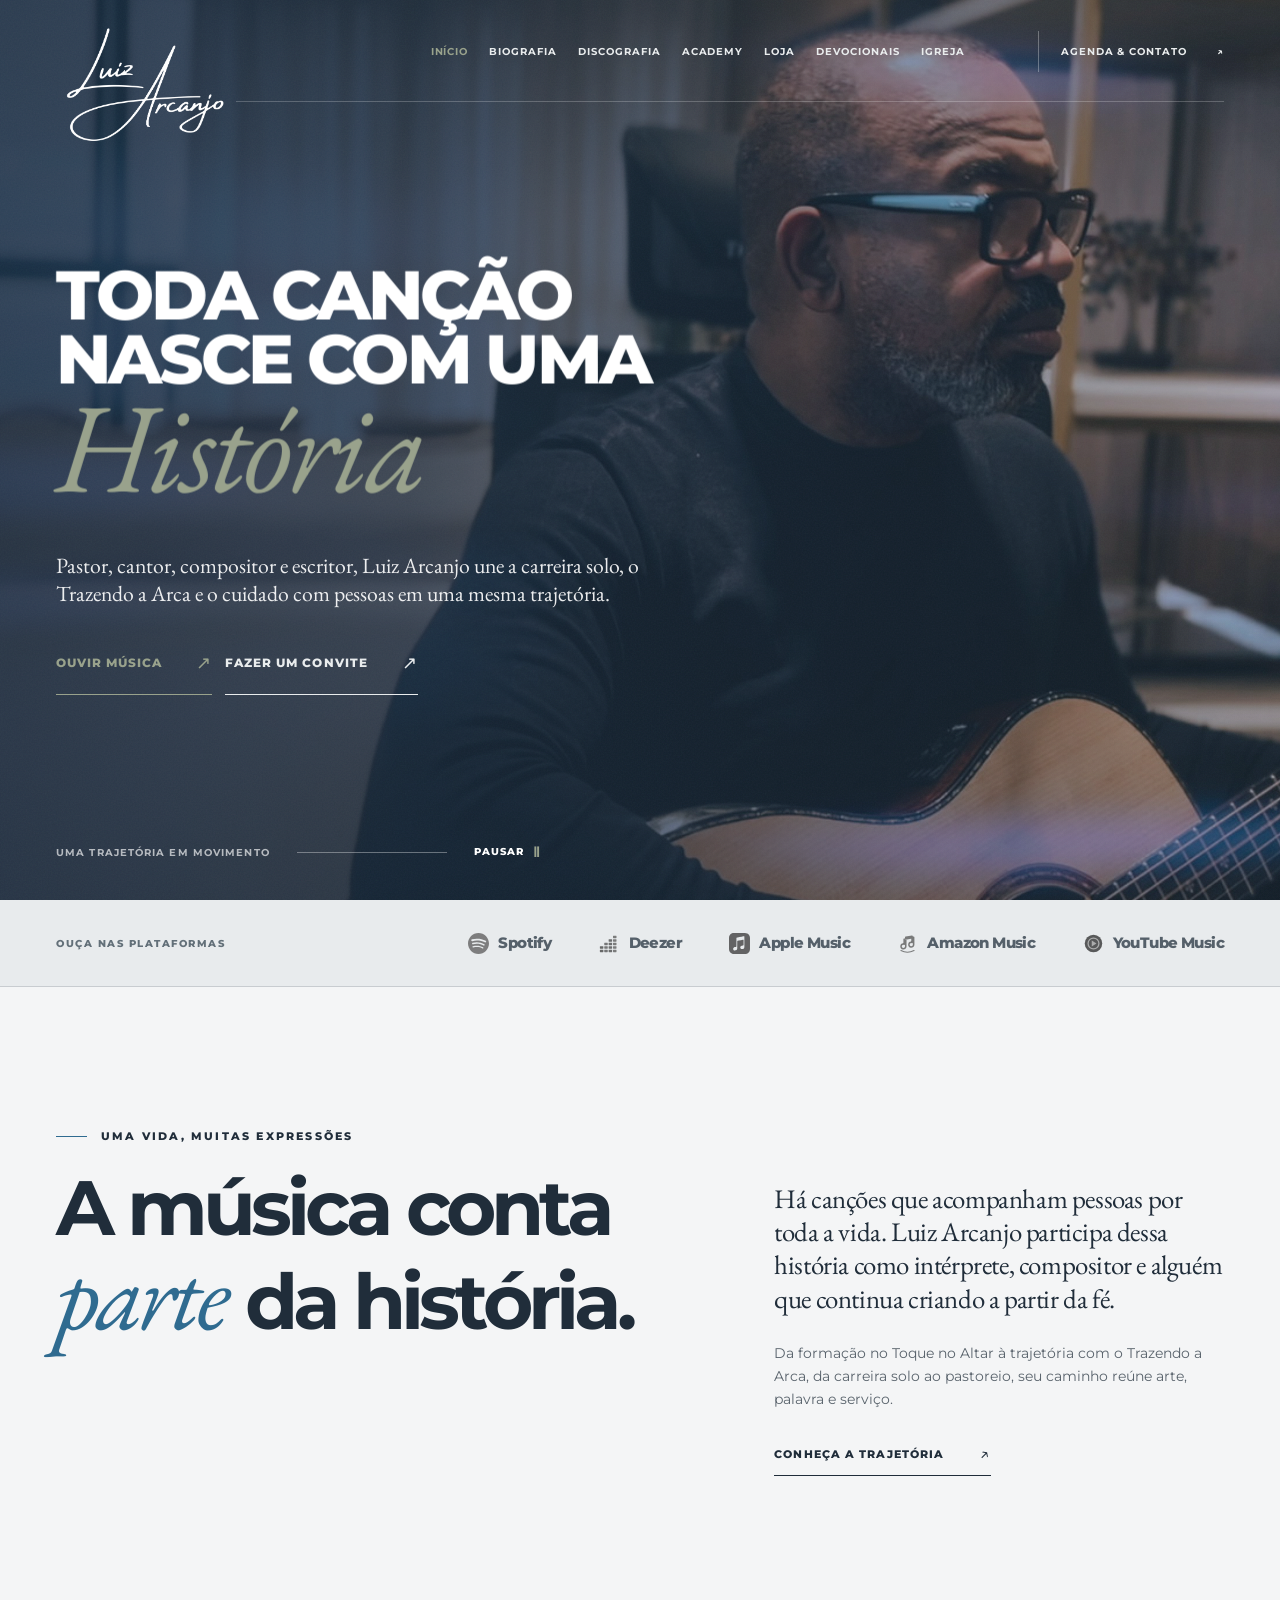
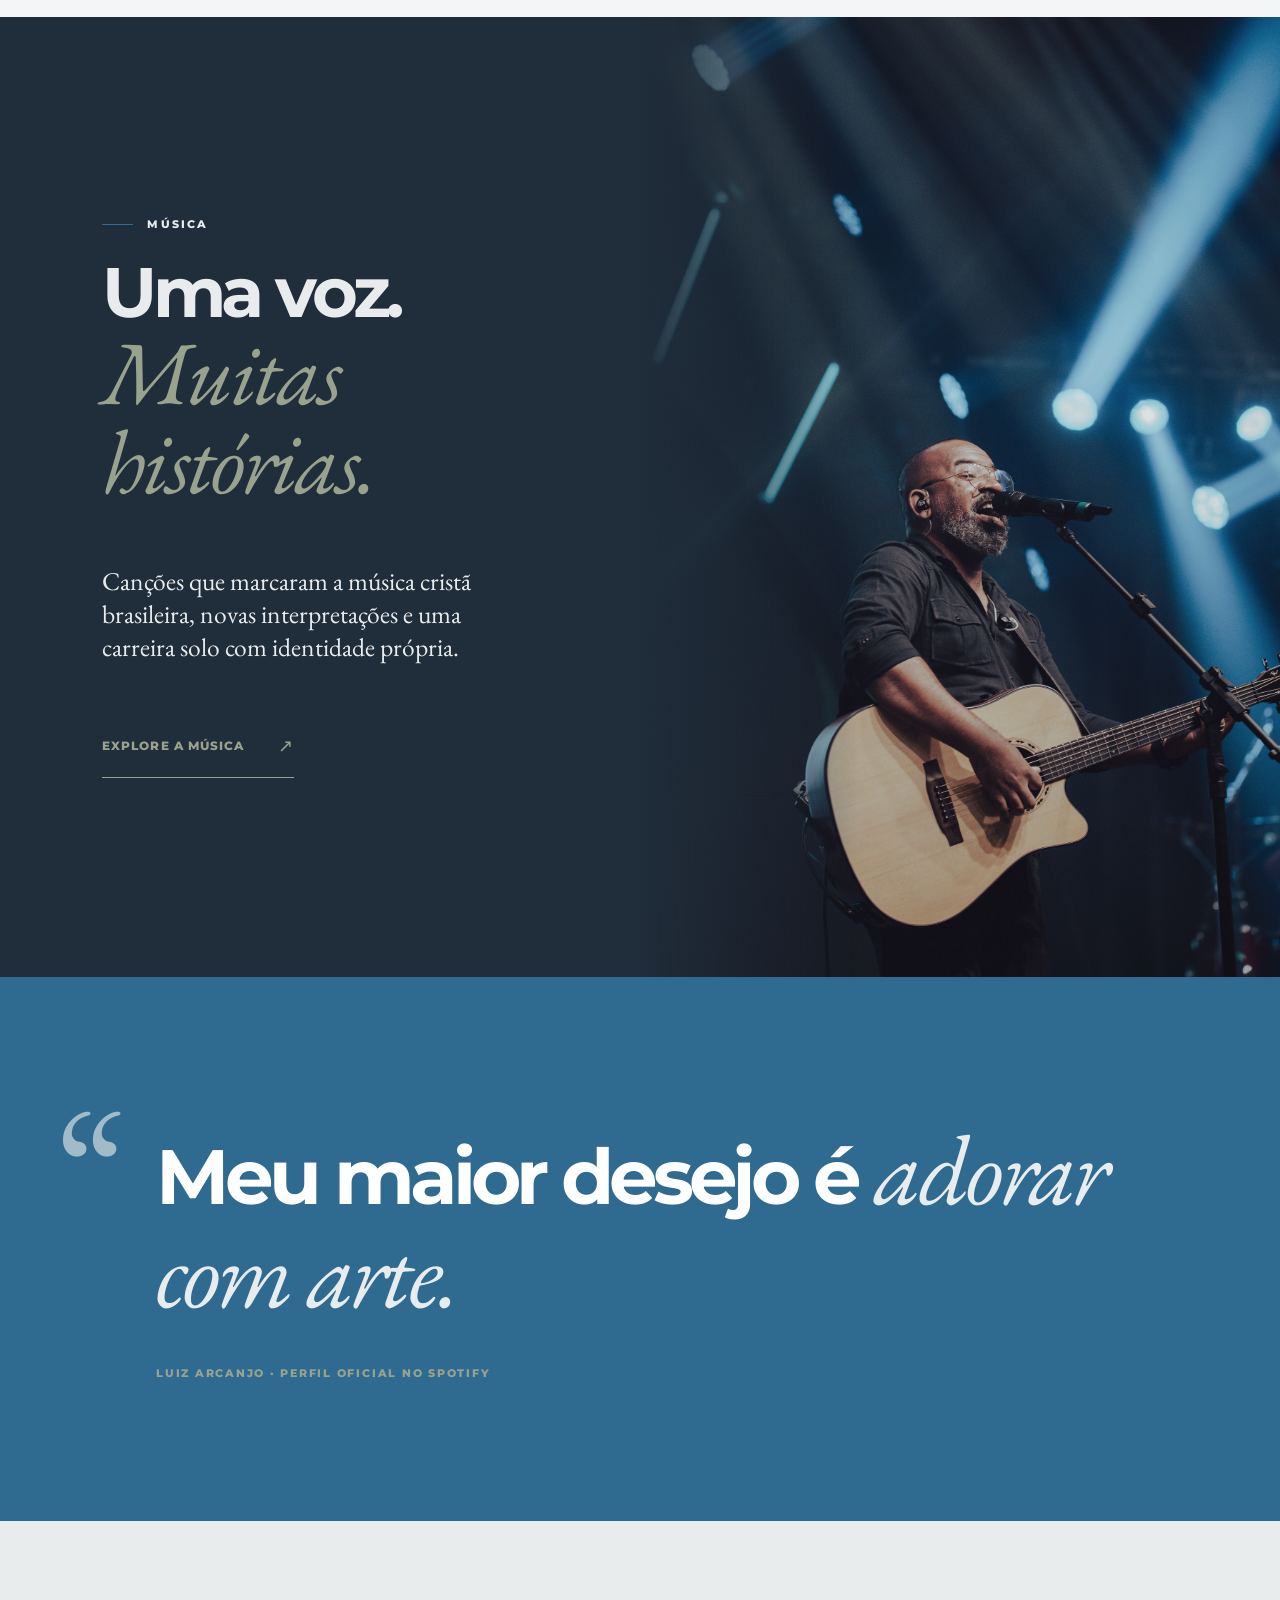
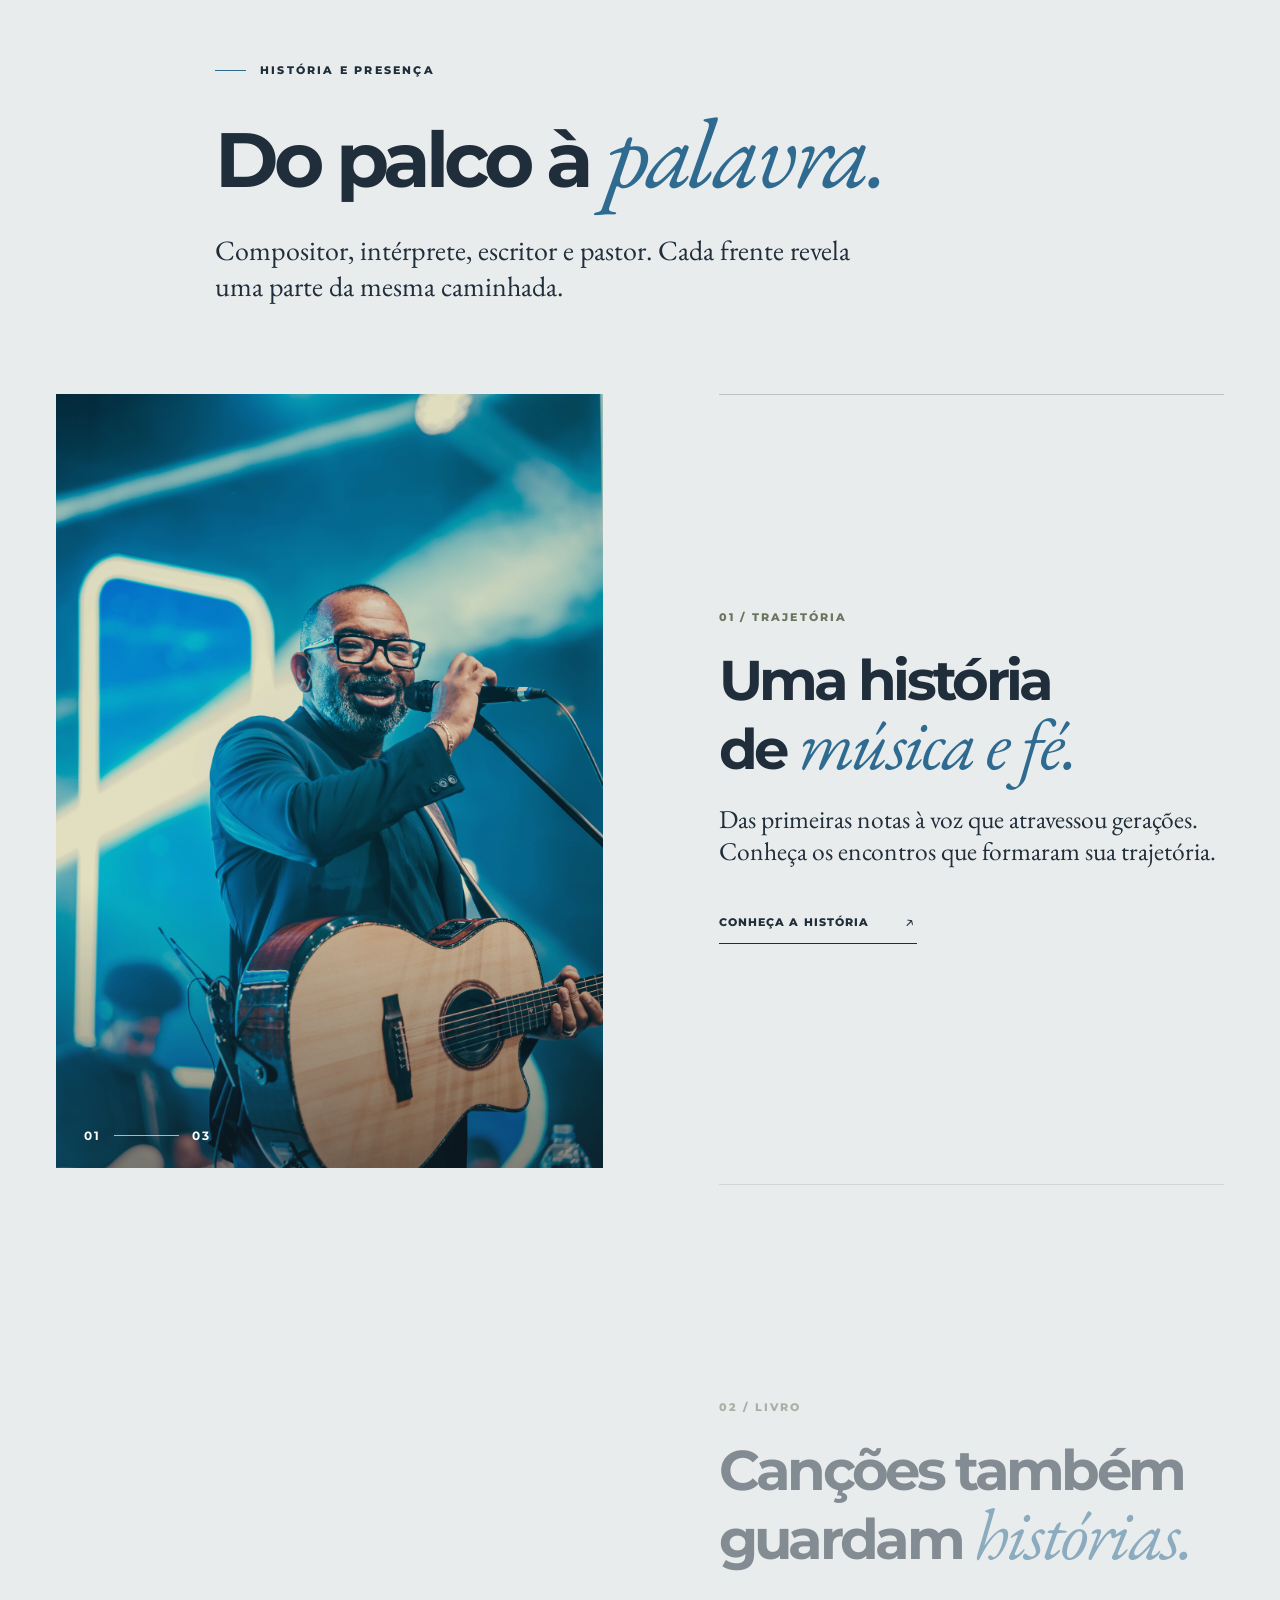
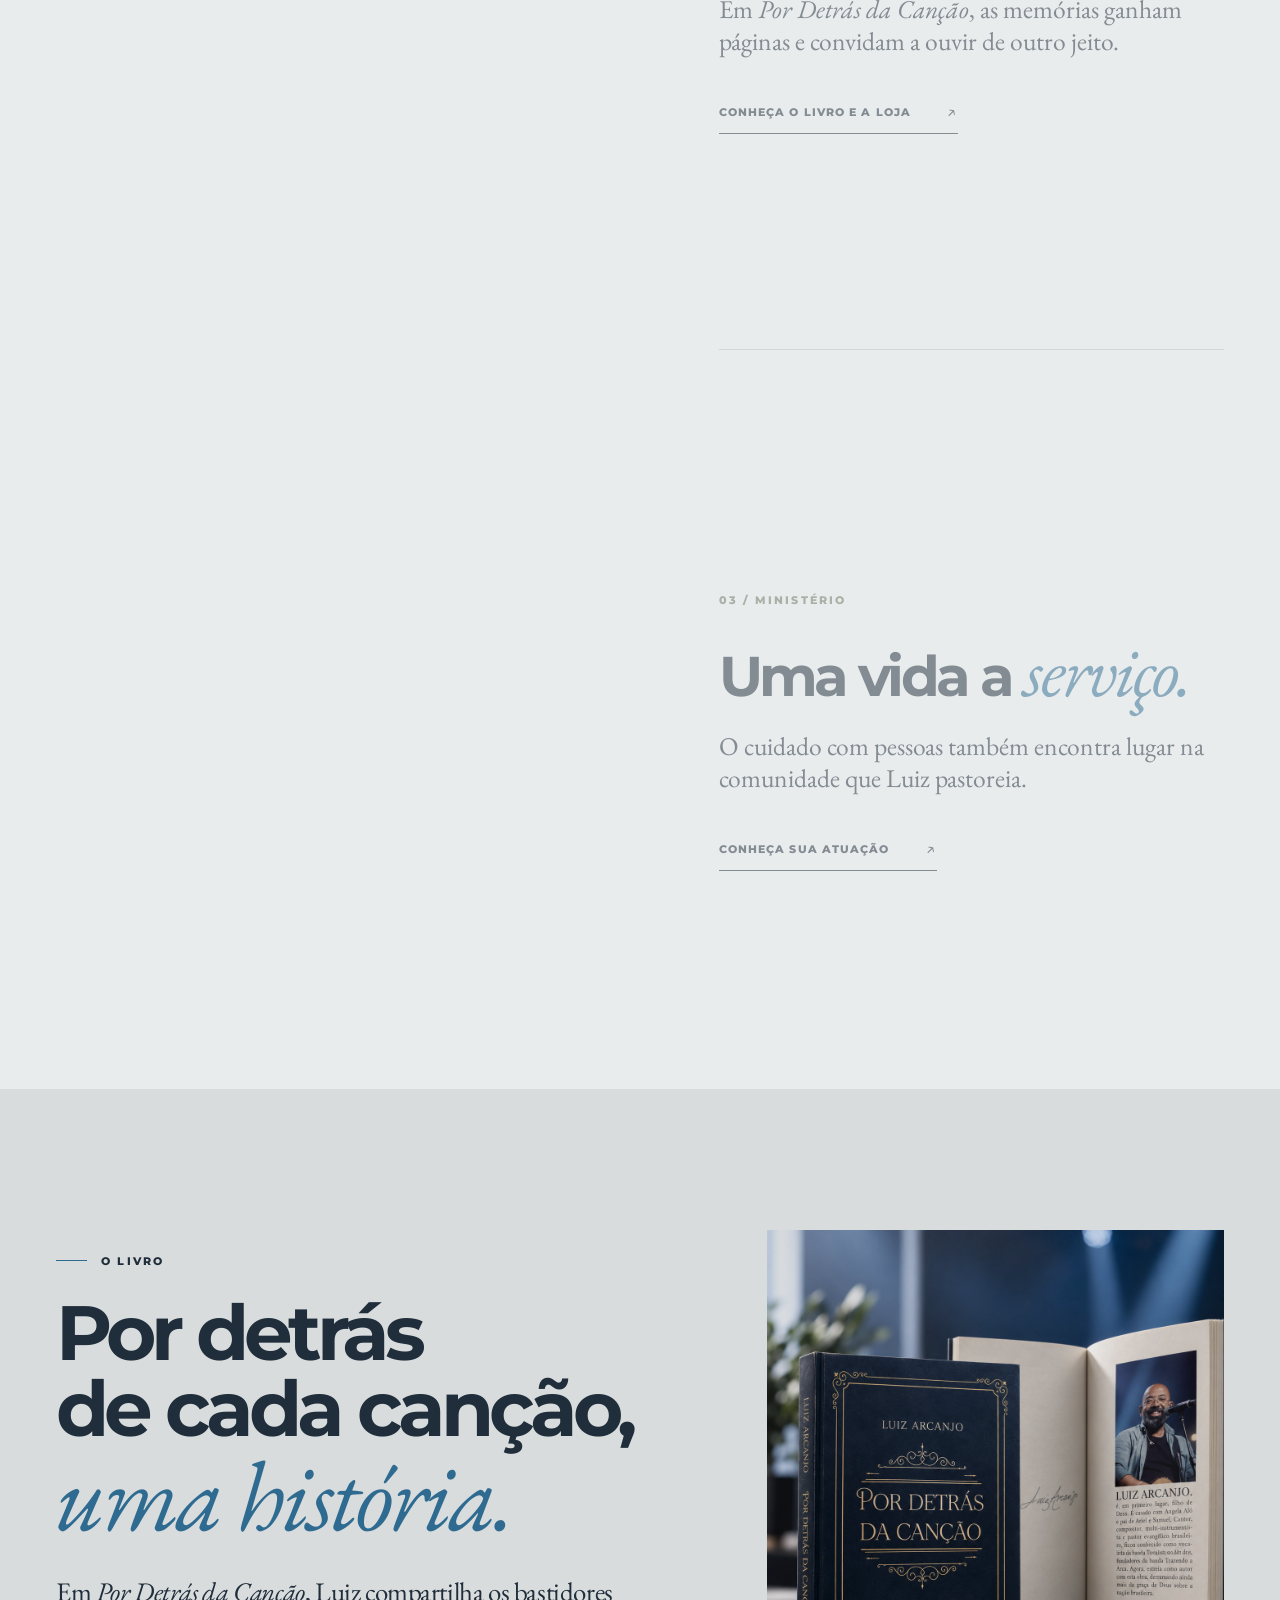
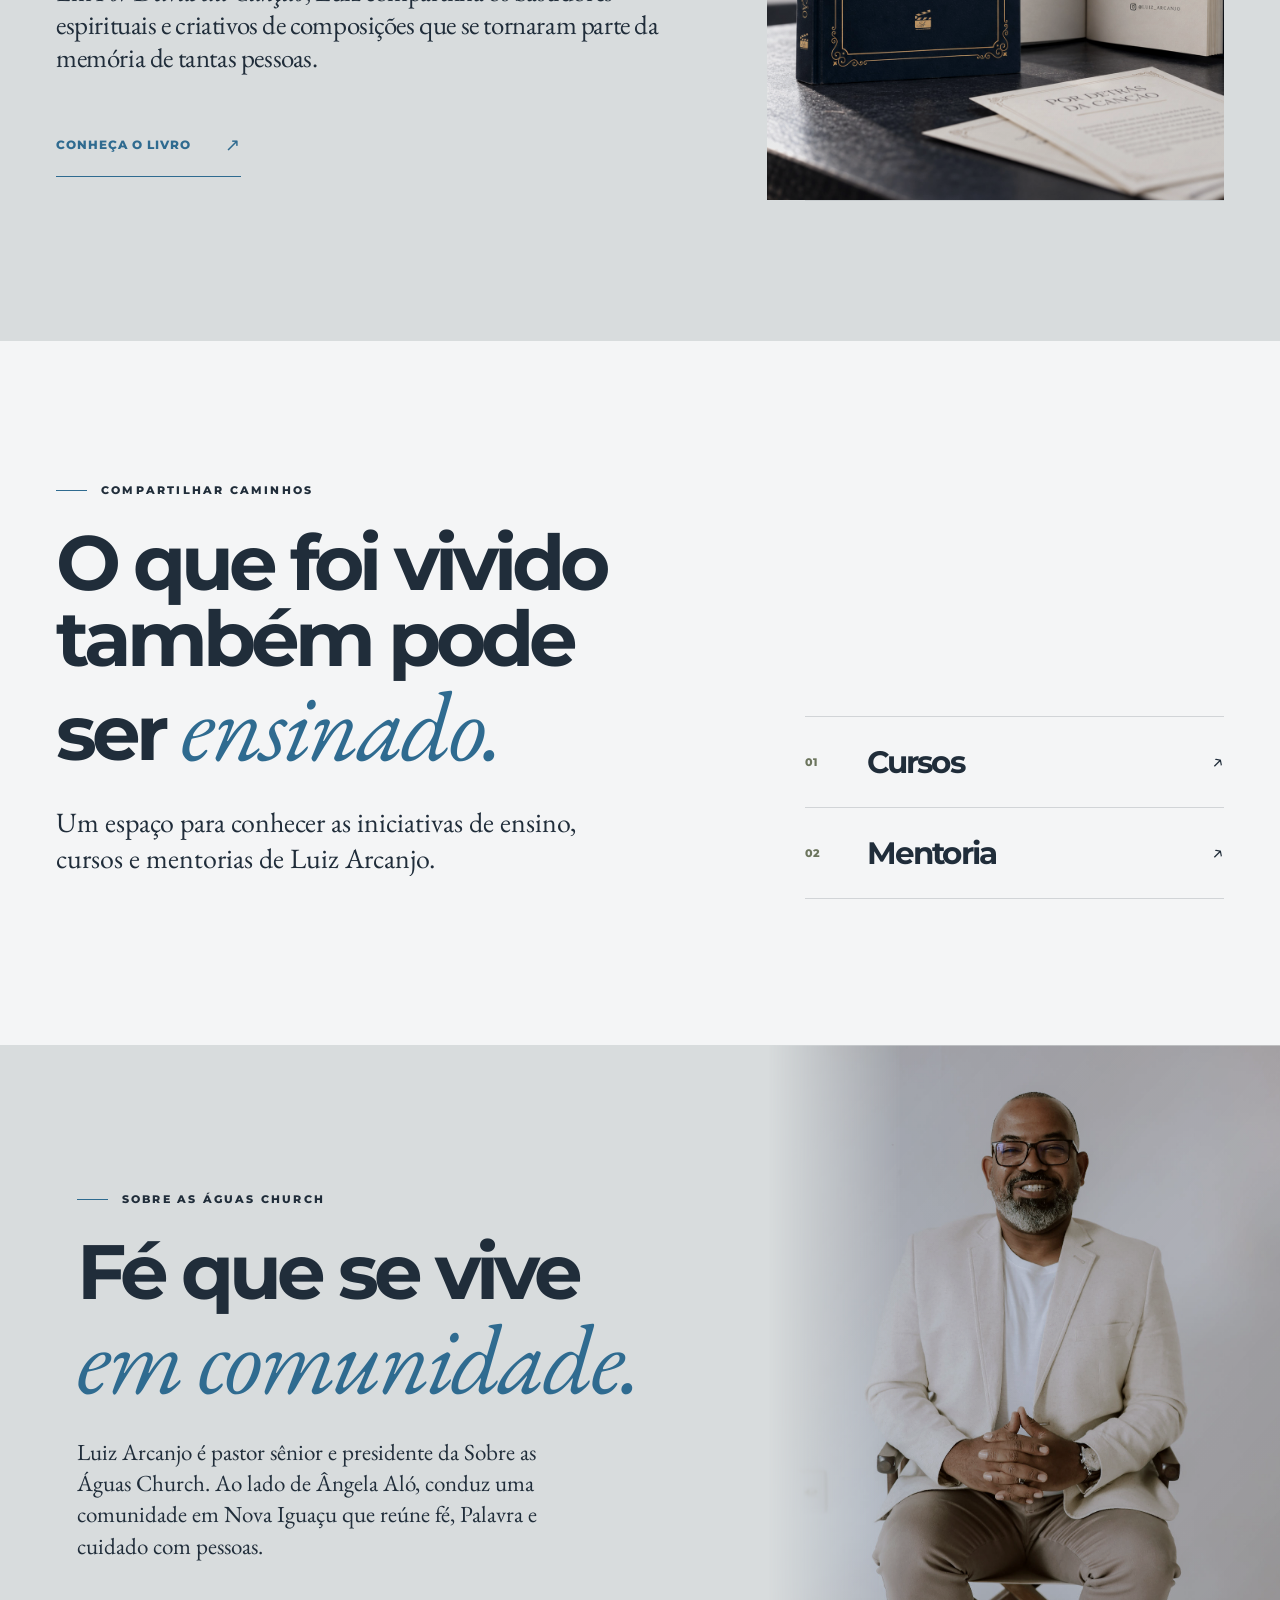
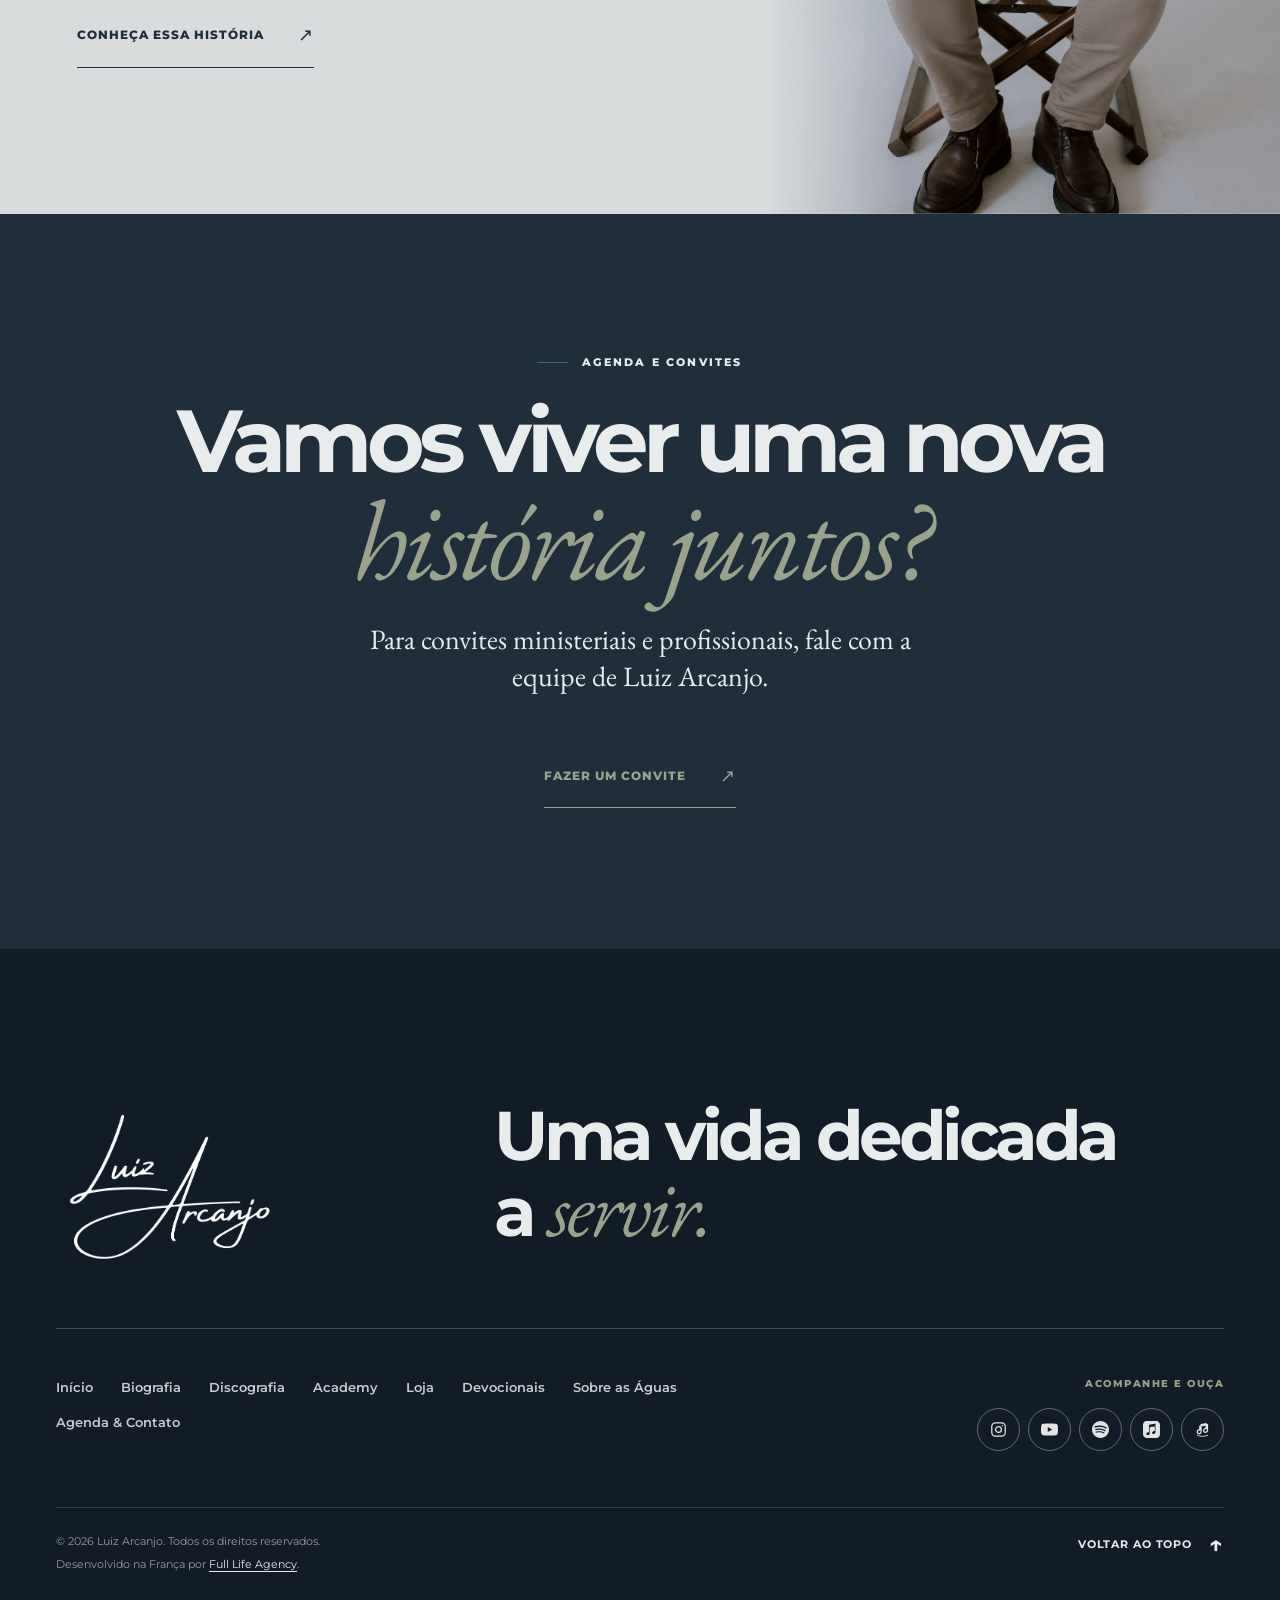
<file: index.html>
<!doctype html>
<html lang="pt-BR">
<head>
  <meta charset="utf-8">
  <meta name="viewport" content="width=device-width, initial-scale=1">
  <meta name="theme-color" content="#202D3A">
  <meta name="description" content="Conheça a música, a trajetória, o livro, o ensino e a atuação pastoral de Luiz Arcanjo.">
  <meta property="og:type" content="website">
  <meta property="og:locale" content="pt_BR">
  <meta property="og:site_name" content="Luiz Arcanjo">
  <meta property="og:title" content="Luiz Arcanjo — site oficial">
  <meta property="og:description" content="Toda canção nasce com uma história. Conheça a música, o livro e a trajetória de Luiz Arcanjo.">
  <meta property="og:image" content="https://luizarcanjo.com/assets/images/open-graph-v3.png">
  <meta property="og:image:type" content="image/png">
  <meta property="og:image:width" content="1200">
  <meta property="og:image:height" content="630">
  <meta property="og:image:alt" content="Luiz Arcanjo — Canções que atravessam gerações">
  <meta name="twitter:card" content="summary_large_image">
  <meta name="twitter:image" content="https://luizarcanjo.com/assets/images/open-graph-v3.png">
  <title>Luiz Arcanjo — site oficial</title>
  <link rel="icon" type="image/png" sizes="32x32" href="/assets/favicon-32.png">
  <link rel="icon" type="image/png" sizes="512x512" href="/assets/favicon-512.png">
  <link rel="apple-touch-icon" sizes="180x180" href="/assets/apple-touch-icon.png">
  <link rel="preconnect" href="https://fonts.googleapis.com">
  <link rel="preconnect" href="https://fonts.gstatic.com" crossorigin>
  <link href="https://fonts.googleapis.com/css2?family=EB+Garamond:ital,wght@0,400;0,500;0,600;1,400;1,500&family=Montserrat:wght@400;500;600;700;800&display=swap" rel="stylesheet">
  <link rel="stylesheet" href="/assets/site.css?v=63">
  <script defer src="/assets/site.js?v=26"></script>
  <script type="application/ld+json">{"@context":"https://schema.org","@type":"Person","name":"Luiz Arcanjo","jobTitle":["Pastor","Cantor","Compositor","Escritor"],"sameAs":["https://open.spotify.com/artist/3jhaArlXRtYY9R7GJrvcZ2","https://www.youtube.com/luizarcanjo","https://www.instagram.com/luiz_arcanjo/"]}</script>
</head>
<body class="page-home" id="topo" data-page="home">
  <div id="site-header"></div>
  <main id="conteudo">
    <section class="hero" aria-label="Apresentação de Luiz Arcanjo">
      <div class="hero__poster"></div>
      <video class="hero__video" id="hero-video" autoplay muted loop playsinline preload="metadata" poster="/assets/images/hero-poster-3.jpg" aria-hidden="true">
        <source data-src="/assets/video/luiz-hero-3.m4v" type="video/mp4">
      </video>
      <div class="hero__shade"></div><div class="hero__grain"></div>
      <div class="shell hero__content">
        <div class="hero__copy">
          <h1 class="hero__title" aria-label="Toda canção nasce com uma história. Que nasce da fé e atravessa gerações. Uma vida dedicada a servir e inspirar pessoas.">
            <span class="hero__phrase hero__phrase--one is-active" data-hero-phrase="0"><span class="hero__phrase-line">Toda canção</span> <span class="hero__phrase-line">nasce com uma</span> <em>História</em></span>
            <span class="hero__phrase hero__phrase--two" data-hero-phrase="1">Que nasce da fé<br> e atravessa <em>gerações</em></span>
            <span class="hero__phrase hero__phrase--three" data-hero-phrase="2">Uma vida dedicada<br> a servir e <em>inspirar pessoas</em></span>
          </h1>
          <p class="hero__lead">Pastor, cantor, compositor e escritor, Luiz Arcanjo une a carreira solo, o Trazendo a Arca e o cuidado com pessoas em uma mesma trajetória.</p>
          <div class="button-row">
            <a class="button button--gold" href="/musica/"><span>Ouvir música</span><span aria-hidden="true">↗︎</span></a>
            <a class="button button--outline" href="/contato/#mensagem"><span>Fazer um convite</span><span aria-hidden="true">↗︎</span></a>
          </div>
        </div>
      </div>
      <div class="hero__bottom shell">
        <span>Uma trajetória em movimento</span>
        <div class="hero__progress" aria-hidden="true"><span id="hero-progress"></span></div>
        <button type="button" id="hero-toggle" aria-label="Pausar vídeo">Pausar <span aria-hidden="true">Ⅱ</span></button>
      </div>
    </section>
    <div class="platform-bar">
      <div class="shell platform-bar__inner">
        <span>Ouça nas plataformas</span>
        <a href="https://open.spotify.com/artist/3jhaArlXRtYY9R7GJrvcZ2" target="_blank" rel="noopener"><img src="/assets/images/spotify-icon.svg" alt="">Spotify</a>
        <a href="https://www.deezer.com/artist/5162481" target="_blank" rel="noopener"><img src="/assets/images/deezer-icon.svg" alt="">Deezer</a>
        <a href="https://music.apple.com/us/artist/luiz-arcanjo/1506654862" target="_blank" rel="noopener"><img src="/assets/images/applemusic-icon.svg" alt="">Apple Music</a>
        <a href="https://music.amazon.com.br/artists/B004YRIFEI/luiz-arcanjo" target="_blank" rel="noopener"><img src="/assets/images/amazonmusic-icon.svg" alt="">Amazon Music</a>
        <a href="https://music.youtube.com/channel/UCUAmzBqyLwVIneS-sEGQVTQ" target="_blank" rel="noopener"><img src="/assets/images/youtubemusic-icon.svg" alt="">YouTube Music</a>
      </div>
    </div>
    <section class="section-pad intro-section">
      <div class="shell intro-grid">
        <div data-reveal>
          <p class="eyebrow"><span class="eyebrow__rule"></span>Uma vida, muitas expressões</p>
          <h2 class="display-title">A música conta <em>parte</em> da história.</h2>
        </div>
        <div class="intro-grid__copy" data-reveal>
          <p class="lead-serif">Há canções que acompanham pessoas por toda a vida. Luiz Arcanjo participa dessa história como intérprete, compositor e alguém que continua criando a partir da fé.</p>
          <p>Da formação no Toque no Altar à trajetória com o Trazendo a Arca, da carreira solo ao pastoreio, seu caminho reúne arte, palavra e serviço.</p>
          <a class="text-link" href="/historia/">Conheça a trajetória <span aria-hidden="true">↗︎</span></a>
        </div>
      </div>
    </section>
    <section class="image-feature image-feature--music">
      <div class="image-feature__visual photo"><img src="/assets/images/singer-nwb36.jpg" alt="Luiz Arcanjo cantando e tocando violão sob luz azul" loading="lazy"></div>
      <div class="image-feature__content" data-reveal>
        <p class="eyebrow"><span class="eyebrow__rule"></span>Música</p>
        <h2>Uma voz.<br><em>Muitas histórias.</em></h2>
        <p>Canções que marcaram a música cristã brasileira, novas interpretações e uma carreira solo com identidade própria.</p>
        <a class="button button--moss" href="/musica/"><span>Explore a música</span><span aria-hidden="true">↗︎</span></a>
      </div>
    </section>
    <section class="quote-section section-pad">
      <div class="shell quote-grid" data-reveal>
        <span class="quote-mark" aria-hidden="true">“</span>
        <blockquote>Meu maior desejo é <em>adorar com arte.</em></blockquote>
        <span class="quote-caption">Luiz Arcanjo · perfil oficial no Spotify</span>
      </div>
    </section>
    <section class="story-journey section--ivory" id="jornada">
      <div class="shell section-head" data-reveal>
        <p class="eyebrow"><span class="eyebrow__rule"></span>História e presença</p>
        <h2 class="display-title">Do palco à <em>palavra.</em></h2>
        <p>Compositor, intérprete, escritor e pastor. Cada frente revela uma parte da mesma caminhada.</p>
      </div>
      <div class="shell story-journey__grid">
        <div class="story-journey__visual" aria-hidden="true">
          <div class="story-journey__frame">
            <img class="is-active" src="/assets/images/story-stage-1.jpg" alt="" loading="lazy">
            <img src="/assets/images/story-stage-2.jpg" alt="" loading="lazy">
            <img src="/assets/images/story-stage-3.jpg" alt="" loading="lazy">
            <span class="story-journey__counter">01 <i></i> 03</span>
          </div>
        </div>
        <div class="story-journey__chapters">
          <article class="story-chapter is-active" data-story-chapter="0">
            <div class="story-chapter__mobile-photo photo"><img src="/assets/images/story-stage-1.jpg" alt="Luiz Arcanjo cantando ao microfone sob luz azul" loading="lazy"></div>
            <span class="story-chapter__number">01 / Trajetória</span>
            <h3><span class="mobile-title-line mobile-title-keep">Uma história de</span> <em class="mobile-title-line mobile-title-keep">música e fé.</em></h3>
            <p>Das primeiras notas à voz que atravessou gerações. Conheça os encontros que formaram sua trajetória.</p>
            <a class="text-link" href="/historia/">Conheça a história <span aria-hidden="true">↗︎</span></a>
          </article>
          <article class="story-chapter" data-story-chapter="1">
            <div class="story-chapter__mobile-photo photo"><img src="/assets/images/story-stage-2.jpg" alt="Luiz Arcanjo cantando com violão sob luzes coloridas" loading="lazy"></div>
            <span class="story-chapter__number">02 / Livro</span>
            <h3>Canções também guardam <em>histórias.</em></h3>
            <p>Em <cite>Por Detrás da Canção</cite>, as memórias ganham páginas e convidam a ouvir de outro jeito.</p>
            <a class="text-link" href="/livro/">Conheça o livro e a loja <span aria-hidden="true">↗︎</span></a>
          </article>
          <article class="story-chapter" data-story-chapter="2">
            <div class="story-chapter__mobile-photo photo"><img src="/assets/images/story-stage-3.jpg" alt="Luiz Arcanjo cantando e tocando violão" loading="lazy"></div>
            <span class="story-chapter__number">03 / Ministério</span>
            <h3><span class="mobile-title-line mobile-title-keep">Uma vida a</span> <em class="mobile-title-line">serviço.</em></h3>
            <p>O cuidado com pessoas também encontra lugar na comunidade que Luiz pastoreia.</p>
            <a class="text-link" href="/igreja/">Conheça sua atuação <span aria-hidden="true">↗︎</span></a>
          </article>
        </div>
      </div>
    </section>
    <section class="book-feature section-pad">
      <div class="shell book-feature__grid">
        <div class="book-feature__copy" data-reveal>
          <p class="eyebrow"><span class="eyebrow__rule"></span>O livro</p>
          <h2 class="display-title">Por detrás de cada canção,<br><em>uma história.</em></h2>
          <p class="lead-serif">Em <cite>Por Detrás da Canção</cite>, Luiz compartilha os bastidores espirituais e criativos de composições que se tornaram parte da memória de tantas pessoas.</p>
          <a class="button button--dark" href="/livro/"><span>Conheça o livro</span><span aria-hidden="true">↗︎</span></a>
        </div>
        <div class="book-feature__visual photo" data-reveal><img src="/assets/images/book-editorial.jpg" alt="Livro Por Detrás da Canção, de Luiz Arcanjo, em composição editorial" loading="lazy"></div>
      </div>
    </section>
    <section class="teaching-section section-pad">
      <div class="shell teaching-grid">
        <div data-reveal>
          <p class="eyebrow"><span class="eyebrow__rule"></span>Compartilhar caminhos</p>
          <h2 class="display-title">O que foi vivido também pode ser <em>ensinado.</em></h2>
          <p>Um espaço para conhecer as iniciativas de ensino, cursos e mentorias de Luiz Arcanjo.</p>
        </div>
        <div class="teaching-links" data-reveal>
          <a href="/cursos/#cursos"><span>01</span><strong>Cursos</strong><span aria-hidden="true">↗︎</span></a>
          <a href="/cursos/#mentoria"><span>02</span><strong>Mentoria</strong><span aria-hidden="true">↗︎</span></a>
        </div>
      </div>
    </section>
    <section class="church-feature section-pad">
      <div class="church-feature__image photo"><img src="/assets/images/church-portrait-9220.jpg" alt="Pastor Luiz Arcanjo em retrato de estúdio" loading="lazy"></div>
      <div class="church-feature__content" data-reveal>
        <p class="eyebrow"><span class="eyebrow__rule"></span>Sobre as Águas Church</p>
        <h2 class="display-title"><span class="mobile-title-line">Fé que se vive</span><br class="desktop-title-break"> <em class="mobile-title-line mobile-title-keep">em comunidade.</em></h2>
        <p>Luiz Arcanjo é pastor sênior e presidente da Sobre as Águas Church. Ao lado de Ângela Aló, conduz uma comunidade em Nova Iguaçu que reúne fé, Palavra e cuidado com pessoas.</p>
        <a class="button button--outline" href="/igreja/"><span>Conheça essa história</span><span aria-hidden="true">↗︎</span></a>
      </div>
    </section>
    <section class="final-cta section-pad">
      <div class="shell final-cta__inner" data-reveal>
        <p class="eyebrow"><span class="eyebrow__rule"></span>Agenda e convites</p>
        <h2>Vamos viver uma nova<br><em>história juntos?</em></h2>
        <p>Para convites ministeriais e profissionais, fale com a equipe de Luiz Arcanjo.</p>
        <a class="button button--gold" href="/contato/#mensagem"><span>Fazer um convite</span><span aria-hidden="true">↗︎</span></a>
      </div>
    </section>
  </main>
  <div id="site-footer"></div>
</body>
</html>
</file>
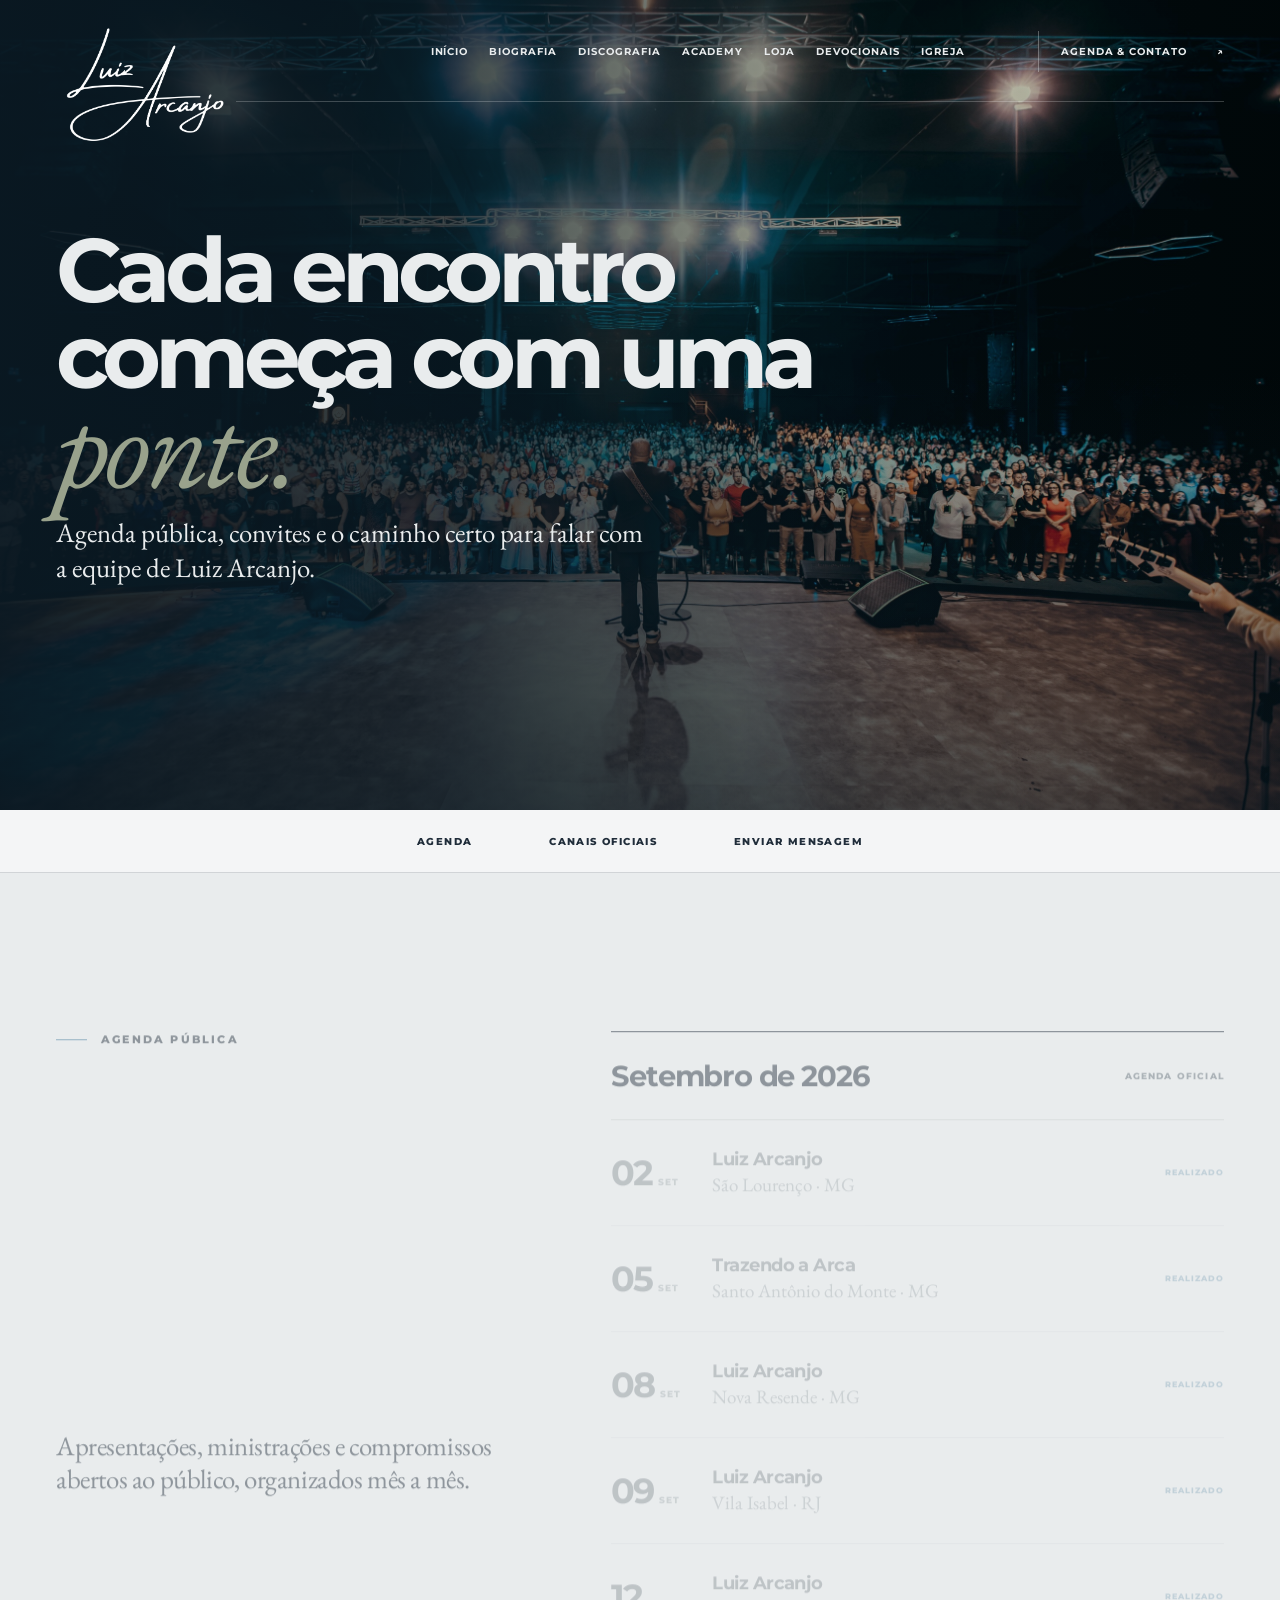
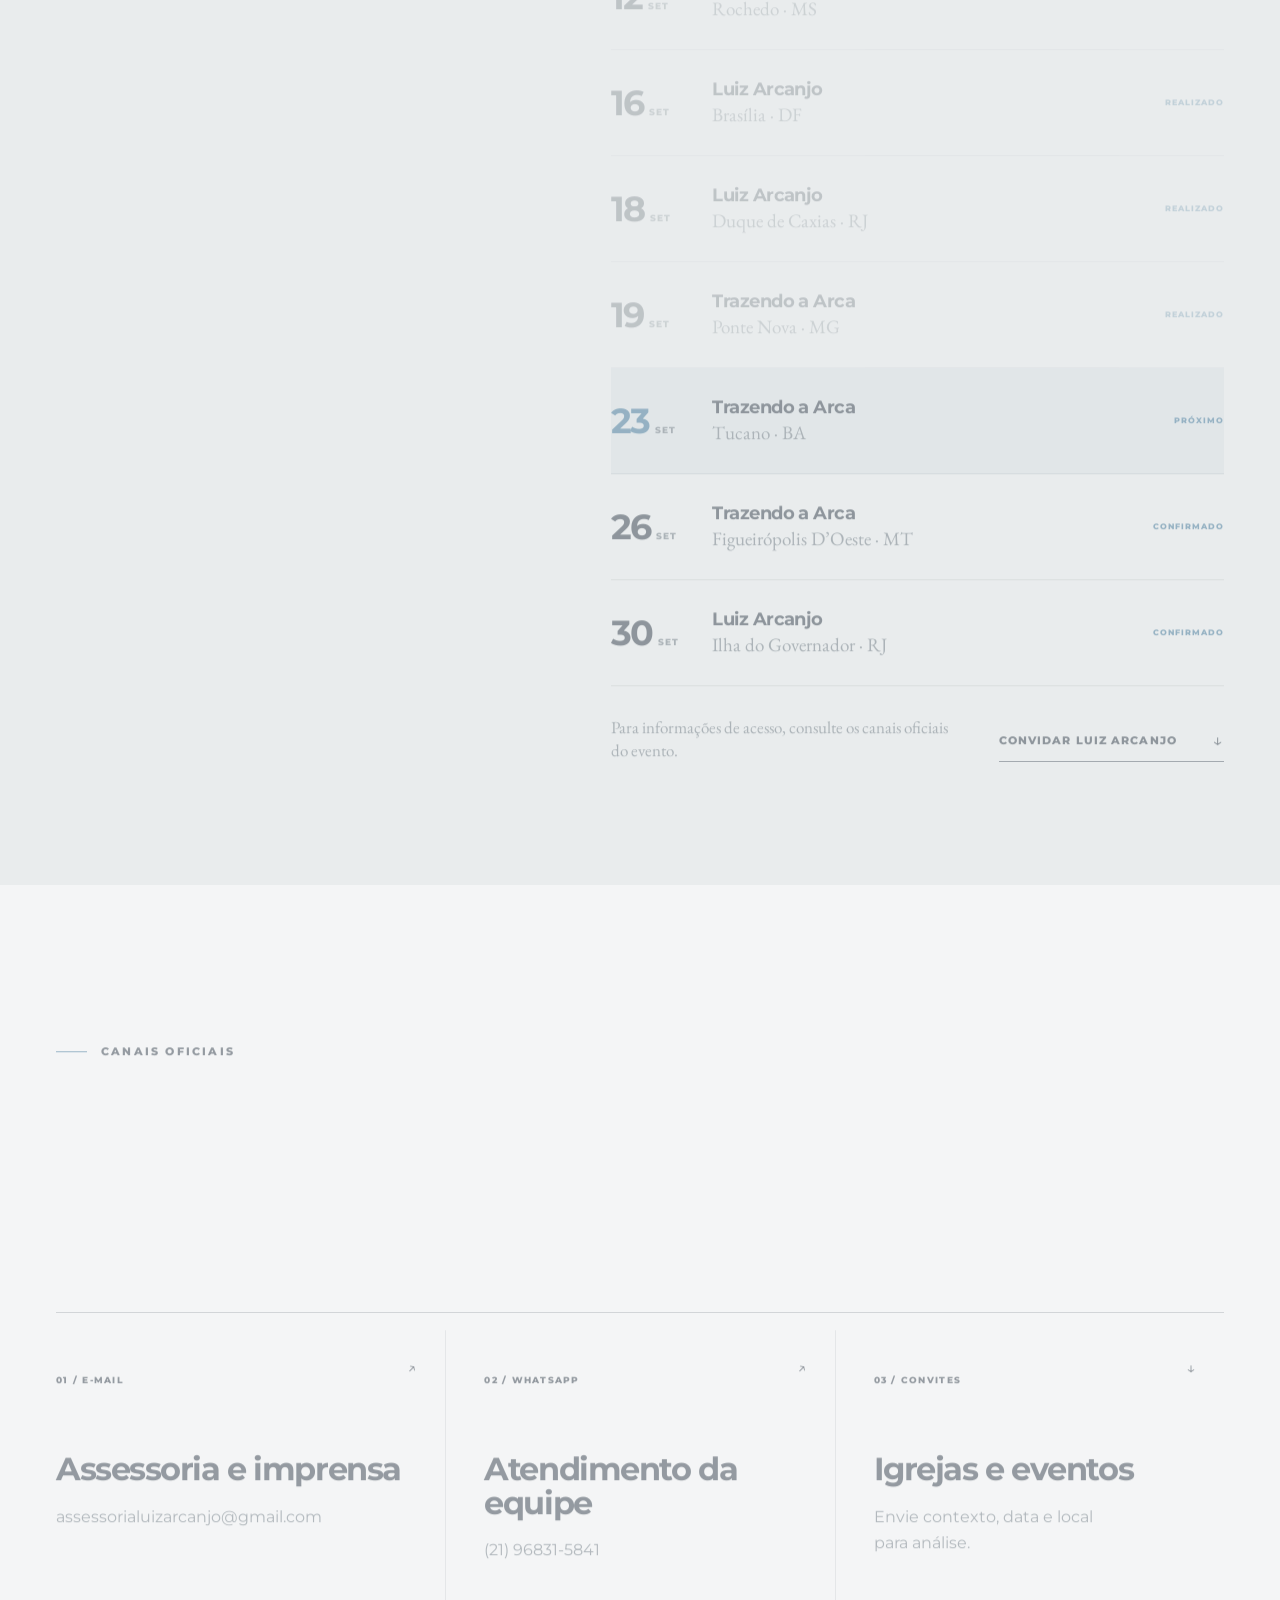
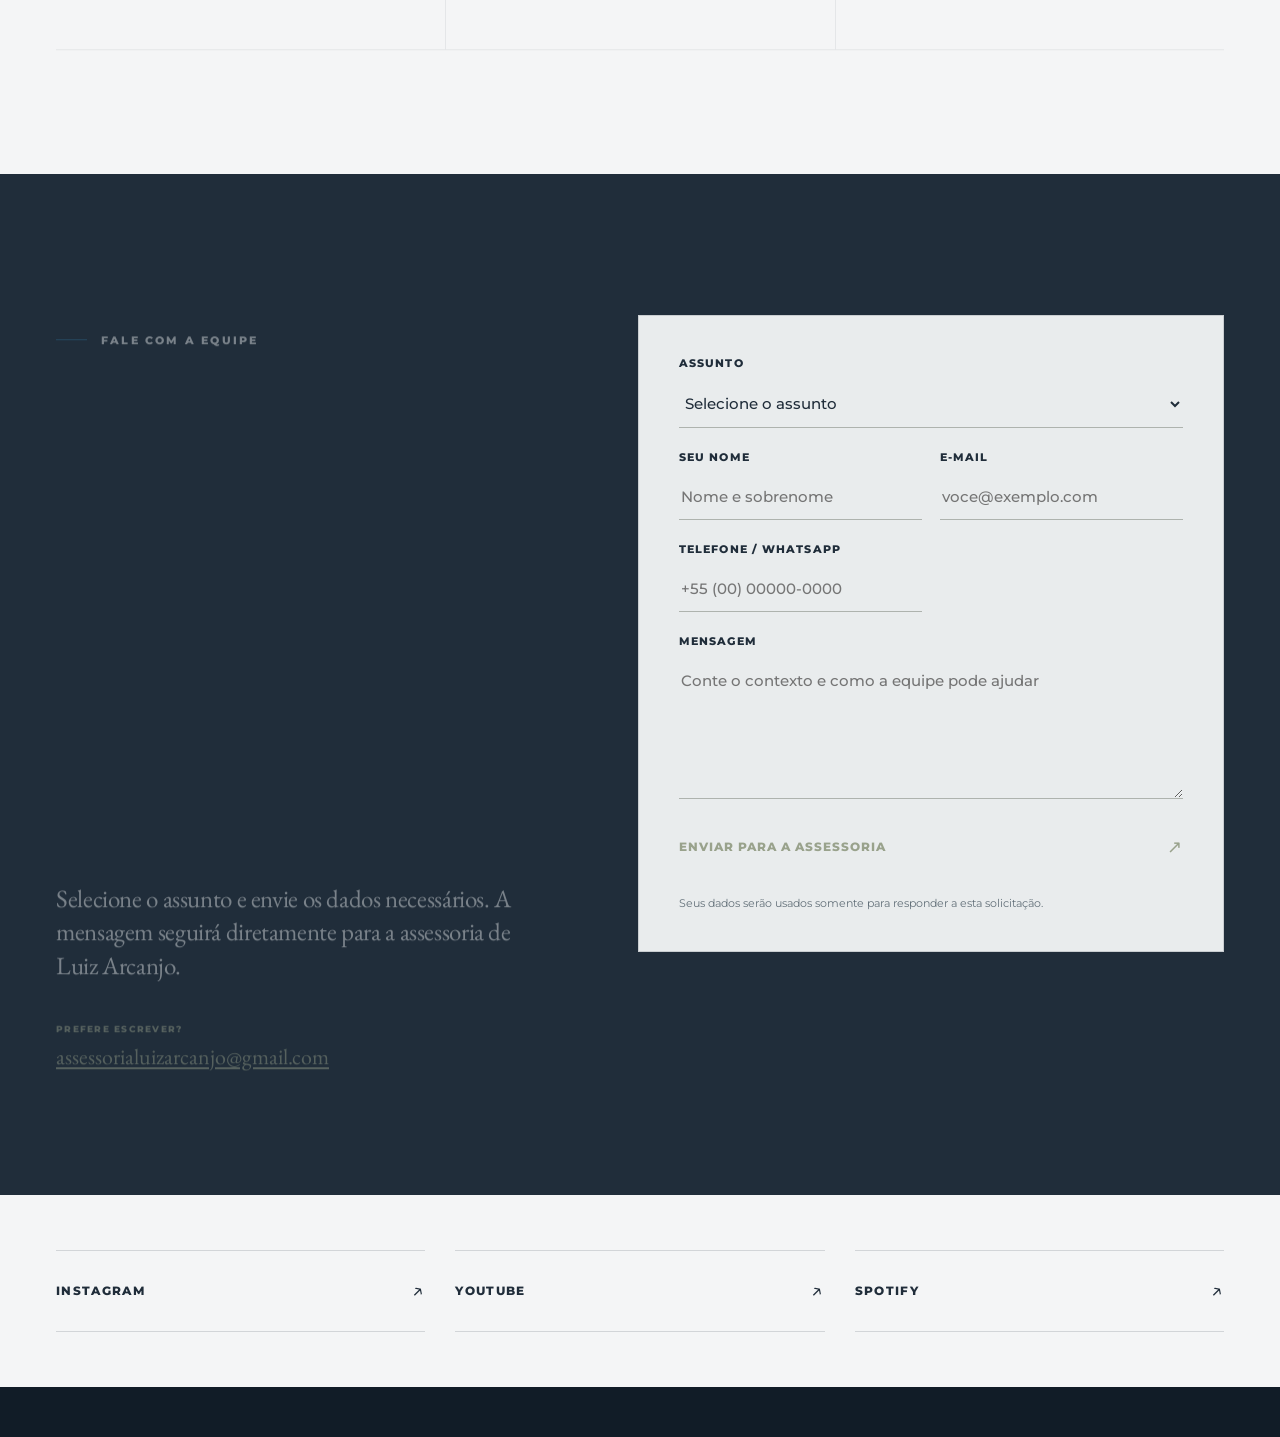
<file: agenda/index.html>
<!doctype html><html lang="pt-BR"><head><meta charset="utf-8"><meta name="viewport" content="width=device-width,initial-scale=1"><meta name="robots" content="noindex,follow"><link rel="canonical" href="/contato/#agenda"><meta http-equiv="refresh" content="0;url=/contato/#agenda"><title>Redirecionando | Luiz Arcanjo</title></head><body><p>Esta página agora está em <a href="/contato/#agenda">/contato/#agenda</a>.</p></body></html>
</file>
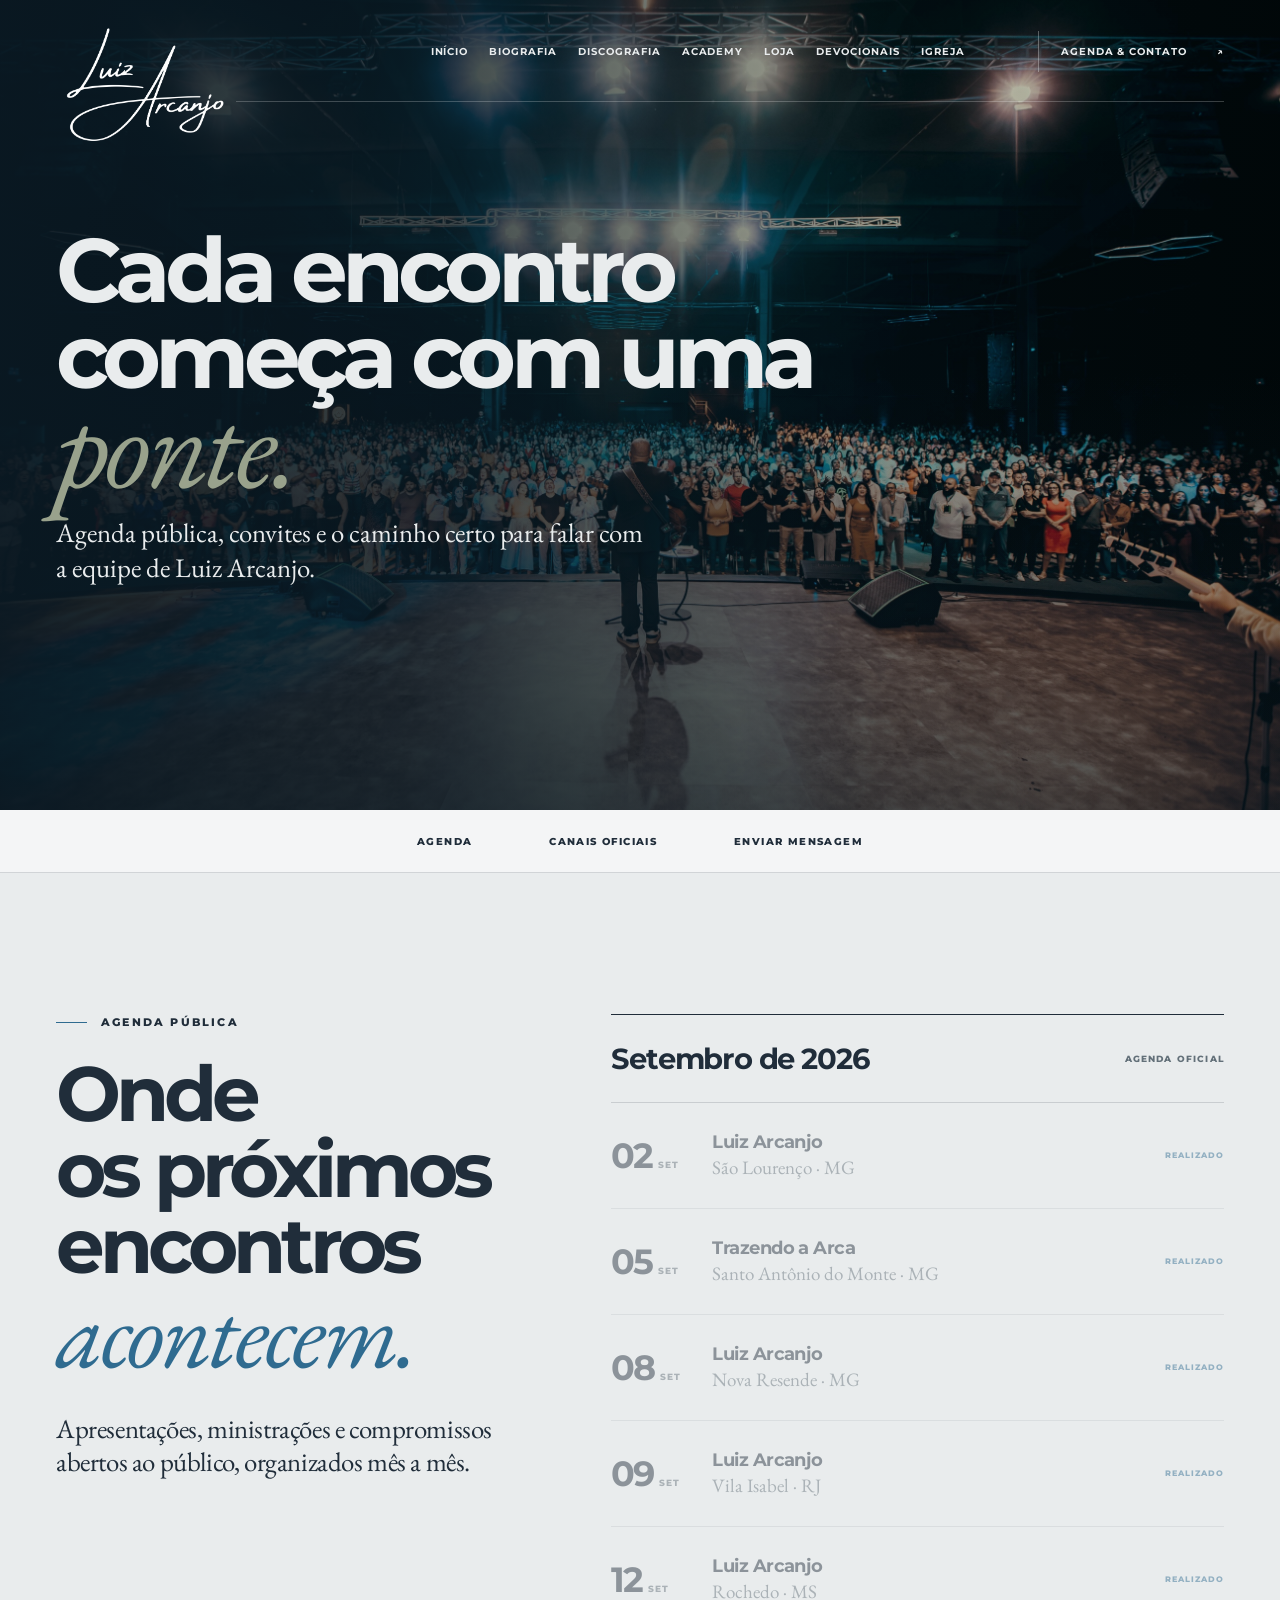
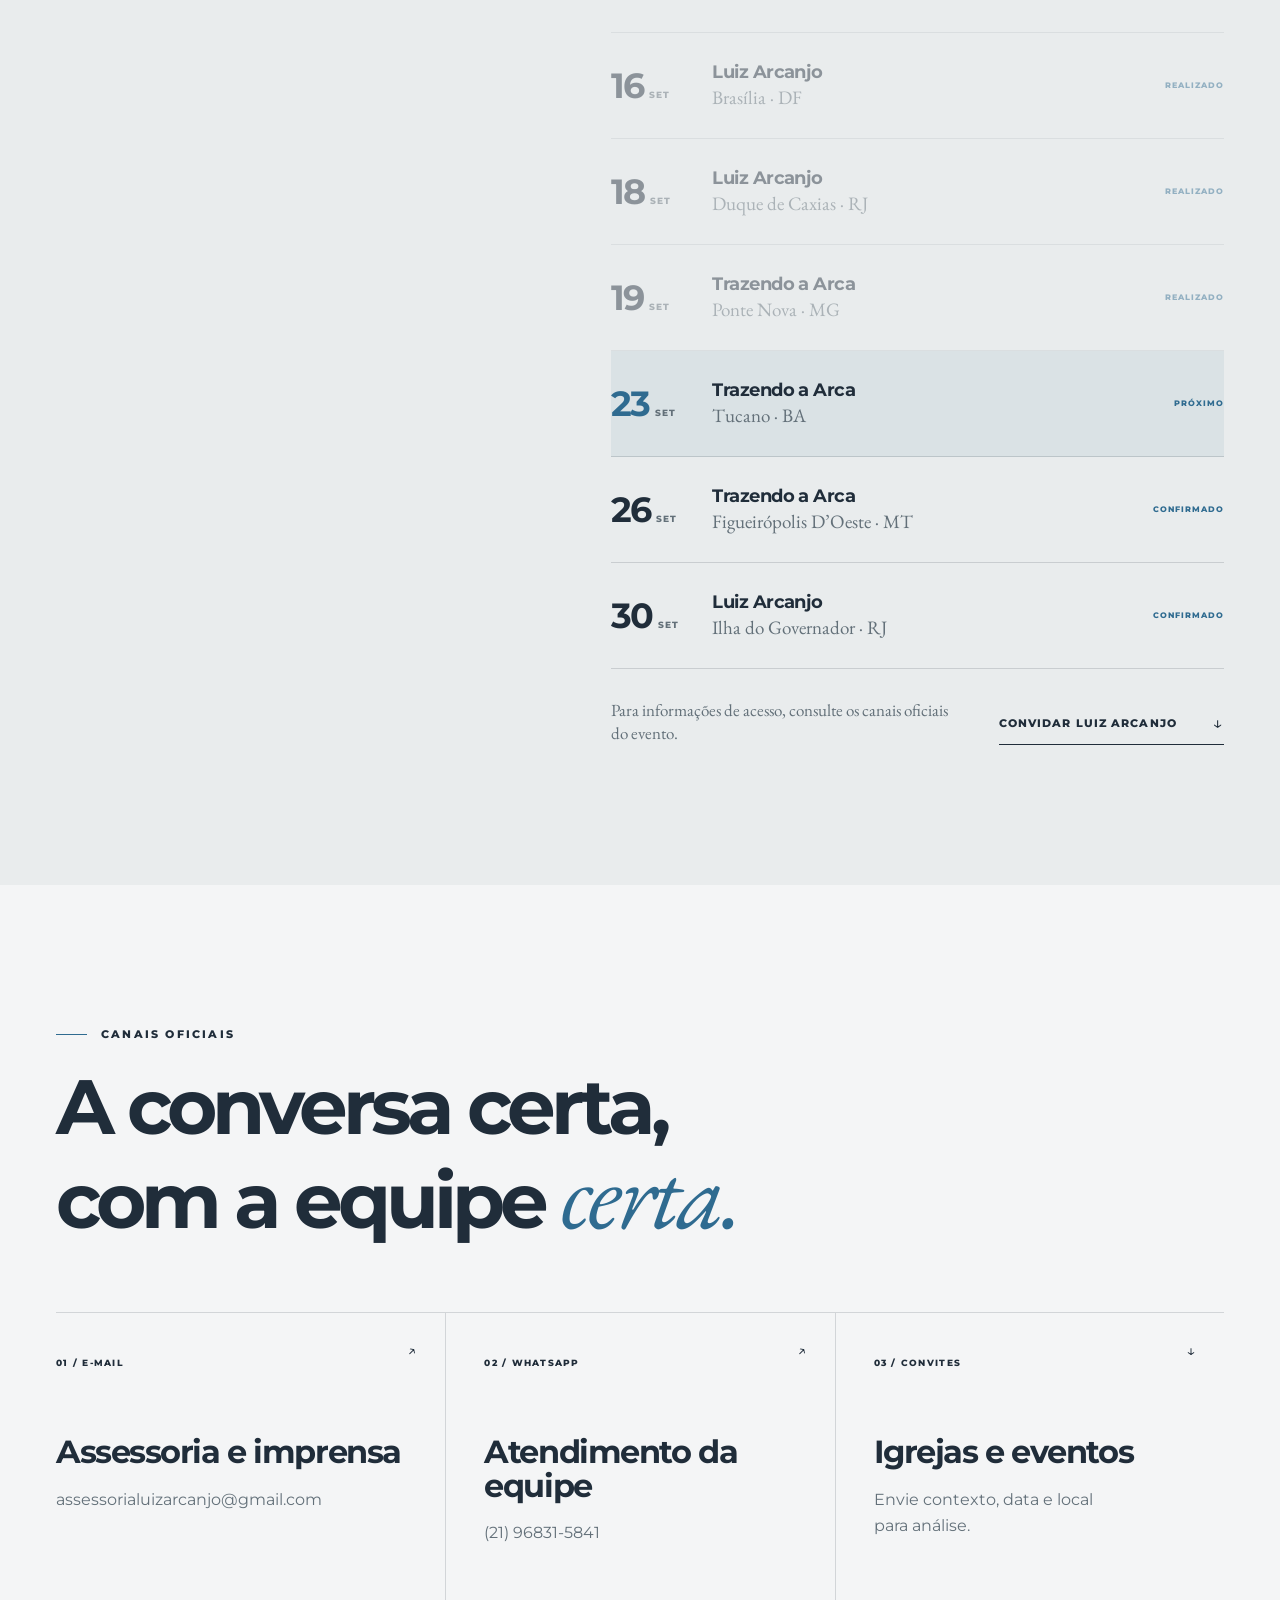
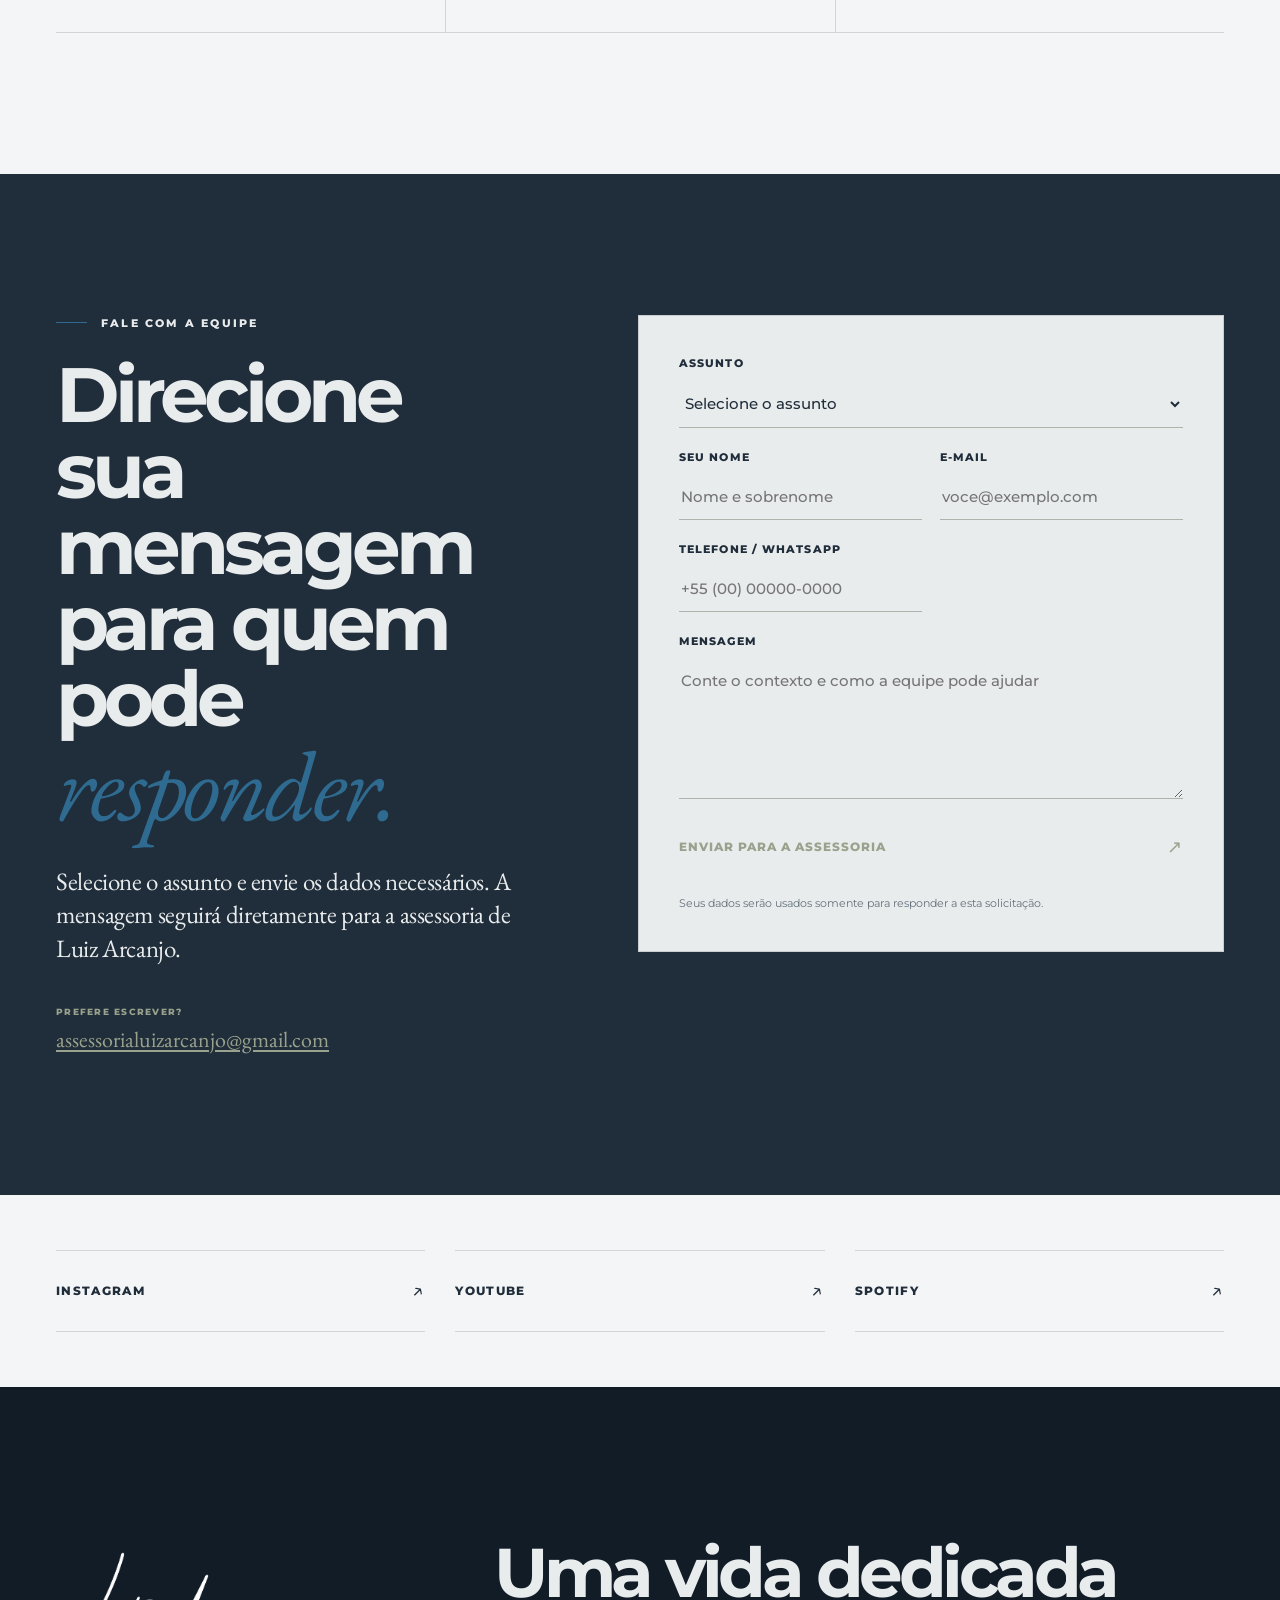
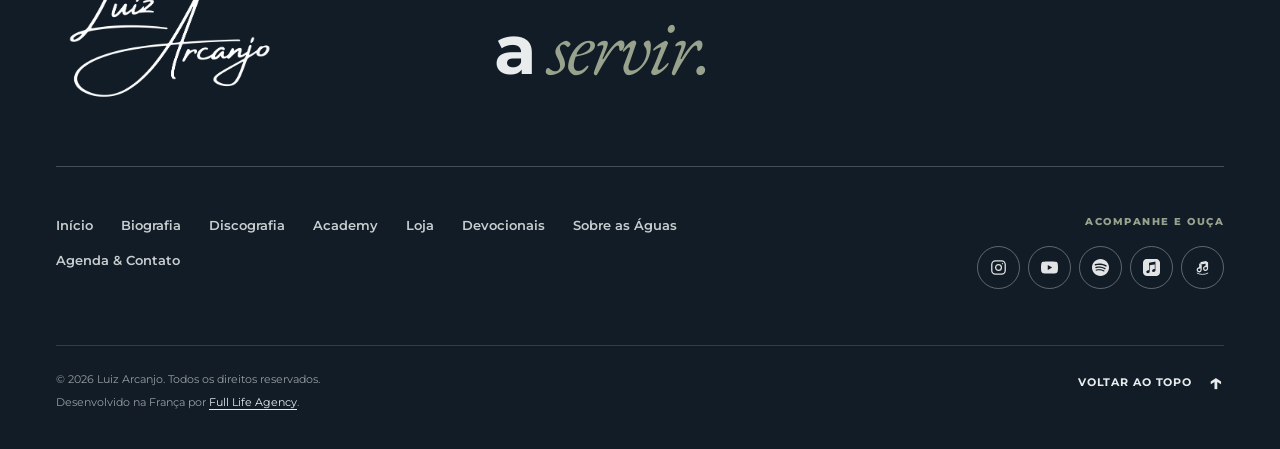
<file: contato/index.html>
<!doctype html>
<html lang="pt-BR">
<head>
  <meta charset="utf-8">
  <meta name="viewport" content="width=device-width, initial-scale=1">
  <meta name="theme-color" content="#202D3A">
  <meta name="description" content="Agenda pública, convites, imprensa e canais oficiais da equipe de Luiz Arcanjo.">
  
  <meta property="og:type" content="website">
  <meta property="og:locale" content="pt_BR">
  <meta property="og:site_name" content="Luiz Arcanjo">
  <meta property="og:title" content="Agenda &amp; Contato | Luiz Arcanjo">
  <meta property="og:description" content="Agenda pública, convites, imprensa e canais oficiais da equipe de Luiz Arcanjo.">
  <meta property="og:image" content="https://luizarcanjo.com/assets/images/open-graph-v3.png">
  <meta property="og:image:type" content="image/png">
  <meta property="og:image:width" content="1200">
  <meta property="og:image:height" content="630">
  <meta property="og:image:alt" content="Luiz Arcanjo — Canções que atravessam gerações">
  <meta name="twitter:card" content="summary_large_image">
  <meta name="twitter:image" content="https://luizarcanjo.com/assets/images/open-graph-v3.png">
  <title>Agenda &amp; Contato | Luiz Arcanjo</title>
  <link rel="icon" type="image/png" sizes="32x32" href="/assets/favicon-32.png">
  <link rel="icon" type="image/png" sizes="512x512" href="/assets/favicon-512.png">
  <link rel="apple-touch-icon" sizes="180x180" href="/assets/apple-touch-icon.png">
  <link rel="preconnect" href="https://fonts.googleapis.com">
  <link rel="preconnect" href="https://fonts.gstatic.com" crossorigin>
  <link href="https://fonts.googleapis.com/css2?family=EB+Garamond:ital,wght@0,400;0,500;0,600;1,400;1,500&family=Montserrat:wght@400;500;600;700;800&display=swap" rel="stylesheet">
  <link rel="stylesheet" href="/assets/site.css?v=63">
  <script defer src="/assets/site.js?v=26"></script>
</head>
<body id="topo" data-page="contato">
  <div id="site-header"></div>
  <main id="conteudo">
    <section class="inner-hero inner-hero--contact">
      <div class="inner-hero__media photo inner-hero__photo"><img src="/assets/images/contact-hero-stage.jpg" alt="Luiz Arcanjo diante do público em uma apresentação" fetchpriority="high"></div>
      <div class="inner-hero__shade"></div>
      <div class="shell inner-hero__content">
        <h1>Cada encontro<br><span class="nowrap">começa com uma</span><br><em>ponte.</em></h1><p>Agenda pública, convites e o caminho certo para falar com a equipe de Luiz Arcanjo.</p>
      </div>
    </section>
    <nav class="contact-subnav" aria-label="Nesta página"><div class="shell"><a href="#agenda">Agenda</a><a href="#canais">Canais oficiais</a><a href="#mensagem">Enviar mensagem</a></div></nav>
    <section class="contact-agenda section-pad section--ivory" id="agenda"><div class="shell contact-agenda__grid">
      <div data-reveal><p class="eyebrow"><span class="eyebrow__rule"></span>Agenda pública</p><h2 class="display-title">Onde os próximos encontros <em>acontecem.</em></h2><p class="lead-serif">Apresentações, ministrações e compromissos abertos ao público, organizados mês a mês.</p></div>
      <div class="agenda-month" data-reveal><div class="agenda-month__head"><span>Setembro de 2026</span><small>Agenda oficial</small></div><ol class="agenda-list" aria-label="Agenda de setembro de 2026">
        <li class="agenda-event is-past"><time datetime="2026-09-02"><b>02</b><span>set</span></time><div><strong>Luiz Arcanjo</strong><p>São Lourenço · MG</p></div><small>Realizado</small></li>
        <li class="agenda-event is-past"><time datetime="2026-09-05"><b>05</b><span>set</span></time><div><strong>Trazendo a Arca</strong><p>Santo Antônio do Monte · MG</p></div><small>Realizado</small></li>
        <li class="agenda-event is-past"><time datetime="2026-09-08"><b>08</b><span>set</span></time><div><strong>Luiz Arcanjo</strong><p>Nova Resende · MG</p></div><small>Realizado</small></li>
        <li class="agenda-event is-past"><time datetime="2026-09-09"><b>09</b><span>set</span></time><div><strong>Luiz Arcanjo</strong><p>Vila Isabel · RJ</p></div><small>Realizado</small></li>
        <li class="agenda-event is-past"><time datetime="2026-09-12"><b>12</b><span>set</span></time><div><strong>Luiz Arcanjo</strong><p>Rochedo · MS</p></div><small>Realizado</small></li>
        <li class="agenda-event is-past"><time datetime="2026-09-16"><b>16</b><span>set</span></time><div><strong>Luiz Arcanjo</strong><p>Brasília · DF</p></div><small>Realizado</small></li>
        <li class="agenda-event is-past"><time datetime="2026-09-18"><b>18</b><span>set</span></time><div><strong>Luiz Arcanjo</strong><p>Duque de Caxias · RJ</p></div><small>Realizado</small></li>
        <li class="agenda-event is-past"><time datetime="2026-09-19"><b>19</b><span>set</span></time><div><strong>Trazendo a Arca</strong><p>Ponte Nova · MG</p></div><small>Realizado</small></li>
        <li class="agenda-event is-next"><time datetime="2026-09-23"><b>23</b><span>set</span></time><div><strong>Trazendo a Arca</strong><p>Tucano · BA</p></div><small>Próximo</small></li>
        <li class="agenda-event"><time datetime="2026-09-26"><b>26</b><span>set</span></time><div><strong>Trazendo a Arca</strong><p>Figueirópolis D’Oeste · MT</p></div><small>Confirmado</small></li>
        <li class="agenda-event"><time datetime="2026-09-30"><b>30</b><span>set</span></time><div><strong>Luiz Arcanjo</strong><p>Ilha do Governador · RJ</p></div><small>Confirmado</small></li>
      </ol><div class="agenda-month__action"><p>Para informações de acesso, consulte os canais oficiais do evento.</p><a class="text-link" href="#mensagem" data-contact-subject="Convite e agenda">Convidar Luiz Arcanjo <span aria-hidden="true">↓︎</span></a></div></div>
    </div></section>
    <section class="contact-channels section-pad" id="canais"><div class="shell"><div class="section-head" data-reveal><p class="eyebrow"><span class="eyebrow__rule"></span>Canais oficiais</p><h2 class="display-title"><span class="mobile-title-line">A conversa</span> <span class="mobile-title-line mobile-title-keep">certa,<br class="desktop-title-break"> com a</span> <span class="mobile-title-line">equipe <em>certa.</em></span></h2></div><div class="contact-channel-grid">
      <a class="contact-channel" href="mailto:assessorialuizarcanjo@gmail.com" data-reveal><span>01 / E-mail</span><strong>Assessoria e imprensa</strong><p>assessorialuizarcanjo@gmail.com</p><b aria-hidden="true">↗︎</b></a>
      <a class="contact-channel" href="https://wa.me/5521968315841?text=Ol%C3%A1%2C%20equipe%20do%20Luiz%20Arcanjo%21%20Gostaria%20de%20solicitar%20atendimento." target="_blank" rel="noopener" data-reveal><span>02 / WhatsApp</span><strong>Atendimento da equipe</strong><p>(21) 96831-5841</p><b aria-hidden="true">↗︎</b></a>
      <a class="contact-channel" href="#mensagem" data-contact-subject="Convite e agenda" data-reveal><span>03 / Convites</span><strong>Igrejas e eventos</strong><p>Envie contexto, data e local para análise.</p><b aria-hidden="true">↓︎</b></a>
    </div></div></section>
    <section class="contact-message section-pad section--blue" id="mensagem"><div class="shell invite-grid"><div class="invite-grid__intro" data-reveal><p class="eyebrow"><span class="eyebrow__rule"></span>Fale com a equipe</p><h2 class="display-title"><span class="mobile-title-line">Direcione sua</span> <span class="mobile-title-line mobile-title-keep">mensagem para</span> <span class="mobile-title-line mobile-title-keep">quem pode</span> <em class="mobile-title-line mobile-title-keep">responder.</em></h2><p class="lead-serif">Selecione o assunto e envie os dados necessários. A mensagem seguirá diretamente para a assessoria de Luiz Arcanjo.</p><div class="contact-direct"><span>Prefere escrever?</span><a href="mailto:assessorialuizarcanjo@gmail.com">assessorialuizarcanjo@gmail.com</a></div></div>
      <form class="invite-form contact-form" id="invite-form" action="/api/contact" method="post"><div class="contact-honeypot" aria-hidden="true"><label>Empresa <input name="company" tabindex="-1" autocomplete="off"></label></div><label>Assunto <select name="assunto" id="contact-subject" required><option value="">Selecione o assunto</option><option>Convite e agenda</option><option>Assessoria de imprensa</option><option>Parcerias</option><option>Academy · cursos e workshops</option><option>Academy · mentoria</option><option>Outros assuntos</option></select></label><div class="field-grid"><label>Seu nome <input name="nome" required autocomplete="name" placeholder="Nome e sobrenome"></label><label>E-mail <input name="email" required type="email" autocomplete="email" placeholder="voce@exemplo.com"></label></div><div class="field-grid"><label>Telefone / WhatsApp <input name="telefone" type="tel" autocomplete="tel" placeholder="+55 (00) 00000-0000"></label><label data-invite-field>Organização ou igreja <input name="organizacao" placeholder="Nome da organização"></label></div><div class="field-grid" data-invite-field><label>Tipo de convite <select name="tipo"><option value="">Selecione</option><option>Ministração</option><option>Apresentação musical</option><option>Conferência</option><option>Entrevista</option><option>Outro</option></select></label><label>Data prevista <input name="data" type="date"></label></div><label data-invite-field>Cidade e local <input name="local" placeholder="Cidade, estado e local do evento"></label><label>Mensagem <textarea name="mensagem" rows="6" required placeholder="Conte o contexto e como a equipe pode ajudar"></textarea></label><button class="button button--gold" type="submit"><span>Enviar para a assessoria</span><span aria-hidden="true">↗︎</span></button><p class="form-status" data-form-status aria-live="polite" hidden></p><small>Seus dados serão usados somente para responder a esta solicitação.</small></form>
    </div></section>
    <section class="contact-social shell social-grid" aria-label="Redes sociais"><a href="https://www.instagram.com/luiz_arcanjo/" target="_blank" rel="noopener">Instagram <span>↗︎</span></a><a href="https://www.youtube.com/luizarcanjo" target="_blank" rel="noopener">YouTube <span>↗︎</span></a><a href="https://open.spotify.com/artist/3jhaArlXRtYY9R7GJrvcZ2" target="_blank" rel="noopener">Spotify <span>↗︎</span></a></section></main>
  <div id="site-footer"></div>
</body>
</html>
</file>
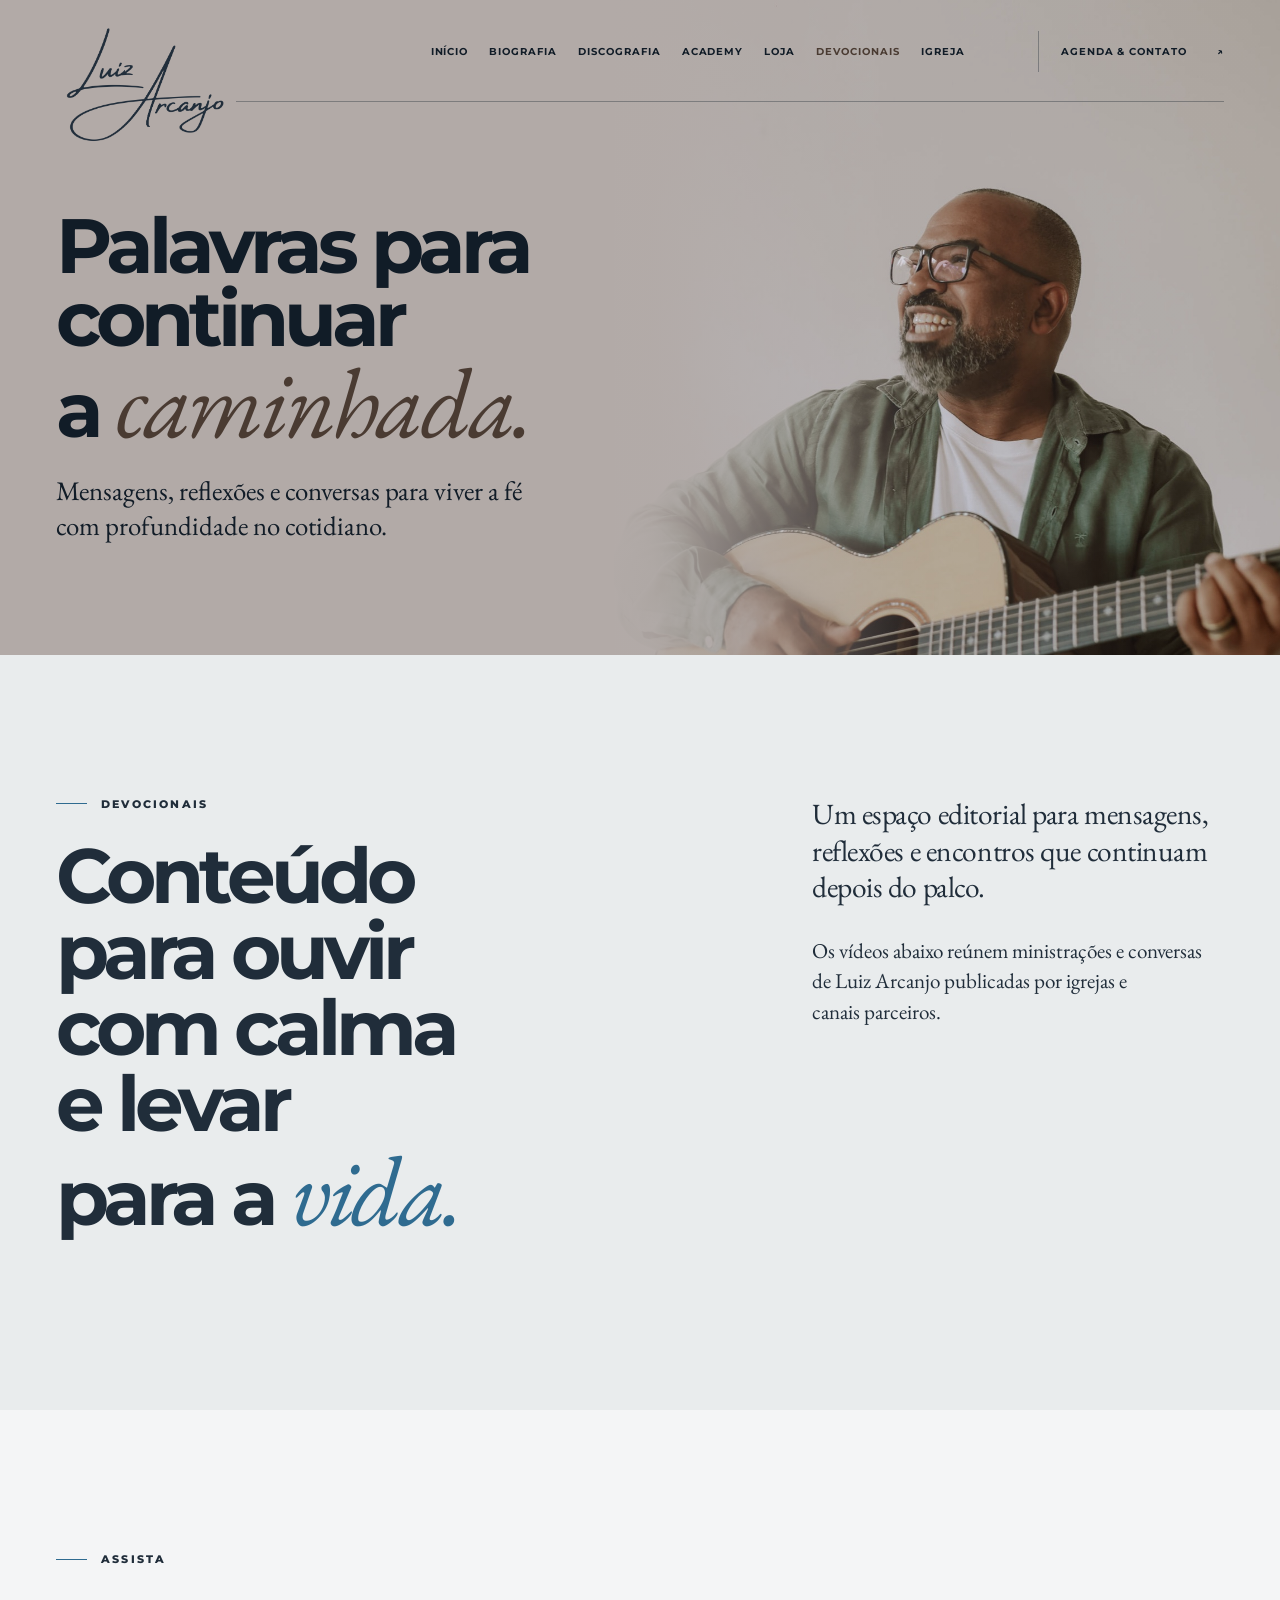
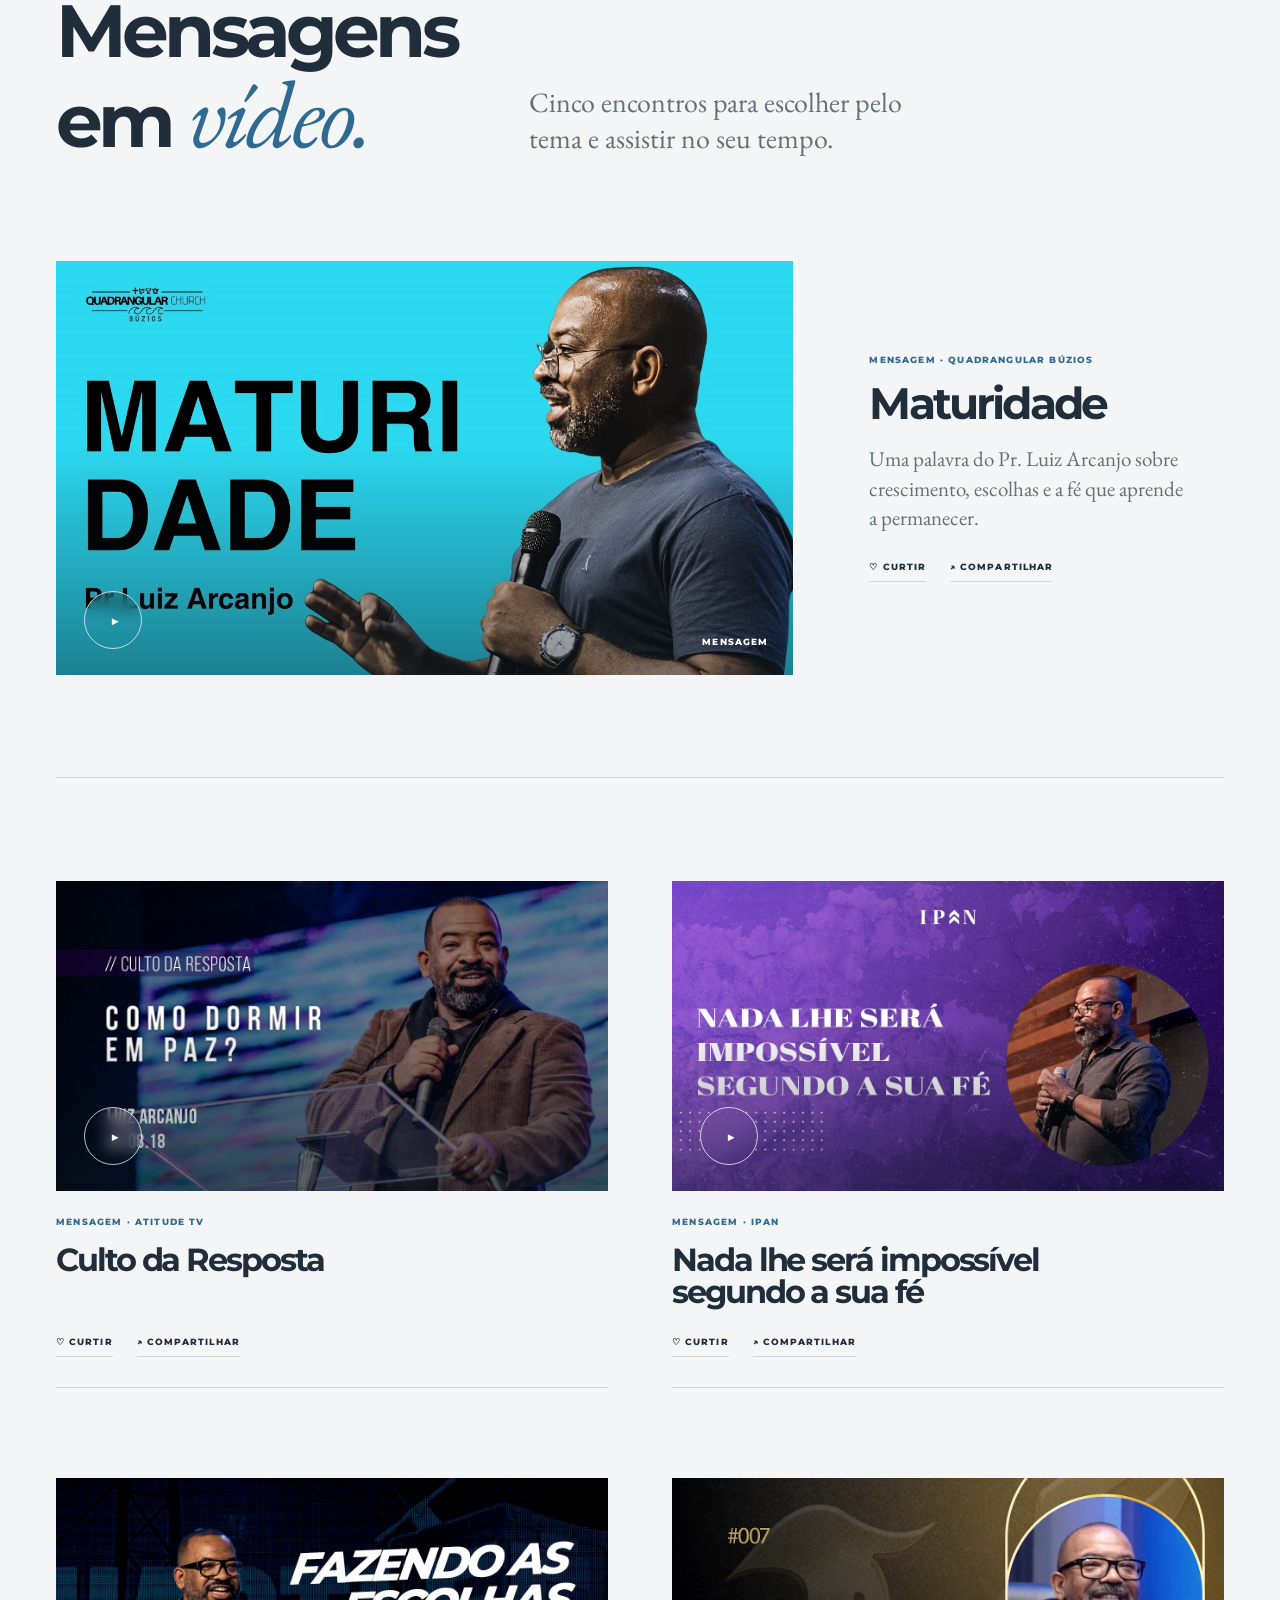
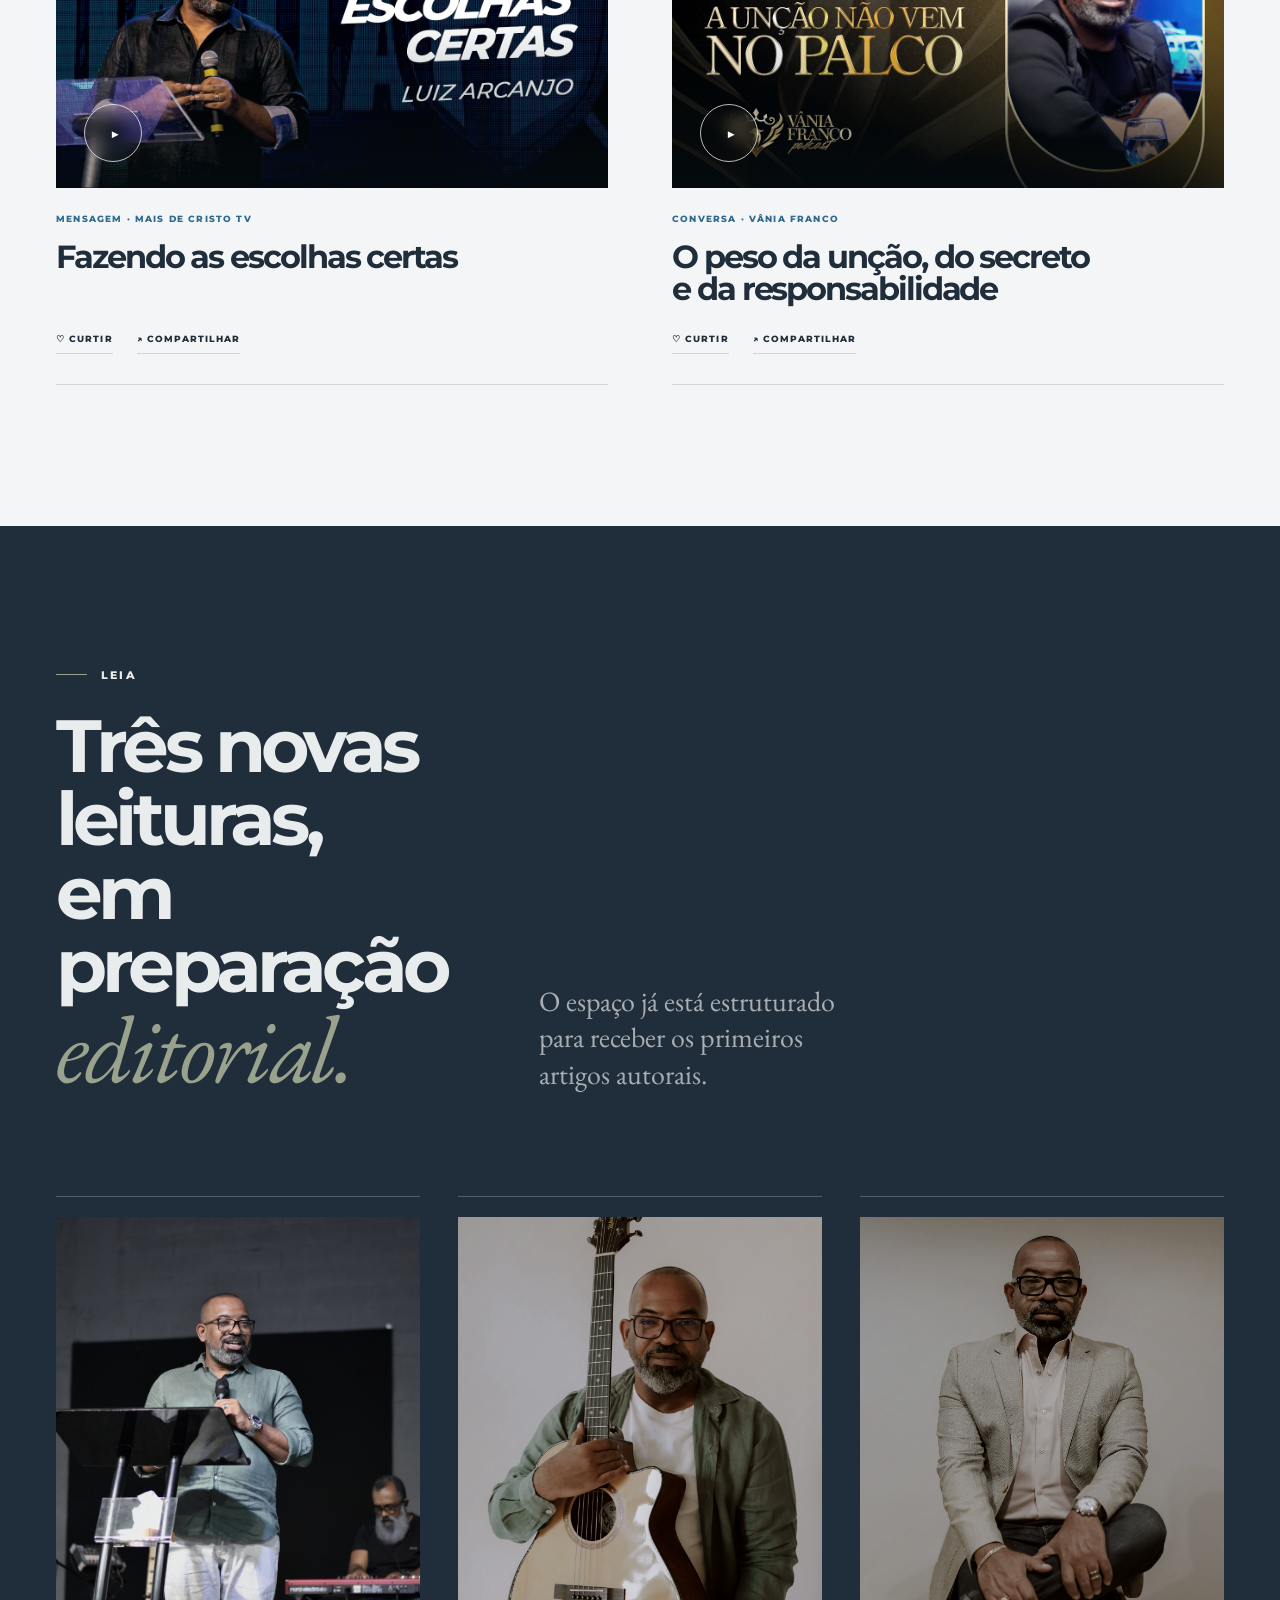
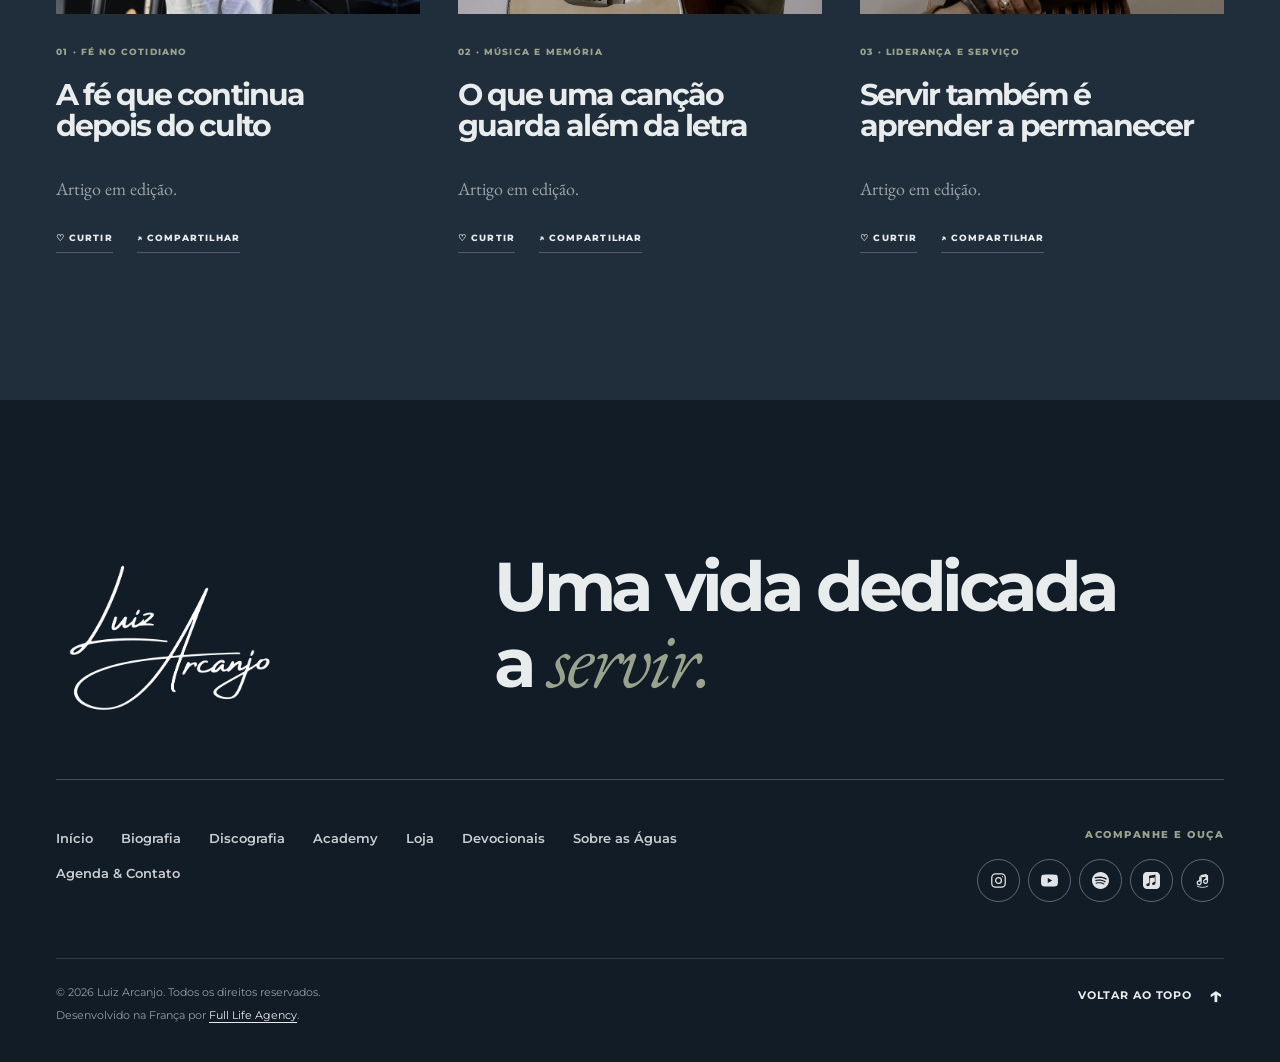
<file: conteudos/index.html>
<!doctype html>
<html lang="pt-BR">
<head>
  <meta charset="utf-8">
  <meta name="viewport" content="width=device-width, initial-scale=1">
  <meta name="theme-color" content="#202D3A">
  <meta name="description" content="Devocionais, mensagens e vídeos de Luiz Arcanjo para acompanhar a fé, a música e a vida cotidiana.">
  <meta name="robots" content="noindex,follow">
  <meta property="og:type" content="website">
  <meta property="og:locale" content="pt_BR">
  <meta property="og:site_name" content="Luiz Arcanjo">
  <meta property="og:title" content="Devocionais | Luiz Arcanjo">
  <meta property="og:description" content="Devocionais, mensagens e vídeos de Luiz Arcanjo para acompanhar a fé, a música e a vida cotidiana.">
  <meta property="og:image" content="https://luizarcanjo.com/assets/images/open-graph-v3.png">
  <meta property="og:image:type" content="image/png">
  <meta property="og:image:width" content="1200">
  <meta property="og:image:height" content="630">
  <meta property="og:image:alt" content="Luiz Arcanjo — Canções que atravessam gerações">
  <meta name="twitter:card" content="summary_large_image">
  <meta name="twitter:image" content="https://luizarcanjo.com/assets/images/open-graph-v3.png">
  <title>Devocionais | Luiz Arcanjo</title>
  <link rel="icon" type="image/png" sizes="32x32" href="/assets/favicon-32.png">
  <link rel="icon" type="image/png" sizes="512x512" href="/assets/favicon-512.png">
  <link rel="apple-touch-icon" sizes="180x180" href="/assets/apple-touch-icon.png">
  <link rel="preconnect" href="https://fonts.googleapis.com">
  <link rel="preconnect" href="https://fonts.gstatic.com" crossorigin>
  <link href="https://fonts.googleapis.com/css2?family=EB+Garamond:ital,wght@0,400;0,500;0,600;1,400;1,500&family=Montserrat:wght@400;500;600;700;800&display=swap" rel="stylesheet">
  <link rel="stylesheet" href="/assets/site.css?v=63">
  <script defer src="/assets/site.js?v=26"></script>
</head>
<body id="topo" data-page="conteudos">
  <div id="site-header"></div>
  <main id="conteudo">
    <section class="inner-hero inner-hero--light">
      <div class="inner-hero__media photo inner-hero__photo"><img src="/assets/images/portrait-olive.jpg" alt="Luiz Arcanjo com violão" fetchpriority="high"></div>
      <div class="inner-hero__shade"></div>
      <div class="shell inner-hero__content">
        <h1><span class="mobile-title-line mobile-title-keep">Palavras para</span> <span class="mobile-title-line mobile-title-keep">continuar a</span> <em class="mobile-title-line">caminhada.</em></h1><p>Mensagens, reflexões e conversas para viver a fé com profundidade no cotidiano.</p>
      </div>
    </section>
    <section class="devotional-intro section-pad section--ivory"><div class="shell devotional-intro__grid">
      <div data-reveal><p class="eyebrow"><span class="eyebrow__rule"></span>Devocionais</p><h2 class="display-title">Conteúdo para ouvir com calma e levar para a <em>vida.</em></h2></div>
      <div class="devotional-intro__copy" data-reveal><p class="lead-serif">Um espaço editorial para mensagens, reflexões e encontros que continuam depois do palco.</p><p>Os vídeos abaixo reúnem ministrações e conversas de Luiz Arcanjo publicadas por igrejas e canais parceiros.</p></div>
    </div></section>
    <section class="devotional-videos section-pad"><div class="shell">
      <div class="section-head devotional-section-head" data-reveal><div><p class="eyebrow"><span class="eyebrow__rule"></span>Assista</p><h2 class="display-title"><span class="mobile-title-line mobile-title-keep">Mensagens em</span> <em class="mobile-title-line">vídeo.</em></h2></div><p>Cinco encontros para escolher pelo tema e assistir no seu tempo.</p></div>
      <article class="video-post video-post--featured" data-reveal>
        <a class="video-post__media" href="https://www.youtube.com/watch?v=HMkFJUzOcDk" target="_blank" rel="noopener"><img src="/assets/images/devotional-HMkFJUzOcDk.jpg" alt="Maturidade — mensagem de Luiz Arcanjo" loading="lazy"><span class="video-post__play" aria-hidden="true">▶︎</span><span class="video-post__duration">Mensagem</span></a>
        <div class="video-post__body"><p class="video-post__meta">Mensagem · Quadrangular Búzios</p><h3>Maturidade</h3><p>Uma palavra do Pr. Luiz Arcanjo sobre crescimento, escolhas e a fé que aprende a permanecer.</p><div class="post-actions"><button type="button" data-post-like="video-HMkFJUzOcDk" aria-pressed="false"><span aria-hidden="true">♡</span> Curtir</button><button type="button" data-post-share data-share-title="Maturidade — Pr. Luiz Arcanjo" data-share-url="https://www.youtube.com/watch?v=HMkFJUzOcDk"><span aria-hidden="true">↗︎</span> Compartilhar</button></div></div>
      </article>
      <div class="video-post-grid">
        <article class="video-post" data-reveal><a class="video-post__media" href="https://www.youtube.com/watch?v=dsNY0KoGTM8" target="_blank" rel="noopener"><img src="/assets/images/devotional-dsNY0KoGTM8.jpg" alt="Culto da Resposta com Luiz Arcanjo" loading="lazy"><span class="video-post__play" aria-hidden="true">▶︎</span></a><div class="video-post__body"><p class="video-post__meta">Mensagem · Atitude TV</p><h3>Culto da Resposta</h3><div class="post-actions"><button type="button" data-post-like="video-dsNY0KoGTM8" aria-pressed="false"><span aria-hidden="true">♡</span> Curtir</button><button type="button" data-post-share data-share-title="Culto da Resposta — Luiz Arcanjo" data-share-url="https://www.youtube.com/watch?v=dsNY0KoGTM8"><span aria-hidden="true">↗︎</span> Compartilhar</button></div></div></article>
        <article class="video-post" data-reveal><a class="video-post__media" href="https://www.youtube.com/watch?v=jFT6qQmJJP4" target="_blank" rel="noopener"><img src="/assets/images/devotional-jFT6qQmJJP4.jpg" alt="Nada lhe será impossível segundo a sua fé — mensagem de Luiz Arcanjo" loading="lazy"><span class="video-post__play" aria-hidden="true">▶︎</span></a><div class="video-post__body"><p class="video-post__meta">Mensagem · IPAN</p><h3>Nada lhe será impossível segundo a sua fé</h3><div class="post-actions"><button type="button" data-post-like="video-jFT6qQmJJP4" aria-pressed="false"><span aria-hidden="true">♡</span> Curtir</button><button type="button" data-post-share data-share-title="Nada lhe será impossível segundo a sua fé — Pr. Luiz Arcanjo" data-share-url="https://www.youtube.com/watch?v=jFT6qQmJJP4"><span aria-hidden="true">↗︎</span> Compartilhar</button></div></div></article>
        <article class="video-post" data-reveal><a class="video-post__media" href="https://www.youtube.com/watch?v=GJohQvwXXDA" target="_blank" rel="noopener"><img src="/assets/images/devotional-GJohQvwXXDA.jpg" alt="Fazendo as escolhas certas — mensagem de Luiz Arcanjo" loading="lazy"><span class="video-post__play" aria-hidden="true">▶︎</span></a><div class="video-post__body"><p class="video-post__meta">Mensagem · Mais de Cristo TV</p><h3>Fazendo as escolhas certas</h3><div class="post-actions"><button type="button" data-post-like="video-GJohQvwXXDA" aria-pressed="false"><span aria-hidden="true">♡</span> Curtir</button><button type="button" data-post-share data-share-title="Fazendo as escolhas certas — Luiz Arcanjo" data-share-url="https://www.youtube.com/watch?v=GJohQvwXXDA"><span aria-hidden="true">↗︎</span> Compartilhar</button></div></div></article>
        <article class="video-post" data-reveal><a class="video-post__media" href="https://www.youtube.com/watch?v=rpTqfnBNfsI" target="_blank" rel="noopener"><img src="/assets/images/devotional-rpTqfnBNfsI.jpg" alt="Luiz Arcanjo fala sobre unção, secreto e responsabilidade" loading="lazy"><span class="video-post__play" aria-hidden="true">▶︎</span></a><div class="video-post__body"><p class="video-post__meta">Conversa · Vânia Franco</p><h3>O peso da unção, do secreto e da responsabilidade</h3><div class="post-actions"><button type="button" data-post-like="video-rpTqfnBNfsI" aria-pressed="false"><span aria-hidden="true">♡</span> Curtir</button><button type="button" data-post-share data-share-title="Luiz Arcanjo explica o peso da unção, do secreto e da responsabilidade" data-share-url="https://www.youtube.com/watch?v=rpTqfnBNfsI"><span aria-hidden="true">↗︎</span> Compartilhar</button></div></div></article>
      </div>
    </div></section>
    <section class="devotional-articles section-pad section--blue"><div class="shell">
      <div class="section-head devotional-section-head" data-reveal><div><p class="eyebrow"><span class="eyebrow__rule"></span>Leia</p><h2 class="display-title"><span class="mobile-title-line">Três novas</span> <span class="mobile-title-line mobile-title-keep">leituras,<br class="desktop-title-break"> em</span> <span class="mobile-title-line">preparação <em>editorial.</em></span></h2></div><p>O espaço já está estruturado para receber os primeiros artigos autorais.</p></div>
      <div class="article-preview-grid">
        <article class="article-preview" id="artigo-1" data-reveal><div class="article-preview__image photo"><img src="/assets/images/speaker.jpg" alt="Luiz Arcanjo ministrando" loading="lazy"></div><div class="article-preview__body"><span>01 · Fé no cotidiano</span><h3>A fé que continua depois do culto</h3><p>Artigo em edição.</p><div class="post-actions"><button type="button" data-post-like="article-1" aria-pressed="false"><span aria-hidden="true">♡</span> Curtir</button><button type="button" data-post-share data-share-title="A fé que continua depois do culto" data-share-url="/conteudos/#artigo-1"><span aria-hidden="true">↗︎</span> Compartilhar</button></div></div></article>
        <article class="article-preview" id="artigo-2" data-reveal><div class="article-preview__image photo"><img src="/assets/images/portrait-guitar.jpg" alt="Luiz Arcanjo com violão" loading="lazy"></div><div class="article-preview__body"><span>02 · Música e memória</span><h3>O que uma canção guarda além da letra</h3><p>Artigo em edição.</p><div class="post-actions"><button type="button" data-post-like="article-2" aria-pressed="false"><span aria-hidden="true">♡</span> Curtir</button><button type="button" data-post-share data-share-title="O que uma canção guarda além da letra" data-share-url="/conteudos/#artigo-2"><span aria-hidden="true">↗︎</span> Compartilhar</button></div></div></article>
        <article class="article-preview" id="artigo-3" data-reveal><div class="article-preview__image photo"><img src="/assets/images/history-solo-1221.jpeg" alt="Retrato editorial de Luiz Arcanjo" loading="lazy"></div><div class="article-preview__body"><span>03 · Liderança e serviço</span><h3>Servir também é aprender a permanecer</h3><p>Artigo em edição.</p><div class="post-actions"><button type="button" data-post-like="article-3" aria-pressed="false"><span aria-hidden="true">♡</span> Curtir</button><button type="button" data-post-share data-share-title="Servir também é aprender a permanecer" data-share-url="/conteudos/#artigo-3"><span aria-hidden="true">↗︎</span> Compartilhar</button></div></div></article>
      </div>
    </div></section></main>
  <div id="site-footer"></div>
</body>
</html>
</file>
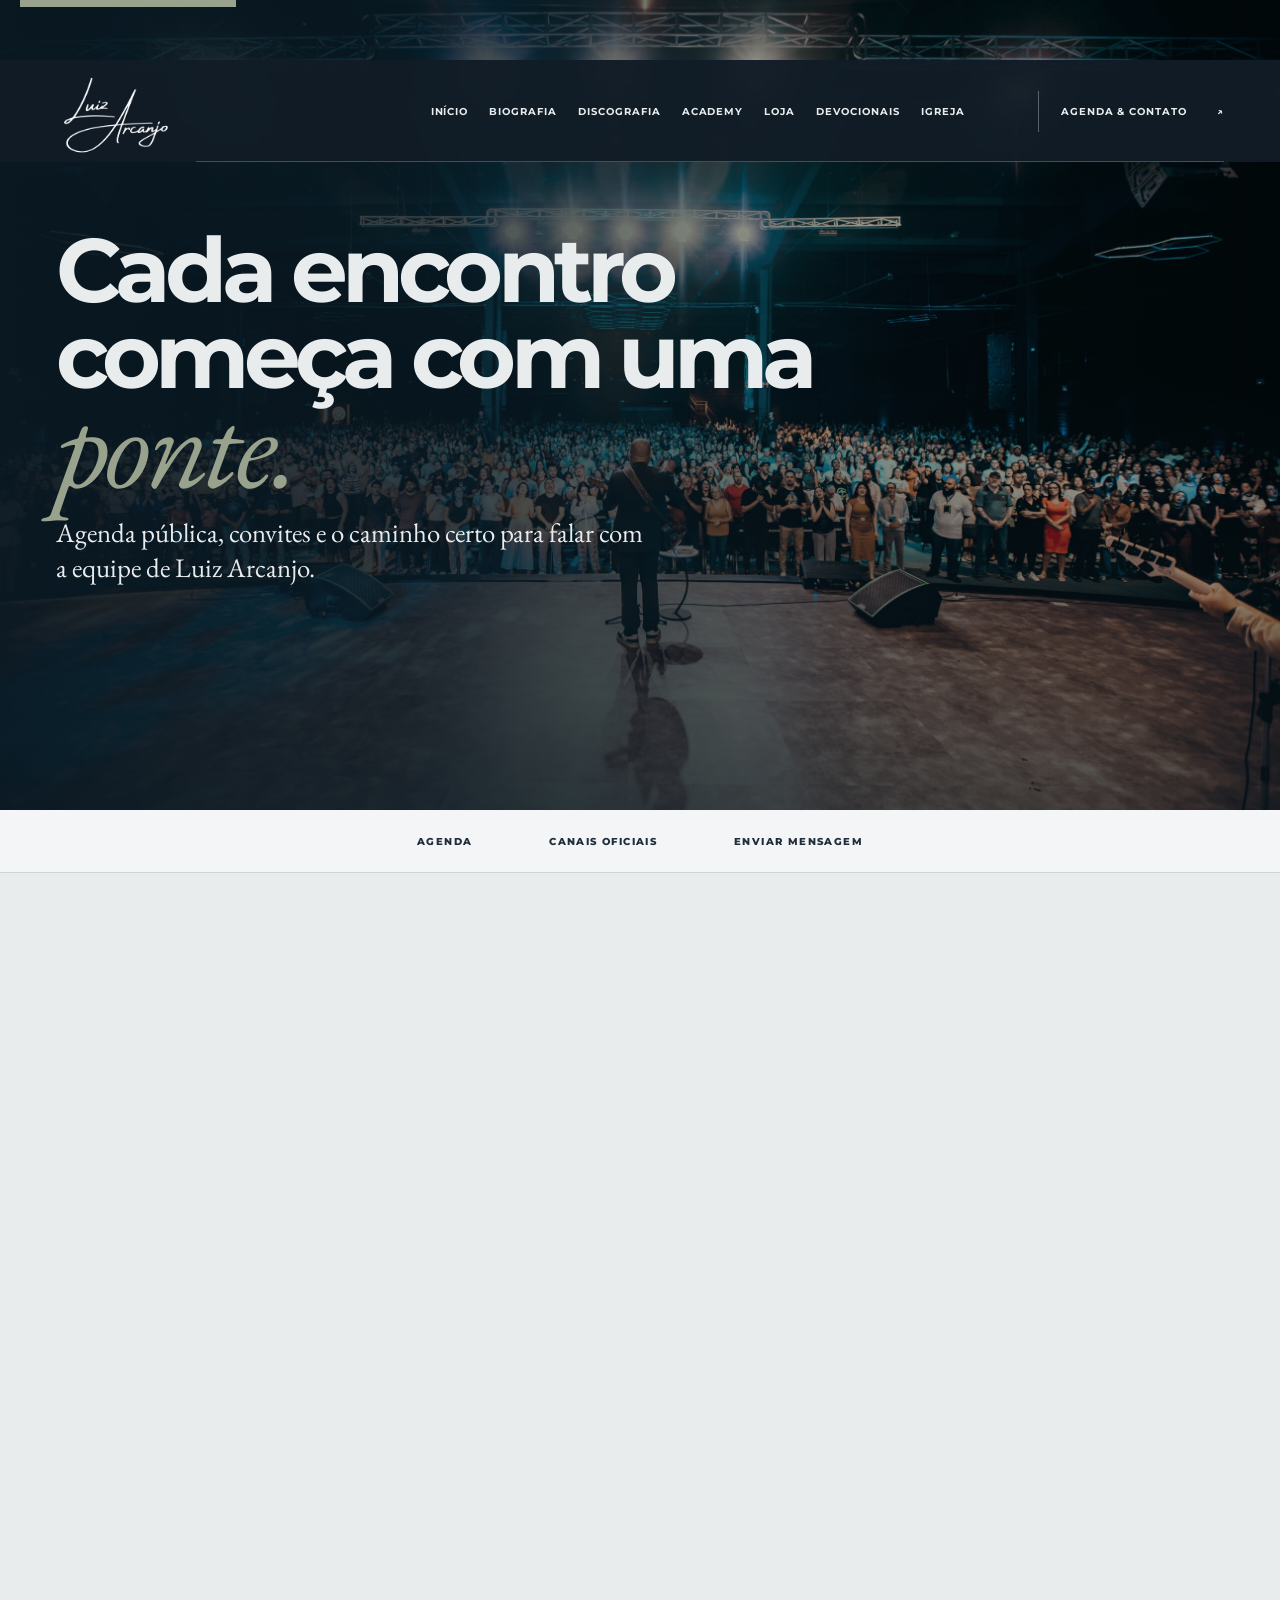
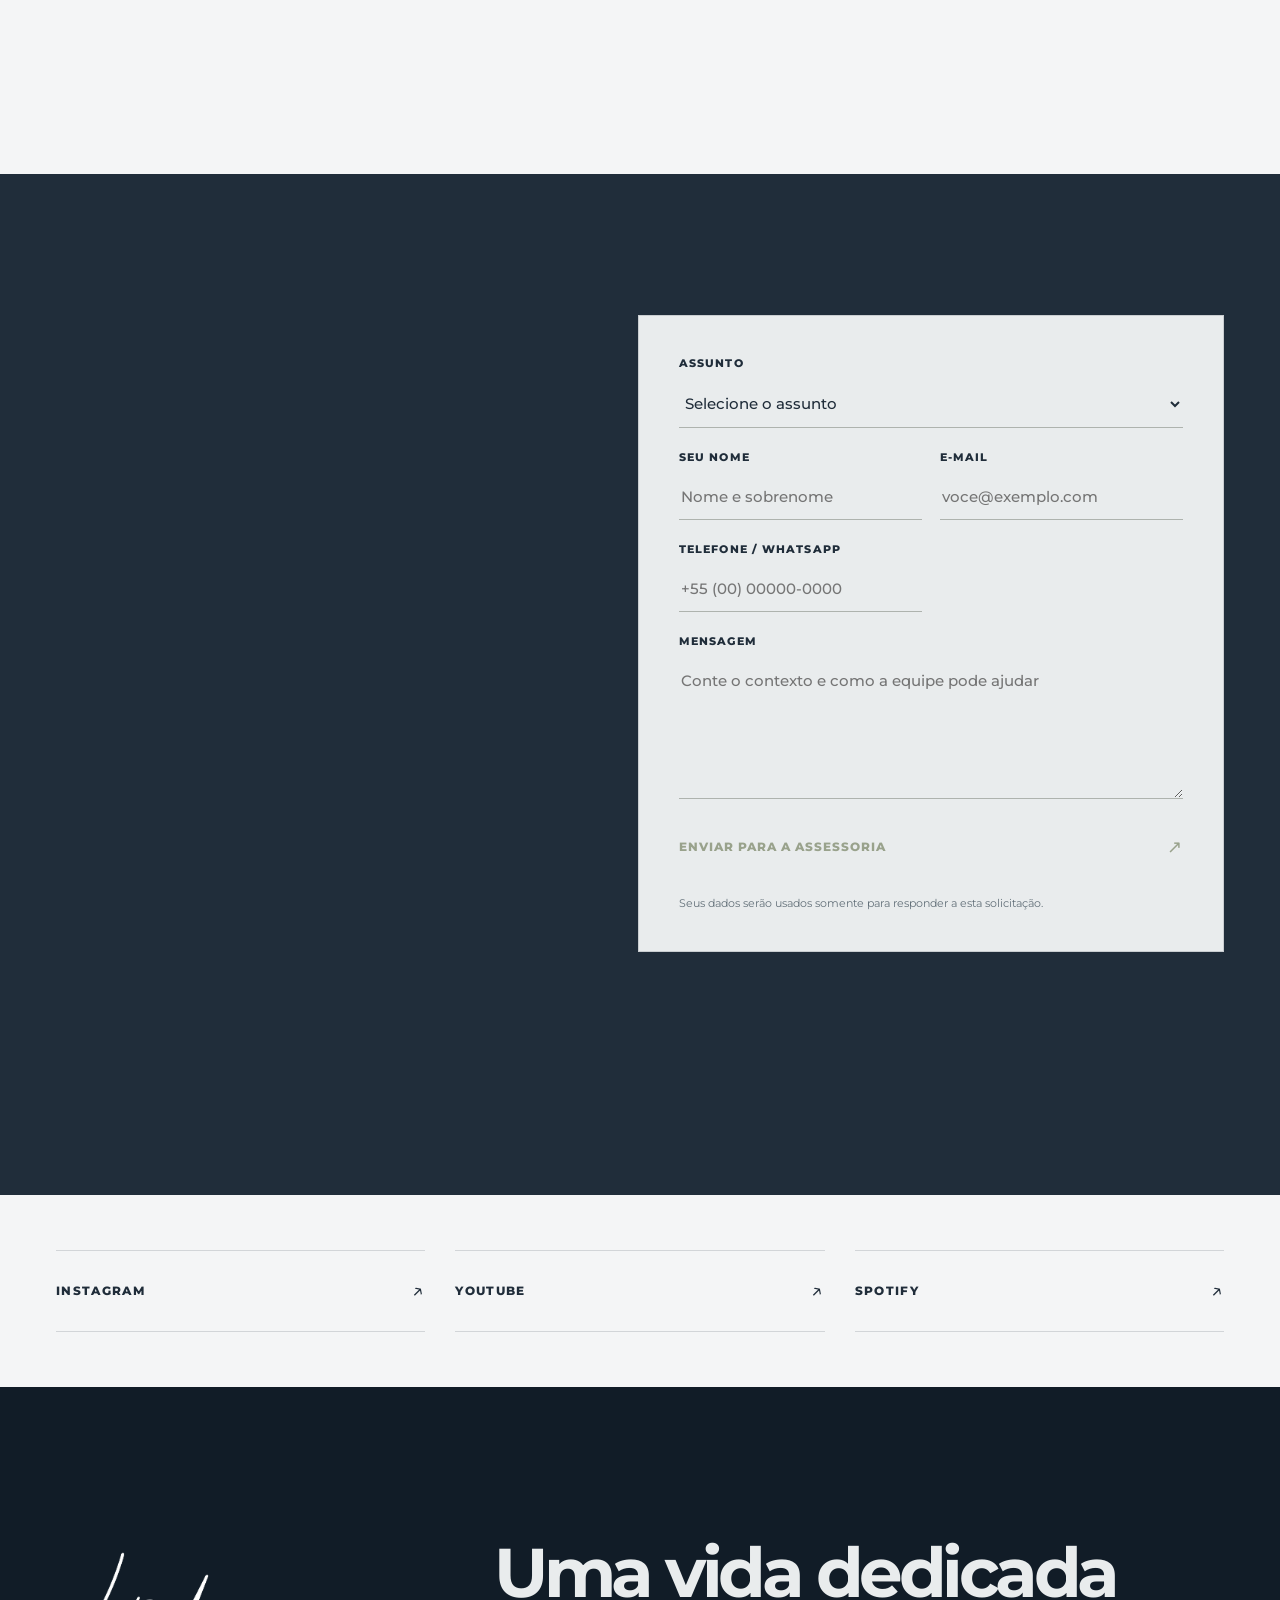
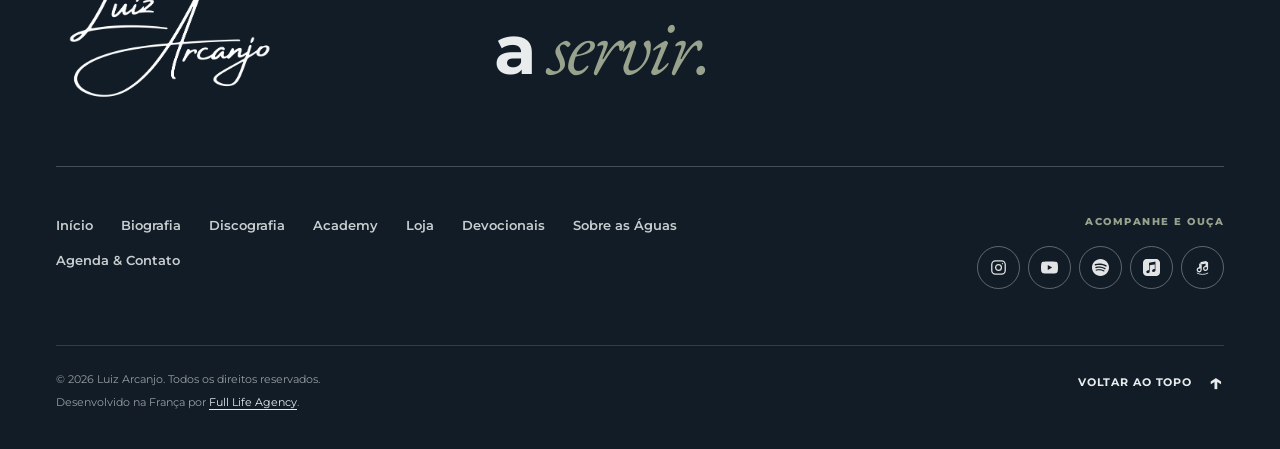
<file: convites/index.html>
<!doctype html><html lang="pt-BR"><head><meta charset="utf-8"><meta name="viewport" content="width=device-width,initial-scale=1"><meta name="robots" content="noindex,follow"><link rel="canonical" href="/contato/#mensagem"><meta http-equiv="refresh" content="0;url=/contato/#mensagem"><title>Redirecionando | Luiz Arcanjo</title></head><body><p>Esta página agora está em <a href="/contato/#mensagem">/contato/#mensagem</a>.</p></body></html>
</file>
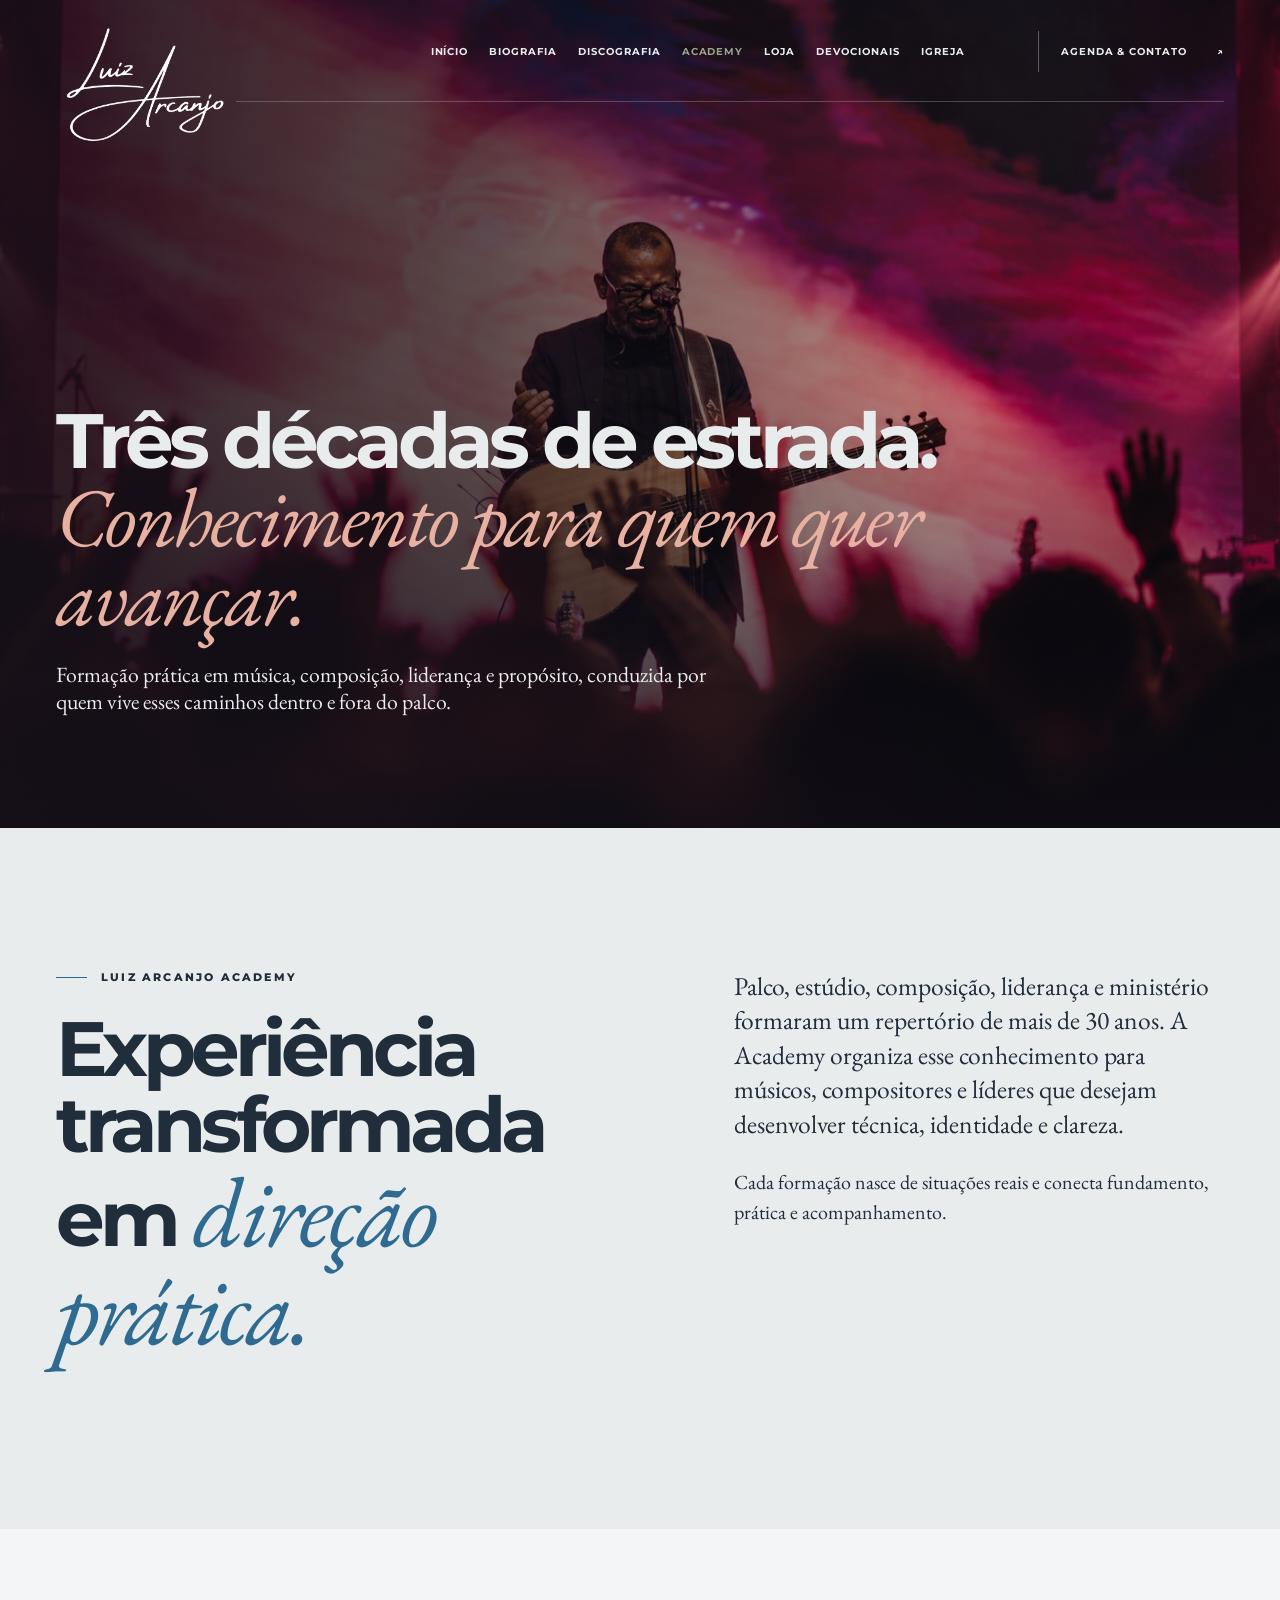
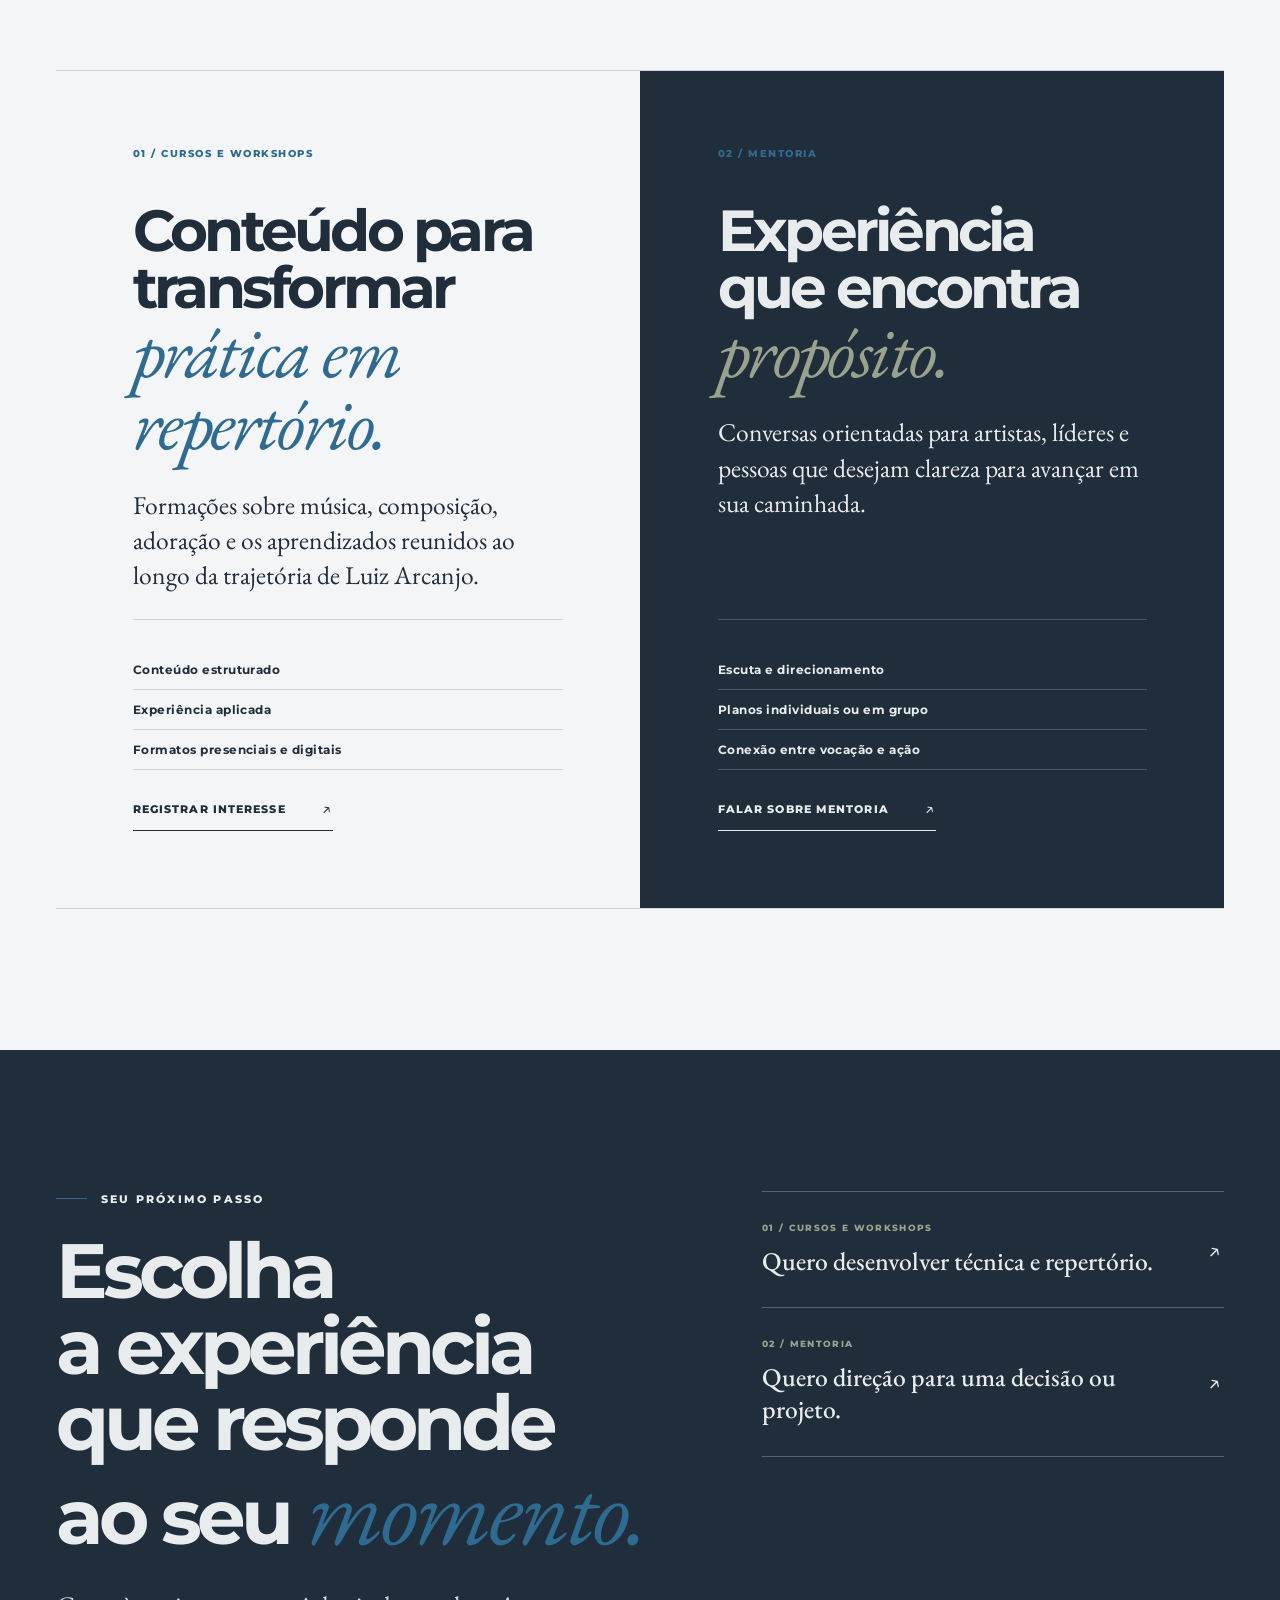
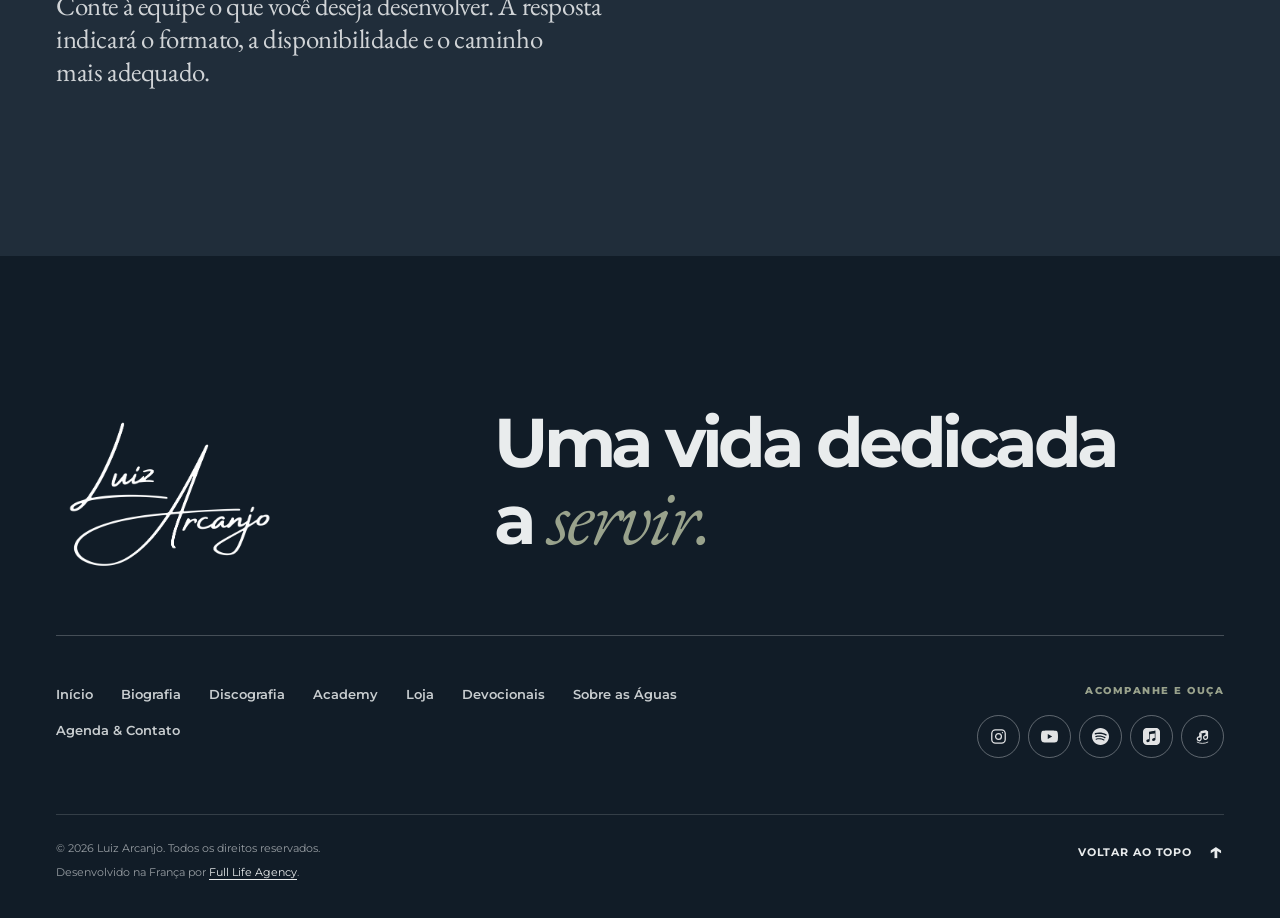
<file: cursos/index.html>
<!doctype html>
<html lang="pt-BR">
<head>
  <meta charset="utf-8">
  <meta name="viewport" content="width=device-width, initial-scale=1">
  <meta name="theme-color" content="#202D3A">
  <meta name="description" content="Cursos, workshops e mentorias de Luiz Arcanjo para músicos, compositores e líderes.">
  <meta name="robots" content="noindex,follow">
  <meta property="og:type" content="website">
  <meta property="og:locale" content="pt_BR">
  <meta property="og:site_name" content="Luiz Arcanjo">
  <meta property="og:title" content="Academy | Luiz Arcanjo">
  <meta property="og:description" content="Cursos, workshops e mentorias de Luiz Arcanjo para músicos, compositores e líderes.">
  <meta property="og:image" content="https://luizarcanjo.com/assets/images/open-graph-v3.png">
  <meta property="og:image:type" content="image/png">
  <meta property="og:image:width" content="1200">
  <meta property="og:image:height" content="630">
  <meta property="og:image:alt" content="Luiz Arcanjo — Canções que atravessam gerações">
  <meta name="twitter:card" content="summary_large_image">
  <meta name="twitter:image" content="https://luizarcanjo.com/assets/images/open-graph-v3.png">
  <title>Academy | Luiz Arcanjo</title>
  <link rel="icon" type="image/png" sizes="32x32" href="/assets/favicon-32.png">
  <link rel="icon" type="image/png" sizes="512x512" href="/assets/favicon-512.png">
  <link rel="apple-touch-icon" sizes="180x180" href="/assets/apple-touch-icon.png">
  <link rel="preconnect" href="https://fonts.googleapis.com">
  <link rel="preconnect" href="https://fonts.gstatic.com" crossorigin>
  <link href="https://fonts.googleapis.com/css2?family=EB+Garamond:ital,wght@0,400;0,500;0,600;1,400;1,500&family=Montserrat:wght@400;500;600;700;800&display=swap" rel="stylesheet">
  <link rel="stylesheet" href="/assets/site.css?v=63">
  <script defer src="/assets/site.js?v=26"></script>
</head>
<body id="topo" data-page="cursos">
  <div id="site-header"></div>
  <main id="conteudo">
    <section class="inner-hero inner-hero--academy">
      <div class="inner-hero__media photo inner-hero__photo"><img src="/assets/images/academy-hero.jpg" alt="Luiz Arcanjo no palco, diante do público" fetchpriority="high"></div>
      <div class="inner-hero__shade"></div>
      <div class="shell inner-hero__content">
        <h1>Três décadas de&nbsp;estrada.<br><em>Conhecimento para quem quer avançar.</em></h1><p>Formação prática em música, composição, liderança e propósito, conduzida por quem vive esses caminhos dentro e fora do palco.</p>
      </div>
    </section>
    <section class="section-pad section--ivory" id="cursos"><div class="shell learning-intro"><div data-reveal><p class="eyebrow"><span class="eyebrow__rule"></span>Luiz Arcanjo Academy</p><h2 class="display-title"><span class="mobile-title-line">Experiência</span> <span class="mobile-title-line mobile-title-keep">transformada em</span> <em class="mobile-title-line mobile-title-keep">direção prática.</em></h2></div><div class="prose" data-reveal><p>Palco, estúdio, composição, liderança e ministério formaram um repertório de mais de 30 anos. A Academy organiza esse conhecimento para músicos, compositores e líderes que desejam desenvolver técnica, identidade e clareza.</p><p>Cada formação nasce de situações reais e conecta fundamento, prática e acompanhamento.</p></div></div></section>
    <section class="learning-paths section-pad"><div class="shell learning-paths__grid">
      <article class="learning-card" data-reveal><span>01 / Cursos e workshops</span><h2><span class="mobile-title-line mobile-title-keep">Conteúdo para</span> <span class="mobile-title-line">transformar</span> <em class="mobile-title-line mobile-title-keep">prática em</em> <em class="mobile-title-line">repertório.</em></h2><p>Formações sobre música, composição, adoração e os aprendizados reunidos ao longo da trajetória de Luiz Arcanjo.</p><ul><li>Conteúdo estruturado</li><li>Experiência aplicada</li><li>Formatos presenciais e digitais</li></ul><a class="text-link" href="/contato/?assunto=cursos#mensagem">Registrar interesse <span aria-hidden="true">↗︎</span></a></article>
      <article class="learning-card learning-card--blue" id="mentoria" data-reveal><span>02 / Mentoria</span><h2><span class="mobile-title-line">Experiência</span> <span class="mobile-title-line mobile-title-keep">que encontra</span> <em class="mobile-title-line">propósito.</em></h2><p>Conversas orientadas para artistas, líderes e pessoas que desejam clareza para avançar em sua caminhada.</p><ul><li>Escuta e direcionamento</li><li>Planos individuais ou em grupo</li><li>Conexão entre vocação e ação</li></ul><a class="text-link" href="/contato/?assunto=mentoria#mensagem">Falar sobre mentoria <span aria-hidden="true">↗︎</span></a></article>
    </div></section>
    <section class="academy-next section-pad section--blue"><div class="shell academy-next__grid"><div data-reveal><p class="eyebrow"><span class="eyebrow__rule"></span>Seu próximo passo</p><h2 class="display-title">Escolha a experiência que responde ao seu <em>momento.</em></h2><p class="lead-serif">Conte à equipe o que você deseja desenvolver. A resposta indicará o formato, a disponibilidade e o caminho mais adequado.</p></div><div class="academy-next__paths" data-reveal><a href="/contato/?assunto=cursos#mensagem"><span>01 / Cursos e workshops</span><strong>Quero desenvolver técnica e repertório.</strong><b aria-hidden="true">↗︎</b></a><a href="/contato/?assunto=mentoria#mensagem"><span>02 / Mentoria</span><strong>Quero direção para uma decisão ou projeto.</strong><b aria-hidden="true">↗︎</b></a></div></div></section></main>
  <div id="site-footer"></div>
</body>
</html>
</file>
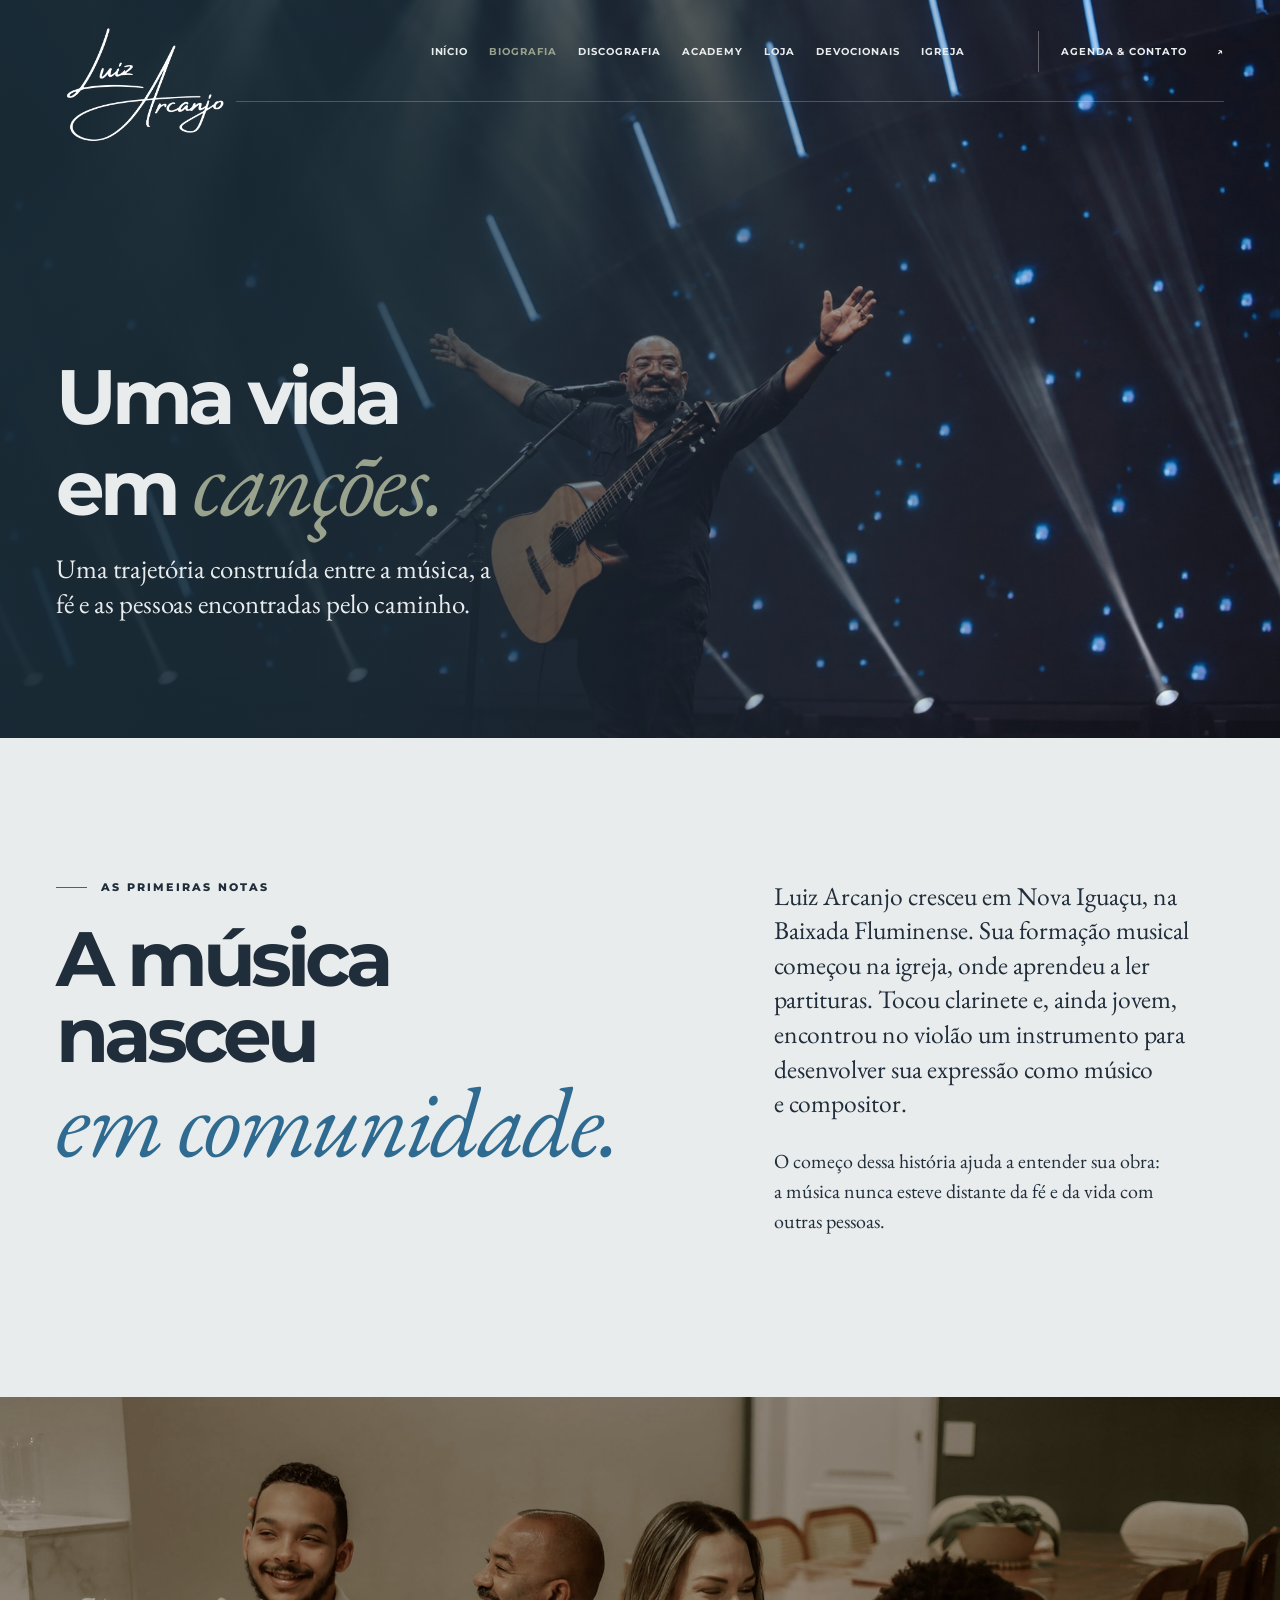
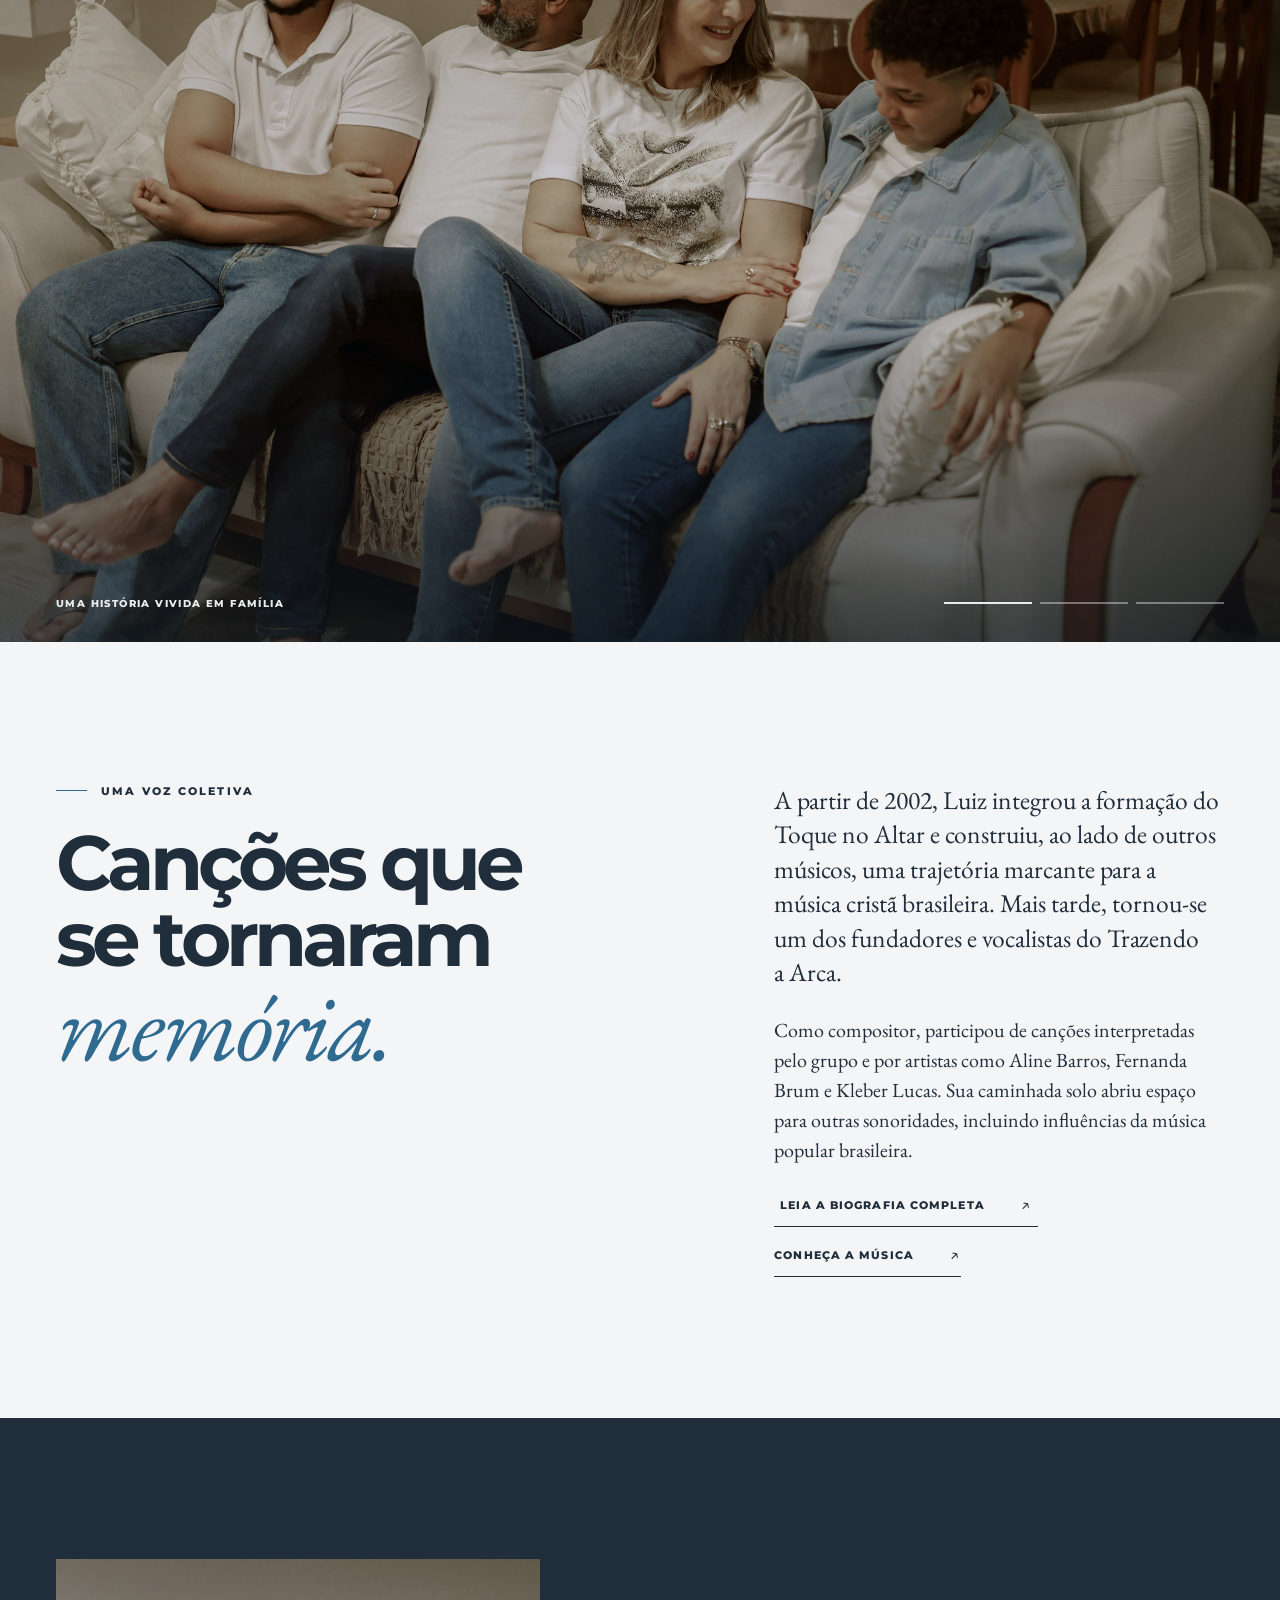
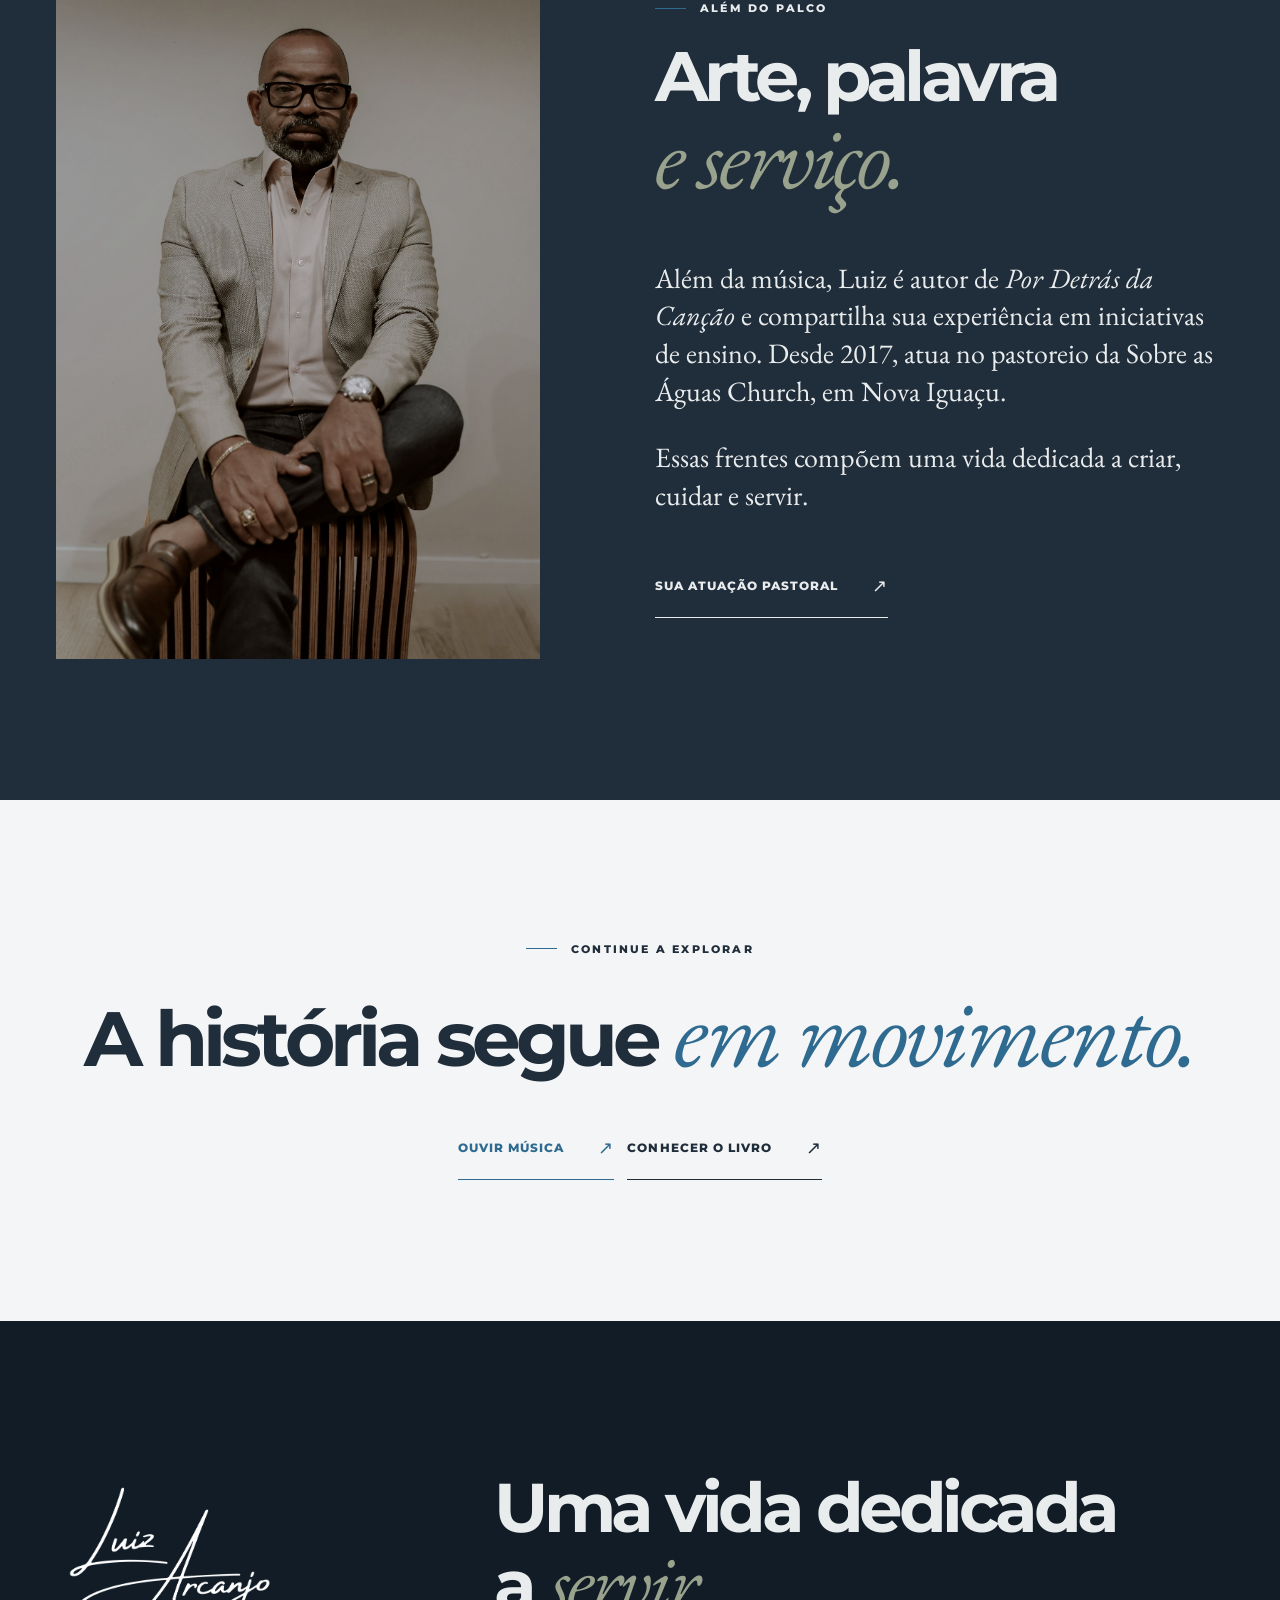
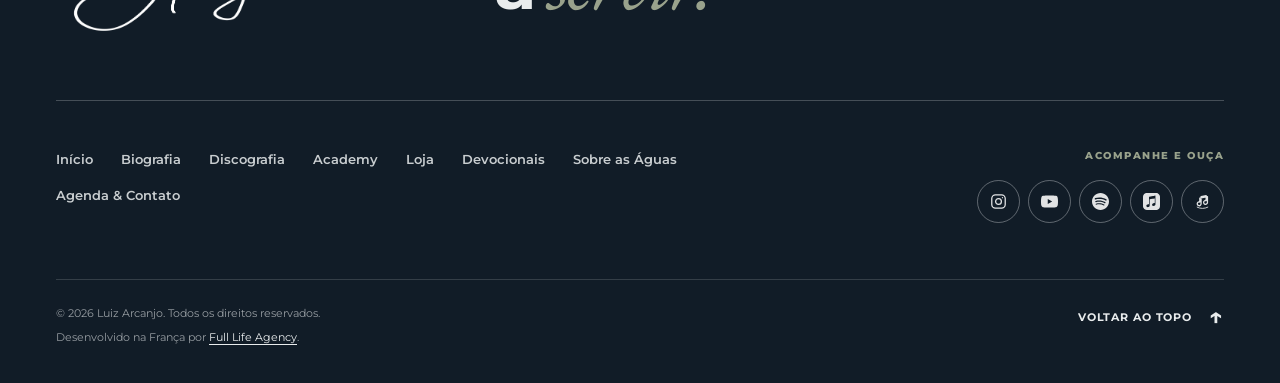
<file: historia/index.html>
<!doctype html>
<html lang="pt-BR">
<head>
  <meta charset="utf-8">
  <meta name="viewport" content="width=device-width, initial-scale=1">
  <meta name="theme-color" content="#202D3A">
  <meta name="description" content="A trajetória de Luiz Arcanjo na música cristã brasileira, da formação musical à carreira solo e ao ministério pastoral.">
  
  <meta property="og:type" content="website">
  <meta property="og:locale" content="pt_BR">
  <meta property="og:site_name" content="Luiz Arcanjo">
  <meta property="og:title" content="História | Luiz Arcanjo">
  <meta property="og:description" content="A trajetória de Luiz Arcanjo na música cristã brasileira, da formação musical à carreira solo e ao ministério pastoral.">
  <meta property="og:image" content="https://luizarcanjo.com/assets/images/open-graph-v3.png">
  <meta property="og:image:type" content="image/png">
  <meta property="og:image:width" content="1200">
  <meta property="og:image:height" content="630">
  <meta property="og:image:alt" content="Luiz Arcanjo — Canções que atravessam gerações">
  <meta name="twitter:card" content="summary_large_image">
  <meta name="twitter:image" content="https://luizarcanjo.com/assets/images/open-graph-v3.png">
  <title>História | Luiz Arcanjo</title>
  <link rel="icon" type="image/png" sizes="32x32" href="/assets/favicon-32.png">
  <link rel="icon" type="image/png" sizes="512x512" href="/assets/favicon-512.png">
  <link rel="apple-touch-icon" sizes="180x180" href="/assets/apple-touch-icon.png">
  <link rel="preconnect" href="https://fonts.googleapis.com">
  <link rel="preconnect" href="https://fonts.gstatic.com" crossorigin>
  <link href="https://fonts.googleapis.com/css2?family=EB+Garamond:ital,wght@0,400;0,500;0,600;1,400;1,500&family=Montserrat:wght@400;500;600;700;800&display=swap" rel="stylesheet">
  <link rel="stylesheet" href="/assets/site.css?v=63">
  <script defer src="/assets/site.js?v=26"></script>
</head>
<body id="topo" data-page="historia">
  <div id="site-header"></div>
  <main id="conteudo">
    <section class="inner-hero inner-hero--history">
      <div class="inner-hero__media photo inner-hero__photo"><img src="/assets/images/history-hero-stage.jpg" alt="Luiz Arcanjo no palco, com violão e braços abertos sob luzes azuis" fetchpriority="high"></div>
      <div class="inner-hero__shade"></div>
      <div class="shell inner-hero__content">
        <h1>Uma vida<br><span class="mobile-title-keep">em <em>canções.</em></span></h1><p>Uma trajetória construída entre a música, a fé e as pessoas encontradas pelo caminho.</p>
      </div>
    </section>
    <section class="section-pad section--ivory"><div class="shell biography-grid">
      <div data-reveal><p class="eyebrow"><span class="eyebrow__rule"></span>As primeiras notas</p><h2 class="display-title"><span class="mobile-title-line">A música nasceu</span> <em class="mobile-title-line mobile-title-keep mobile-title-wide">em comunidade.</em></h2></div>
      <div class="prose" data-reveal><p>Luiz Arcanjo cresceu em Nova Iguaçu, na Baixada Fluminense. Sua formação musical começou na igreja, onde aprendeu a ler partituras. Tocou clarinete e, ainda jovem, encontrou no violão um instrumento para desenvolver sua expressão como músico e compositor.</p><p>O começo dessa história ajuda a entender sua obra: a música nunca esteve distante da fé e da vida com outras pessoas.</p></div>
    </div></section>
    <section class="history-family" aria-label="Momentos da família de Luiz Arcanjo"><div class="history-family__slideshow family-slideshow" data-family-slideshow>
      <figure class="family-slideshow__slide is-active"><img src="/assets/images/history-family-1017.jpeg" alt="Luiz Arcanjo com Ângela Aló e os filhos reunidos em casa" loading="lazy"></figure>
      <figure class="family-slideshow__slide"><img src="/assets/images/history-family-1057.jpeg" alt="Retrato descontraído da família de Luiz Arcanjo" loading="lazy"></figure>
      <figure class="family-slideshow__slide"><img src="/assets/images/history-family-1022.jpeg" alt="Luiz Arcanjo, Ângela Aló e os filhos no sofá" loading="lazy"></figure>
      <div class="history-family__caption shell"><span>Uma história vivida em família</span><div class="family-slideshow__progress" aria-hidden="true"><span></span><span></span><span></span></div></div>
    </div></section>
    <section class="section-pad"><div class="shell biography-grid">
      <div data-reveal><p class="eyebrow"><span class="eyebrow__rule"></span>Uma voz coletiva</p><h2 class="display-title">Canções que se tornaram <em>memória.</em></h2></div>
      <div class="prose" data-reveal><p>A partir de 2002, Luiz integrou a formação do Toque no Altar e construiu, ao lado de outros músicos, uma trajetória marcante para a música cristã brasileira. Mais tarde, tornou-se um dos fundadores e vocalistas do Trazendo a Arca.</p><p>Como compositor, participou de canções interpretadas pelo grupo e por artistas como Aline Barros, Fernanda Brum e Kleber Lucas. Sua caminhada solo abriu espaço para outras sonoridades, incluindo influências da música popular brasileira.</p><div class="biography-actions"><button class="text-link biography-open" type="button" data-biography-open>Leia a biografia completa <span aria-hidden="true">↗︎</span></button><a class="text-link" href="/musica/">Conheça a música <span aria-hidden="true">↗︎</span></a></div></div>
    </div></section>
    <section class="biography-portrait section-pad section--blue"><div class="shell biography-portrait__grid">
      <div class="biography-portrait__visual photo"><img src="/assets/images/history-solo-1221.jpeg" alt="Retrato editorial de Luiz Arcanjo sentado" loading="lazy"></div>
      <div class="biography-portrait__copy" data-reveal><p class="eyebrow"><span class="eyebrow__rule"></span>Além do palco</p><h2><span class="mobile-title-line">Arte, palavra</span><br class="desktop-title-break"> <em class="mobile-title-line mobile-title-keep">e serviço.</em></h2><p>Além da música, Luiz é autor de <cite>Por Detrás da Canção</cite> e compartilha sua experiência em iniciativas de ensino. Desde 2017, atua no pastoreio da Sobre as Águas Church, em Nova Iguaçu.</p><p>Essas frentes compõem uma vida dedicada a criar, cuidar e servir.</p><a class="button button--outline" href="/igreja/"><span>Sua atuação pastoral</span><span aria-hidden="true">↗︎</span></a></div>
    </div></section>
    <dialog class="biography-dialog" data-biography-dialog aria-labelledby="biography-dialog-title">
      <div class="biography-dialog__frame">
        <header class="biography-dialog__header"><span>Luiz Arcanjo · Biografia</span><button type="button" data-biography-close aria-label="Fechar biografia"><span aria-hidden="true">Fechar</span><b aria-hidden="true">×</b></button></header>
        <div class="biography-dialog__scroll">
          <div class="biography-dialog__intro">
            <p class="eyebrow"><span class="eyebrow__rule"></span>Uma vida entre canções e pessoas</p>
            <h2 id="biography-dialog-title">Antes da voz conhecida,<br>há uma história <em>vivida.</em></h2>
            <p class="biography-dialog__lead">Luiz Arcanjo construiu uma trajetória pública de mais de três décadas. Por trás dos palcos, das composições e do ministério, existe uma caminhada formada pela família, pela igreja e pelos encontros que deram sentido à sua música.</p>
          </div>
          <article class="biography-dialog__story">
            <p class="biography-dialog__opening">Luiz Carlos da Silva nasceu em 11 de julho de 1974, em Nova Iguaçu, e cresceu em uma família humilde da Baixada Fluminense. Foi dentro da igreja que a música deixou de ser apenas som e começou a se tornar linguagem. Ali, aprendeu a ler partituras, iniciou no clarinete e, aos 12 anos, encontrou no violão uma nova maneira de expressar o que carregava. Mais tarde, também se desenvolveria na guitarra.</p>
            <p>Essa origem ajuda a compreender sua obra. Para Luiz, música, fé e vida em comunidade nunca caminharam separadas. Antes dos grandes públicos, vieram o aprendizado, o serviço e a convivência com pessoas. Foi desse lugar que nasceu uma trajetória capaz de unir excelência musical, sensibilidade e propósito.</p>
            <p>Ao lado de sua esposa, Ângela Aló, Luiz construiu a família que também sustenta sua caminhada longe dos palcos. O casal é pai de Samuel Arcanjo e Ariel Arcanjo. Entre compromissos, viagens, canções e responsabilidades ministeriais, é na vida compartilhada que sua história encontra uma dimensão mais íntima e cotidiana. Essa presença familiar revela o homem por trás da voz: alguém cuja caminhada também é feita de afeto, permanência e vínculos.</p>
            <p>A partir de 2002, Luiz tornou-se líder e um dos vocalistas da formação original do Toque no Altar. Ao lado de Davi Sacer, participou de uma das parcerias mais reconhecidas da música cristã brasileira. Depois, esteve entre os fundadores do Trazendo a Arca e, a partir de 2010, assumiu a voz principal da banda.</p>
            <p>Projetos como <cite>Marca da Promessa</cite>, <cite>Ao Vivo no Japão</cite> e <cite>Ao Vivo no Maracanãzinho</cite> fazem parte dessa história. Como compositor, Luiz teve canções gravadas por nomes como Aline Barros, Fernanda Brum, Kleber Lucas, Soraya Moraes, Ton Carfi e Carlinhos Felix. Em sua carreira solo, ampliou a própria linguagem musical e aproximou sua obra de referências brasileiras, incluindo a MPB.</p>
            <p>Com o livro <cite>Por Detrás da Canção</cite>, Luiz abriu os bastidores espirituais e criativos de composições nascidas em parceria com músicos como Davi Sacer, Ronald Fonseca, Deco Rodrigues, David Cerqueira e Marcell Compan. O livro reúne memória, testemunho e os processos que deram origem a canções ouvidas no Brasil e em outros países.</p>
            <p>Essa experiência também é compartilhada em workshops de música, adoração e composição. Desde 2017, Luiz atua como pastor sênior da Sobre as Águas Church, em Nova Iguaçu. É ainda fundador e presidente do Instituto Luiz Arcanjo. No palco, na escrita, no ensino ou no pastoreio, o fio condutor permanece o mesmo: usar a arte e a experiência para servir pessoas.</p>
          </article>
          <footer class="biography-dialog__footer"><p>Uma vida dedicada a criar, cuidar e servir.</p><a class="button button--dark" href="/musica/"><span>Conhecer a música</span><span aria-hidden="true">↗︎</span></a></footer>
        </div>
      </div>
    </dialog>
    <section class="section-pad"><div class="shell centered-cta" data-reveal><p class="eyebrow"><span class="eyebrow__rule"></span>Continue a explorar</p><h2 class="display-title"><span class="mobile-title-line">A história segue</span> <em class="mobile-title-line mobile-title-keep">em movimento.</em></h2><div class="button-row"><a class="button button--dark" href="/musica/"><span>Ouvir música</span><span aria-hidden="true">↗︎</span></a><a class="button button--outline-dark" href="/livro/"><span>Conhecer o livro</span><span aria-hidden="true">↗︎</span></a></div></div></section></main>
  <div id="site-footer"></div>
</body>
</html>
</file>
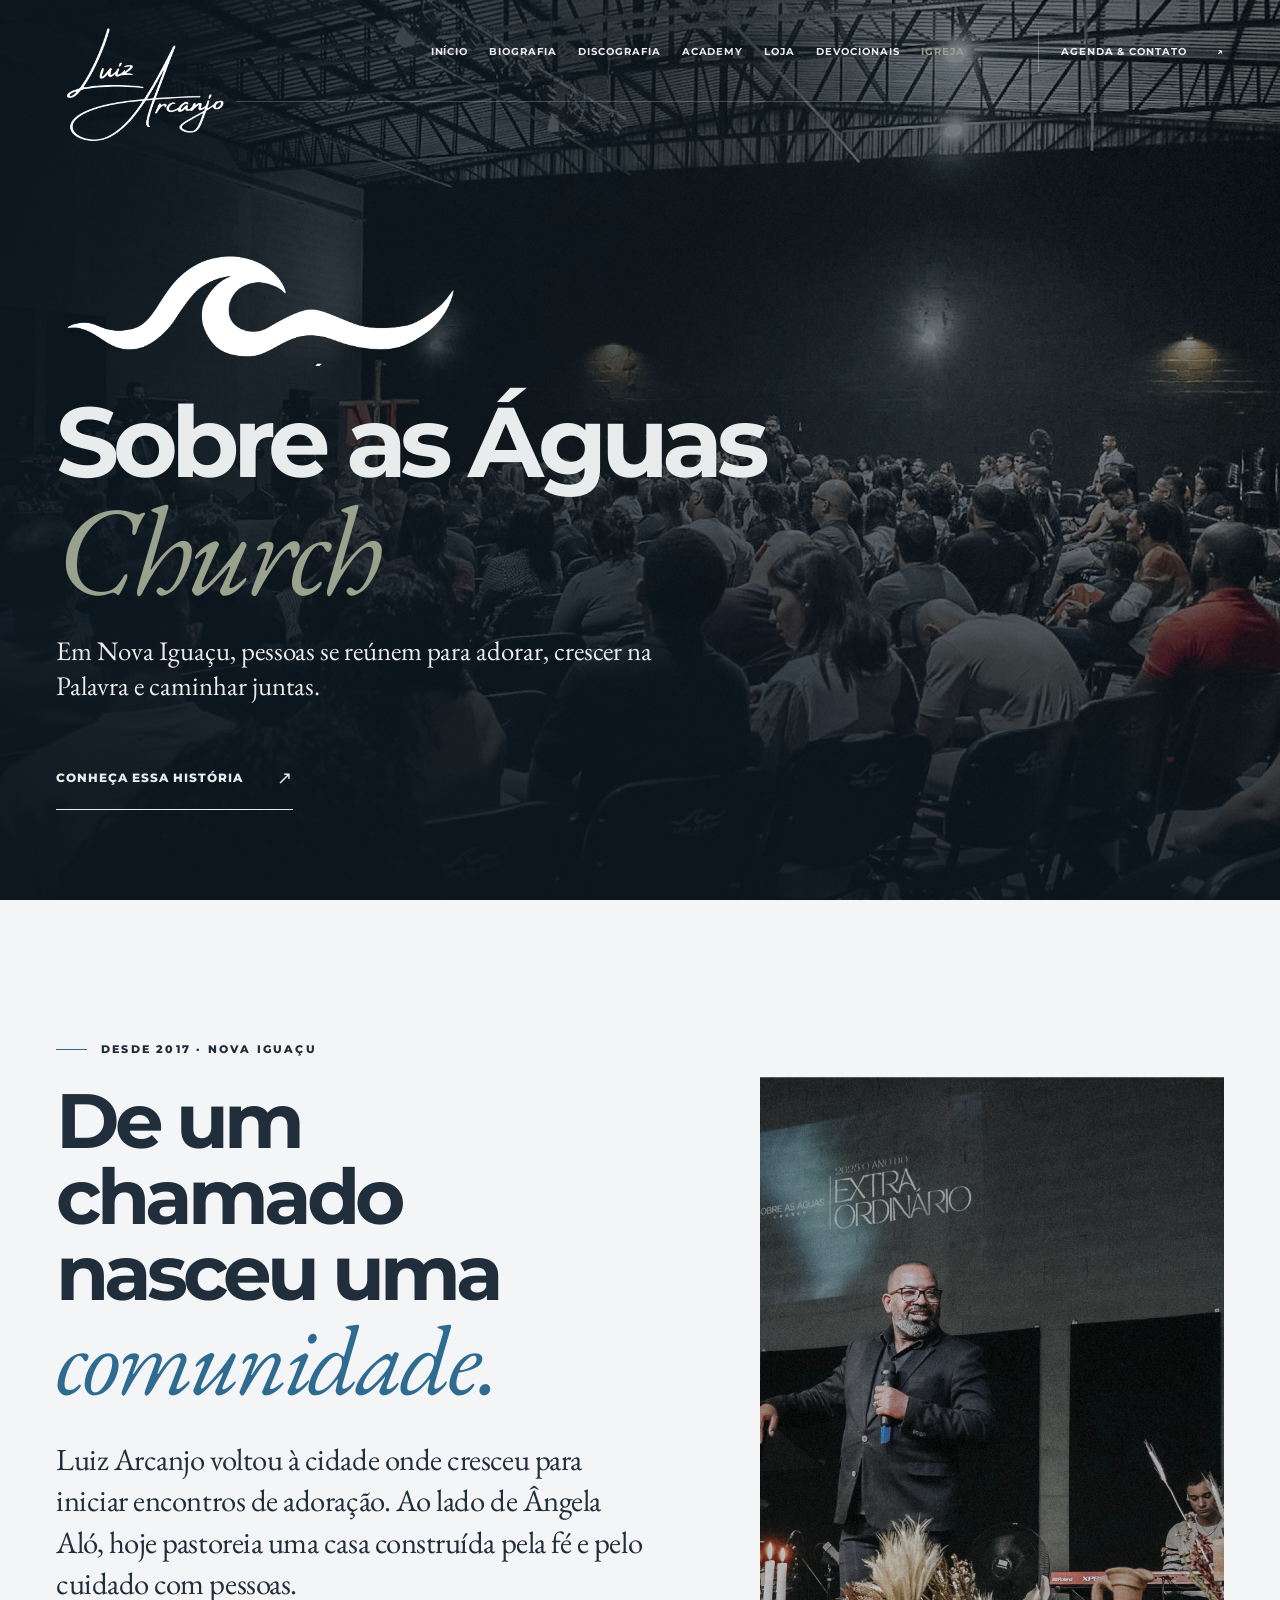
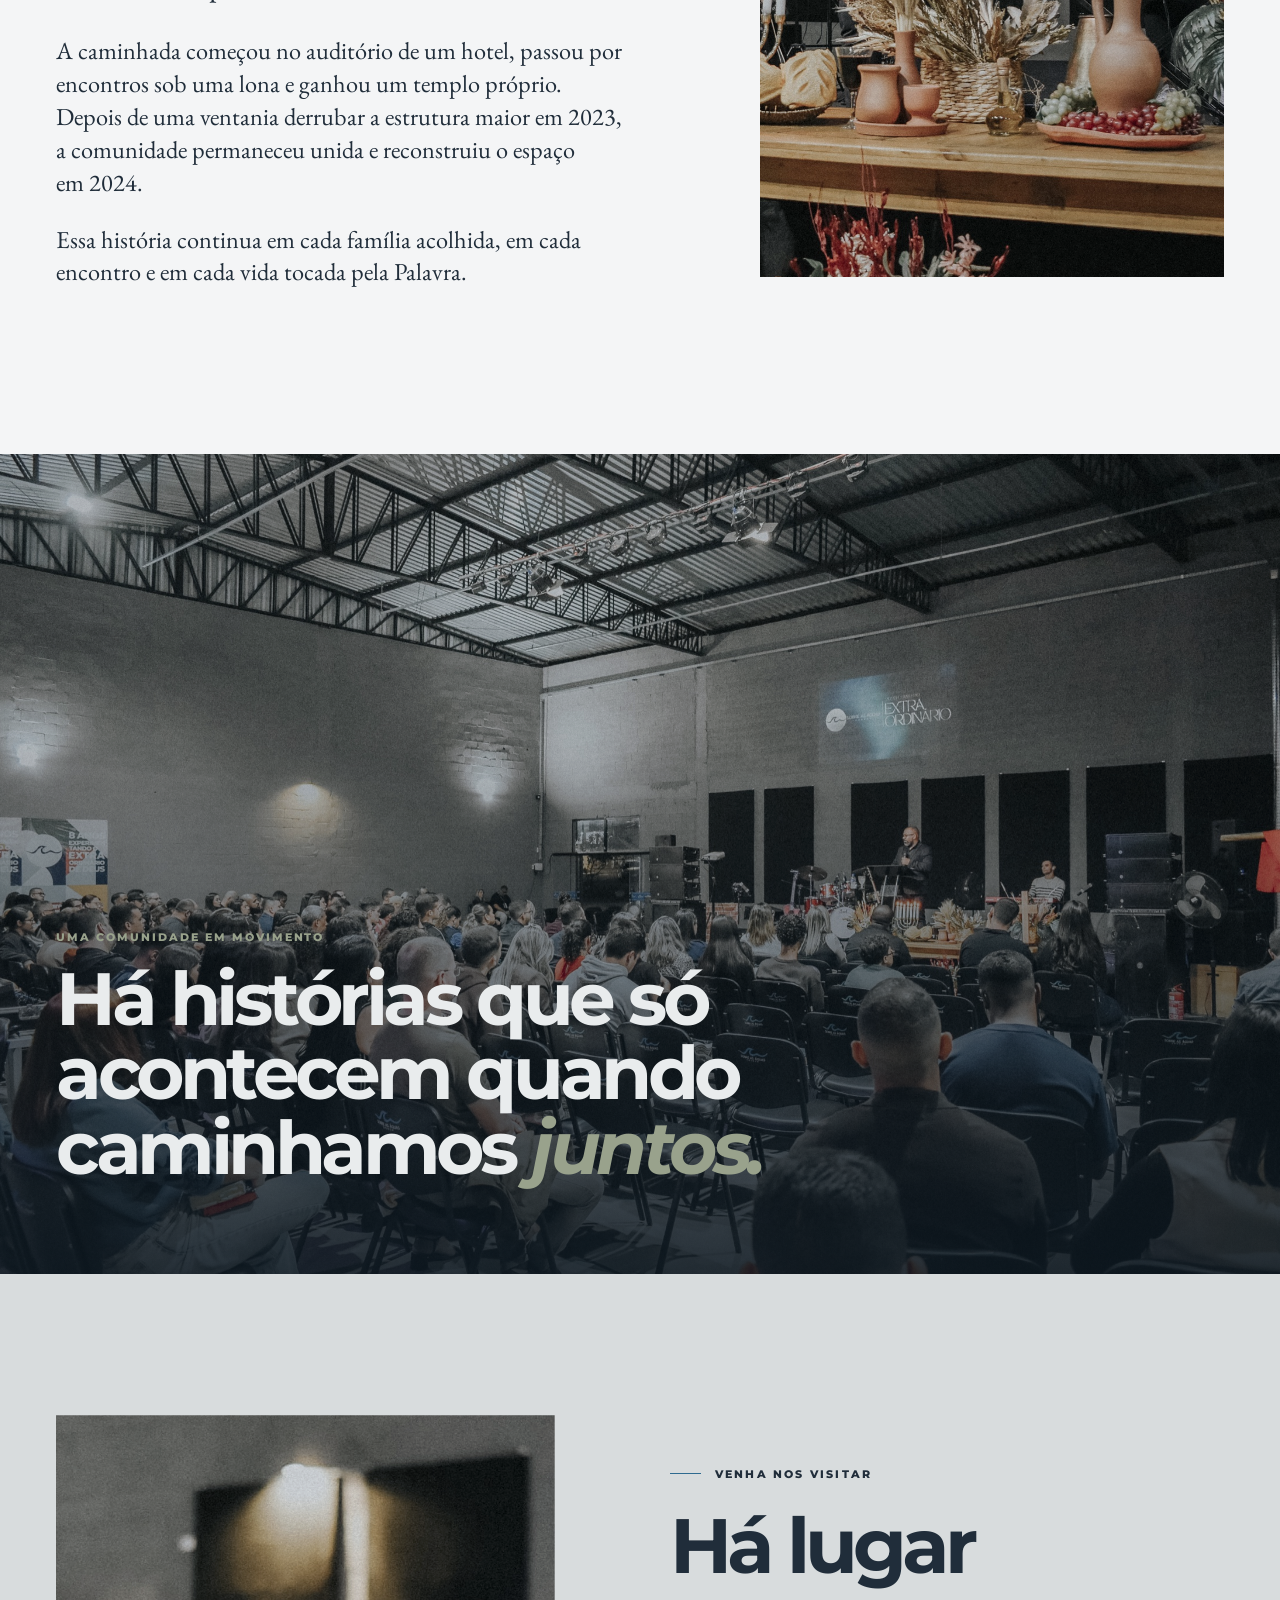
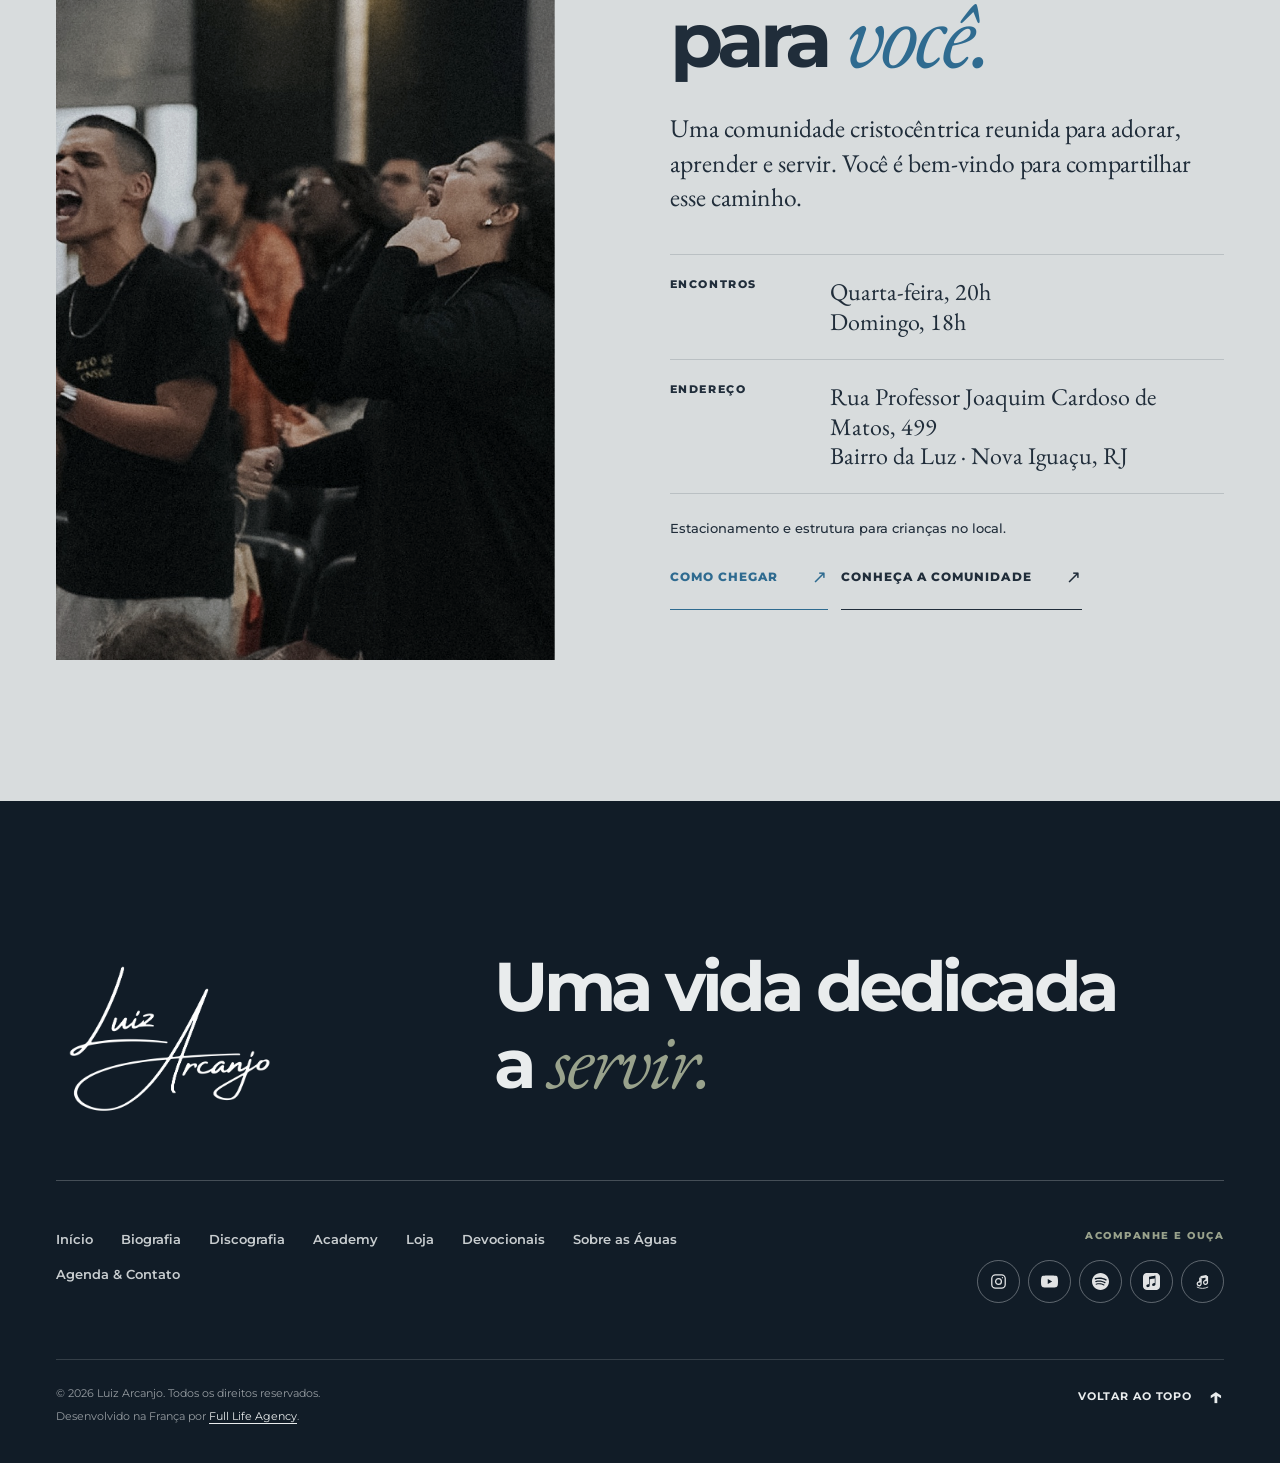
<file: igreja/index.html>
<!doctype html>
<html lang="pt-BR">
<head>
  <meta charset="utf-8">
  <meta name="viewport" content="width=device-width, initial-scale=1">
  <meta name="theme-color" content="#202D3A">
  <meta name="description" content="Conheça a Sobre as Águas Church, comunidade pastoreada por Luiz Arcanjo em Nova Iguaçu, com horários e endereço para sua visita.">
  
  <meta property="og:type" content="website">
  <meta property="og:locale" content="pt_BR">
  <meta property="og:site_name" content="Luiz Arcanjo">
  <meta property="og:title" content="Sobre as Águas Church | Luiz Arcanjo">
  <meta property="og:description" content="Conheça a Sobre as Águas Church, comunidade pastoreada por Luiz Arcanjo em Nova Iguaçu, com horários e endereço para sua visita.">
  <meta property="og:image" content="https://luizarcanjo.com/assets/images/open-graph-v3.png">
  <meta property="og:image:type" content="image/png">
  <meta property="og:image:width" content="1200">
  <meta property="og:image:height" content="630">
  <meta property="og:image:alt" content="Luiz Arcanjo — Canções que atravessam gerações">
  <meta name="twitter:card" content="summary_large_image">
  <meta name="twitter:image" content="https://luizarcanjo.com/assets/images/open-graph-v3.png">
  <title>Sobre as Águas Church | Luiz Arcanjo</title>
  <link rel="icon" type="image/png" sizes="32x32" href="/assets/favicon-32.png">
  <link rel="icon" type="image/png" sizes="512x512" href="/assets/favicon-512.png">
  <link rel="apple-touch-icon" sizes="180x180" href="/assets/apple-touch-icon.png">
  <link rel="preconnect" href="https://fonts.googleapis.com">
  <link rel="preconnect" href="https://fonts.gstatic.com" crossorigin>
  <link href="https://fonts.googleapis.com/css2?family=EB+Garamond:ital,wght@0,400;0,500;0,600;1,400;1,500&family=Montserrat:wght@400;500;600;700;800&display=swap" rel="stylesheet">
  <link rel="stylesheet" href="/assets/site.css?v=63">
  <script defer src="/assets/site.js?v=26"></script>
</head>
<body id="topo" data-page="igreja">
  <div id="site-header"></div>
  <main id="conteudo"><section class="inner-hero inner-hero--church">
      <div class="inner-hero__media photo inner-hero__photo"><img src="/assets/images/church-auditorium.jpg" alt="Congregação reunida no auditório da Sobre as Águas Church" fetchpriority="high"></div>
      <div class="inner-hero__shade"></div>
      <div class="shell inner-hero__content">
        <img class="church-hero__mark" src="/assets/images/sobre-as-aguas-mark.png?v=4" alt="Sobre as Águas Church">
        <h1>Sobre as Águas <em>Church</em></h1>
        <p>Em Nova Iguaçu, pessoas se reúnem para adorar, crescer na Palavra e caminhar juntas.</p>
        <a class="button button--outline" href="#conheca"><span>Conheça essa história</span><span aria-hidden="true">↓︎</span></a>
      </div>
    </section>
    <section class="church-story section-pad" id="conheca"><div class="shell church-story__grid">
      <div class="church-story__copy" data-reveal><p class="eyebrow"><span class="eyebrow__rule"></span>Desde 2017 · Nova Iguaçu</p><h2 class="display-title">De um chamado nasceu uma <em>comunidade.</em></h2><p class="lead-serif">Luiz Arcanjo voltou à cidade onde cresceu para iniciar encontros de adoração. Ao lado de Ângela Aló, hoje pastoreia uma casa construída pela fé e pelo cuidado com pessoas.</p><p>A caminhada começou no auditório de um hotel, passou por encontros sob uma lona e ganhou um templo próprio. Depois de uma ventania derrubar a estrutura maior em 2023, a comunidade permaneceu unida e reconstruiu o espaço em 2024.</p><p>Essa história continua em cada família acolhida, em cada encontro e em cada vida tocada pela Palavra.</p></div>
      <div class="church-story__photo photo" data-reveal><img src="/assets/images/church-luiz.jpg" alt="Pastor Luiz Arcanjo ministrando na Sobre as Águas Church" loading="lazy"></div>
    </div></section>
    <section class="church-panorama"><div class="church-panorama__photo photo"><img src="/assets/images/church-gathering.jpg" alt="Auditório da Sobre as Águas Church com a comunidade reunida" loading="lazy"></div><div class="shell church-panorama__caption" data-reveal><span>Uma comunidade em movimento</span><p>Há histórias que só acontecem quando caminhamos <em>juntos.</em></p></div></section>
    <section class="church-visit section-pad"><div class="shell church-visit__grid">
      <div class="church-visit__photo photo" data-reveal><img src="/assets/images/church-worship.jpg" alt="Pessoas em momento de adoração na Sobre as Águas Church" loading="lazy"></div>
      <div class="church-visit__copy" data-reveal><p class="eyebrow"><span class="eyebrow__rule"></span>Venha nos visitar</p><h2 class="display-title"><span class="mobile-title-line">Há lugar</span> <span class="mobile-title-line mobile-title-keep">para <em>você.</em></span></h2><p>Uma comunidade cristocêntrica reunida para adorar, aprender e servir. Você é bem-vindo para compartilhar esse caminho.</p><dl class="church-visit__details"><div><dt>Encontros</dt><dd>Quarta-feira, 20h<br>Domingo, 18h</dd></div><div><dt>Endereço</dt><dd>Rua Professor Joaquim Cardoso de Matos, 499<br>Bairro da Luz · Nova Iguaçu, RJ</dd></div></dl><p class="church-visit__note">Estacionamento e estrutura para crianças no local.</p><div class="button-row"><a class="button button--dark" href="https://www.google.com/maps/search/?api=1&query=Rua+Professor+Joaquim+Cardoso+de+Matos+499+Nova+Iguacu+RJ" target="_blank" rel="noopener"><span>Como chegar</span><span aria-hidden="true">↗︎</span></a><a class="button button--outline-dark" href="https://www.instagram.com/sobreasaguaschurch/" target="_blank" rel="noopener"><span>Conheça a comunidade</span><span aria-hidden="true">↗︎</span></a></div></div>
    </div></section></main>
  <div id="site-footer"></div>
</body>
</html>
</file>
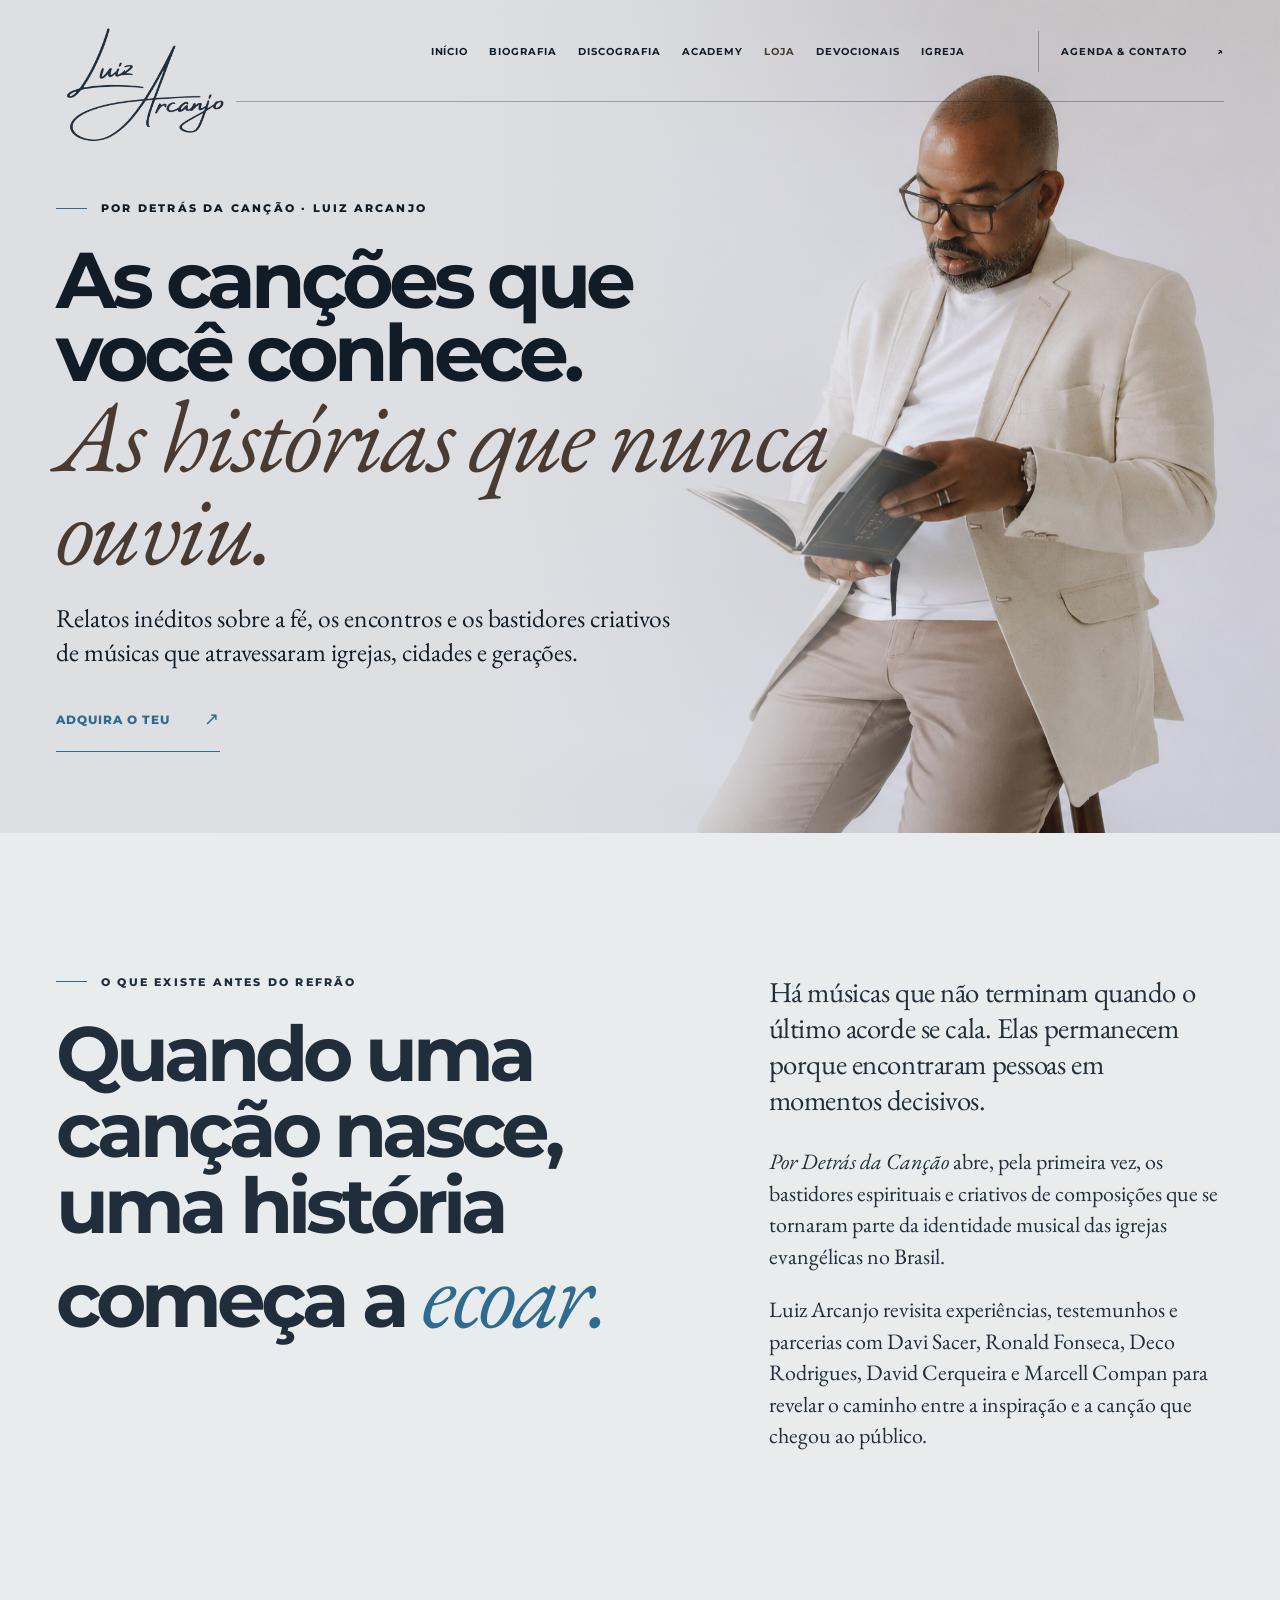
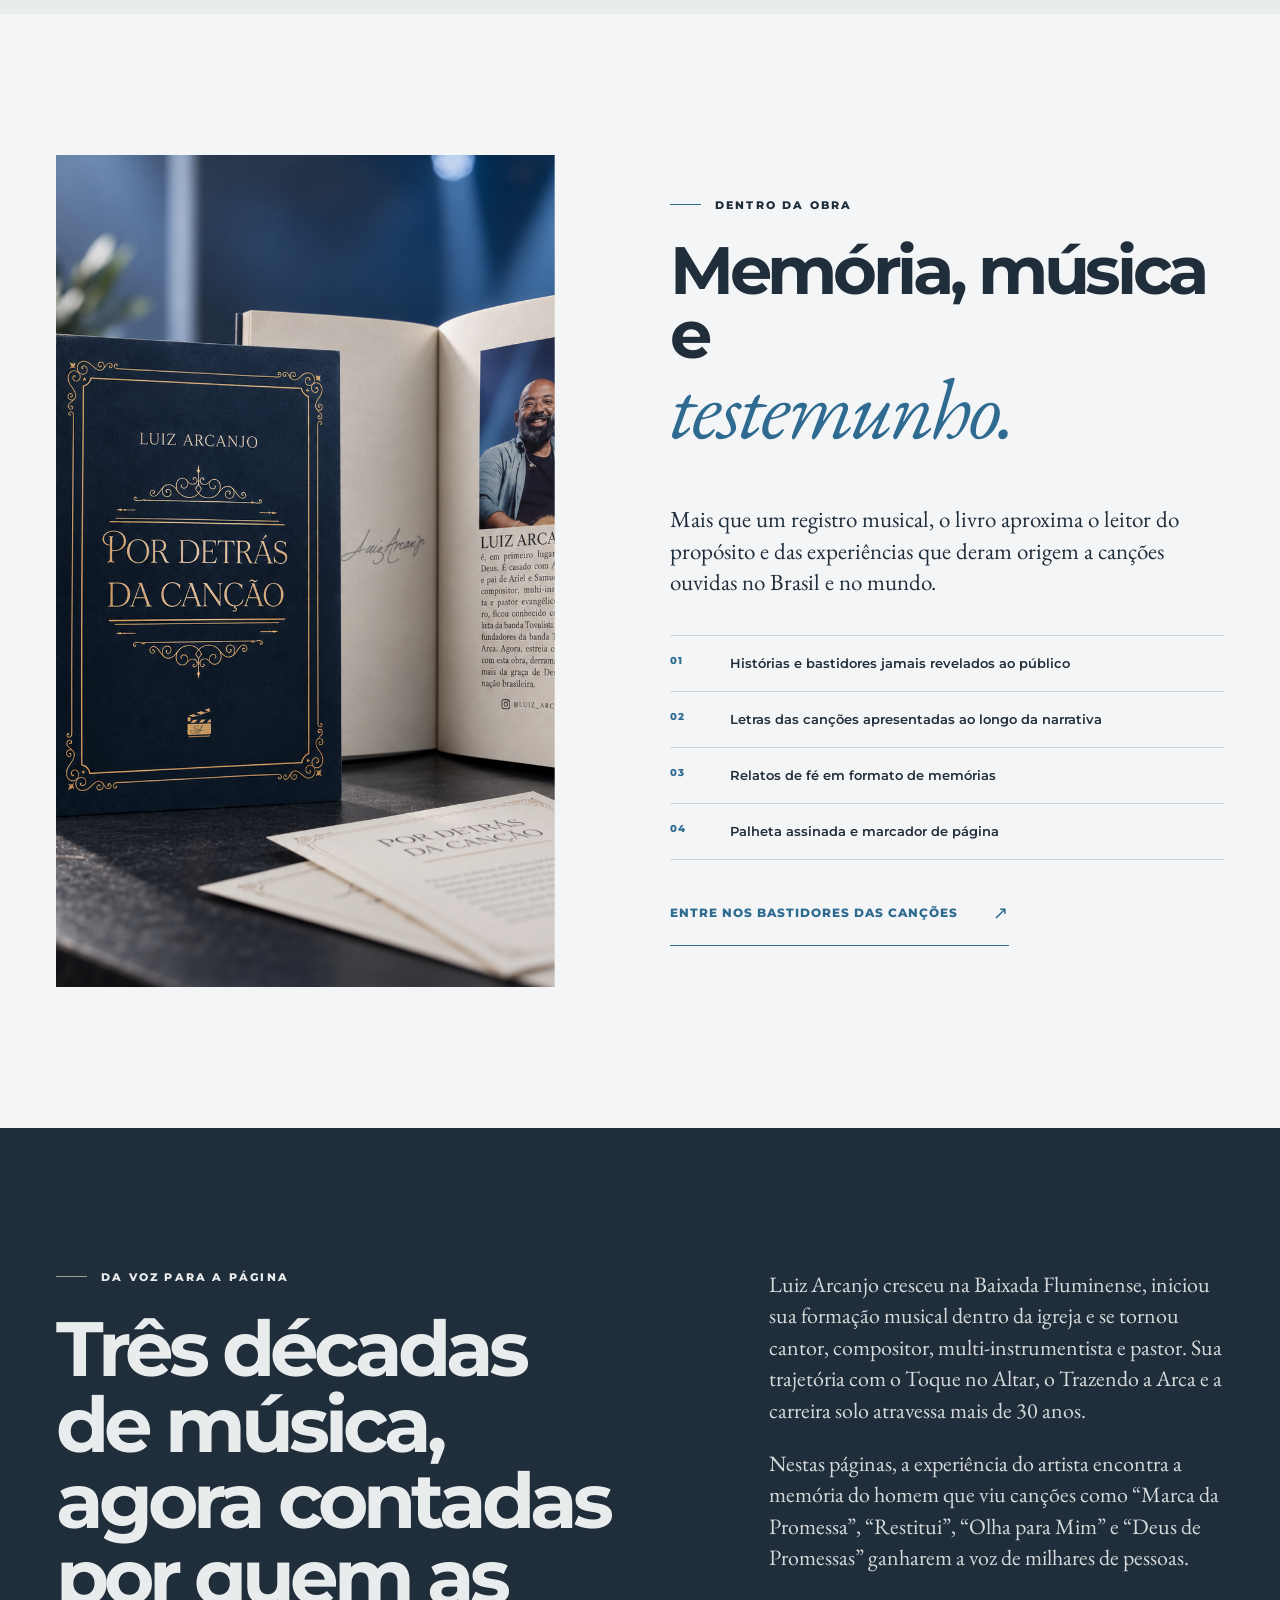
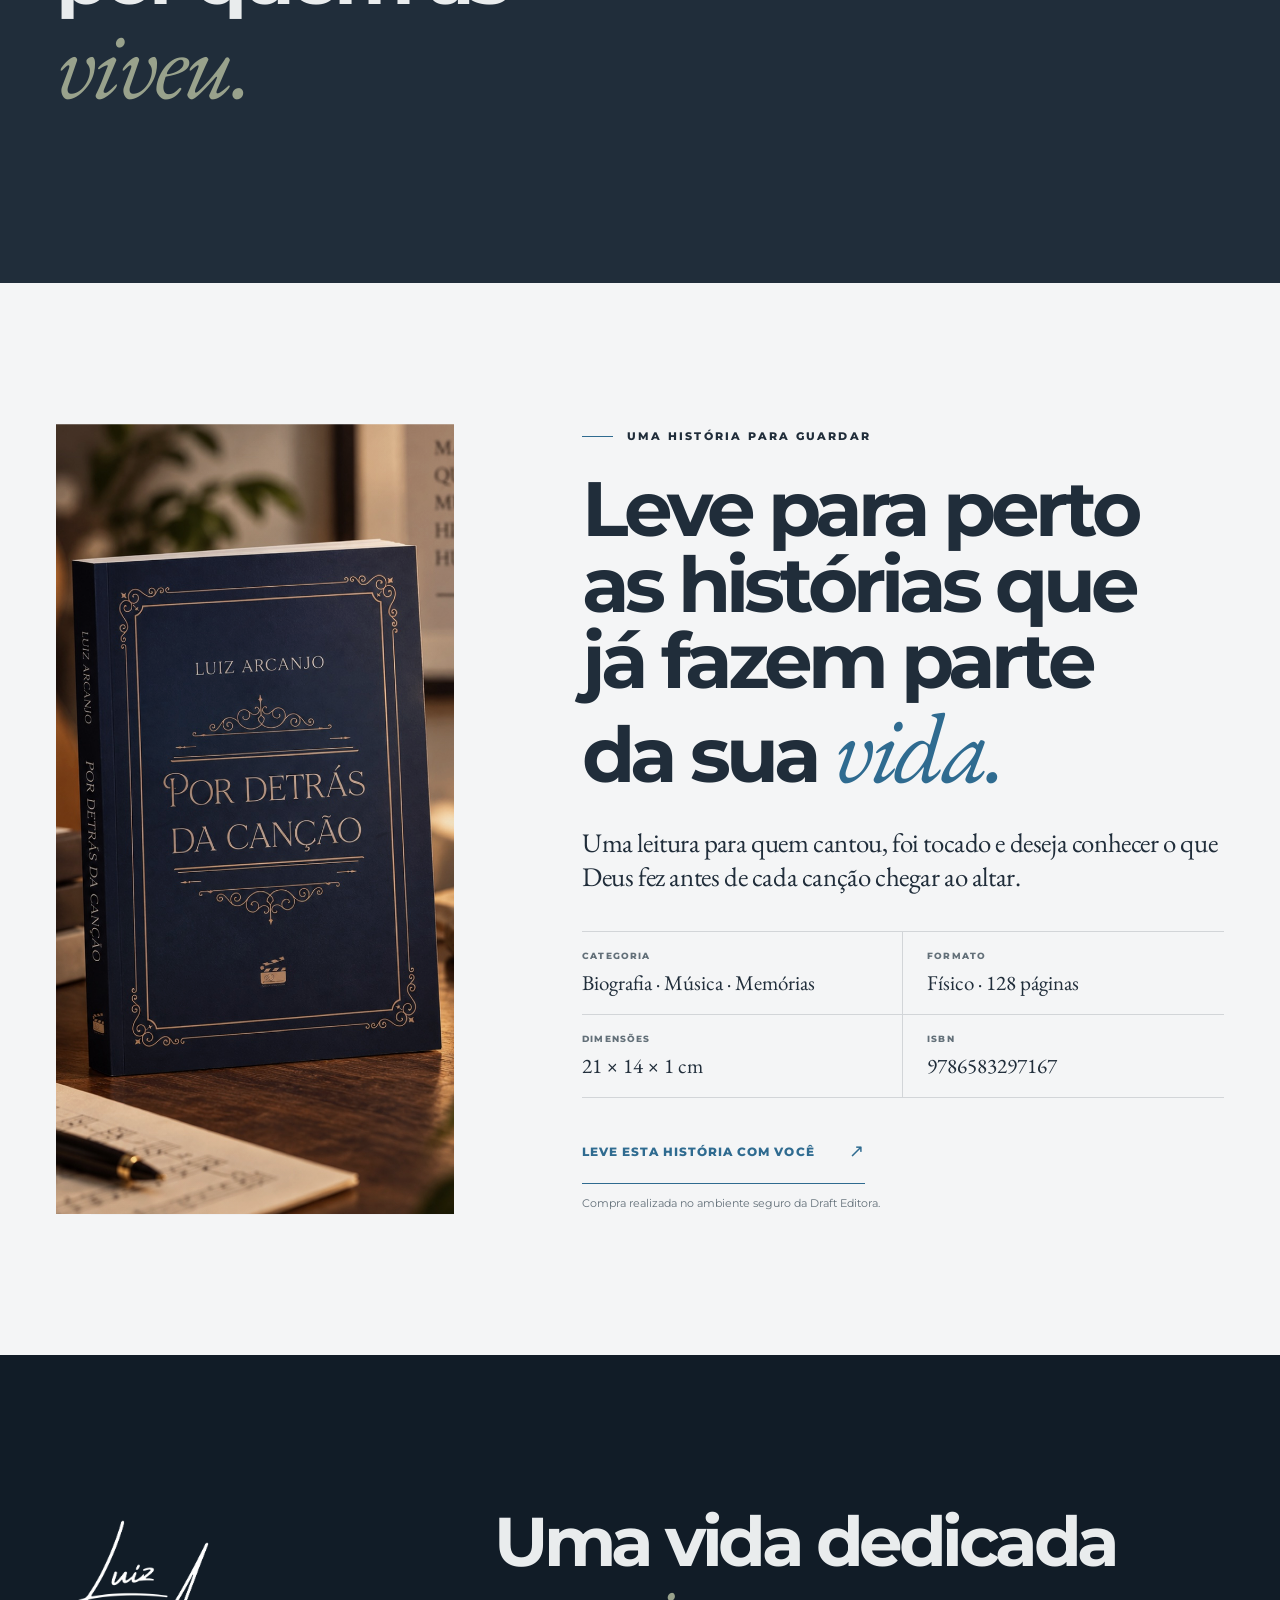
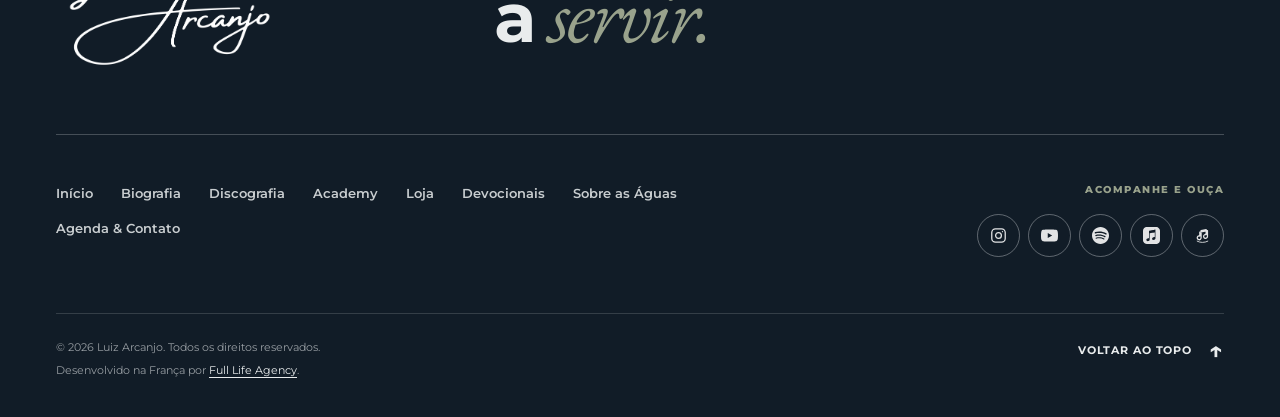
<file: livro/index.html>
<!doctype html>
<html lang="pt-BR">
<head>
  <meta charset="utf-8">
  <meta name="viewport" content="width=device-width, initial-scale=1">
  <meta name="theme-color" content="#202D3A">
  <meta name="description" content="Por Detrás da Canção, de Luiz Arcanjo: histórias inéditas, memórias e bastidores das canções que atravessaram gerações.">
  
  <meta property="og:type" content="website">
  <meta property="og:locale" content="pt_BR">
  <meta property="og:site_name" content="Luiz Arcanjo">
  <meta property="og:title" content="Loja | Luiz Arcanjo">
  <meta property="og:description" content="Por Detrás da Canção, de Luiz Arcanjo: histórias inéditas, memórias e bastidores das canções que atravessaram gerações.">
  <meta property="og:image" content="https://luizarcanjo.com/assets/images/open-graph-v3.png">
  <meta property="og:image:type" content="image/png">
  <meta property="og:image:width" content="1200">
  <meta property="og:image:height" content="630">
  <meta property="og:image:alt" content="Luiz Arcanjo — Canções que atravessam gerações">
  <meta name="twitter:card" content="summary_large_image">
  <meta name="twitter:image" content="https://luizarcanjo.com/assets/images/open-graph-v3.png">
  <title>Loja | Luiz Arcanjo</title>
  <link rel="icon" type="image/png" sizes="32x32" href="/assets/favicon-32.png">
  <link rel="icon" type="image/png" sizes="512x512" href="/assets/favicon-512.png">
  <link rel="apple-touch-icon" sizes="180x180" href="/assets/apple-touch-icon.png">
  <link rel="preconnect" href="https://fonts.googleapis.com">
  <link rel="preconnect" href="https://fonts.gstatic.com" crossorigin>
  <link href="https://fonts.googleapis.com/css2?family=EB+Garamond:ital,wght@0,400;0,500;0,600;1,400;1,500&family=Montserrat:wght@400;500;600;700;800&display=swap" rel="stylesheet">
  <link rel="stylesheet" href="/assets/site.css?v=63">
  <script defer src="/assets/site.js?v=26"></script>
</head>
<body id="topo" data-page="livro">
  <div id="site-header"></div>
  <main id="conteudo"><section class="book-sales-hero">
      <div class="book-sales-hero__media"><img src="/assets/images/book-hero-reading.jpg" alt="Luiz Arcanjo lendo o livro Por Detrás da Canção" fetchpriority="high"></div>
      <div class="book-sales-hero__shade"></div>
      <div class="shell book-sales-hero__content" data-reveal>
        <p class="eyebrow"><span class="eyebrow__rule"></span>Por Detrás da Canção · Luiz Arcanjo</p>
        <h1>As canções que você conhece.<br><em>As histórias que nunca ouviu.</em></h1>
        <p>Relatos inéditos sobre a fé, os encontros e os bastidores criativos de músicas que atravessaram igrejas, cidades e gerações.</p>
        <a class="button button--dark" href="https://drafteditora.com.br/produtos/por-detras-da-cancao-luiz-arcanjo-70t8l/" target="_blank" rel="noopener"><span>Adquira o teu</span><span aria-hidden="true">↗︎</span></a>
      </div>
    </section>
    <section class="book-promise section-pad section--ivory" id="livro"><div class="shell book-promise__grid">
      <div data-reveal><p class="eyebrow"><span class="eyebrow__rule"></span>O que existe antes do refrão</p><h2 class="display-title"><span class="mobile-title-line">Quando uma</span> <span class="mobile-title-line">canção nasce,</span><br class="desktop-title-break"> <span class="mobile-title-line">uma história</span> <span class="mobile-title-line mobile-title-keep">começa a <em>ecoar.</em></span></h2></div>
      <div class="book-promise__copy" data-reveal><p class="lead-serif">Há músicas que não terminam quando o último acorde se cala. Elas permanecem porque encontraram pessoas em momentos decisivos.</p><p><cite>Por Detrás da Canção</cite> abre, pela primeira vez, os bastidores espirituais e criativos de composições que se tornaram parte da identidade musical das igrejas evangélicas no Brasil.</p><p>Luiz Arcanjo revisita experiências, testemunhos e parcerias com Davi Sacer, Ronald Fonseca, Deco Rodrigues, David Cerqueira e Marcell Compan para revelar o caminho entre a inspiração e a canção que chegou ao público.</p></div>
    </div></section>
    <section class="book-inside section-pad"><div class="shell book-inside__grid">
      <div class="book-inside__visual photo" data-reveal><img src="/assets/images/book-editorial-new.png" alt="Composição editorial com o livro Por Detrás da Canção aberto e fechado" loading="lazy"></div>
      <div class="book-inside__copy" data-reveal><p class="eyebrow"><span class="eyebrow__rule"></span>Dentro da obra</p><h2><span class="mobile-title-line">Memória,</span> <span class="mobile-title-line mobile-title-keep">música e</span><br class="desktop-title-break"> <em class="mobile-title-line mobile-title-keep">testemunho.</em></h2><p>Mais que um registro musical, o livro aproxima o leitor do propósito e das experiências que deram origem a canções ouvidas no Brasil e no mundo.</p><ul class="book-inside__list"><li><span>01</span>Histórias e bastidores jamais revelados ao público</li><li><span>02</span>Letras das canções apresentadas ao longo da narrativa</li><li><span>03</span>Relatos de fé em formato de memórias</li><li><span>04</span>Palheta assinada e marcador de página</li></ul><a class="button button--dark" href="https://drafteditora.com.br/produtos/por-detras-da-cancao-luiz-arcanjo-70t8l/" target="_blank" rel="noopener"><span>Entre nos bastidores das canções</span><span aria-hidden="true">↗︎</span></a></div>
    </div></section>
    <section class="book-signature section-pad section--blue"><div class="shell book-signature__grid">
      <div data-reveal><p class="eyebrow"><span class="eyebrow__rule"></span>Da voz para a página</p><h2 class="display-title"><span class="mobile-title-line">Três décadas</span> <span class="mobile-title-line mobile-title-keep">de música,</span><br class="desktop-title-break"> <span class="mobile-title-line mobile-title-keep">agora contadas</span> <span class="mobile-title-line mobile-title-keep">por quem as</span> <em class="mobile-title-line">viveu.</em></h2></div>
      <div class="book-signature__copy" data-reveal><p>Luiz Arcanjo cresceu na Baixada Fluminense, iniciou sua formação musical dentro da igreja e se tornou cantor, compositor, multi-instrumentista e pastor. Sua trajetória com o Toque no Altar, o Trazendo a Arca e a carreira solo atravessa mais de 30 anos.</p><p>Nestas páginas, a experiência do artista encontra a memória do homem que viu canções como “Marca da Promessa”, “Restitui”, “Olha para Mim” e “Deus de Promessas” ganharem a voz de milhares de pessoas.</p></div>
    </div></section>
    <section class="book-final section-pad"><div class="shell book-final__grid">
      <div class="book-final__cover photo" data-reveal><img src="/assets/images/book-final-editorial.jpg" alt="Livro Por Detrás da Canção em composição editorial" loading="lazy"></div>
      <div class="book-final__copy" data-reveal><p class="eyebrow"><span class="eyebrow__rule"></span>Uma história para guardar</p><h2 class="display-title">Leve para perto as histórias que já fazem parte da sua <em>vida.</em></h2><p class="lead-serif">Uma leitura para quem cantou, foi tocado e deseja conhecer o que Deus fez antes de cada canção chegar ao altar.</p><dl class="book-meta"><div><dt>Categoria</dt><dd>Biografia · Música · Memórias</dd></div><div><dt>Formato</dt><dd>Físico · 128 páginas</dd></div><div><dt>Dimensões</dt><dd>21 × 14 × 1 cm</dd></div><div><dt>ISBN</dt><dd>9786583297167</dd></div></dl><a class="button button--dark" href="https://drafteditora.com.br/produtos/por-detras-da-cancao-luiz-arcanjo-70t8l/" target="_blank" rel="noopener"><span>Leve esta história com você</span><span aria-hidden="true">↗︎</span></a><small class="external-note">Compra realizada no ambiente seguro da Draft Editora.</small></div>
    </div></section></main>
  <div id="site-footer"></div>
</body>
</html>
</file>
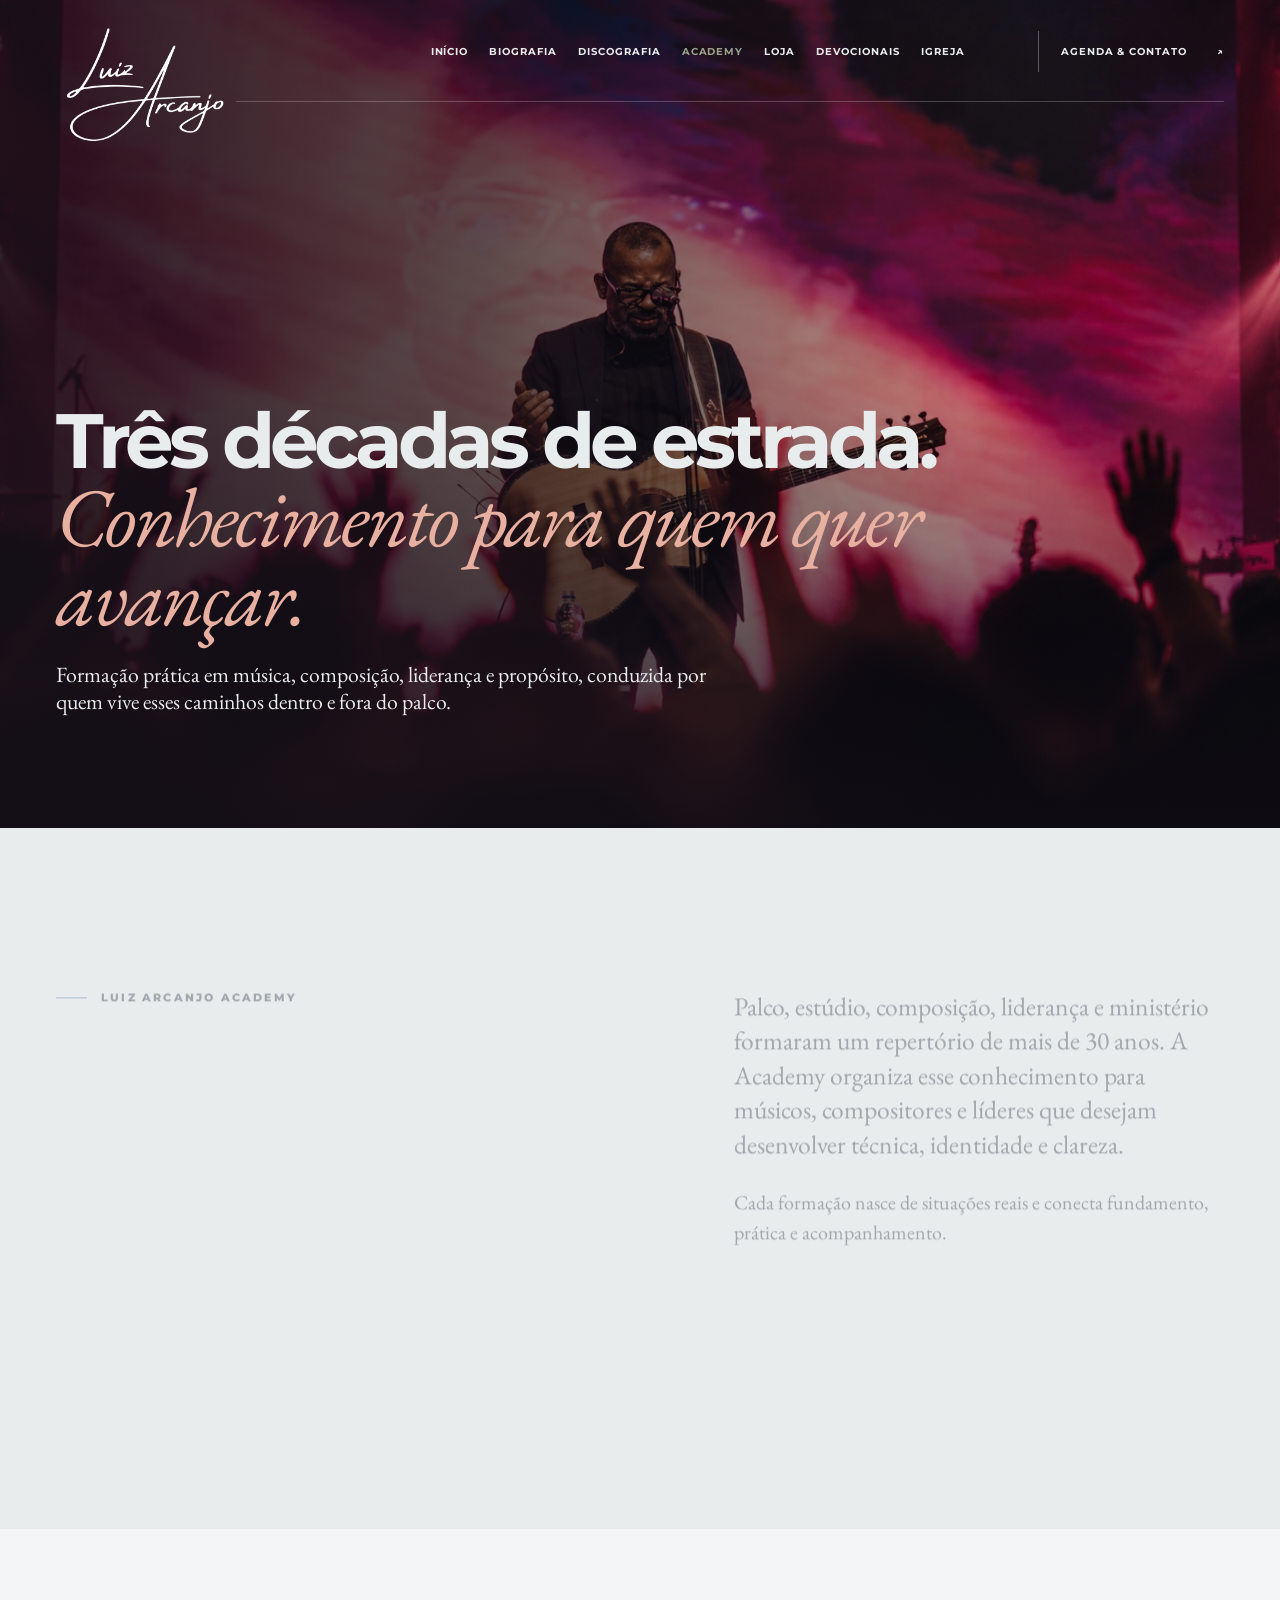
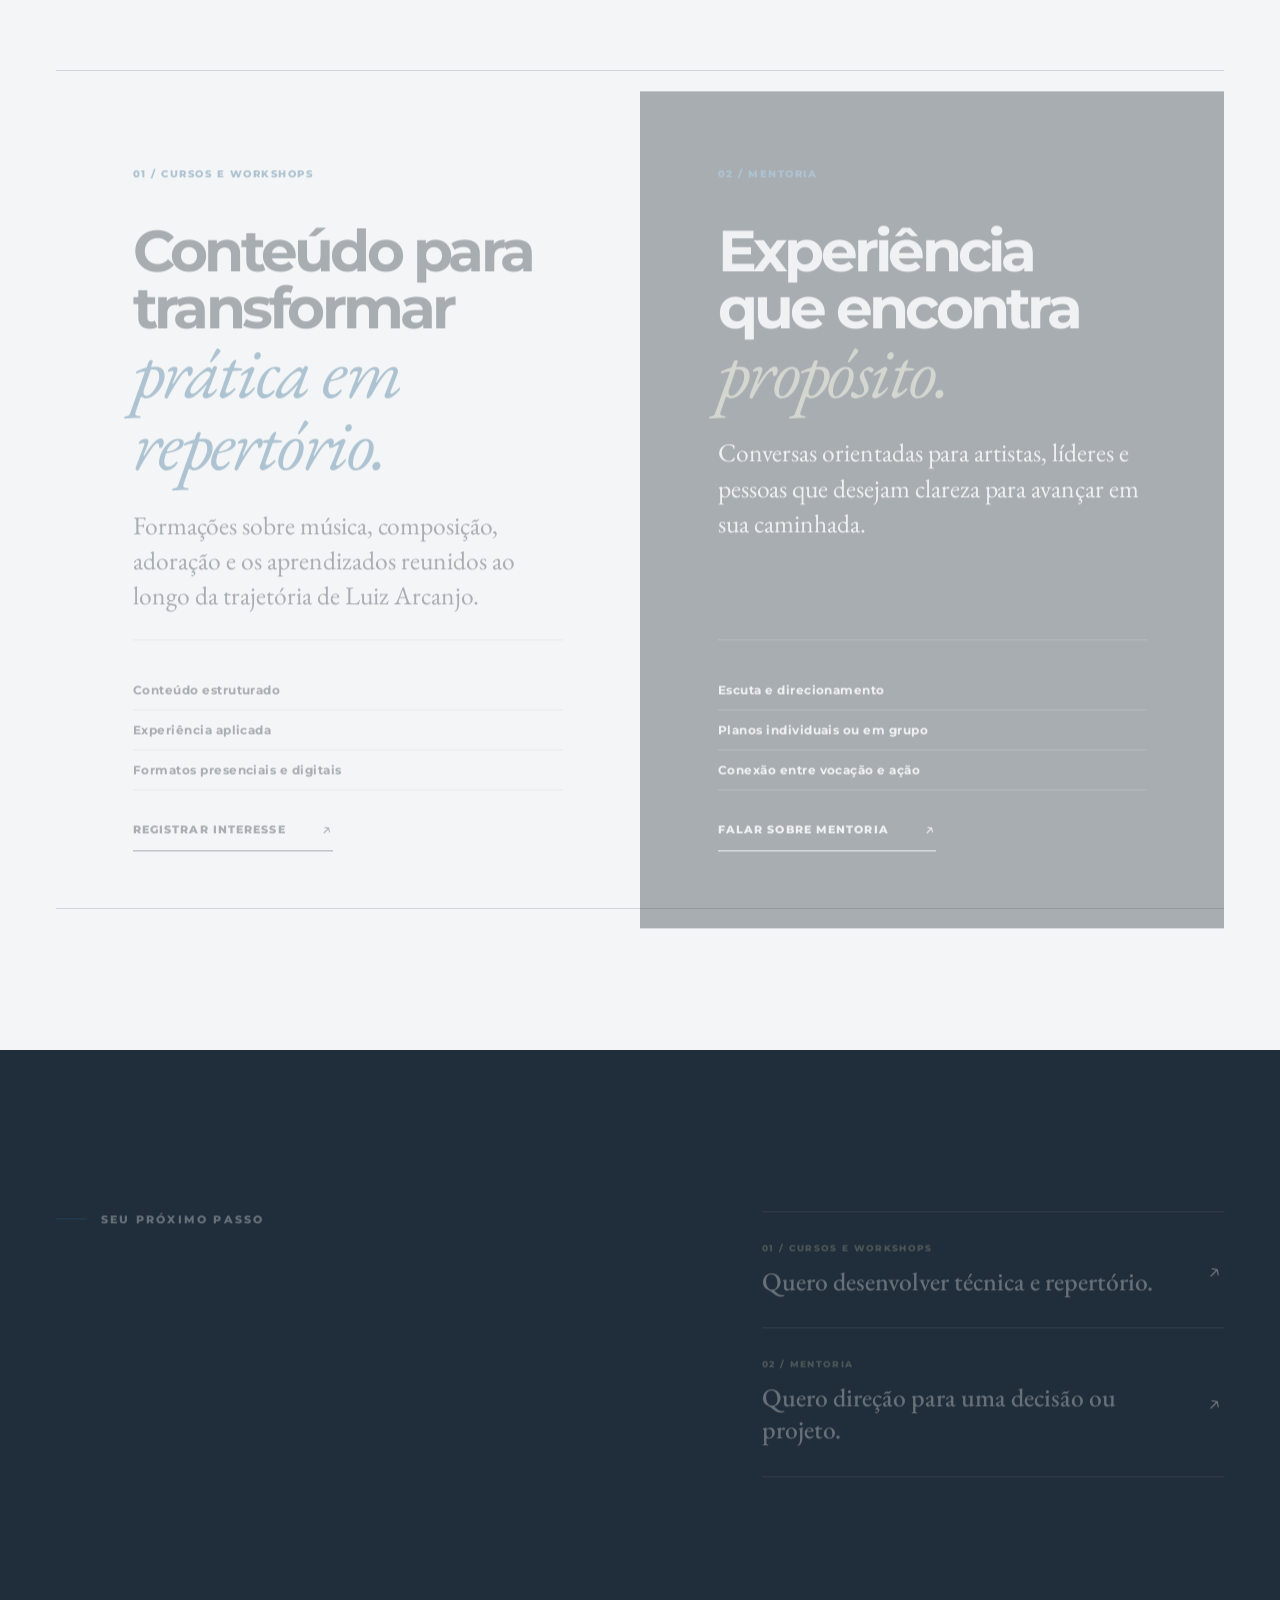
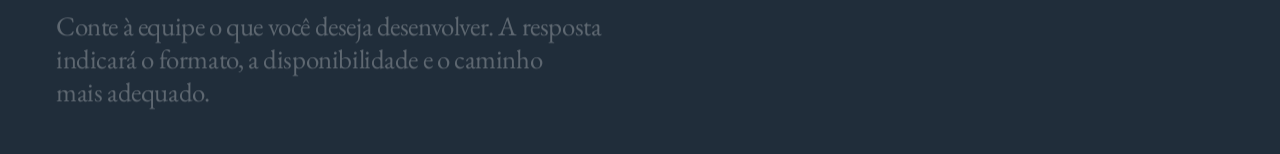
<file: mentoria/index.html>
<!doctype html><html lang="pt-BR"><head><meta charset="utf-8"><meta name="viewport" content="width=device-width,initial-scale=1"><meta name="robots" content="noindex,follow"><link rel="canonical" href="/cursos/#mentoria"><meta http-equiv="refresh" content="0;url=/cursos/#mentoria"><title>Redirecionando | Luiz Arcanjo</title></head><body><p>Esta página agora está em <a href="/cursos/#mentoria">/cursos/#mentoria</a>.</p></body></html>
</file>
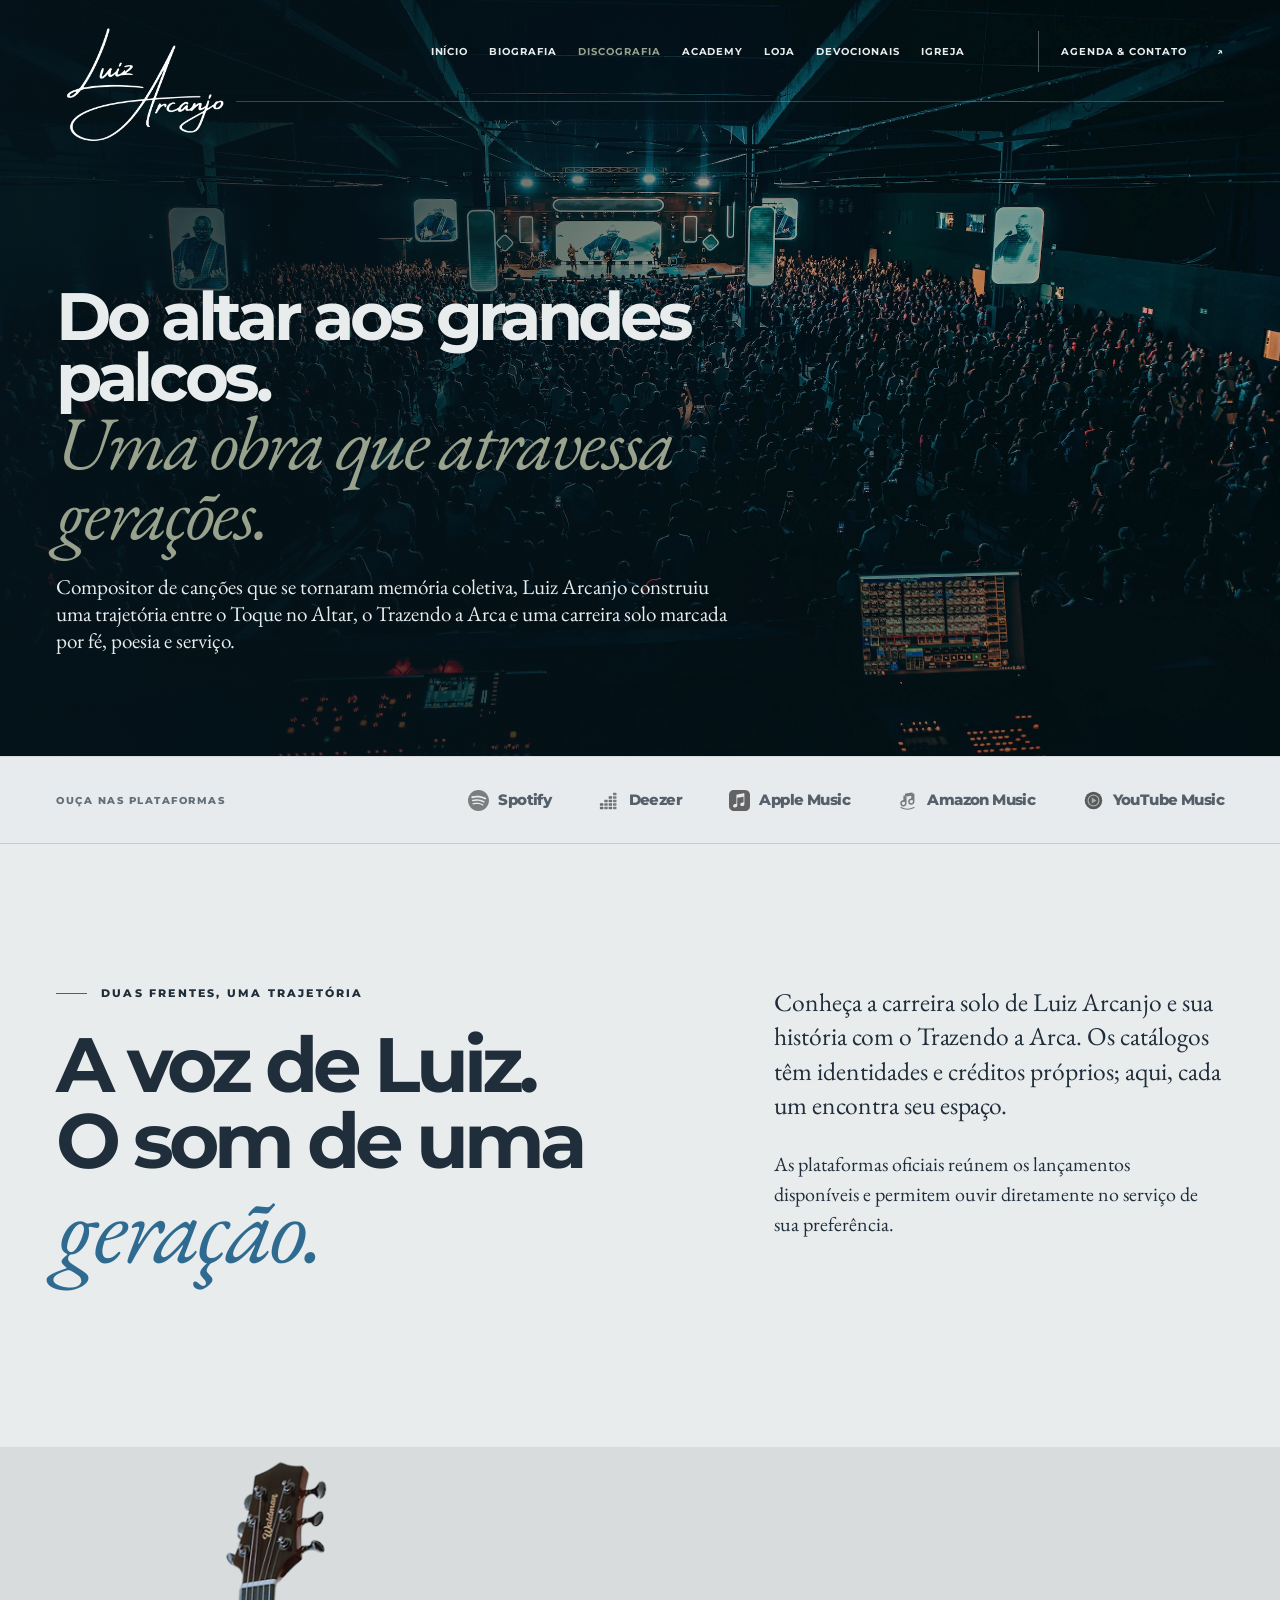
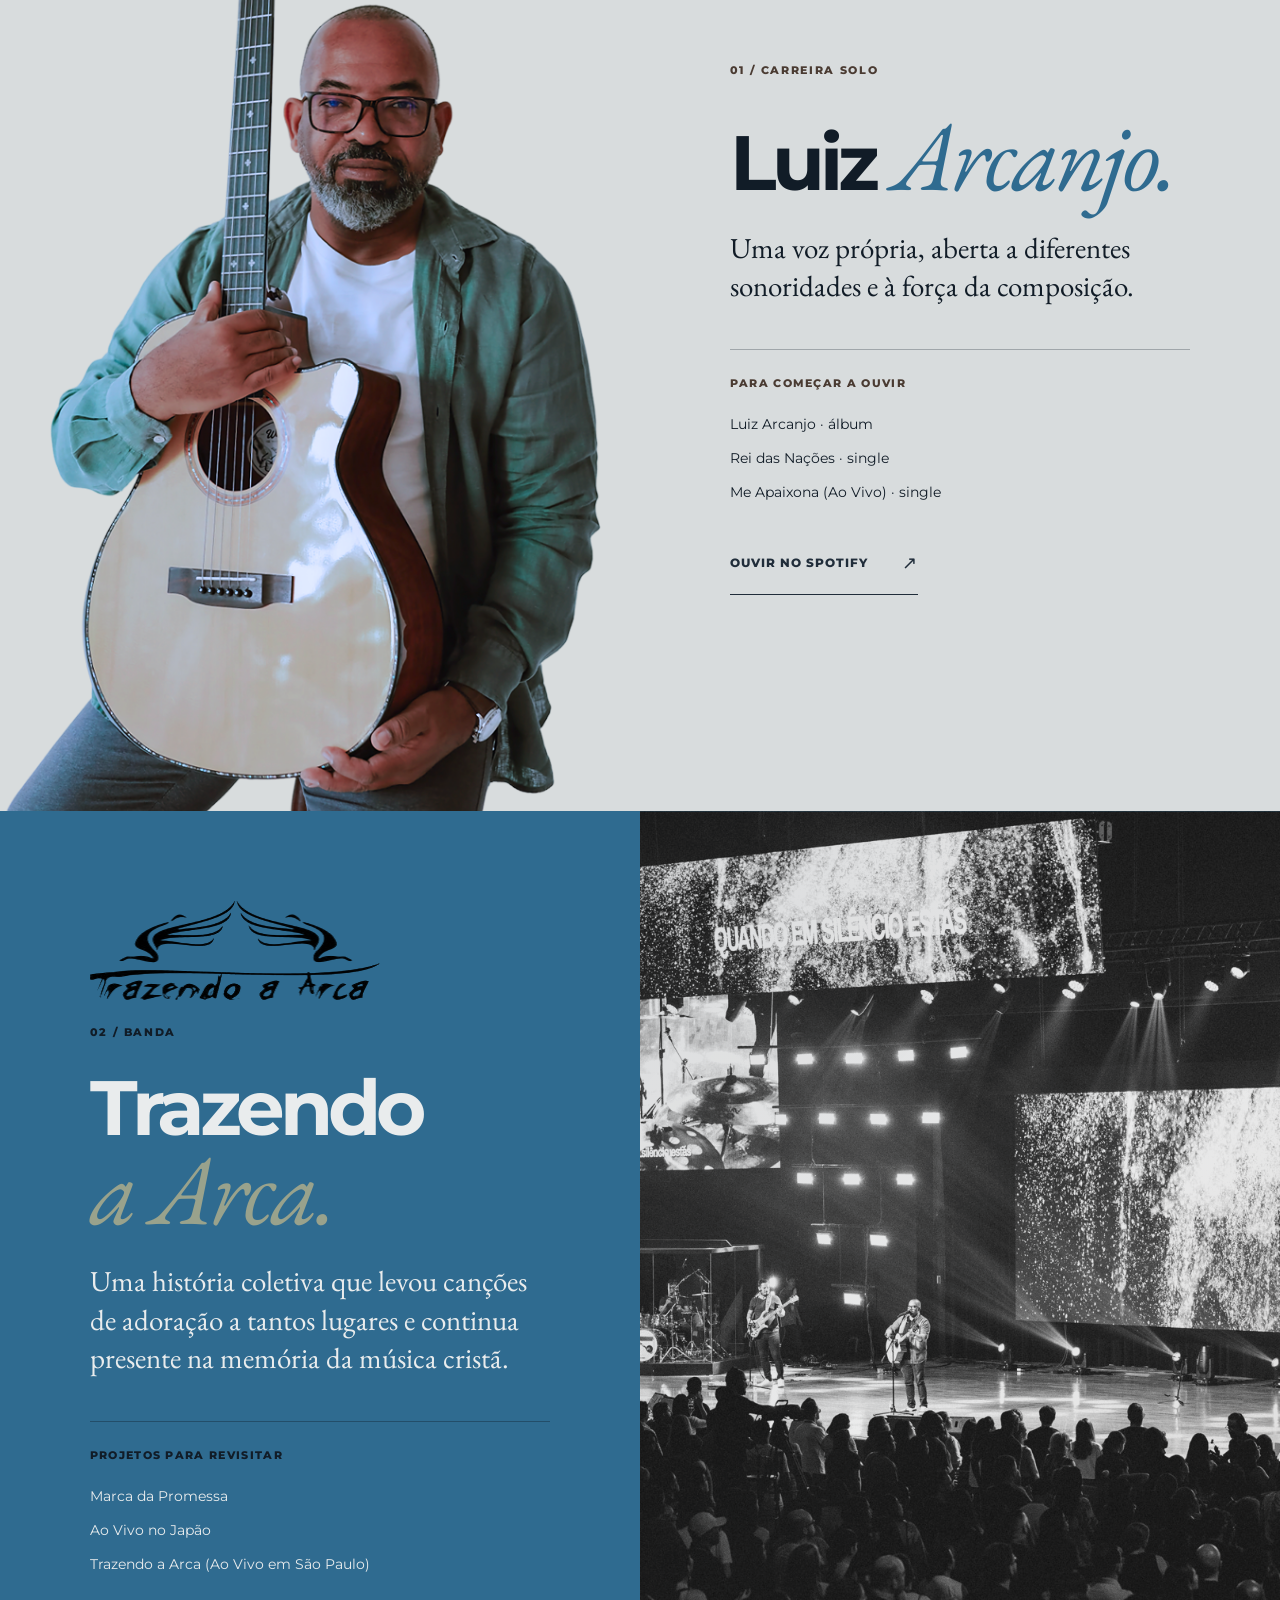
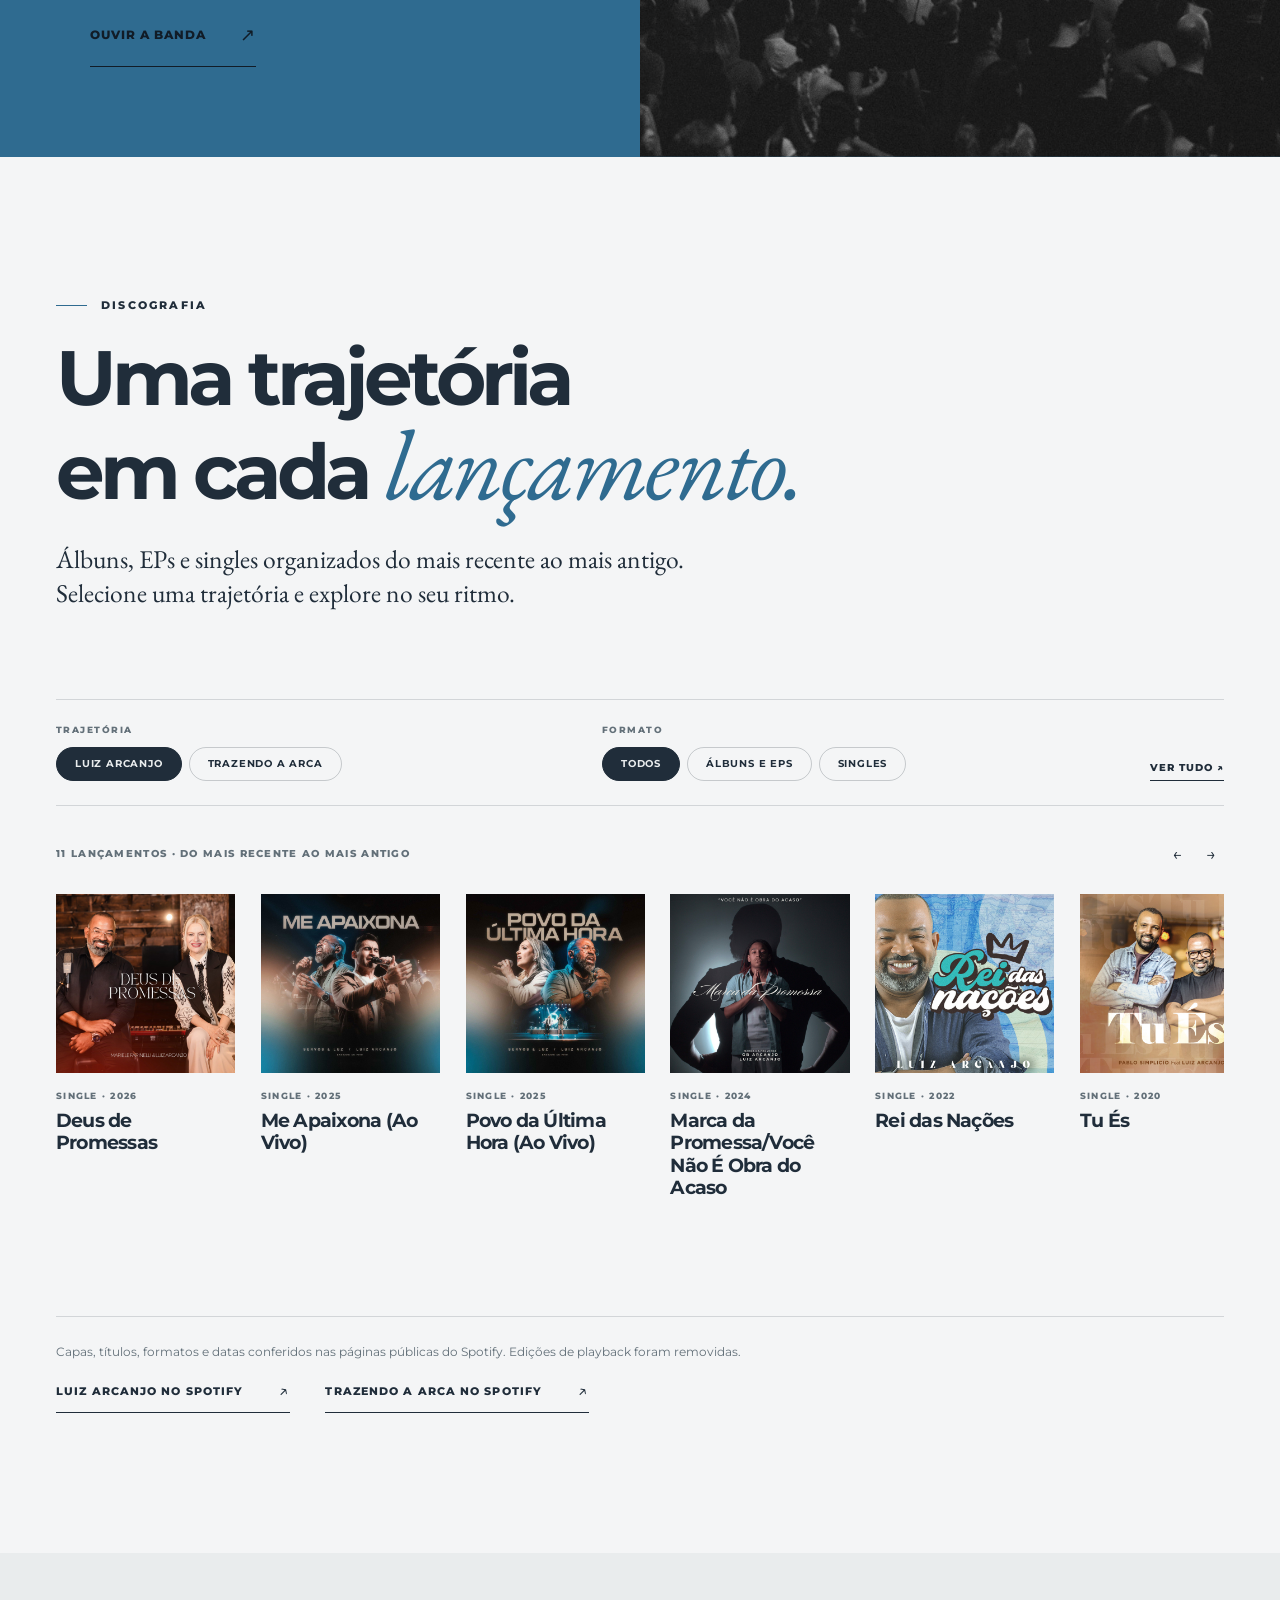
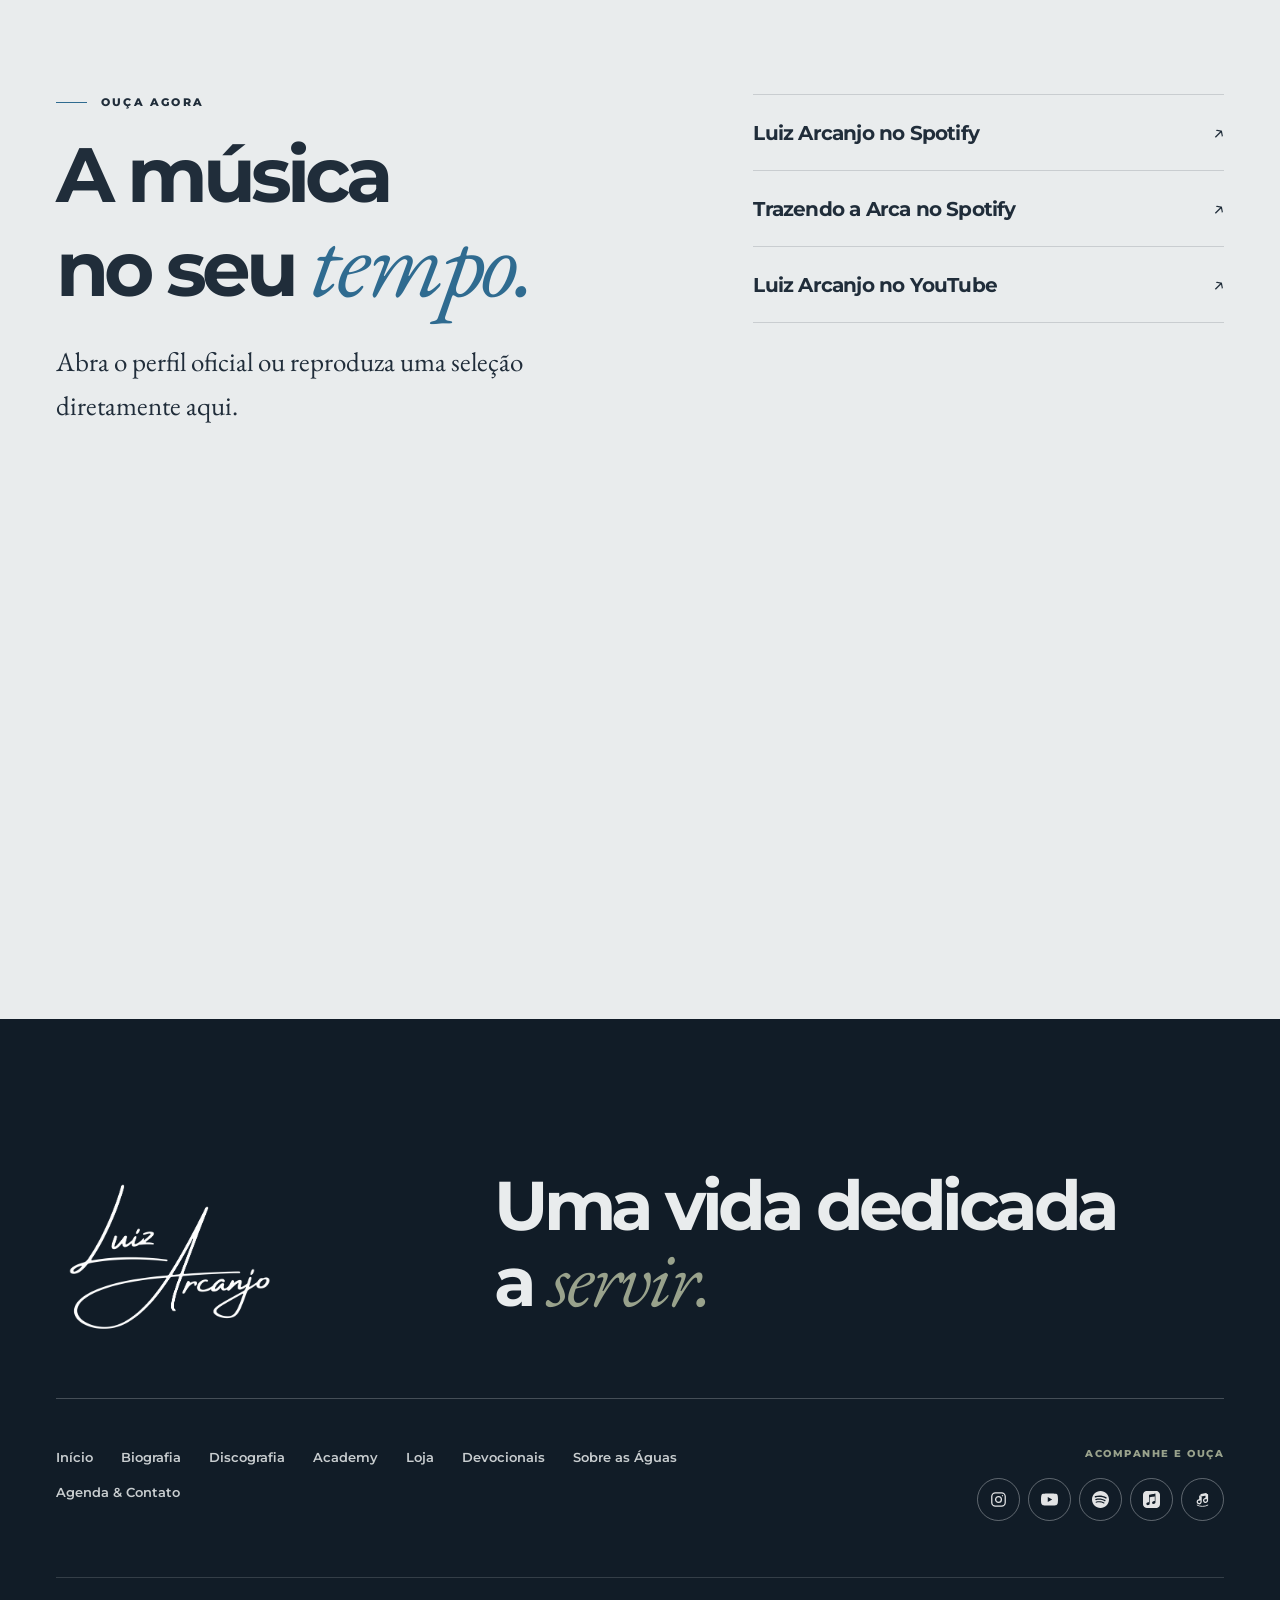
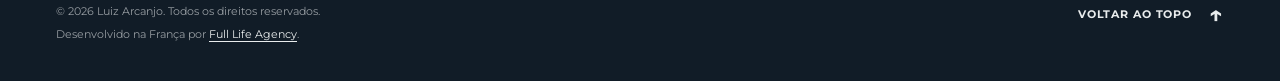
<file: musica/index.html>
<!doctype html>
<html lang="pt-BR">
<head>
  <meta charset="utf-8">
  <meta name="viewport" content="width=device-width, initial-scale=1">
  <meta name="theme-color" content="#202D3A">
  <meta name="description" content="Ouça Luiz Arcanjo em sua carreira solo e com o Trazendo a Arca. Descubra lançamentos e canais oficiais.">
  
  <meta property="og:type" content="website">
  <meta property="og:locale" content="pt_BR">
  <meta property="og:site_name" content="Luiz Arcanjo">
  <meta property="og:title" content="Música | Luiz Arcanjo">
  <meta property="og:description" content="Ouça Luiz Arcanjo em sua carreira solo e com o Trazendo a Arca. Descubra lançamentos e canais oficiais.">
  <meta property="og:image" content="https://luizarcanjo.com/assets/images/open-graph-v3.png">
  <meta property="og:image:type" content="image/png">
  <meta property="og:image:width" content="1200">
  <meta property="og:image:height" content="630">
  <meta property="og:image:alt" content="Luiz Arcanjo — Canções que atravessam gerações">
  <meta name="twitter:card" content="summary_large_image">
  <meta name="twitter:image" content="https://luizarcanjo.com/assets/images/open-graph-v3.png">
  <title>Música | Luiz Arcanjo</title>
  <link rel="icon" type="image/png" sizes="32x32" href="/assets/favicon-32.png">
  <link rel="icon" type="image/png" sizes="512x512" href="/assets/favicon-512.png">
  <link rel="apple-touch-icon" sizes="180x180" href="/assets/apple-touch-icon.png">
  <link rel="preconnect" href="https://fonts.googleapis.com">
  <link rel="preconnect" href="https://fonts.gstatic.com" crossorigin>
  <link href="https://fonts.googleapis.com/css2?family=EB+Garamond:ital,wght@0,400;0,500;0,600;1,400;1,500&family=Montserrat:wght@400;500;600;700;800&display=swap" rel="stylesheet">
  <link rel="stylesheet" href="/assets/site.css?v=63">
  <script defer src="/assets/site.js?v=26"></script>
</head>
<body id="topo" data-page="musica">
  <div id="site-header"></div>
  <main id="conteudo">
    <section class="inner-hero inner-hero--music">
      <div class="inner-hero__media inner-hero__video-wrap"><video class="inner-hero__video" autoplay muted loop playsinline preload="metadata" poster="/assets/images/music-hero-cropped.jpg" aria-hidden="true"><source src="/assets/video/music-hero-web.m4v" type="video/mp4"></video></div>
      <div class="inner-hero__shade"></div>
      <div class="shell inner-hero__content">
        <h1>Do altar <span class="nowrap">aos grandes</span> palcos.<br><em>Uma obra <span class="nowrap">que atravessa</span> gerações.</em></h1><p>Compositor de canções que se tornaram memória coletiva, Luiz Arcanjo construiu uma trajetória entre o Toque no Altar, o Trazendo a Arca e uma carreira solo marcada por fé, poesia e serviço.</p>
      </div>
    </section><nav class="platform-bar platform-bar--music" aria-label="Luiz Arcanjo nas plataformas digitais"><div class="shell platform-bar__inner"><span>Ouça nas plataformas</span><a class="music-platform" href="https://open.spotify.com/artist/3jhaArlXRtYY9R7GJrvcZ2" target="_blank" rel="noopener" aria-label="Ouvir Luiz Arcanjo no Spotify"><img src="/assets/images/spotify-icon.svg" alt=""><span>Spotify</span></a><a class="music-platform" href="https://www.deezer.com/artist/5162481" target="_blank" rel="noopener" aria-label="Ouvir Luiz Arcanjo no Deezer"><img src="/assets/images/deezer-icon.svg" alt=""><span>Deezer</span></a><a class="music-platform" href="https://music.apple.com/us/artist/luiz-arcanjo/1506654862" target="_blank" rel="noopener" aria-label="Ouvir Luiz Arcanjo no Apple Music"><img src="/assets/images/applemusic-icon.svg" alt=""><span>Apple Music</span></a><a class="music-platform" href="https://music.amazon.com.br/artists/B004YRIFEI/luiz-arcanjo" target="_blank" rel="noopener" aria-label="Ouvir Luiz Arcanjo no Amazon Music"><img src="/assets/images/amazonmusic-icon.svg" alt=""><span>Amazon Music</span></a><a class="music-platform" href="https://music.youtube.com/channel/UCUAmzBqyLwVIneS-sEGQVTQ" target="_blank" rel="noopener" aria-label="Ouvir Luiz Arcanjo no YouTube Music"><img src="/assets/images/youtubemusic-icon.svg" alt=""><span>YouTube Music</span></a></div></nav>
    <section class="section-pad section--ivory"><div class="shell music-intro">
      <div data-reveal><p class="eyebrow"><span class="eyebrow__rule"></span>Duas frentes, uma trajetória</p><h2 class="display-title">A voz de Luiz.<br>O som de uma <em>geração.</em></h2></div>
      <div class="prose" data-reveal><p>Conheça a carreira solo de Luiz Arcanjo e sua história com o Trazendo a Arca. Os catálogos têm identidades e créditos próprios; aqui, cada um encontra seu espaço.</p><p>As plataformas oficiais reúnem os lançamentos disponíveis e permitem ouvir diretamente no serviço de sua preferência.</p></div>
    </div></section>
    <section class="music-panel music-panel--solo"><div class="music-panel__image photo"><img src="/assets/images/music-solo-cutout.png" alt="Luiz Arcanjo segurando o violão, em retrato sem fundo" loading="lazy"></div><div class="music-panel__body" data-reveal><span class="music-panel__number">01 / Carreira solo</span><h2>Luiz <em>Arcanjo.</em></h2><p>Uma voz própria, aberta a diferentes sonoridades e à força da composição.</p><div class="music-panel__releases"><span>Para começar a ouvir</span><ul><li>Luiz Arcanjo · álbum</li><li>Rei das Nações · single</li><li>Me Apaixona (Ao Vivo) · single</li></ul></div><a class="button button--gold" href="https://open.spotify.com/artist/3jhaArlXRtYY9R7GJrvcZ2" target="_blank" rel="noopener"><span>Ouvir no Spotify</span><span aria-hidden="true">↗︎</span></a></div></section>
    <section class="music-panel music-panel--reverse"><div class="music-panel__image photo"><img src="/assets/images/live-crowd.jpg" alt="Público em apresentação musical" loading="lazy"></div><div class="music-panel__body" data-reveal><img class="music-panel__band-logo" src="/assets/images/trazendo-a-arca-logo.png?v=3" alt="Trazendo a Arca"><span class="music-panel__number">02 / Banda</span><h2>Trazendo<br><em>a Arca.</em></h2><p>Uma história coletiva que levou canções de adoração a tantos lugares e continua presente na memória da música cristã.</p><div class="music-panel__releases"><span>Projetos para revisitar</span><ul><li>Marca da Promessa</li><li>Ao Vivo no Japão</li><li>Trazendo a Arca (Ao Vivo em São Paulo)</li></ul></div><a class="button button--gold" href="https://open.spotify.com/artist/1KJkhqZNLx1JY9vXkBhGV5" target="_blank" rel="noopener"><span>Ouvir a banda</span><span aria-hidden="true">↗︎</span></a></div></section>
    
    <section class="section-pad discography-section" data-discography><div class="shell">
      <div class="discography-section__head" data-reveal><p class="eyebrow"><span class="eyebrow__rule"></span>Discografia</p><h2 class="display-title">Uma trajetória em cada <em>lançamento.</em></h2><p>Álbuns, EPs e singles organizados do mais recente ao mais antigo. Selecione uma trajetória e explore no seu ritmo.</p></div>
      <div class="discography-toolbar">
      <div class="discography-controls" aria-label="Filtros da discografia">
        <div class="discography-control"><span>Trajetória</span><div class="discography-segmented"><button type="button" data-artist-filter="solo" aria-pressed="true">Luiz Arcanjo</button><button type="button" data-artist-filter="band" aria-pressed="false">Trazendo a Arca</button></div></div>
        <div class="discography-control"><span>Formato</span><div class="discography-segmented"><button type="button" data-type-filter="all" aria-pressed="true">Todos</button><button type="button" data-type-filter="album" aria-pressed="false">Álbuns e EPs</button><button type="button" data-type-filter="single" aria-pressed="false">Singles</button></div></div>
      </div>
      <button class="discography-show-all" type="button" data-discography-open>Ver tudo <span aria-hidden="true">↗︎</span></button>
      </div>
      <div class="discography-rail-head"><p class="discography-status" data-discography-status aria-live="polite"></p><div class="discography-rail-arrows" aria-label="Navegar pelos lançamentos"><button type="button" data-rail-prev aria-label="Lançamentos anteriores">←︎</button><button type="button" data-rail-next aria-label="Próximos lançamentos">→︎</button></div></div>
      <div class="release-rail" data-release-rail><a class="release-card release-card--rail" data-release data-release-context="rail" data-artist="solo" data-type="single" data-date="2026-02-27" href="https://open.spotify.com/album/2R6BleYntIIWzZo1rajDxM" target="_blank" rel="noopener" hidden>
      <span class="release-card__visual"><img class="release-card__cover" src="/assets/images/discography/2R6BleYntIIWzZo1rajDxM.jpg" alt="Capa de Deus de Promessas" loading="lazy"><span class="release-card__listen">Ouvir no Spotify <span aria-hidden="true">↗︎</span></span></span>
      <span class="release-card__info"><span>Single · 2026</span><strong>Deus de Promessas</strong></span>
    </a><a class="release-card release-card--rail" data-release data-release-context="rail" data-artist="solo" data-type="single" data-date="2025-10-28" href="https://open.spotify.com/album/5gzoCkAymSBgtSeXzjE9eW" target="_blank" rel="noopener" hidden>
      <span class="release-card__visual"><img class="release-card__cover" src="/assets/images/discography/5gzoCkAymSBgtSeXzjE9eW.jpg" alt="Capa de Me Apaixona (Ao Vivo)" loading="lazy"><span class="release-card__listen">Ouvir no Spotify <span aria-hidden="true">↗︎</span></span></span>
      <span class="release-card__info"><span>Single · 2025</span><strong>Me Apaixona (Ao Vivo)</strong></span>
    </a><a class="release-card release-card--rail" data-release data-release-context="rail" data-artist="solo" data-type="single" data-date="2025-10-14" href="https://open.spotify.com/album/63QtpWhwgsBiSuyvyG5j7n" target="_blank" rel="noopener" hidden>
      <span class="release-card__visual"><img class="release-card__cover" src="/assets/images/discography/63QtpWhwgsBiSuyvyG5j7n.jpg" alt="Capa de Povo da Última Hora (Ao Vivo)" loading="lazy"><span class="release-card__listen">Ouvir no Spotify <span aria-hidden="true">↗︎</span></span></span>
      <span class="release-card__info"><span>Single · 2025</span><strong>Povo da Última Hora (Ao Vivo)</strong></span>
    </a><a class="release-card release-card--rail" data-release data-release-context="rail" data-artist="band" data-type="album" data-date="2025-02-28" href="https://open.spotify.com/album/0wohXEqP0dNNQhLGRthsZQ" target="_blank" rel="noopener" hidden>
      <span class="release-card__visual"><img class="release-card__cover" src="/assets/images/discography/0wohXEqP0dNNQhLGRthsZQ.jpg" alt="Capa de Trazendo a Arca (Ao Vivo em São Paulo)" loading="lazy"><span class="release-card__listen">Ouvir no Spotify <span aria-hidden="true">↗︎</span></span></span>
      <span class="release-card__info"><span>Álbum · 2025</span><strong>Trazendo a Arca (Ao Vivo em São Paulo)</strong></span>
    </a><a class="release-card release-card--rail" data-release data-release-context="rail" data-artist="band" data-type="album" data-date="2025-01-31" href="https://open.spotify.com/album/72BkE7HoL9zJCCiJKqR2bK" target="_blank" rel="noopener" hidden>
      <span class="release-card__visual"><img class="release-card__cover" src="/assets/images/discography/72BkE7HoL9zJCCiJKqR2bK.jpg" alt="Capa de Trazendo a Arca e Amigos (Ao Vivo)" loading="lazy"><span class="release-card__listen">Ouvir no Spotify <span aria-hidden="true">↗︎</span></span></span>
      <span class="release-card__info"><span>Álbum · 2025</span><strong>Trazendo a Arca e Amigos (Ao Vivo)</strong></span>
    </a><a class="release-card release-card--rail" data-release data-release-context="rail" data-artist="solo" data-type="single" data-date="2024-11-29" href="https://open.spotify.com/album/0n600JG6nCRqTSDnlFShAH" target="_blank" rel="noopener" hidden>
      <span class="release-card__visual"><img class="release-card__cover" src="/assets/images/discography/0n600JG6nCRqTSDnlFShAH.jpg" alt="Capa de Marca da Promessa/Você Não É Obra do Acaso" loading="lazy"><span class="release-card__listen">Ouvir no Spotify <span aria-hidden="true">↗︎</span></span></span>
      <span class="release-card__info"><span>Single · 2024</span><strong>Marca da Promessa/Você Não É Obra do Acaso</strong></span>
    </a><a class="release-card release-card--rail" data-release data-release-context="rail" data-artist="band" data-type="single" data-date="2024-09-09" href="https://open.spotify.com/album/5ctqHIsjvJE7rY6Pvt1lAp" target="_blank" rel="noopener" hidden>
      <span class="release-card__visual"><img class="release-card__cover" src="/assets/images/discography/5ctqHIsjvJE7rY6Pvt1lAp.jpg" alt="Capa de O Chão Vai Tremer (Ao Vivo)" loading="lazy"><span class="release-card__listen">Ouvir no Spotify <span aria-hidden="true">↗︎</span></span></span>
      <span class="release-card__info"><span>Single · 2024</span><strong>O Chão Vai Tremer (Ao Vivo)</strong></span>
    </a><a class="release-card release-card--rail" data-release data-release-context="rail" data-artist="band" data-type="single" data-date="2024-08-26" href="https://open.spotify.com/album/3lTqEzslNX3gZMziSjskmz" target="_blank" rel="noopener" hidden>
      <span class="release-card__visual"><img class="release-card__cover" src="/assets/images/discography/3lTqEzslNX3gZMziSjskmz.jpg" alt="Capa de Na Corte do Egito (Ao Vivo)" loading="lazy"><span class="release-card__listen">Ouvir no Spotify <span aria-hidden="true">↗︎</span></span></span>
      <span class="release-card__info"><span>Single · 2024</span><strong>Na Corte do Egito (Ao Vivo)</strong></span>
    </a><a class="release-card release-card--rail" data-release data-release-context="rail" data-artist="band" data-type="single" data-date="2024-08-09" href="https://open.spotify.com/album/7fLGb5p4a1mFroUMKDFtqY" target="_blank" rel="noopener" hidden>
      <span class="release-card__visual"><img class="release-card__cover" src="/assets/images/discography/7fLGb5p4a1mFroUMKDFtqY.jpg" alt="Capa de Celebre (Ao Vivo)" loading="lazy"><span class="release-card__listen">Ouvir no Spotify <span aria-hidden="true">↗︎</span></span></span>
      <span class="release-card__info"><span>Single · 2024</span><strong>Celebre (Ao Vivo)</strong></span>
    </a><a class="release-card release-card--rail" data-release data-release-context="rail" data-artist="band" data-type="single" data-date="2024-07-22" href="https://open.spotify.com/album/7ogbXtHCMq0N0xZHOysfyK" target="_blank" rel="noopener" hidden>
      <span class="release-card__visual"><img class="release-card__cover" src="/assets/images/discography/7ogbXtHCMq0N0xZHOysfyK.jpg" alt="Capa de Trazendo a Arca (Ao Vivo)" loading="lazy"><span class="release-card__listen">Ouvir no Spotify <span aria-hidden="true">↗︎</span></span></span>
      <span class="release-card__info"><span>Single · 2024</span><strong>Trazendo a Arca (Ao Vivo)</strong></span>
    </a><a class="release-card release-card--rail" data-release data-release-context="rail" data-artist="band" data-type="single" data-date="2024-06-28" href="https://open.spotify.com/album/1cI1aaKiOEj22QwoM62hXB" target="_blank" rel="noopener" hidden>
      <span class="release-card__visual"><img class="release-card__cover" src="/assets/images/discography/1cI1aaKiOEj22QwoM62hXB.jpg" alt="Capa de Marca da Promessa (Ao Vivo)" loading="lazy"><span class="release-card__listen">Ouvir no Spotify <span aria-hidden="true">↗︎</span></span></span>
      <span class="release-card__info"><span>Single · 2024</span><strong>Marca da Promessa (Ao Vivo)</strong></span>
    </a><a class="release-card release-card--rail" data-release data-release-context="rail" data-artist="band" data-type="single" data-date="2024-05-24" href="https://open.spotify.com/album/6bpeoNmfvSMxJ7WR8W4b1i" target="_blank" rel="noopener" hidden>
      <span class="release-card__visual"><img class="release-card__cover" src="/assets/images/discography/6bpeoNmfvSMxJ7WR8W4b1i.jpg" alt="Capa de Te Louvarei (Ao Vivo)" loading="lazy"><span class="release-card__listen">Ouvir no Spotify <span aria-hidden="true">↗︎</span></span></span>
      <span class="release-card__info"><span>Single · 2024</span><strong>Te Louvarei (Ao Vivo)</strong></span>
    </a><a class="release-card release-card--rail" data-release data-release-context="rail" data-artist="band" data-type="single" data-date="2024-05-06" href="https://open.spotify.com/album/6i8Kx5Rkq1IWBOifEZaSp8" target="_blank" rel="noopener" hidden>
      <span class="release-card__visual"><img class="release-card__cover" src="/assets/images/discography/6i8Kx5Rkq1IWBOifEZaSp8.jpg" alt="Capa de Correndo Pros Teus Braços (Ao Vivo)" loading="lazy"><span class="release-card__listen">Ouvir no Spotify <span aria-hidden="true">↗︎</span></span></span>
      <span class="release-card__info"><span>Single · 2024</span><strong>Correndo Pros Teus Braços (Ao Vivo)</strong></span>
    </a><a class="release-card release-card--rail" data-release data-release-context="rail" data-artist="band" data-type="single" data-date="2024-04-26" href="https://open.spotify.com/album/7I8yTFX453Lgs6w0KRApZ2" target="_blank" rel="noopener" hidden>
      <span class="release-card__visual"><img class="release-card__cover" src="/assets/images/discography/7I8yTFX453Lgs6w0KRApZ2.jpg" alt="Capa de Entre a Fé e a Razão (Ao Vivo)" loading="lazy"><span class="release-card__listen">Ouvir no Spotify <span aria-hidden="true">↗︎</span></span></span>
      <span class="release-card__info"><span>Single · 2024</span><strong>Entre a Fé e a Razão (Ao Vivo)</strong></span>
    </a><a class="release-card release-card--rail" data-release data-release-context="rail" data-artist="band" data-type="single" data-date="2024-04-15" href="https://open.spotify.com/album/7LQ9jChEzAc42fQf7C1Rv1" target="_blank" rel="noopener" hidden>
      <span class="release-card__visual"><img class="release-card__cover" src="/assets/images/discography/7LQ9jChEzAc42fQf7C1Rv1.jpg" alt="Capa de Em Ti Esperarei (Ao Vivo)" loading="lazy"><span class="release-card__listen">Ouvir no Spotify <span aria-hidden="true">↗︎</span></span></span>
      <span class="release-card__info"><span>Single · 2024</span><strong>Em Ti Esperarei (Ao Vivo)</strong></span>
    </a><a class="release-card release-card--rail" data-release data-release-context="rail" data-artist="band" data-type="single" data-date="2024-03-29" href="https://open.spotify.com/album/2K2lBwGip1NwsqyDb3N2x1" target="_blank" rel="noopener" hidden>
      <span class="release-card__visual"><img class="release-card__cover" src="/assets/images/discography/2K2lBwGip1NwsqyDb3N2x1.jpg" alt="Capa de Cordeiro e Leão (Ao Vivo)" loading="lazy"><span class="release-card__listen">Ouvir no Spotify <span aria-hidden="true">↗︎</span></span></span>
      <span class="release-card__info"><span>Single · 2024</span><strong>Cordeiro e Leão (Ao Vivo)</strong></span>
    </a><a class="release-card release-card--rail" data-release data-release-context="rail" data-artist="band" data-type="single" data-date="2024-03-15" href="https://open.spotify.com/album/7vqbFdTBY9ZIuKJ7j3fJNp" target="_blank" rel="noopener" hidden>
      <span class="release-card__visual"><img class="release-card__cover" src="/assets/images/discography/7vqbFdTBY9ZIuKJ7j3fJNp.jpg" alt="Capa de Toque no Altar (Ao Vivo)" loading="lazy"><span class="release-card__listen">Ouvir no Spotify <span aria-hidden="true">↗︎</span></span></span>
      <span class="release-card__info"><span>Single · 2024</span><strong>Toque no Altar (Ao Vivo)</strong></span>
    </a><a class="release-card release-card--rail" data-release data-release-context="rail" data-artist="band" data-type="single" data-date="2024-02-02" href="https://open.spotify.com/album/3cEzULdQyFDWwFBddH5YvD" target="_blank" rel="noopener" hidden>
      <span class="release-card__visual"><img class="release-card__cover" src="/assets/images/discography/3cEzULdQyFDWwFBddH5YvD.jpg" alt="Capa de Onde Estão? (Ao Vivo)" loading="lazy"><span class="release-card__listen">Ouvir no Spotify <span aria-hidden="true">↗︎</span></span></span>
      <span class="release-card__info"><span>Single · 2024</span><strong>Onde Estão? (Ao Vivo)</strong></span>
    </a><a class="release-card release-card--rail" data-release data-release-context="rail" data-artist="band" data-type="single" data-date="2023-12-15" href="https://open.spotify.com/album/6sjQlKkjVXB4sYYs9Z4gdn" target="_blank" rel="noopener" hidden>
      <span class="release-card__visual"><img class="release-card__cover" src="/assets/images/discography/6sjQlKkjVXB4sYYs9Z4gdn.jpg" alt="Capa de Todo Poderoso (Ao Vivo)" loading="lazy"><span class="release-card__listen">Ouvir no Spotify <span aria-hidden="true">↗︎</span></span></span>
      <span class="release-card__info"><span>Single · 2023</span><strong>Todo Poderoso (Ao Vivo)</strong></span>
    </a><a class="release-card release-card--rail" data-release data-release-context="rail" data-artist="band" data-type="single" data-date="2023-11-17" href="https://open.spotify.com/album/2Me3WASBmMi23LiTM974pF" target="_blank" rel="noopener" hidden>
      <span class="release-card__visual"><img class="release-card__cover" src="/assets/images/discography/2Me3WASBmMi23LiTM974pF.jpg" alt="Capa de Me Arrebataste (Ao Vivo)" loading="lazy"><span class="release-card__listen">Ouvir no Spotify <span aria-hidden="true">↗︎</span></span></span>
      <span class="release-card__info"><span>Single · 2023</span><strong>Me Arrebataste (Ao Vivo)</strong></span>
    </a><a class="release-card release-card--rail" data-release data-release-context="rail" data-artist="band" data-type="single" data-date="2023-10-27" href="https://open.spotify.com/album/4PIQnTgTlJ3Umf2DdL9Cyu" target="_blank" rel="noopener" hidden>
      <span class="release-card__visual"><img class="release-card__cover" src="/assets/images/discography/4PIQnTgTlJ3Umf2DdL9Cyu.jpg" alt="Capa de Mostra Tua Glória (Ao Vivo)" loading="lazy"><span class="release-card__listen">Ouvir no Spotify <span aria-hidden="true">↗︎</span></span></span>
      <span class="release-card__info"><span>Single · 2023</span><strong>Mostra Tua Glória (Ao Vivo)</strong></span>
    </a><a class="release-card release-card--rail" data-release data-release-context="rail" data-artist="band" data-type="single" data-date="2023-09-12" href="https://open.spotify.com/album/2JF2opWknYA7UFAHKrIOdW" target="_blank" rel="noopener" hidden>
      <span class="release-card__visual"><img class="release-card__cover" src="/assets/images/discography/2JF2opWknYA7UFAHKrIOdW.jpg" alt="Capa de Nosso Deus É Grande (Ao Vivo)" loading="lazy"><span class="release-card__listen">Ouvir no Spotify <span aria-hidden="true">↗︎</span></span></span>
      <span class="release-card__info"><span>Single · 2023</span><strong>Nosso Deus É Grande (Ao Vivo)</strong></span>
    </a><a class="release-card release-card--rail" data-release data-release-context="rail" data-artist="band" data-type="album" data-date="2023-07-21" href="https://open.spotify.com/album/79MbPZxQDWw1Tn6zvBhIG5" target="_blank" rel="noopener" hidden>
      <span class="release-card__visual"><img class="release-card__cover" src="/assets/images/discography/79MbPZxQDWw1Tn6zvBhIG5.jpg" alt="Capa de 20 Anos de Adoração" loading="lazy"><span class="release-card__listen">Ouvir no Spotify <span aria-hidden="true">↗︎</span></span></span>
      <span class="release-card__info"><span>EP · 2023</span><strong>20 Anos de Adoração</strong></span>
    </a><a class="release-card release-card--rail" data-release data-release-context="rail" data-artist="band" data-type="single" data-date="2023-06-16" href="https://open.spotify.com/album/3G9La7cX0KLdF229wkWC9M" target="_blank" rel="noopener" hidden>
      <span class="release-card__visual"><img class="release-card__cover" src="/assets/images/discography/3G9La7cX0KLdF229wkWC9M.jpg" alt="Capa de Lembra Senhor" loading="lazy"><span class="release-card__listen">Ouvir no Spotify <span aria-hidden="true">↗︎</span></span></span>
      <span class="release-card__info"><span>Single · 2023</span><strong>Lembra Senhor</strong></span>
    </a><a class="release-card release-card--rail" data-release data-release-context="rail" data-artist="band" data-type="album" data-date="2023-06-09" href="https://open.spotify.com/album/3y11VJRp4b53iK1bRLyUJO" target="_blank" rel="noopener" hidden>
      <span class="release-card__visual"><img class="release-card__cover" src="/assets/images/discography/3y11VJRp4b53iK1bRLyUJO.jpg" alt="Capa de Canções Inesquecíveis" loading="lazy"><span class="release-card__listen">Ouvir no Spotify <span aria-hidden="true">↗︎</span></span></span>
      <span class="release-card__info"><span>Álbum · 2023</span><strong>Canções Inesquecíveis</strong></span>
    </a><a class="release-card release-card--rail" data-release data-release-context="rail" data-artist="band" data-type="single" data-date="2023-05-30" href="https://open.spotify.com/album/7ijUTGS3MkCudT6hxnOojt" target="_blank" rel="noopener" hidden>
      <span class="release-card__visual"><img class="release-card__cover" src="/assets/images/discography/7ijUTGS3MkCudT6hxnOojt.jpg" alt="Capa de Tua Graça Me Basta" loading="lazy"><span class="release-card__listen">Ouvir no Spotify <span aria-hidden="true">↗︎</span></span></span>
      <span class="release-card__info"><span>Single · 2023</span><strong>Tua Graça Me Basta</strong></span>
    </a><a class="release-card release-card--rail" data-release data-release-context="rail" data-artist="band" data-type="single" data-date="2023-04-24" href="https://open.spotify.com/album/05uKIYNNY5PBsn6pOqVqCN" target="_blank" rel="noopener" hidden>
      <span class="release-card__visual"><img class="release-card__cover" src="/assets/images/discography/05uKIYNNY5PBsn6pOqVqCN.jpg" alt="Capa de Meu Maior Desejo" loading="lazy"><span class="release-card__listen">Ouvir no Spotify <span aria-hidden="true">↗︎</span></span></span>
      <span class="release-card__info"><span>Single · 2023</span><strong>Meu Maior Desejo</strong></span>
    </a><a class="release-card release-card--rail" data-release data-release-context="rail" data-artist="band" data-type="single" data-date="2023-03-31" href="https://open.spotify.com/album/5mYGfGi79lMgYEHWjwJg3Z" target="_blank" rel="noopener" hidden>
      <span class="release-card__visual"><img class="release-card__cover" src="/assets/images/discography/5mYGfGi79lMgYEHWjwJg3Z.jpg" alt="Capa de Santo (feat. Gabriel Guedes de Almeida)" loading="lazy"><span class="release-card__listen">Ouvir no Spotify <span aria-hidden="true">↗︎</span></span></span>
      <span class="release-card__info"><span>Single · 2023</span><strong>Santo (feat. Gabriel Guedes de Almeida)</strong></span>
    </a><a class="release-card release-card--rail" data-release data-release-context="rail" data-artist="band" data-type="single" data-date="2023-02-13" href="https://open.spotify.com/album/22FNAWx65faYVoNPLJObsM" target="_blank" rel="noopener" hidden>
      <span class="release-card__visual"><img class="release-card__cover" src="/assets/images/discography/22FNAWx65faYVoNPLJObsM.jpg" alt="Capa de Serás Sempre Deus" loading="lazy"><span class="release-card__listen">Ouvir no Spotify <span aria-hidden="true">↗︎</span></span></span>
      <span class="release-card__info"><span>Single · 2023</span><strong>Serás Sempre Deus</strong></span>
    </a><a class="release-card release-card--rail" data-release data-release-context="rail" data-artist="solo" data-type="single" data-date="2022-03-25" href="https://open.spotify.com/album/46eO3dzrbGtGhr2HPWRCvf" target="_blank" rel="noopener" hidden>
      <span class="release-card__visual"><img class="release-card__cover" src="/assets/images/discography/46eO3dzrbGtGhr2HPWRCvf.jpg" alt="Capa de Rei das Nações" loading="lazy"><span class="release-card__listen">Ouvir no Spotify <span aria-hidden="true">↗︎</span></span></span>
      <span class="release-card__info"><span>Single · 2022</span><strong>Rei das Nações</strong></span>
    </a><a class="release-card release-card--rail" data-release data-release-context="rail" data-artist="solo" data-type="single" data-date="2020-10-27" href="https://open.spotify.com/album/0LjBS2bdIjJXBzBtUZiZx3" target="_blank" rel="noopener" hidden>
      <span class="release-card__visual"><img class="release-card__cover" src="/assets/images/discography/0LjBS2bdIjJXBzBtUZiZx3.jpg" alt="Capa de Tu És" loading="lazy"><span class="release-card__listen">Ouvir no Spotify <span aria-hidden="true">↗︎</span></span></span>
      <span class="release-card__info"><span>Single · 2020</span><strong>Tu És</strong></span>
    </a><a class="release-card release-card--rail" data-release data-release-context="rail" data-artist="band" data-type="album" data-date="2020-07-14" href="https://open.spotify.com/album/0lCGxilNnKFzm2zytbwx6q" target="_blank" rel="noopener" hidden>
      <span class="release-card__visual"><img class="release-card__cover" src="/assets/images/discography/0lCGxilNnKFzm2zytbwx6q.jpg" alt="Capa de O Encontro" loading="lazy"><span class="release-card__listen">Ouvir no Spotify <span aria-hidden="true">↗︎</span></span></span>
      <span class="release-card__info"><span>Álbum · 2020</span><strong>O Encontro</strong></span>
    </a><a class="release-card release-card--rail" data-release data-release-context="rail" data-artist="solo" data-type="single" data-date="2020-04-10" href="https://open.spotify.com/album/1EY0Rs3vYh2DqbWcqRTMXM" target="_blank" rel="noopener" hidden>
      <span class="release-card__visual"><img class="release-card__cover" src="/assets/images/discography/1EY0Rs3vYh2DqbWcqRTMXM.jpg" alt="Capa de Deus Gosta de Quem Você Não Gosta" loading="lazy"><span class="release-card__listen">Ouvir no Spotify <span aria-hidden="true">↗︎</span></span></span>
      <span class="release-card__info"><span>Single · 2020</span><strong>Deus Gosta de Quem Você Não Gosta</strong></span>
    </a><a class="release-card release-card--rail" data-release data-release-context="rail" data-artist="solo" data-type="single" data-date="2018-04-27" href="https://open.spotify.com/album/53aGoGEdzmMPVeg6IAP5Ny" target="_blank" rel="noopener" hidden>
      <span class="release-card__visual"><img class="release-card__cover" src="/assets/images/discography/53aGoGEdzmMPVeg6IAP5Ny.jpg" alt="Capa de Toda Lágrima É Igual" loading="lazy"><span class="release-card__listen">Ouvir no Spotify <span aria-hidden="true">↗︎</span></span></span>
      <span class="release-card__info"><span>Single · 2018</span><strong>Toda Lágrima É Igual</strong></span>
    </a><a class="release-card release-card--rail" data-release data-release-context="rail" data-artist="solo" data-type="single" data-date="2018-02-01" href="https://open.spotify.com/album/0Vp1gWto4WjZI0Lt0hDKsF" target="_blank" rel="noopener" hidden>
      <span class="release-card__visual"><img class="release-card__cover" src="/assets/images/discography/0Vp1gWto4WjZI0Lt0hDKsF.jpg" alt="Capa de Guarda Teu Coração" loading="lazy"><span class="release-card__listen">Ouvir no Spotify <span aria-hidden="true">↗︎</span></span></span>
      <span class="release-card__info"><span>Single · 2018</span><strong>Guarda Teu Coração</strong></span>
    </a><a class="release-card release-card--rail" data-release data-release-context="rail" data-artist="solo" data-type="single" data-date="2017-12-22" href="https://open.spotify.com/album/4mBiyaIBMhX3L2ZbUKfMtT" target="_blank" rel="noopener" hidden>
      <span class="release-card__visual"><img class="release-card__cover" src="/assets/images/discography/4mBiyaIBMhX3L2ZbUKfMtT.jpg" alt="Capa de Lição do Mestre" loading="lazy"><span class="release-card__listen">Ouvir no Spotify <span aria-hidden="true">↗︎</span></span></span>
      <span class="release-card__info"><span>Single · 2017</span><strong>Lição do Mestre</strong></span>
    </a><a class="release-card release-card--rail" data-release data-release-context="rail" data-artist="band" data-type="album" data-date="2015-11-20" href="https://open.spotify.com/album/7FZUtFbWXFiWHc8bfQJqG1" target="_blank" rel="noopener" hidden>
      <span class="release-card__visual"><img class="release-card__cover" src="/assets/images/discography/7FZUtFbWXFiWHc8bfQJqG1.jpg" alt="Capa de Habito no Abrigo" loading="lazy"><span class="release-card__listen">Ouvir no Spotify <span aria-hidden="true">↗︎</span></span></span>
      <span class="release-card__info"><span>Álbum · 2015</span><strong>Habito no Abrigo</strong></span>
    </a><a class="release-card release-card--rail" data-release data-release-context="rail" data-artist="band" data-type="album" data-date="2014-12-16" href="https://open.spotify.com/album/4e5b1LTham1YElEPFiV5kv" target="_blank" rel="noopener" hidden>
      <span class="release-card__visual"><img class="release-card__cover" src="/assets/images/discography/4e5b1LTham1YElEPFiV5kv.jpg" alt="Capa de Español" loading="lazy"><span class="release-card__listen">Ouvir no Spotify <span aria-hidden="true">↗︎</span></span></span>
      <span class="release-card__info"><span>Álbum · 2014</span><strong>Español</strong></span>
    </a><a class="release-card release-card--rail" data-release data-release-context="rail" data-artist="band" data-type="album" data-date="2014-09-24" href="https://open.spotify.com/album/41fPEASDdhZgjUYHe6kNgM" target="_blank" rel="noopener" hidden>
      <span class="release-card__visual"><img class="release-card__cover" src="/assets/images/discography/41fPEASDdhZgjUYHe6kNgM.jpg" alt="Capa de Ao Vivo No Maracanãzinho, Vol. 1" loading="lazy"><span class="release-card__listen">Ouvir no Spotify <span aria-hidden="true">↗︎</span></span></span>
      <span class="release-card__info"><span>Álbum · 2014</span><strong>Ao Vivo No Maracanãzinho, Vol. 1</strong></span>
    </a><a class="release-card release-card--rail" data-release data-release-context="rail" data-artist="band" data-type="album" data-date="2013-08-12" href="https://open.spotify.com/album/3s1FBEwluEglTaqkTVOx0W" target="_blank" rel="noopener" hidden>
      <span class="release-card__visual"><img class="release-card__cover" src="/assets/images/discography/3s1FBEwluEglTaqkTVOx0W.jpg" alt="Capa de Na Casa dos Profetas" loading="lazy"><span class="release-card__listen">Ouvir no Spotify <span aria-hidden="true">↗︎</span></span></span>
      <span class="release-card__info"><span>Álbum · 2013</span><strong>Na Casa dos Profetas</strong></span>
    </a><a class="release-card release-card--rail" data-release data-release-context="rail" data-artist="band" data-type="album" data-date="2012-09-11" href="https://open.spotify.com/album/6KpYs1bR5WidICm5unFOjI" target="_blank" rel="noopener" hidden>
      <span class="release-card__visual"><img class="release-card__cover" src="/assets/images/discography/6KpYs1bR5WidICm5unFOjI.jpg" alt="Capa de 10 Anos (Edição Comemorativa)" loading="lazy"><span class="release-card__listen">Ouvir no Spotify <span aria-hidden="true">↗︎</span></span></span>
      <span class="release-card__info"><span>Álbum · 2012</span><strong>10 Anos (Edição Comemorativa)</strong></span>
    </a><a class="release-card release-card--rail" data-release data-release-context="rail" data-artist="band" data-type="album" data-date="2012-01-30" href="https://open.spotify.com/album/5kNBK33BoksvXTcjXhXDgl" target="_blank" rel="noopener" hidden>
      <span class="release-card__visual"><img class="release-card__cover" src="/assets/images/discography/5kNBK33BoksvXTcjXhXDgl.jpg" alt="Capa de Trazendo a Arca Live In Orlando" loading="lazy"><span class="release-card__listen">Ouvir no Spotify <span aria-hidden="true">↗︎</span></span></span>
      <span class="release-card__info"><span>Álbum · 2012</span><strong>Trazendo a Arca Live In Orlando</strong></span>
    </a><a class="release-card release-card--rail" data-release data-release-context="rail" data-artist="band" data-type="album" data-date="2010-12-08" href="https://open.spotify.com/album/5kXoVinqPZy0lVaA01iKVl" target="_blank" rel="noopener" hidden>
      <span class="release-card__visual"><img class="release-card__cover" src="/assets/images/discography/5kXoVinqPZy0lVaA01iKVl.jpg" alt="Capa de Entre a Fé e a Razão (Ao Vivo)" loading="lazy"><span class="release-card__listen">Ouvir no Spotify <span aria-hidden="true">↗︎</span></span></span>
      <span class="release-card__info"><span>Álbum · 2010</span><strong>Entre a Fé e a Razão (Ao Vivo)</strong></span>
    </a><a class="release-card release-card--rail" data-release data-release-context="rail" data-artist="solo" data-type="album" data-date="2010-09-02" href="https://open.spotify.com/album/6JWKxueKWnigcBybcJgBqX" target="_blank" rel="noopener" hidden>
      <span class="release-card__visual"><img class="release-card__cover" src="/assets/images/discography/6JWKxueKWnigcBybcJgBqX.jpg" alt="Capa de Luiz Arcanjo" loading="lazy"><span class="release-card__listen">Ouvir no Spotify <span aria-hidden="true">↗︎</span></span></span>
      <span class="release-card__info"><span>Álbum · 2010</span><strong>Luiz Arcanjo</strong></span>
    </a><a class="release-card release-card--rail" data-release data-release-context="rail" data-artist="band" data-type="album" data-date="2009-12-08" href="https://open.spotify.com/album/6V7BtwHWzWcXRpZzrTLeuC" target="_blank" rel="noopener" hidden>
      <span class="release-card__visual"><img class="release-card__cover" src="/assets/images/discography/6V7BtwHWzWcXRpZzrTLeuC.jpg" alt="Capa de Salmos e Cânticos Espirituais" loading="lazy"><span class="release-card__listen">Ouvir no Spotify <span aria-hidden="true">↗︎</span></span></span>
      <span class="release-card__info"><span>Álbum · 2009</span><strong>Salmos e Cânticos Espirituais</strong></span>
    </a><a class="release-card release-card--rail" data-release data-release-context="rail" data-artist="band" data-type="album" data-date="2008-12-18" href="https://open.spotify.com/album/2iTh7vLrv3NM0F4HDaSkLA" target="_blank" rel="noopener" hidden>
      <span class="release-card__visual"><img class="release-card__cover" src="/assets/images/discography/2iTh7vLrv3NM0F4HDaSkLA.jpg" alt="Capa de Ao vivo Maracanãzinho, Vol. 2 (Ao Vivo)" loading="lazy"><span class="release-card__listen">Ouvir no Spotify <span aria-hidden="true">↗︎</span></span></span>
      <span class="release-card__info"><span>Álbum · 2008</span><strong>Ao vivo Maracanãzinho, Vol. 2 (Ao Vivo)</strong></span>
    </a><a class="release-card release-card--rail" data-release data-release-context="rail" data-artist="band" data-type="album" data-date="2007-12-22" href="https://open.spotify.com/album/3CqI7yE9phHczbE7khaOZJ" target="_blank" rel="noopener" hidden>
      <span class="release-card__visual"><img class="release-card__cover" src="/assets/images/discography/3CqI7yE9phHczbE7khaOZJ.jpg" alt="Capa de Deus de Promessas (Ao Vivo)" loading="lazy"><span class="release-card__listen">Ouvir no Spotify <span aria-hidden="true">↗︎</span></span></span>
      <span class="release-card__info"><span>Álbum · 2007</span><strong>Deus de Promessas (Ao Vivo)</strong></span>
    </a><a class="release-card release-card--rail" data-release data-release-context="rail" data-artist="band" data-type="album" data-date="2007-09-11" href="https://open.spotify.com/album/1FTJA1phBvzr5IAIKE5n6m" target="_blank" rel="noopener" hidden>
      <span class="release-card__visual"><img class="release-card__cover" src="/assets/images/discography/1FTJA1phBvzr5IAIKE5n6m.jpg" alt="Capa de Ao Vivo no Japão" loading="lazy"><span class="release-card__listen">Ouvir no Spotify <span aria-hidden="true">↗︎</span></span></span>
      <span class="release-card__info"><span>Álbum · 2007</span><strong>Ao Vivo no Japão</strong></span>
    </a><a class="release-card release-card--rail" data-release data-release-context="rail" data-artist="band" data-type="album" data-date="2007-01-01" href="https://open.spotify.com/album/4nioTkeQS5uJhkSeENf3Zf" target="_blank" rel="noopener" hidden>
      <span class="release-card__visual"><img class="release-card__cover" src="/assets/images/discography/4nioTkeQS5uJhkSeENf3Zf.jpg" alt="Capa de Marca da Promessa (Ao Vivo)" loading="lazy"><span class="release-card__listen">Ouvir no Spotify <span aria-hidden="true">↗︎</span></span></span>
      <span class="release-card__info"><span>Álbum · 2007</span><strong>Marca da Promessa (Ao Vivo)</strong></span>
    </a><a class="release-card release-card--rail" data-release data-release-context="rail" data-artist="band" data-type="album" data-date="2006-01-01" href="https://open.spotify.com/album/0fcboiYLBpDAyQew3ZQ9f2" target="_blank" rel="noopener" hidden>
      <span class="release-card__visual"><img class="release-card__cover" src="/assets/images/discography/0fcboiYLBpDAyQew3ZQ9f2.jpg" alt="Capa de Olha pra mim" loading="lazy"><span class="release-card__listen">Ouvir no Spotify <span aria-hidden="true">↗︎</span></span></span>
      <span class="release-card__info"><span>Álbum · 2006</span><strong>Olha pra mim</strong></span>
    </a><a class="release-card release-card--rail" data-release data-release-context="rail" data-artist="band" data-type="album" data-date="2003-01-01" href="https://open.spotify.com/album/76WPscRSb3Ssawbal1buBN" target="_blank" rel="noopener" hidden>
      <span class="release-card__visual"><img class="release-card__cover" src="/assets/images/discography/76WPscRSb3Ssawbal1buBN.jpg" alt="Capa de Toque no Altar (Ao Vivo)" loading="lazy"><span class="release-card__listen">Ouvir no Spotify <span aria-hidden="true">↗︎</span></span></span>
      <span class="release-card__info"><span>Álbum · 2003</span><strong>Toque no Altar (Ao Vivo)</strong></span>
    </a><a class="release-card release-card--rail" data-release data-release-context="rail" data-artist="band" data-type="album" data-date="2003-01-01" href="https://open.spotify.com/album/3ejtRPtmaWU8EGMxeQqjc0" target="_blank" rel="noopener" hidden>
      <span class="release-card__visual"><img class="release-card__cover" src="/assets/images/discography/3ejtRPtmaWU8EGMxeQqjc0.jpg" alt="Capa de Restituição (Ao Vivo)" loading="lazy"><span class="release-card__listen">Ouvir no Spotify <span aria-hidden="true">↗︎</span></span></span>
      <span class="release-card__info"><span>Álbum · 2003</span><strong>Restituição (Ao Vivo)</strong></span>
    </a></div>
      <div class="discography-section__foot"><p>Capas, títulos, formatos e datas conferidos nas páginas públicas do Spotify. Edições de playback foram removidas.</p><a class="text-link" href="https://open.spotify.com/artist/3jhaArlXRtYY9R7GJrvcZ2" target="_blank" rel="noopener">Luiz Arcanjo no Spotify <span aria-hidden="true">↗︎</span></a><a class="text-link" href="https://open.spotify.com/artist/1KJkhqZNLx1JY9vXkBhGV5" target="_blank" rel="noopener">Trazendo a Arca no Spotify <span aria-hidden="true">↗︎</span></a></div>
    </div>
    <dialog class="discography-dialog" data-discography-dialog aria-labelledby="discography-dialog-title"><div class="discography-dialog__panel">
      <div class="discography-dialog__head"><div><span>Discografia completa</span><h3 id="discography-dialog-title" data-discography-dialog-title>Luiz Arcanjo</h3><p data-discography-dialog-meta></p></div><button type="button" data-discography-close aria-label="Fechar discografia">×</button></div>
      <div class="release-grid" data-release-grid><a class="release-card release-card--dialog" data-release data-release-context="dialog" data-artist="solo" data-type="single" data-date="2026-02-27" href="https://open.spotify.com/album/2R6BleYntIIWzZo1rajDxM" target="_blank" rel="noopener" hidden>
      <span class="release-card__visual"><img class="release-card__cover" src="/assets/images/discography/2R6BleYntIIWzZo1rajDxM.jpg" alt="Capa de Deus de Promessas" loading="lazy"><span class="release-card__listen">Ouvir no Spotify <span aria-hidden="true">↗︎</span></span></span>
      <span class="release-card__info"><span>Single · 2026</span><strong>Deus de Promessas</strong></span>
    </a><a class="release-card release-card--dialog" data-release data-release-context="dialog" data-artist="solo" data-type="single" data-date="2025-10-28" href="https://open.spotify.com/album/5gzoCkAymSBgtSeXzjE9eW" target="_blank" rel="noopener" hidden>
      <span class="release-card__visual"><img class="release-card__cover" src="/assets/images/discography/5gzoCkAymSBgtSeXzjE9eW.jpg" alt="Capa de Me Apaixona (Ao Vivo)" loading="lazy"><span class="release-card__listen">Ouvir no Spotify <span aria-hidden="true">↗︎</span></span></span>
      <span class="release-card__info"><span>Single · 2025</span><strong>Me Apaixona (Ao Vivo)</strong></span>
    </a><a class="release-card release-card--dialog" data-release data-release-context="dialog" data-artist="solo" data-type="single" data-date="2025-10-14" href="https://open.spotify.com/album/63QtpWhwgsBiSuyvyG5j7n" target="_blank" rel="noopener" hidden>
      <span class="release-card__visual"><img class="release-card__cover" src="/assets/images/discography/63QtpWhwgsBiSuyvyG5j7n.jpg" alt="Capa de Povo da Última Hora (Ao Vivo)" loading="lazy"><span class="release-card__listen">Ouvir no Spotify <span aria-hidden="true">↗︎</span></span></span>
      <span class="release-card__info"><span>Single · 2025</span><strong>Povo da Última Hora (Ao Vivo)</strong></span>
    </a><a class="release-card release-card--dialog" data-release data-release-context="dialog" data-artist="band" data-type="album" data-date="2025-02-28" href="https://open.spotify.com/album/0wohXEqP0dNNQhLGRthsZQ" target="_blank" rel="noopener" hidden>
      <span class="release-card__visual"><img class="release-card__cover" src="/assets/images/discography/0wohXEqP0dNNQhLGRthsZQ.jpg" alt="Capa de Trazendo a Arca (Ao Vivo em São Paulo)" loading="lazy"><span class="release-card__listen">Ouvir no Spotify <span aria-hidden="true">↗︎</span></span></span>
      <span class="release-card__info"><span>Álbum · 2025</span><strong>Trazendo a Arca (Ao Vivo em São Paulo)</strong></span>
    </a><a class="release-card release-card--dialog" data-release data-release-context="dialog" data-artist="band" data-type="album" data-date="2025-01-31" href="https://open.spotify.com/album/72BkE7HoL9zJCCiJKqR2bK" target="_blank" rel="noopener" hidden>
      <span class="release-card__visual"><img class="release-card__cover" src="/assets/images/discography/72BkE7HoL9zJCCiJKqR2bK.jpg" alt="Capa de Trazendo a Arca e Amigos (Ao Vivo)" loading="lazy"><span class="release-card__listen">Ouvir no Spotify <span aria-hidden="true">↗︎</span></span></span>
      <span class="release-card__info"><span>Álbum · 2025</span><strong>Trazendo a Arca e Amigos (Ao Vivo)</strong></span>
    </a><a class="release-card release-card--dialog" data-release data-release-context="dialog" data-artist="solo" data-type="single" data-date="2024-11-29" href="https://open.spotify.com/album/0n600JG6nCRqTSDnlFShAH" target="_blank" rel="noopener" hidden>
      <span class="release-card__visual"><img class="release-card__cover" src="/assets/images/discography/0n600JG6nCRqTSDnlFShAH.jpg" alt="Capa de Marca da Promessa/Você Não É Obra do Acaso" loading="lazy"><span class="release-card__listen">Ouvir no Spotify <span aria-hidden="true">↗︎</span></span></span>
      <span class="release-card__info"><span>Single · 2024</span><strong>Marca da Promessa/Você Não É Obra do Acaso</strong></span>
    </a><a class="release-card release-card--dialog" data-release data-release-context="dialog" data-artist="band" data-type="single" data-date="2024-09-09" href="https://open.spotify.com/album/5ctqHIsjvJE7rY6Pvt1lAp" target="_blank" rel="noopener" hidden>
      <span class="release-card__visual"><img class="release-card__cover" src="/assets/images/discography/5ctqHIsjvJE7rY6Pvt1lAp.jpg" alt="Capa de O Chão Vai Tremer (Ao Vivo)" loading="lazy"><span class="release-card__listen">Ouvir no Spotify <span aria-hidden="true">↗︎</span></span></span>
      <span class="release-card__info"><span>Single · 2024</span><strong>O Chão Vai Tremer (Ao Vivo)</strong></span>
    </a><a class="release-card release-card--dialog" data-release data-release-context="dialog" data-artist="band" data-type="single" data-date="2024-08-26" href="https://open.spotify.com/album/3lTqEzslNX3gZMziSjskmz" target="_blank" rel="noopener" hidden>
      <span class="release-card__visual"><img class="release-card__cover" src="/assets/images/discography/3lTqEzslNX3gZMziSjskmz.jpg" alt="Capa de Na Corte do Egito (Ao Vivo)" loading="lazy"><span class="release-card__listen">Ouvir no Spotify <span aria-hidden="true">↗︎</span></span></span>
      <span class="release-card__info"><span>Single · 2024</span><strong>Na Corte do Egito (Ao Vivo)</strong></span>
    </a><a class="release-card release-card--dialog" data-release data-release-context="dialog" data-artist="band" data-type="single" data-date="2024-08-09" href="https://open.spotify.com/album/7fLGb5p4a1mFroUMKDFtqY" target="_blank" rel="noopener" hidden>
      <span class="release-card__visual"><img class="release-card__cover" src="/assets/images/discography/7fLGb5p4a1mFroUMKDFtqY.jpg" alt="Capa de Celebre (Ao Vivo)" loading="lazy"><span class="release-card__listen">Ouvir no Spotify <span aria-hidden="true">↗︎</span></span></span>
      <span class="release-card__info"><span>Single · 2024</span><strong>Celebre (Ao Vivo)</strong></span>
    </a><a class="release-card release-card--dialog" data-release data-release-context="dialog" data-artist="band" data-type="single" data-date="2024-07-22" href="https://open.spotify.com/album/7ogbXtHCMq0N0xZHOysfyK" target="_blank" rel="noopener" hidden>
      <span class="release-card__visual"><img class="release-card__cover" src="/assets/images/discography/7ogbXtHCMq0N0xZHOysfyK.jpg" alt="Capa de Trazendo a Arca (Ao Vivo)" loading="lazy"><span class="release-card__listen">Ouvir no Spotify <span aria-hidden="true">↗︎</span></span></span>
      <span class="release-card__info"><span>Single · 2024</span><strong>Trazendo a Arca (Ao Vivo)</strong></span>
    </a><a class="release-card release-card--dialog" data-release data-release-context="dialog" data-artist="band" data-type="single" data-date="2024-06-28" href="https://open.spotify.com/album/1cI1aaKiOEj22QwoM62hXB" target="_blank" rel="noopener" hidden>
      <span class="release-card__visual"><img class="release-card__cover" src="/assets/images/discography/1cI1aaKiOEj22QwoM62hXB.jpg" alt="Capa de Marca da Promessa (Ao Vivo)" loading="lazy"><span class="release-card__listen">Ouvir no Spotify <span aria-hidden="true">↗︎</span></span></span>
      <span class="release-card__info"><span>Single · 2024</span><strong>Marca da Promessa (Ao Vivo)</strong></span>
    </a><a class="release-card release-card--dialog" data-release data-release-context="dialog" data-artist="band" data-type="single" data-date="2024-05-24" href="https://open.spotify.com/album/6bpeoNmfvSMxJ7WR8W4b1i" target="_blank" rel="noopener" hidden>
      <span class="release-card__visual"><img class="release-card__cover" src="/assets/images/discography/6bpeoNmfvSMxJ7WR8W4b1i.jpg" alt="Capa de Te Louvarei (Ao Vivo)" loading="lazy"><span class="release-card__listen">Ouvir no Spotify <span aria-hidden="true">↗︎</span></span></span>
      <span class="release-card__info"><span>Single · 2024</span><strong>Te Louvarei (Ao Vivo)</strong></span>
    </a><a class="release-card release-card--dialog" data-release data-release-context="dialog" data-artist="band" data-type="single" data-date="2024-05-06" href="https://open.spotify.com/album/6i8Kx5Rkq1IWBOifEZaSp8" target="_blank" rel="noopener" hidden>
      <span class="release-card__visual"><img class="release-card__cover" src="/assets/images/discography/6i8Kx5Rkq1IWBOifEZaSp8.jpg" alt="Capa de Correndo Pros Teus Braços (Ao Vivo)" loading="lazy"><span class="release-card__listen">Ouvir no Spotify <span aria-hidden="true">↗︎</span></span></span>
      <span class="release-card__info"><span>Single · 2024</span><strong>Correndo Pros Teus Braços (Ao Vivo)</strong></span>
    </a><a class="release-card release-card--dialog" data-release data-release-context="dialog" data-artist="band" data-type="single" data-date="2024-04-26" href="https://open.spotify.com/album/7I8yTFX453Lgs6w0KRApZ2" target="_blank" rel="noopener" hidden>
      <span class="release-card__visual"><img class="release-card__cover" src="/assets/images/discography/7I8yTFX453Lgs6w0KRApZ2.jpg" alt="Capa de Entre a Fé e a Razão (Ao Vivo)" loading="lazy"><span class="release-card__listen">Ouvir no Spotify <span aria-hidden="true">↗︎</span></span></span>
      <span class="release-card__info"><span>Single · 2024</span><strong>Entre a Fé e a Razão (Ao Vivo)</strong></span>
    </a><a class="release-card release-card--dialog" data-release data-release-context="dialog" data-artist="band" data-type="single" data-date="2024-04-15" href="https://open.spotify.com/album/7LQ9jChEzAc42fQf7C1Rv1" target="_blank" rel="noopener" hidden>
      <span class="release-card__visual"><img class="release-card__cover" src="/assets/images/discography/7LQ9jChEzAc42fQf7C1Rv1.jpg" alt="Capa de Em Ti Esperarei (Ao Vivo)" loading="lazy"><span class="release-card__listen">Ouvir no Spotify <span aria-hidden="true">↗︎</span></span></span>
      <span class="release-card__info"><span>Single · 2024</span><strong>Em Ti Esperarei (Ao Vivo)</strong></span>
    </a><a class="release-card release-card--dialog" data-release data-release-context="dialog" data-artist="band" data-type="single" data-date="2024-03-29" href="https://open.spotify.com/album/2K2lBwGip1NwsqyDb3N2x1" target="_blank" rel="noopener" hidden>
      <span class="release-card__visual"><img class="release-card__cover" src="/assets/images/discography/2K2lBwGip1NwsqyDb3N2x1.jpg" alt="Capa de Cordeiro e Leão (Ao Vivo)" loading="lazy"><span class="release-card__listen">Ouvir no Spotify <span aria-hidden="true">↗︎</span></span></span>
      <span class="release-card__info"><span>Single · 2024</span><strong>Cordeiro e Leão (Ao Vivo)</strong></span>
    </a><a class="release-card release-card--dialog" data-release data-release-context="dialog" data-artist="band" data-type="single" data-date="2024-03-15" href="https://open.spotify.com/album/7vqbFdTBY9ZIuKJ7j3fJNp" target="_blank" rel="noopener" hidden>
      <span class="release-card__visual"><img class="release-card__cover" src="/assets/images/discography/7vqbFdTBY9ZIuKJ7j3fJNp.jpg" alt="Capa de Toque no Altar (Ao Vivo)" loading="lazy"><span class="release-card__listen">Ouvir no Spotify <span aria-hidden="true">↗︎</span></span></span>
      <span class="release-card__info"><span>Single · 2024</span><strong>Toque no Altar (Ao Vivo)</strong></span>
    </a><a class="release-card release-card--dialog" data-release data-release-context="dialog" data-artist="band" data-type="single" data-date="2024-02-02" href="https://open.spotify.com/album/3cEzULdQyFDWwFBddH5YvD" target="_blank" rel="noopener" hidden>
      <span class="release-card__visual"><img class="release-card__cover" src="/assets/images/discography/3cEzULdQyFDWwFBddH5YvD.jpg" alt="Capa de Onde Estão? (Ao Vivo)" loading="lazy"><span class="release-card__listen">Ouvir no Spotify <span aria-hidden="true">↗︎</span></span></span>
      <span class="release-card__info"><span>Single · 2024</span><strong>Onde Estão? (Ao Vivo)</strong></span>
    </a><a class="release-card release-card--dialog" data-release data-release-context="dialog" data-artist="band" data-type="single" data-date="2023-12-15" href="https://open.spotify.com/album/6sjQlKkjVXB4sYYs9Z4gdn" target="_blank" rel="noopener" hidden>
      <span class="release-card__visual"><img class="release-card__cover" src="/assets/images/discography/6sjQlKkjVXB4sYYs9Z4gdn.jpg" alt="Capa de Todo Poderoso (Ao Vivo)" loading="lazy"><span class="release-card__listen">Ouvir no Spotify <span aria-hidden="true">↗︎</span></span></span>
      <span class="release-card__info"><span>Single · 2023</span><strong>Todo Poderoso (Ao Vivo)</strong></span>
    </a><a class="release-card release-card--dialog" data-release data-release-context="dialog" data-artist="band" data-type="single" data-date="2023-11-17" href="https://open.spotify.com/album/2Me3WASBmMi23LiTM974pF" target="_blank" rel="noopener" hidden>
      <span class="release-card__visual"><img class="release-card__cover" src="/assets/images/discography/2Me3WASBmMi23LiTM974pF.jpg" alt="Capa de Me Arrebataste (Ao Vivo)" loading="lazy"><span class="release-card__listen">Ouvir no Spotify <span aria-hidden="true">↗︎</span></span></span>
      <span class="release-card__info"><span>Single · 2023</span><strong>Me Arrebataste (Ao Vivo)</strong></span>
    </a><a class="release-card release-card--dialog" data-release data-release-context="dialog" data-artist="band" data-type="single" data-date="2023-10-27" href="https://open.spotify.com/album/4PIQnTgTlJ3Umf2DdL9Cyu" target="_blank" rel="noopener" hidden>
      <span class="release-card__visual"><img class="release-card__cover" src="/assets/images/discography/4PIQnTgTlJ3Umf2DdL9Cyu.jpg" alt="Capa de Mostra Tua Glória (Ao Vivo)" loading="lazy"><span class="release-card__listen">Ouvir no Spotify <span aria-hidden="true">↗︎</span></span></span>
      <span class="release-card__info"><span>Single · 2023</span><strong>Mostra Tua Glória (Ao Vivo)</strong></span>
    </a><a class="release-card release-card--dialog" data-release data-release-context="dialog" data-artist="band" data-type="single" data-date="2023-09-12" href="https://open.spotify.com/album/2JF2opWknYA7UFAHKrIOdW" target="_blank" rel="noopener" hidden>
      <span class="release-card__visual"><img class="release-card__cover" src="/assets/images/discography/2JF2opWknYA7UFAHKrIOdW.jpg" alt="Capa de Nosso Deus É Grande (Ao Vivo)" loading="lazy"><span class="release-card__listen">Ouvir no Spotify <span aria-hidden="true">↗︎</span></span></span>
      <span class="release-card__info"><span>Single · 2023</span><strong>Nosso Deus É Grande (Ao Vivo)</strong></span>
    </a><a class="release-card release-card--dialog" data-release data-release-context="dialog" data-artist="band" data-type="album" data-date="2023-07-21" href="https://open.spotify.com/album/79MbPZxQDWw1Tn6zvBhIG5" target="_blank" rel="noopener" hidden>
      <span class="release-card__visual"><img class="release-card__cover" src="/assets/images/discography/79MbPZxQDWw1Tn6zvBhIG5.jpg" alt="Capa de 20 Anos de Adoração" loading="lazy"><span class="release-card__listen">Ouvir no Spotify <span aria-hidden="true">↗︎</span></span></span>
      <span class="release-card__info"><span>EP · 2023</span><strong>20 Anos de Adoração</strong></span>
    </a><a class="release-card release-card--dialog" data-release data-release-context="dialog" data-artist="band" data-type="single" data-date="2023-06-16" href="https://open.spotify.com/album/3G9La7cX0KLdF229wkWC9M" target="_blank" rel="noopener" hidden>
      <span class="release-card__visual"><img class="release-card__cover" src="/assets/images/discography/3G9La7cX0KLdF229wkWC9M.jpg" alt="Capa de Lembra Senhor" loading="lazy"><span class="release-card__listen">Ouvir no Spotify <span aria-hidden="true">↗︎</span></span></span>
      <span class="release-card__info"><span>Single · 2023</span><strong>Lembra Senhor</strong></span>
    </a><a class="release-card release-card--dialog" data-release data-release-context="dialog" data-artist="band" data-type="album" data-date="2023-06-09" href="https://open.spotify.com/album/3y11VJRp4b53iK1bRLyUJO" target="_blank" rel="noopener" hidden>
      <span class="release-card__visual"><img class="release-card__cover" src="/assets/images/discography/3y11VJRp4b53iK1bRLyUJO.jpg" alt="Capa de Canções Inesquecíveis" loading="lazy"><span class="release-card__listen">Ouvir no Spotify <span aria-hidden="true">↗︎</span></span></span>
      <span class="release-card__info"><span>Álbum · 2023</span><strong>Canções Inesquecíveis</strong></span>
    </a><a class="release-card release-card--dialog" data-release data-release-context="dialog" data-artist="band" data-type="single" data-date="2023-05-30" href="https://open.spotify.com/album/7ijUTGS3MkCudT6hxnOojt" target="_blank" rel="noopener" hidden>
      <span class="release-card__visual"><img class="release-card__cover" src="/assets/images/discography/7ijUTGS3MkCudT6hxnOojt.jpg" alt="Capa de Tua Graça Me Basta" loading="lazy"><span class="release-card__listen">Ouvir no Spotify <span aria-hidden="true">↗︎</span></span></span>
      <span class="release-card__info"><span>Single · 2023</span><strong>Tua Graça Me Basta</strong></span>
    </a><a class="release-card release-card--dialog" data-release data-release-context="dialog" data-artist="band" data-type="single" data-date="2023-04-24" href="https://open.spotify.com/album/05uKIYNNY5PBsn6pOqVqCN" target="_blank" rel="noopener" hidden>
      <span class="release-card__visual"><img class="release-card__cover" src="/assets/images/discography/05uKIYNNY5PBsn6pOqVqCN.jpg" alt="Capa de Meu Maior Desejo" loading="lazy"><span class="release-card__listen">Ouvir no Spotify <span aria-hidden="true">↗︎</span></span></span>
      <span class="release-card__info"><span>Single · 2023</span><strong>Meu Maior Desejo</strong></span>
    </a><a class="release-card release-card--dialog" data-release data-release-context="dialog" data-artist="band" data-type="single" data-date="2023-03-31" href="https://open.spotify.com/album/5mYGfGi79lMgYEHWjwJg3Z" target="_blank" rel="noopener" hidden>
      <span class="release-card__visual"><img class="release-card__cover" src="/assets/images/discography/5mYGfGi79lMgYEHWjwJg3Z.jpg" alt="Capa de Santo (feat. Gabriel Guedes de Almeida)" loading="lazy"><span class="release-card__listen">Ouvir no Spotify <span aria-hidden="true">↗︎</span></span></span>
      <span class="release-card__info"><span>Single · 2023</span><strong>Santo (feat. Gabriel Guedes de Almeida)</strong></span>
    </a><a class="release-card release-card--dialog" data-release data-release-context="dialog" data-artist="band" data-type="single" data-date="2023-02-13" href="https://open.spotify.com/album/22FNAWx65faYVoNPLJObsM" target="_blank" rel="noopener" hidden>
      <span class="release-card__visual"><img class="release-card__cover" src="/assets/images/discography/22FNAWx65faYVoNPLJObsM.jpg" alt="Capa de Serás Sempre Deus" loading="lazy"><span class="release-card__listen">Ouvir no Spotify <span aria-hidden="true">↗︎</span></span></span>
      <span class="release-card__info"><span>Single · 2023</span><strong>Serás Sempre Deus</strong></span>
    </a><a class="release-card release-card--dialog" data-release data-release-context="dialog" data-artist="solo" data-type="single" data-date="2022-03-25" href="https://open.spotify.com/album/46eO3dzrbGtGhr2HPWRCvf" target="_blank" rel="noopener" hidden>
      <span class="release-card__visual"><img class="release-card__cover" src="/assets/images/discography/46eO3dzrbGtGhr2HPWRCvf.jpg" alt="Capa de Rei das Nações" loading="lazy"><span class="release-card__listen">Ouvir no Spotify <span aria-hidden="true">↗︎</span></span></span>
      <span class="release-card__info"><span>Single · 2022</span><strong>Rei das Nações</strong></span>
    </a><a class="release-card release-card--dialog" data-release data-release-context="dialog" data-artist="solo" data-type="single" data-date="2020-10-27" href="https://open.spotify.com/album/0LjBS2bdIjJXBzBtUZiZx3" target="_blank" rel="noopener" hidden>
      <span class="release-card__visual"><img class="release-card__cover" src="/assets/images/discography/0LjBS2bdIjJXBzBtUZiZx3.jpg" alt="Capa de Tu És" loading="lazy"><span class="release-card__listen">Ouvir no Spotify <span aria-hidden="true">↗︎</span></span></span>
      <span class="release-card__info"><span>Single · 2020</span><strong>Tu És</strong></span>
    </a><a class="release-card release-card--dialog" data-release data-release-context="dialog" data-artist="band" data-type="album" data-date="2020-07-14" href="https://open.spotify.com/album/0lCGxilNnKFzm2zytbwx6q" target="_blank" rel="noopener" hidden>
      <span class="release-card__visual"><img class="release-card__cover" src="/assets/images/discography/0lCGxilNnKFzm2zytbwx6q.jpg" alt="Capa de O Encontro" loading="lazy"><span class="release-card__listen">Ouvir no Spotify <span aria-hidden="true">↗︎</span></span></span>
      <span class="release-card__info"><span>Álbum · 2020</span><strong>O Encontro</strong></span>
    </a><a class="release-card release-card--dialog" data-release data-release-context="dialog" data-artist="solo" data-type="single" data-date="2020-04-10" href="https://open.spotify.com/album/1EY0Rs3vYh2DqbWcqRTMXM" target="_blank" rel="noopener" hidden>
      <span class="release-card__visual"><img class="release-card__cover" src="/assets/images/discography/1EY0Rs3vYh2DqbWcqRTMXM.jpg" alt="Capa de Deus Gosta de Quem Você Não Gosta" loading="lazy"><span class="release-card__listen">Ouvir no Spotify <span aria-hidden="true">↗︎</span></span></span>
      <span class="release-card__info"><span>Single · 2020</span><strong>Deus Gosta de Quem Você Não Gosta</strong></span>
    </a><a class="release-card release-card--dialog" data-release data-release-context="dialog" data-artist="solo" data-type="single" data-date="2018-04-27" href="https://open.spotify.com/album/53aGoGEdzmMPVeg6IAP5Ny" target="_blank" rel="noopener" hidden>
      <span class="release-card__visual"><img class="release-card__cover" src="/assets/images/discography/53aGoGEdzmMPVeg6IAP5Ny.jpg" alt="Capa de Toda Lágrima É Igual" loading="lazy"><span class="release-card__listen">Ouvir no Spotify <span aria-hidden="true">↗︎</span></span></span>
      <span class="release-card__info"><span>Single · 2018</span><strong>Toda Lágrima É Igual</strong></span>
    </a><a class="release-card release-card--dialog" data-release data-release-context="dialog" data-artist="solo" data-type="single" data-date="2018-02-01" href="https://open.spotify.com/album/0Vp1gWto4WjZI0Lt0hDKsF" target="_blank" rel="noopener" hidden>
      <span class="release-card__visual"><img class="release-card__cover" src="/assets/images/discography/0Vp1gWto4WjZI0Lt0hDKsF.jpg" alt="Capa de Guarda Teu Coração" loading="lazy"><span class="release-card__listen">Ouvir no Spotify <span aria-hidden="true">↗︎</span></span></span>
      <span class="release-card__info"><span>Single · 2018</span><strong>Guarda Teu Coração</strong></span>
    </a><a class="release-card release-card--dialog" data-release data-release-context="dialog" data-artist="solo" data-type="single" data-date="2017-12-22" href="https://open.spotify.com/album/4mBiyaIBMhX3L2ZbUKfMtT" target="_blank" rel="noopener" hidden>
      <span class="release-card__visual"><img class="release-card__cover" src="/assets/images/discography/4mBiyaIBMhX3L2ZbUKfMtT.jpg" alt="Capa de Lição do Mestre" loading="lazy"><span class="release-card__listen">Ouvir no Spotify <span aria-hidden="true">↗︎</span></span></span>
      <span class="release-card__info"><span>Single · 2017</span><strong>Lição do Mestre</strong></span>
    </a><a class="release-card release-card--dialog" data-release data-release-context="dialog" data-artist="band" data-type="album" data-date="2015-11-20" href="https://open.spotify.com/album/7FZUtFbWXFiWHc8bfQJqG1" target="_blank" rel="noopener" hidden>
      <span class="release-card__visual"><img class="release-card__cover" src="/assets/images/discography/7FZUtFbWXFiWHc8bfQJqG1.jpg" alt="Capa de Habito no Abrigo" loading="lazy"><span class="release-card__listen">Ouvir no Spotify <span aria-hidden="true">↗︎</span></span></span>
      <span class="release-card__info"><span>Álbum · 2015</span><strong>Habito no Abrigo</strong></span>
    </a><a class="release-card release-card--dialog" data-release data-release-context="dialog" data-artist="band" data-type="album" data-date="2014-12-16" href="https://open.spotify.com/album/4e5b1LTham1YElEPFiV5kv" target="_blank" rel="noopener" hidden>
      <span class="release-card__visual"><img class="release-card__cover" src="/assets/images/discography/4e5b1LTham1YElEPFiV5kv.jpg" alt="Capa de Español" loading="lazy"><span class="release-card__listen">Ouvir no Spotify <span aria-hidden="true">↗︎</span></span></span>
      <span class="release-card__info"><span>Álbum · 2014</span><strong>Español</strong></span>
    </a><a class="release-card release-card--dialog" data-release data-release-context="dialog" data-artist="band" data-type="album" data-date="2014-09-24" href="https://open.spotify.com/album/41fPEASDdhZgjUYHe6kNgM" target="_blank" rel="noopener" hidden>
      <span class="release-card__visual"><img class="release-card__cover" src="/assets/images/discography/41fPEASDdhZgjUYHe6kNgM.jpg" alt="Capa de Ao Vivo No Maracanãzinho, Vol. 1" loading="lazy"><span class="release-card__listen">Ouvir no Spotify <span aria-hidden="true">↗︎</span></span></span>
      <span class="release-card__info"><span>Álbum · 2014</span><strong>Ao Vivo No Maracanãzinho, Vol. 1</strong></span>
    </a><a class="release-card release-card--dialog" data-release data-release-context="dialog" data-artist="band" data-type="album" data-date="2013-08-12" href="https://open.spotify.com/album/3s1FBEwluEglTaqkTVOx0W" target="_blank" rel="noopener" hidden>
      <span class="release-card__visual"><img class="release-card__cover" src="/assets/images/discography/3s1FBEwluEglTaqkTVOx0W.jpg" alt="Capa de Na Casa dos Profetas" loading="lazy"><span class="release-card__listen">Ouvir no Spotify <span aria-hidden="true">↗︎</span></span></span>
      <span class="release-card__info"><span>Álbum · 2013</span><strong>Na Casa dos Profetas</strong></span>
    </a><a class="release-card release-card--dialog" data-release data-release-context="dialog" data-artist="band" data-type="album" data-date="2012-09-11" href="https://open.spotify.com/album/6KpYs1bR5WidICm5unFOjI" target="_blank" rel="noopener" hidden>
      <span class="release-card__visual"><img class="release-card__cover" src="/assets/images/discography/6KpYs1bR5WidICm5unFOjI.jpg" alt="Capa de 10 Anos (Edição Comemorativa)" loading="lazy"><span class="release-card__listen">Ouvir no Spotify <span aria-hidden="true">↗︎</span></span></span>
      <span class="release-card__info"><span>Álbum · 2012</span><strong>10 Anos (Edição Comemorativa)</strong></span>
    </a><a class="release-card release-card--dialog" data-release data-release-context="dialog" data-artist="band" data-type="album" data-date="2012-01-30" href="https://open.spotify.com/album/5kNBK33BoksvXTcjXhXDgl" target="_blank" rel="noopener" hidden>
      <span class="release-card__visual"><img class="release-card__cover" src="/assets/images/discography/5kNBK33BoksvXTcjXhXDgl.jpg" alt="Capa de Trazendo a Arca Live In Orlando" loading="lazy"><span class="release-card__listen">Ouvir no Spotify <span aria-hidden="true">↗︎</span></span></span>
      <span class="release-card__info"><span>Álbum · 2012</span><strong>Trazendo a Arca Live In Orlando</strong></span>
    </a><a class="release-card release-card--dialog" data-release data-release-context="dialog" data-artist="band" data-type="album" data-date="2010-12-08" href="https://open.spotify.com/album/5kXoVinqPZy0lVaA01iKVl" target="_blank" rel="noopener" hidden>
      <span class="release-card__visual"><img class="release-card__cover" src="/assets/images/discography/5kXoVinqPZy0lVaA01iKVl.jpg" alt="Capa de Entre a Fé e a Razão (Ao Vivo)" loading="lazy"><span class="release-card__listen">Ouvir no Spotify <span aria-hidden="true">↗︎</span></span></span>
      <span class="release-card__info"><span>Álbum · 2010</span><strong>Entre a Fé e a Razão (Ao Vivo)</strong></span>
    </a><a class="release-card release-card--dialog" data-release data-release-context="dialog" data-artist="solo" data-type="album" data-date="2010-09-02" href="https://open.spotify.com/album/6JWKxueKWnigcBybcJgBqX" target="_blank" rel="noopener" hidden>
      <span class="release-card__visual"><img class="release-card__cover" src="/assets/images/discography/6JWKxueKWnigcBybcJgBqX.jpg" alt="Capa de Luiz Arcanjo" loading="lazy"><span class="release-card__listen">Ouvir no Spotify <span aria-hidden="true">↗︎</span></span></span>
      <span class="release-card__info"><span>Álbum · 2010</span><strong>Luiz Arcanjo</strong></span>
    </a><a class="release-card release-card--dialog" data-release data-release-context="dialog" data-artist="band" data-type="album" data-date="2009-12-08" href="https://open.spotify.com/album/6V7BtwHWzWcXRpZzrTLeuC" target="_blank" rel="noopener" hidden>
      <span class="release-card__visual"><img class="release-card__cover" src="/assets/images/discography/6V7BtwHWzWcXRpZzrTLeuC.jpg" alt="Capa de Salmos e Cânticos Espirituais" loading="lazy"><span class="release-card__listen">Ouvir no Spotify <span aria-hidden="true">↗︎</span></span></span>
      <span class="release-card__info"><span>Álbum · 2009</span><strong>Salmos e Cânticos Espirituais</strong></span>
    </a><a class="release-card release-card--dialog" data-release data-release-context="dialog" data-artist="band" data-type="album" data-date="2008-12-18" href="https://open.spotify.com/album/2iTh7vLrv3NM0F4HDaSkLA" target="_blank" rel="noopener" hidden>
      <span class="release-card__visual"><img class="release-card__cover" src="/assets/images/discography/2iTh7vLrv3NM0F4HDaSkLA.jpg" alt="Capa de Ao vivo Maracanãzinho, Vol. 2 (Ao Vivo)" loading="lazy"><span class="release-card__listen">Ouvir no Spotify <span aria-hidden="true">↗︎</span></span></span>
      <span class="release-card__info"><span>Álbum · 2008</span><strong>Ao vivo Maracanãzinho, Vol. 2 (Ao Vivo)</strong></span>
    </a><a class="release-card release-card--dialog" data-release data-release-context="dialog" data-artist="band" data-type="album" data-date="2007-12-22" href="https://open.spotify.com/album/3CqI7yE9phHczbE7khaOZJ" target="_blank" rel="noopener" hidden>
      <span class="release-card__visual"><img class="release-card__cover" src="/assets/images/discography/3CqI7yE9phHczbE7khaOZJ.jpg" alt="Capa de Deus de Promessas (Ao Vivo)" loading="lazy"><span class="release-card__listen">Ouvir no Spotify <span aria-hidden="true">↗︎</span></span></span>
      <span class="release-card__info"><span>Álbum · 2007</span><strong>Deus de Promessas (Ao Vivo)</strong></span>
    </a><a class="release-card release-card--dialog" data-release data-release-context="dialog" data-artist="band" data-type="album" data-date="2007-09-11" href="https://open.spotify.com/album/1FTJA1phBvzr5IAIKE5n6m" target="_blank" rel="noopener" hidden>
      <span class="release-card__visual"><img class="release-card__cover" src="/assets/images/discography/1FTJA1phBvzr5IAIKE5n6m.jpg" alt="Capa de Ao Vivo no Japão" loading="lazy"><span class="release-card__listen">Ouvir no Spotify <span aria-hidden="true">↗︎</span></span></span>
      <span class="release-card__info"><span>Álbum · 2007</span><strong>Ao Vivo no Japão</strong></span>
    </a><a class="release-card release-card--dialog" data-release data-release-context="dialog" data-artist="band" data-type="album" data-date="2007-01-01" href="https://open.spotify.com/album/4nioTkeQS5uJhkSeENf3Zf" target="_blank" rel="noopener" hidden>
      <span class="release-card__visual"><img class="release-card__cover" src="/assets/images/discography/4nioTkeQS5uJhkSeENf3Zf.jpg" alt="Capa de Marca da Promessa (Ao Vivo)" loading="lazy"><span class="release-card__listen">Ouvir no Spotify <span aria-hidden="true">↗︎</span></span></span>
      <span class="release-card__info"><span>Álbum · 2007</span><strong>Marca da Promessa (Ao Vivo)</strong></span>
    </a><a class="release-card release-card--dialog" data-release data-release-context="dialog" data-artist="band" data-type="album" data-date="2006-01-01" href="https://open.spotify.com/album/0fcboiYLBpDAyQew3ZQ9f2" target="_blank" rel="noopener" hidden>
      <span class="release-card__visual"><img class="release-card__cover" src="/assets/images/discography/0fcboiYLBpDAyQew3ZQ9f2.jpg" alt="Capa de Olha pra mim" loading="lazy"><span class="release-card__listen">Ouvir no Spotify <span aria-hidden="true">↗︎</span></span></span>
      <span class="release-card__info"><span>Álbum · 2006</span><strong>Olha pra mim</strong></span>
    </a><a class="release-card release-card--dialog" data-release data-release-context="dialog" data-artist="band" data-type="album" data-date="2003-01-01" href="https://open.spotify.com/album/76WPscRSb3Ssawbal1buBN" target="_blank" rel="noopener" hidden>
      <span class="release-card__visual"><img class="release-card__cover" src="/assets/images/discography/76WPscRSb3Ssawbal1buBN.jpg" alt="Capa de Toque no Altar (Ao Vivo)" loading="lazy"><span class="release-card__listen">Ouvir no Spotify <span aria-hidden="true">↗︎</span></span></span>
      <span class="release-card__info"><span>Álbum · 2003</span><strong>Toque no Altar (Ao Vivo)</strong></span>
    </a><a class="release-card release-card--dialog" data-release data-release-context="dialog" data-artist="band" data-type="album" data-date="2003-01-01" href="https://open.spotify.com/album/3ejtRPtmaWU8EGMxeQqjc0" target="_blank" rel="noopener" hidden>
      <span class="release-card__visual"><img class="release-card__cover" src="/assets/images/discography/3ejtRPtmaWU8EGMxeQqjc0.jpg" alt="Capa de Restituição (Ao Vivo)" loading="lazy"><span class="release-card__listen">Ouvir no Spotify <span aria-hidden="true">↗︎</span></span></span>
      <span class="release-card__info"><span>Álbum · 2003</span><strong>Restituição (Ao Vivo)</strong></span>
    </a></div>
    </div></dialog>
    </section>
    <section class="section-pad section--ivory"><div class="shell listen-section"><div data-reveal><p class="eyebrow"><span class="eyebrow__rule"></span>Ouça agora</p><h2 class="display-title">A música no seu <em>tempo.</em></h2><p>Abra o perfil oficial ou reproduza uma seleção diretamente aqui.</p></div><div class="listen-section__links"><a href="https://open.spotify.com/artist/3jhaArlXRtYY9R7GJrvcZ2" target="_blank" rel="noopener">Luiz Arcanjo no Spotify <span>↗︎</span></a><a href="https://open.spotify.com/artist/1KJkhqZNLx1JY9vXkBhGV5" target="_blank" rel="noopener">Trazendo a Arca no Spotify <span>↗︎</span></a><a href="https://www.youtube.com/luizarcanjo" target="_blank" rel="noopener">Luiz Arcanjo no YouTube <span>↗︎</span></a></div></div><div class="shell"><iframe class="spotify-player" title="Player oficial do Spotify — Luiz Arcanjo" src="https://open.spotify.com/embed/artist/3jhaArlXRtYY9R7GJrvcZ2?utm_source=generator&amp;theme=0&amp;si=9d84d27370e74b4a" width="100%" height="352" loading="lazy" allow="autoplay; clipboard-write; encrypted-media; fullscreen; picture-in-picture" allowfullscreen></iframe></div></section></main>
  <div id="site-footer"></div>
</body>
</html>
</file>
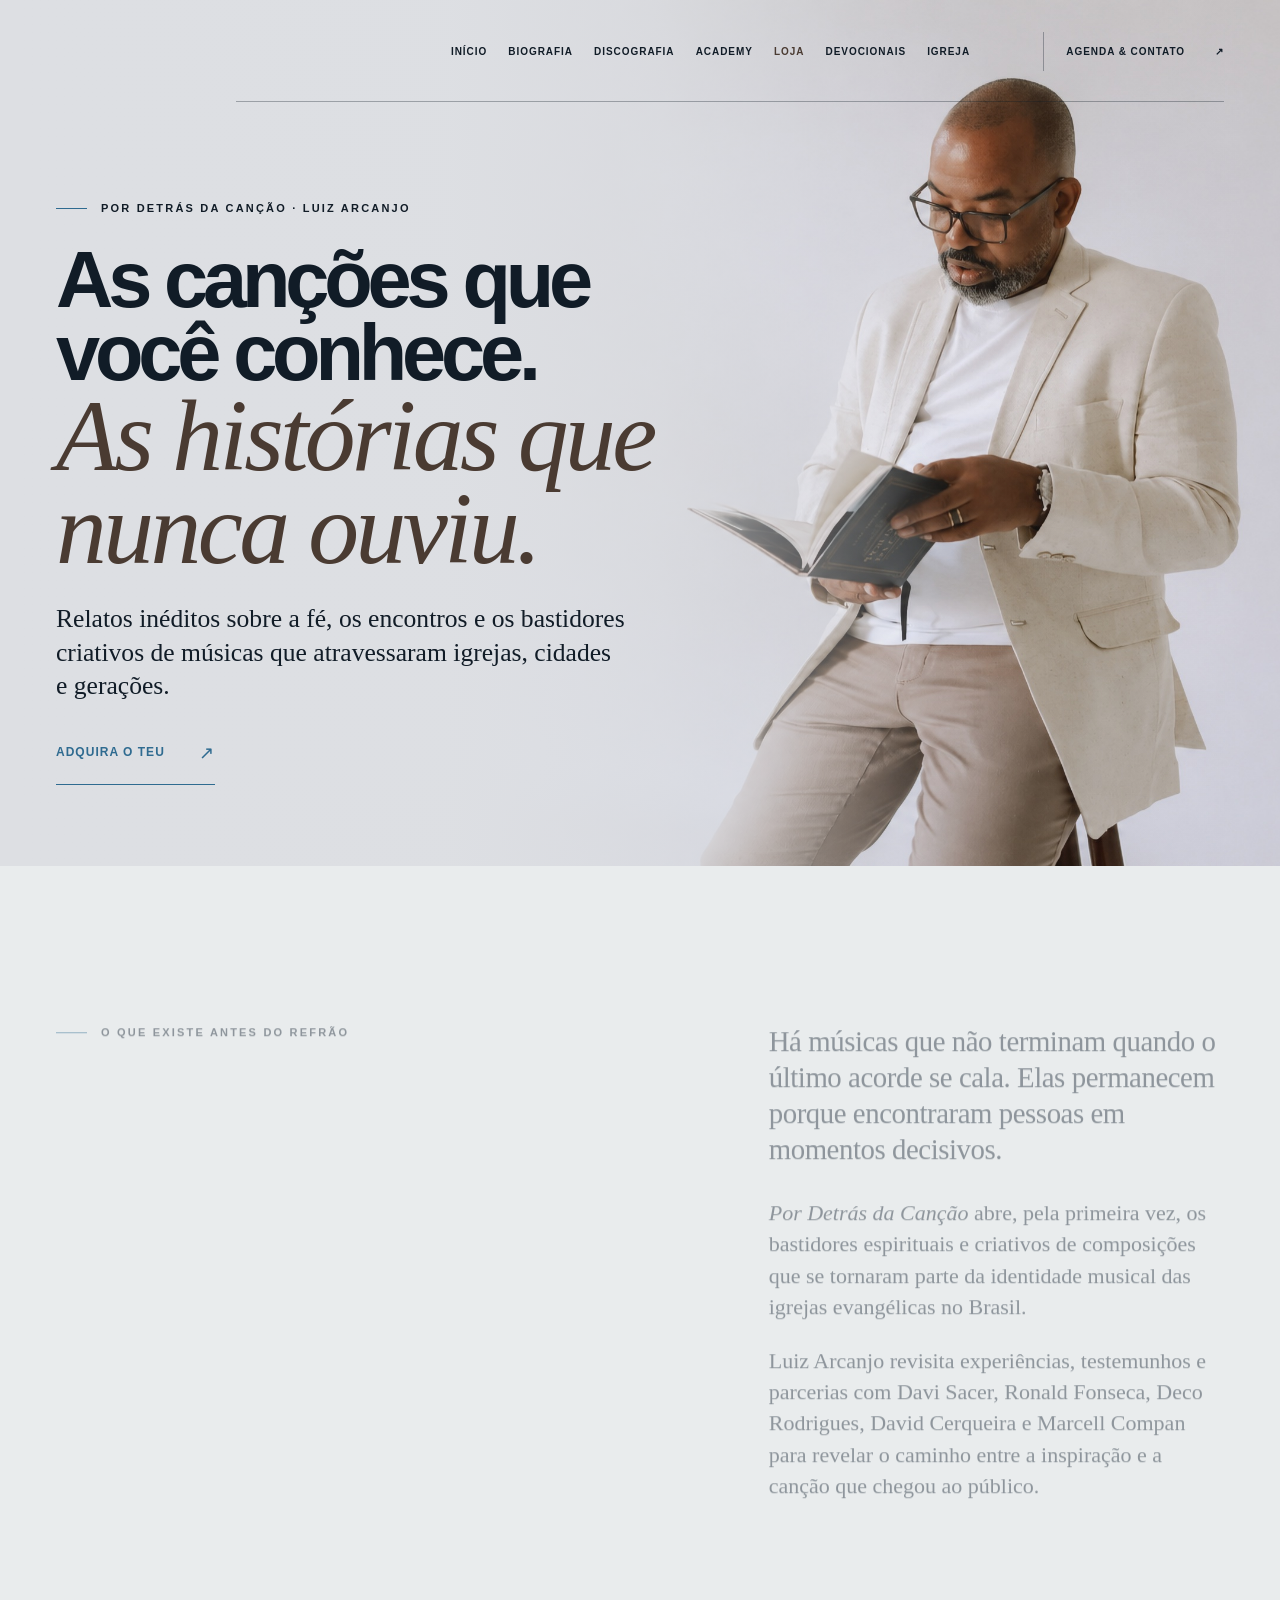
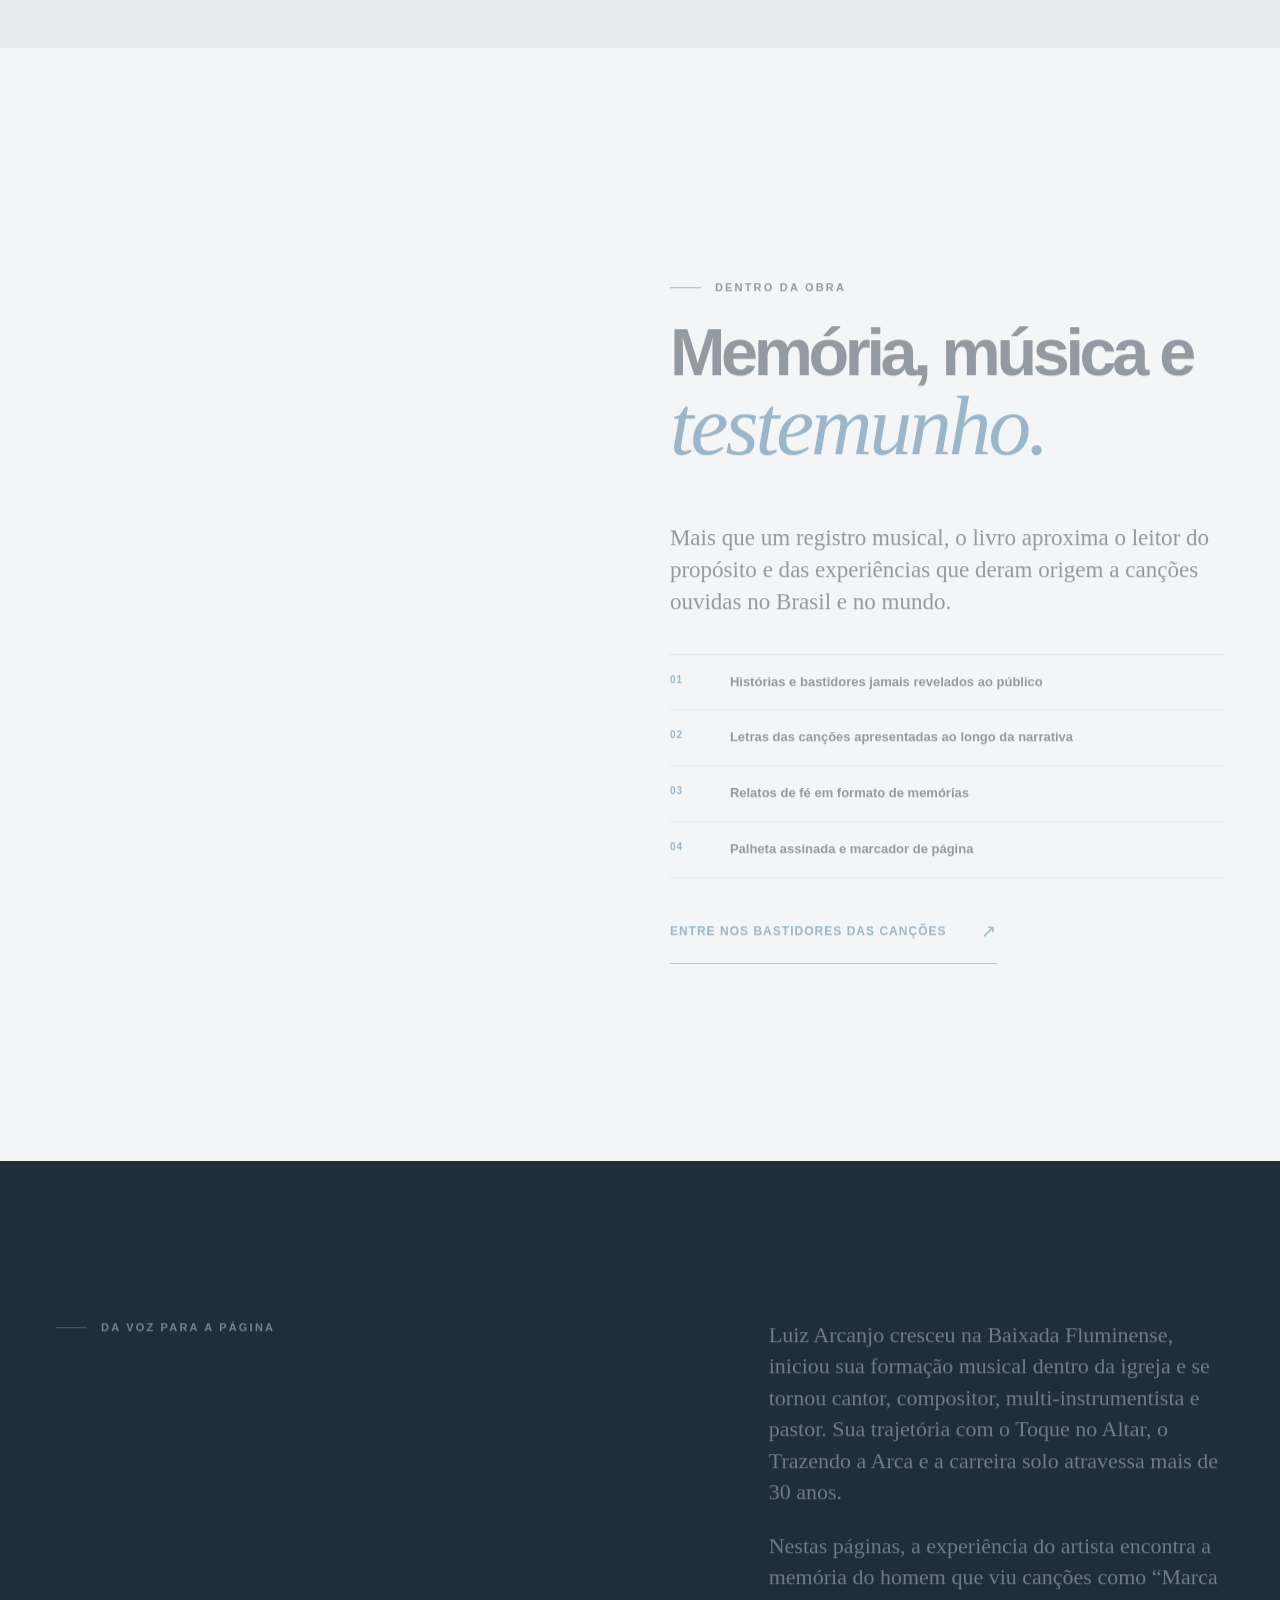
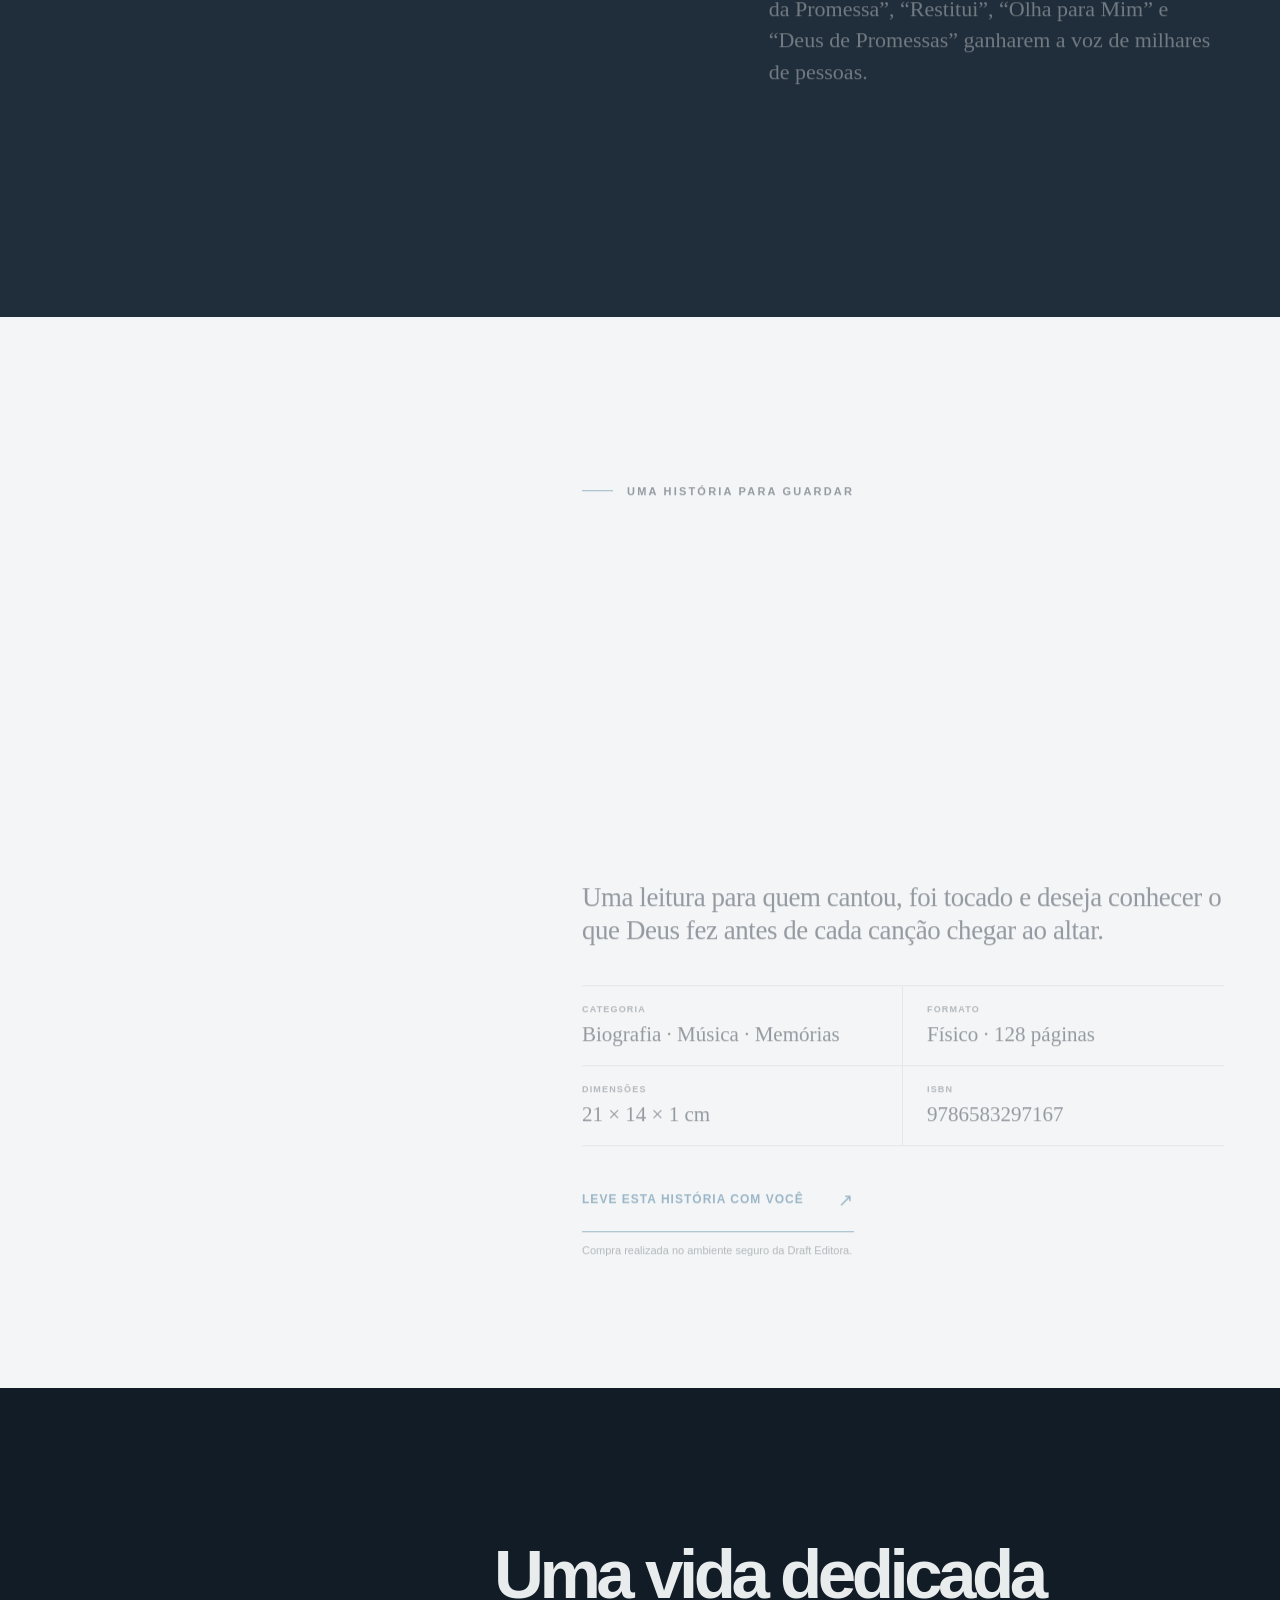
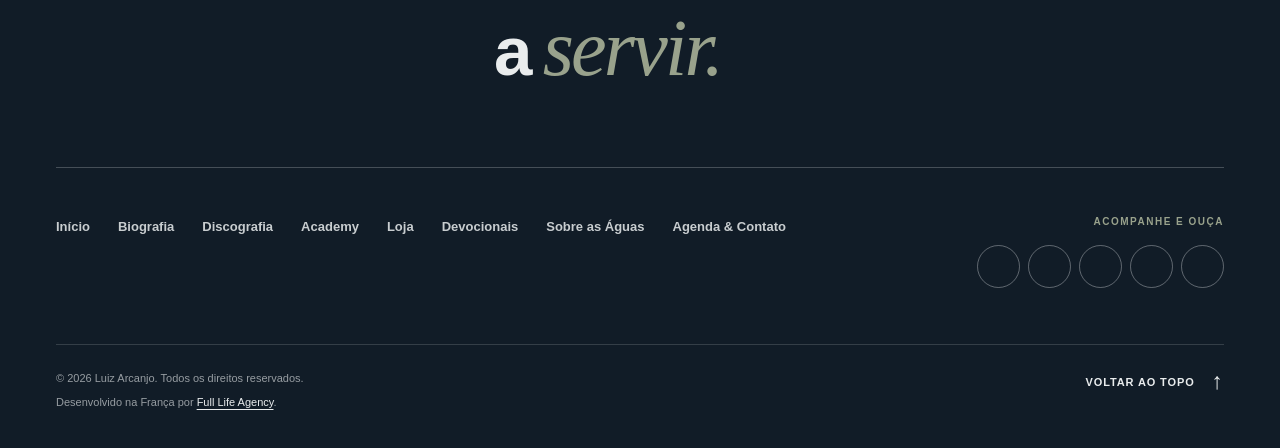
<file: produtos/index.html>
<!doctype html><html lang="pt-BR"><head><meta charset="utf-8"><meta name="viewport" content="width=device-width,initial-scale=1"><meta name="robots" content="noindex,follow"><link rel="canonical" href="/livro/#produtos"><meta http-equiv="refresh" content="0;url=/livro/#produtos"><title>Redirecionando | Luiz Arcanjo</title></head><body><p>Esta página agora está em <a href="/livro/#produtos">/livro/#produtos</a>.</p></body></html>
</file>
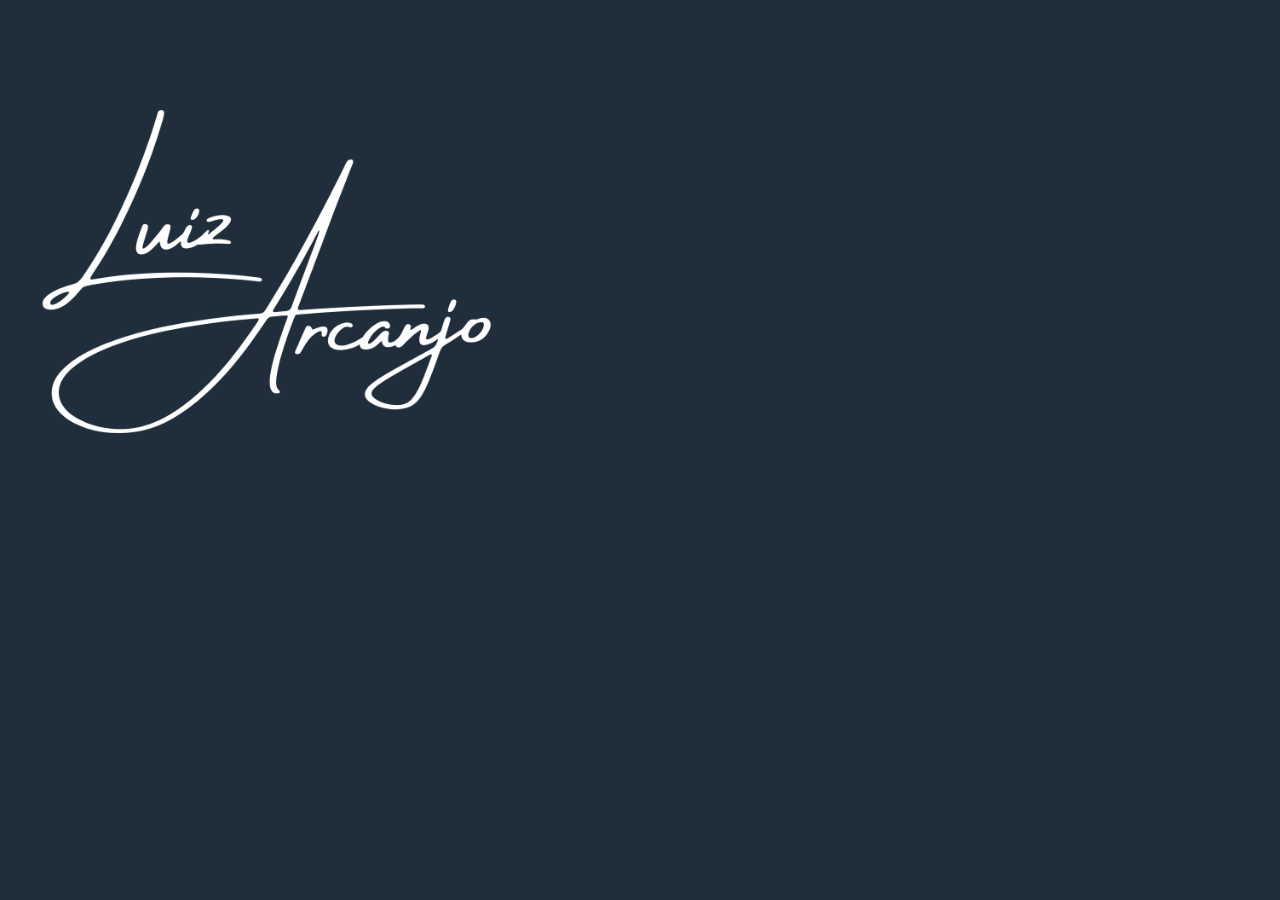
<file: favicon-template.html>
<!doctype html>
<html lang="pt-BR">
<head>
  <meta charset="utf-8">
  <meta name="robots" content="noindex,nofollow">
  <meta name="viewport" content="width=512, initial-scale=1">
  <title>Favicon Luiz Arcanjo</title>
  <style>
    * { box-sizing: border-box; }
    html, body { width: 512px; height: 512px; margin: 0; overflow: hidden; background: #202d3a; }
    .icon { position: relative; width: 512px; height: 512px; overflow: hidden; background: #202d3a; }
    img { position: absolute; width: 490px; height: auto; left: 11px; top: 63px; }
    body.small img { width: 950px; left: 15px; top: -31px; }
  </style>
</head>
<body><div class="icon"><img src="/assets/images/signature-light.png" alt=""></div><script>if (location.search.includes('small')) document.body.classList.add('small');</script></body>
</html>
</file>
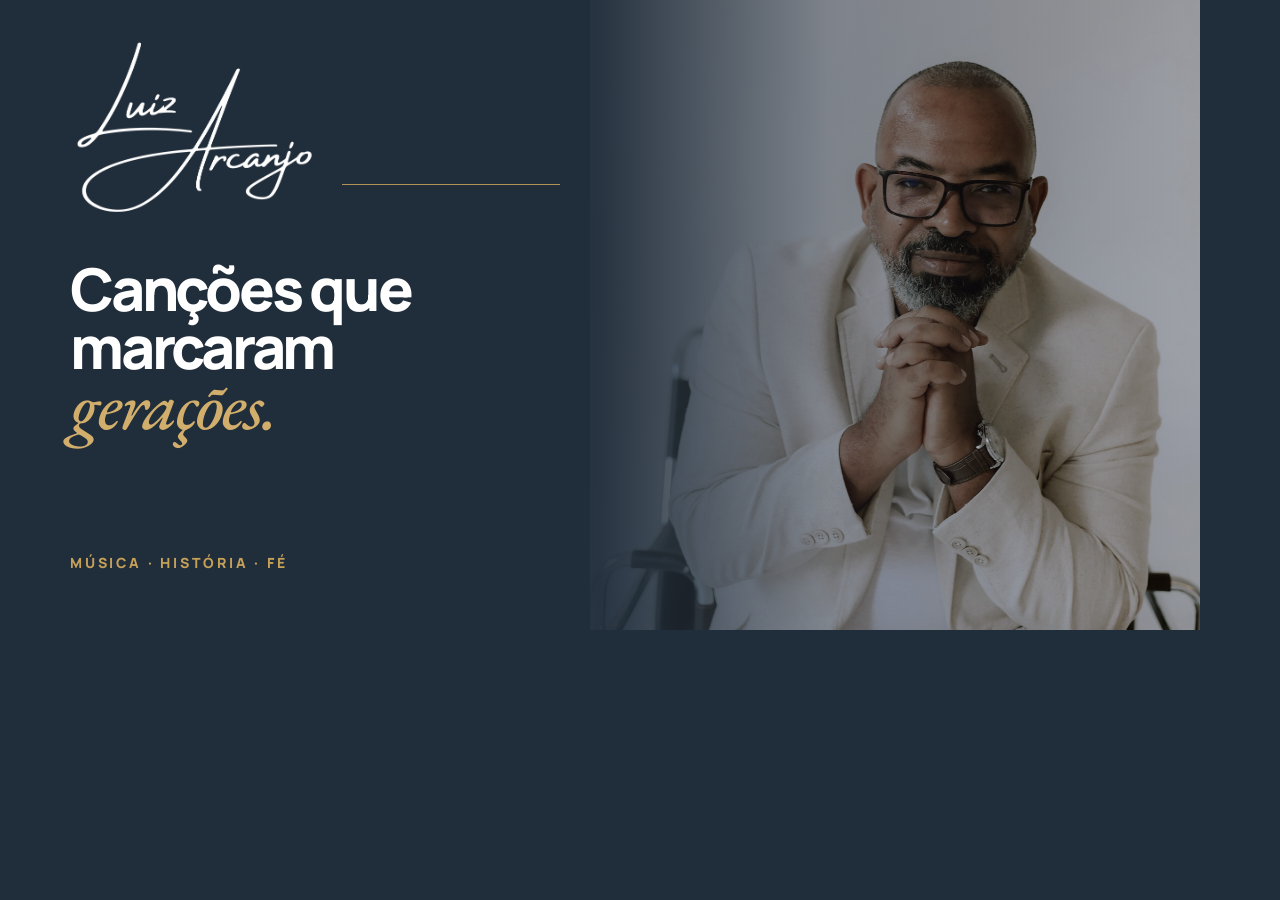
<file: og-template.html>
<!doctype html>
<html lang="pt-BR">
<head>
  <meta charset="utf-8">
  <meta name="viewport" content="width=1200, initial-scale=1">
  <meta name="robots" content="noindex,nofollow">
  <title>Arte Open Graph — Luiz Arcanjo</title>
  <link rel="preconnect" href="https://fonts.googleapis.com">
  <link rel="preconnect" href="https://fonts.gstatic.com" crossorigin>
  <link href="https://fonts.googleapis.com/css2?family=EB+Garamond:ital,wght@1,500&family=Manrope:wght@400;600;700;800&display=swap" rel="stylesheet">
  <style>
    * { box-sizing: border-box; }
    html, body { width: 1200px; height: 630px; margin: 0; overflow: hidden; }
    body { background: #202d3a; color: #fff; }
    .art { position: relative; width: 1200px; height: 630px; overflow: hidden; background: #202d3a; }
    .portrait { position: absolute; top: 0; right: 0; width: 610px; height: 630px; object-fit: cover; object-position: center 44%; filter: saturate(.75) contrast(1.04) brightness(.88); }
    .art::after { content: ""; position: absolute; inset: 0; background: linear-gradient(90deg, #202d3a 0%, #202d3a 43%, rgba(32,45,58,.94) 50%, rgba(32,45,58,.28) 69%, rgba(32,45,58,.05) 100%); }
    .signature { position: absolute; z-index: 1; top: 18px; left: 60px; width: 258px; height: 200px; object-fit: contain; }
    .rule { position: absolute; z-index: 1; top: 184px; left: 342px; width: 218px; height: 1px; background: rgba(197,160,89,.9); }
    h1 { position: absolute; z-index: 1; top: 260px; left: 70px; width: 530px; margin: 0; font: 800 59px/.99 Manrope, Arial, sans-serif; letter-spacing: -.055em; }
    h1 em { color: #d2ae6c; font: italic 500 68px/.85 "EB Garamond", Georgia, serif; letter-spacing: -.03em; }
    .footer { position: absolute; z-index: 1; bottom: 60px; left: 70px; color: #c5a059; font: 800 14px/1 Manrope, Arial, sans-serif; letter-spacing: .2em; text-transform: uppercase; }
  </style>
</head>
<body>
  <div class="art" role="img" aria-label="Luiz Arcanjo, canções que marcaram gerações">
    <img class="portrait" src="/assets/images/portrait-editorial.jpg" alt="">
    <img class="signature" src="/assets/images/signature-light.png" alt="">
    <span class="rule"></span>
    <h1>Canções que<br>marcaram<br><em>gerações.</em></h1>
    <span class="footer">Música · História · Fé</span>
  </div>
</body>
</html>
</file>
<file: assets/site.css>
@charset "UTF-8";

:root {
  --blue: #202d3a;
  --blue-deep: #111c27;
  --ivory: #e9eced;
  --paper: #f4f5f6;
  --sky: #2f6b90;
  --olive: #6c755e;
  --moss: #99a28c;
  --coffee: #4a3b32;
  --muted: #637079;
  --line: rgba(32, 45, 58, .16);
  --shell: min(100% - 112px, 1480px);
  --sans: "Montserrat", Arial, sans-serif;
  --serif: "EB Garamond", Georgia, serif;
  --ease: cubic-bezier(.22, 1, .36, 1);
}

*, *::before, *::after { box-sizing: border-box; }
html { scroll-behavior: smooth; font-variant-emoji: text; }
body { margin: 0; background: var(--paper); color: var(--blue); font-family: var(--sans); -webkit-font-smoothing: antialiased; overflow-x: clip; }
img, video { display: block; max-width: 100%; }
a { color: inherit; text-decoration: none; }
.nowrap { white-space: nowrap; }
.mobile-title-line { display: inline; }
button, input, select, textarea { font: inherit; }
button { cursor: pointer; }
:focus-visible { outline: 2px solid var(--sky); outline-offset: 4px; }
::selection { background: var(--moss); color: var(--blue-deep); }
.shell { width: var(--shell); margin-inline: auto; }
:where(.shell, [class*="__grid"], .section-head) > * { min-width: 0; max-width: 100%; }
.section-pad { padding-block: clamp(88px, 11vw, 180px); }
.section--ivory { background: var(--ivory); }
.section--blue { background: var(--blue); color: var(--ivory); }
.skip-link { position: fixed; top: -100px; left: 20px; z-index: 200; padding: 14px 20px; background: var(--moss); color: var(--blue); }
.skip-link:focus { top: 20px; }

/* Navigation */
.site-header { position: absolute; z-index: 40; top: 0; left: 0; right: 0; color: var(--ivory); transition: transform .42s var(--ease); }
.site-header.is-over-footer { transform: translateY(-110%); pointer-events: none; }
.site-header::before { content: ""; position: absolute; inset: 0; background: var(--blue-deep); opacity: .92; pointer-events: none; }
.site-header--hero::before { opacity: 0; transition: opacity .5s; }
.site-header.is-scrolled { position: fixed; }
.site-header.is-scrolled::before { opacity: .97; }
.site-header__inner { position: relative; z-index: 2; height: 102px; display: flex; align-items: center; gap: 40px; }
.site-header__inner::after { content: ""; position: absolute; left: 180px; right: 0; bottom: 0; height: 1px; background: rgba(255,255,255,.22); transition: left .4s var(--ease); }
.brand { display: block; width: 171px; height: 133px; flex: 0 0 auto; align-self: flex-start; margin-top: 12px; position: relative; z-index: 2; transition: width .4s var(--ease), height .4s var(--ease), margin-top .4s var(--ease); }
.brand__image { width: 100%; height: 100%; object-fit: contain; }
.site-header.is-scrolled .brand { width: 115px; height: 88px; margin-top: 7px; }
.site-header.is-scrolled .site-header__inner::after { left: 140px; }
.desktop-nav { display: flex; gap: clamp(14px, 1.65vw, 30px); align-items: center; margin-left: auto; }
.desktop-nav a, .header-cta { font-size: 10px; font-weight: 700; letter-spacing: .095em; text-transform: uppercase; white-space: nowrap; transition: color .25s, transform .35s var(--ease); }
.desktop-nav a { display: inline-block; transform-origin: center; }
.desktop-nav a:hover, .desktop-nav a[aria-current="page"] { color: var(--moss); }
.desktop-nav a:hover { transform: scale(1.13); }
.header-cta { margin-left: clamp(12px, 2.6vw, 50px); padding: 14px 0 14px 22px; border-left: 1px solid rgba(255,255,255,.3); display: flex; gap: 30px; align-items: center; }
.header-cta:hover { color: var(--moss); transform: scale(1.07); }
.menu-toggle { display: none; position: relative; z-index: 51; width: 44px; height: 44px; margin-left: auto; border: 0; background: none; color: inherit; }
.menu-toggle span { display: block; width: 24px; height: 1px; background: currentColor; margin: 7px auto; transition: transform .3s, opacity .3s; }
.mobile-menu { position: fixed; inset: 0; z-index: 1; background: var(--blue-deep); color: var(--ivory); padding-top: 120px; opacity: 0; pointer-events: none; transform: translateY(-16px); transition: opacity .3s, transform .4s var(--ease); overflow-y: auto; }
.mobile-menu.is-open { opacity: 1; pointer-events: auto; transform: translateY(0); }
.mobile-menu__inner { display: grid; gap: 0; padding-bottom: 48px; }
.mobile-menu__inner > a { border-bottom: 1px solid rgba(255,255,255,.12); padding: 13px 0; font-size: clamp(25px, 6vw, 42px); font-weight: 700; letter-spacing: -.045em; }
.mobile-menu__inner > a:hover { color: var(--moss); }
.mobile-menu__social { display: flex; gap: 25px; padding-top: 28px; color: var(--moss); font-size: 13px; text-transform: uppercase; letter-spacing: .08em; }
.menu-open { overflow: hidden; }
.menu-open .menu-toggle span:first-child { transform: translateY(4px) rotate(45deg); }
.menu-open .menu-toggle span:last-child { transform: translateY(-4px) rotate(-45deg); }

/* Type and controls */
.eyebrow { display: flex; align-items: center; gap: 14px; margin: 0 0 26px; font-family: var(--sans); font-size: 11px; font-weight: 800; letter-spacing: .2em; text-transform: uppercase; line-height: 1.5; }
.eyebrow__rule { display: inline-block; width: 31px; height: 1px; flex: 0 0 auto; background: var(--sky); }
h1, h2, h3, p, blockquote { margin-top: 0; }
h1, h2, h3 { width: 100%; min-width: 0; font-weight: 700; letter-spacing: -.065em; }
h1, h2, h3 { text-wrap: balance; overflow-wrap: normal; word-break: normal; }
p, blockquote { text-wrap: pretty; }
h1 em, h2 em, h3 em, blockquote em { font-family: var(--serif); font-weight: 400; font-size: 1.28em; letter-spacing: -.035em; color: var(--sky); }
.display-title { font-size: clamp(48px, 6vw, 108px); line-height: .99; margin-bottom: 30px; }
.lead-serif { font-family: var(--serif); font-size: clamp(25px, 2.1vw, 35px); line-height: 1.24; letter-spacing: -.015em; }
p { line-height: 1.65; }
.button-row { display: flex; flex-wrap: wrap; gap: 13px; align-items: center; }
.button { display: inline-flex; align-items: center; justify-content: space-between; gap: 34px; min-height: 58px; padding: 6px 0 12px; border: 0; border-bottom: 1px solid currentColor; border-radius: 0; background: transparent; text-align: left; font-size: 12px; font-weight: 800; letter-spacing: .085em; text-transform: uppercase; line-height: 1.3; transition: color .3s, box-shadow .3s; }
.button:hover { box-shadow: inset 0 -1px 0 currentColor; }
.button > span:last-child { display: inline-grid; place-items: center; position: relative; flex: 0 0 auto; border: 0; background: transparent; overflow: hidden; font-size: 0; line-height: 1; transition: transform .35s var(--ease); }
.button > span:last-child::before { content: "\2197\FE0E"; font-family: Arial, "Helvetica Neue", sans-serif; font-size: 18px; font-weight: 400; font-variant-emoji: text; line-height: 1; }
.button:hover > span:last-child { transform: translate(4px, -4px); }
.button--gold, .button--dark { color: var(--sky); }
.button--gold:hover, .button--dark:hover { color: var(--blue); }
.button--moss { color: var(--moss); }
.button--moss:hover { color: var(--ivory); }
.button--outline { color: var(--ivory); }
.button--outline:hover { color: var(--moss); }
.button--outline-dark { color: var(--blue); }
.button--outline-dark:hover { color: var(--sky); }
.hero .button--gold, .music-panel .button--gold, .video-invite .button--gold, .final-cta .button--gold, .section--blue .button--gold { color: var(--moss); }
.hero .button--gold:hover, .music-panel .button--gold:hover, .video-invite .button--gold:hover, .final-cta .button--gold:hover, .section--blue .button--gold:hover { color: var(--ivory); }
.text-link { display: inline-flex; align-items: center; gap: 35px; border-bottom: 1px solid currentColor; padding-bottom: 10px; margin-top: 18px; font-size: 11px; font-weight: 800; text-transform: uppercase; letter-spacing: .1em; transition: gap .3s; }
.text-link:hover { gap: 50px; }
.text-link span { font-size: 18px; font-weight: 400; }
.prose { max-width: 680px; }
.prose p { font-family: var(--serif); font-size: clamp(24px, 2vw, 31px); line-height: 1.35; }
.prose p + p { font-size: clamp(20px, 1.55vw, 24px); line-height: 1.5; margin-top: 24px; }
.narrow-content { max-width: 900px; }
.narrow-content > p:not(.eyebrow) { max-width: 770px; }

/* Photographic language */
.photo { position: relative; overflow: hidden; isolation: isolate; background: #46515a; }
.photo img { width: 100%; height: 100%; object-fit: cover; filter: saturate(.77) contrast(1.04) brightness(.95); transform: scale(1.005); transition: transform 1.2s var(--ease); }
.photo::after { content: ""; position: absolute; inset: 0; pointer-events: none; background: linear-gradient(132deg, rgba(32,45,58,.12), rgba(79,90,99,.045) 52%, rgba(48,39,32,.12)); mix-blend-mode: multiply; }
.photo:hover img, a:hover > .photo img { transform: scale(1.045); }
.photo--bw img { filter: grayscale(1) contrast(1.05); }

/* Cinematic home hero */
.hero { position: relative; min-height: max(760px, 100svh); background: var(--blue-deep); color: #fff; isolation: isolate; overflow: hidden; }
.hero__poster, .hero__video, .hero__shade, .hero__grain { position: absolute; inset: 0; width: 100%; height: 100%; }
.hero__poster { background-image: url("/assets/images/hero-poster-3.jpg"); background-size: cover; background-position: center; }
.hero__video { object-fit: cover; object-position: center; opacity: 0; transition: opacity .9s ease; }
.hero__video.is-ready { opacity: 1; }
@media (min-width: 701px) {
  .hero__poster, .hero__video { transform: scale(1.16); transform-origin: left center; }
}
@media (min-width: 701px) and (max-width: 980px) {
  .hero__poster, .hero__video { transform: scale(1.23); }
}
@keyframes hero-mobile-horizontal-track {
  0%, 100% { object-position: 64% center; }
  35% { object-position: 71% center; }
  70% { object-position: 67% center; }
}
.hero__shade { background: linear-gradient(90deg,rgba(21,38,55,.84) 0%,rgba(21,38,55,.75) 32%,rgba(21,38,55,.46) 61%,rgba(21,38,55,.22) 100%),linear-gradient(0deg,rgba(16,28,39,.30),transparent 32%,transparent 76%,rgba(12,23,34,.13)); }
.hero__grain { background: url("/assets/grain.svg"); opacity: .11; mix-blend-mode: screen; pointer-events: none; }
.hero__content { position: relative; z-index: 2; min-height: max(760px, 100svh); display: flex; align-items: center; padding-top: 165px; padding-bottom: 100px; }
.hero__copy { width: min(900px, 68%); }
.hero__title { position: relative; height: clamp(265px, 20vw, 330px); margin-bottom: 16px; font-size: clamp(62px, 6.1vw, 108px); line-height: .92; }
.hero__phrase { position: absolute; top: 0; left: 0; width: 100%; display: block; visibility: hidden; opacity: 0; transform-origin: left center; }
.hero__phrase-line { display: block; }
.hero__phrase--one .hero__phrase-line { font-size: .84em; font-weight: 800; text-transform: uppercase; white-space: nowrap; letter-spacing: -.055em; }
.hero__phrase--one em { display: block; margin-top: .04em; line-height: .78; }
.hero__phrase--two { top: -8%; left: 5%; width: 95%; }
.hero__phrase--three { top: 5%; left: 1%; width: 99%; font-size: .9em; }
.hero__phrase.is-active { visibility: visible; animation: hero-phrase-progress var(--hero-phase-duration, 6s) linear both; }
.hero__phrase--one.is-active { animation-name: hero-phrase-first; }
.hero__phrase.is-leaving { visibility: visible; animation: hero-phrase-leave .65s ease both; }
.hero__title em { color: var(--moss); font-size: 1.24em; }
.hero__phrase--one em { font-size: 1.55em; }
@keyframes hero-phrase-first { from { opacity: 1; filter: blur(0); transform: scale(1); } to { opacity: 1; filter: blur(0); transform: scale(1.055); } }
@keyframes hero-phrase-progress { 0% { opacity: 0; filter: blur(16px); transform: translateY(24px) scale(.95); } 15% { opacity: 1; filter: blur(0); transform: translateY(0) scale(1); } 100% { opacity: 1; filter: blur(0); transform: translateY(0) scale(1.065); } }
@keyframes hero-phrase-leave { from { opacity: 1; filter: blur(0); transform: scale(1.065); } to { opacity: 0; filter: blur(18px); transform: scale(1.12); } }
.hero__lead { max-width: 620px; margin-bottom: 30px; font-family: var(--serif); font-size: clamp(21px, 1.7vw, 28px); line-height: 1.3; color: rgba(255,255,255,.91); }
@media (min-width: 701px) and (max-width: 1200px) { .hero__title { height: 280px; } }
@media (min-width: 701px) and (max-width: 980px) { .hero__title { height: 300px; } }
.hero__bottom { position: absolute; z-index: 3; bottom: 35px; left: 50%; transform: translateX(-50%); display: flex; align-items: center; gap: 27px; color: rgba(255,255,255,.65); font-size: 10px; font-weight: 700; letter-spacing: .11em; text-transform: uppercase; }
.hero__progress { width: 150px; height: 1px; background: rgba(255,255,255,.35); }
.hero__progress span { display: block; height: 100%; width: 0; background: var(--moss); }
.hero__bottom button { border: 0; padding: 4px 0; background: none; color: #fff; font-size: 10px; font-weight: 800; letter-spacing: .1em; text-transform: uppercase; }
.hero__bottom button span { display: inline-block; margin-left: 5px; color: var(--moss); font-size: 14px; vertical-align: middle; }
.platform-bar { background: #e8ebed; border-bottom: 1px solid var(--line); }
.platform-bar__inner { min-height: 86px; display: flex; align-items: center; gap: clamp(24px, 3.7vw, 76px); }
.platform-bar__inner > span { margin-right: auto; color: var(--muted); font-size: 10px; font-weight: 800; letter-spacing: .15em; text-transform: uppercase; white-space: nowrap; }
.platform-bar a { display: inline-flex; align-items: center; gap: 9px; color: #55606a; font-size: clamp(12px, 1.15vw, 17px); font-weight: 800; letter-spacing: -.04em; white-space: nowrap; transition: color .25s var(--ease), transform .25s var(--ease); }
.platform-bar a img { width: 21px; height: 21px; flex: 0 0 auto; opacity: .72; filter: grayscale(1) brightness(.58); transition: filter .25s var(--ease), opacity .25s var(--ease), transform .25s var(--ease); }
.platform-bar a:hover { color: var(--blue); transform: scale(1.055); }
.platform-bar a:hover img { filter: grayscale(0) brightness(1); opacity: 1; transform: scale(1.1); }
.platform-bar--music { border-top: 1px solid rgba(17,28,39,.08); }
.music-platform__arrow { margin-left: 2px; font-size: 14px; font-weight: 500; }

/* Home sections */
.intro-section { background: var(--paper); }
.intro-grid, .biography-grid, .music-intro { display: grid; grid-template-columns: minmax(0, 1.05fr) minmax(0, .8fr); gap: clamp(60px, 10vw, 180px); }
.intro-grid h2 { max-width: 750px; }
.intro-grid__copy { padding-top: 54px; }
.intro-grid__copy > p:not(.lead-serif) { max-width: 580px; font-size: 14px; color: #59636c; }
.image-feature { display: grid; grid-template-columns: 1fr 1fr; min-height: 760px; background: var(--blue); color: var(--ivory); }
.image-feature__visual { min-height: 700px; }
.image-feature__visual { order: 2; }
.image-feature__visual img { object-position: 50% 40%; }
.image-feature__visual:hover img { transform: scale(1.1); }
@media (min-width: 701px) { .image-feature__visual { -webkit-mask-image: linear-gradient(90deg, transparent 0%, #000 34%, #000 100%); mask-image: linear-gradient(90deg, transparent 0%, #000 34%, #000 100%); } }
.image-feature__content { order: 1; display: flex; flex-direction: column; align-items: flex-start; justify-content: center; padding: clamp(65px, 8vw, 150px); }
.image-feature h2, .church-feature h2, .biography-portrait h2, .video-invite h2, .contact-card h2 { font-size: clamp(54px, 5.5vw, 100px); line-height: .99; }
.image-feature h2 em, .biography-portrait h2 em, .video-invite h2 em { color: var(--moss); }
.image-feature p:not(.eyebrow) { max-width: 480px; font-family: var(--serif); font-size: clamp(23px, 2vw, 31px); line-height: 1.3; }
.image-feature .button { margin-top: 30px; }
.quote-section { background: #2f6b90; color: #fff; }
.quote-grid { position: relative; display: grid; grid-template-columns: 100px minmax(0, 1fr); align-items: start; }
.quote-mark { color: var(--ivory); opacity: .62; font-family: var(--serif); font-size: 170px; line-height: .6; }
.quote-grid blockquote { max-width: 1120px; margin: 0; font-size: clamp(48px, 6vw, 112px); line-height: 1.05; font-weight: 700; letter-spacing: -.065em; }
.quote-grid blockquote em { color: var(--ivory); }
.quote-caption { grid-column: 2; margin-top: 42px; color: var(--moss); font-size: 11px; font-weight: 800; letter-spacing: .16em; text-transform: uppercase; }
.section-head { max-width: 850px; margin-bottom: 70px; }
.section-head > p:not(.eyebrow) { max-width: 650px; font-family: var(--serif); font-size: 28px; line-height: 1.3; }
.story-journey { padding-block: clamp(90px, 11vw, 170px) 0; }
.story-journey .section-head { margin-bottom: clamp(50px, 7vw, 110px); }
.story-journey__grid { display: grid; grid-template-columns: minmax(0, 1.04fr) minmax(0, .96fr); gap: clamp(65px, 9vw, 150px); align-items: start; }
.story-journey__visual { position: sticky; top: 7vh; height: 86vh; min-height: 550px; }
.story-journey__frame { position: relative; width: 100%; height: 100%; overflow: hidden; background: #323b42; }
.story-journey__frame::after { content: ""; position: absolute; inset: 0; background: linear-gradient(0deg, rgba(17,28,37,.46), transparent 37%), linear-gradient(140deg, rgba(32,45,58,.1), rgba(74,59,50,.07)); pointer-events: none; }
.story-journey__frame img { position: absolute; inset: 0; width: 100%; height: 100%; object-fit: cover; object-position: center 28%; opacity: 0; transform: scale(1.12); transition: opacity .8s ease, transform 1.35s var(--ease); }
.story-journey__frame img:nth-child(2) { object-position: center 35%; }
.story-journey__frame img:nth-child(3) { object-position: center 23%; }
.story-journey__frame img.is-active { opacity: 1; transform: scale(1); }
.story-journey__counter { position: absolute; z-index: 2; bottom: 25px; left: 28px; display: flex; align-items: center; gap: 13px; color: white; font-size: 12px; font-weight: 700; letter-spacing: .18em; }
.story-journey__counter i { display: inline-block; width: 65px; height: 1px; background: rgba(255,255,255,.65); }
.story-chapter { min-height: 85vh; display: flex; flex-direction: column; align-items: flex-start; justify-content: center; border-top: 1px solid rgba(32,45,58,.22); padding-block: 90px; opacity: .5; transform: translateY(25px); transition: opacity .65s var(--ease), transform .8s var(--ease); }
.story-chapter.is-active { opacity: 1; transform: translateY(0); }
.story-chapter__number { margin-bottom: 28px; color: var(--olive); font-size: 11px; font-weight: 800; letter-spacing: .19em; text-transform: uppercase; }
.story-chapter h3 { max-width: 670px; margin-bottom: 24px; font-size: clamp(46px, 4.4vw, 78px); line-height: .99; }
.story-chapter h3 em { color: var(--sky); }
.story-chapter p { max-width: 520px; font-family: var(--serif); font-size: clamp(23px, 2vw, 32px); line-height: 1.25; }
.story-chapter__mobile-photo { display: none; }
.story-chapter__mobile-photo img { filter: none; }
.story-chapter__mobile-photo::after { display: none; }
.book-feature { background: #d8dcdd; }
.book-feature__grid { display: grid; grid-template-columns: 1fr .75fr; gap: clamp(60px, 8vw, 145px); align-items: center; }
.book-feature__copy .lead-serif { max-width: 720px; margin-bottom: 45px; }
.book-feature__visual { height: auto; min-height: 0; aspect-ratio: 1122 / 1402; box-shadow: 38px 38px 0 rgba(32,45,58,.09); }
.book-feature__visual img { object-position: center 48%; }
.teaching-section { background: var(--paper); }
.teaching-grid { display: grid; grid-template-columns: 1.1fr .7fr; gap: 90px; align-items: end; }
.teaching-grid p:not(.eyebrow) { max-width: 580px; font-family: var(--serif); font-size: 28px; line-height: 1.3; }
.teaching-links { padding-bottom: 6px; }
.teaching-links a { display: grid; grid-template-columns: 42px 1fr auto; gap: 20px; align-items: center; padding: 26px 0; border-bottom: 1px solid var(--line); transition: color .3s, padding-left .4s var(--ease), background .3s; }
.teaching-links a:first-child { border-top: 1px solid var(--line); }
.teaching-links a span:first-child { color: var(--olive); font-size: 11px; font-weight: 800; }
.teaching-links a strong { font-size: clamp(24px, 2.4vw, 42px); letter-spacing: -.06em; }
.teaching-links a span:last-child { font-size: 22px; transition: transform .3s; }
.teaching-links a:hover { color: var(--sky); padding-left: 14px; background: rgba(47,107,144,.055); }
.teaching-links a:hover span:last-child { transform: translate(4px, -4px); }
.teaching-section h2 em { color: var(--sky); }
.church-feature { display: grid; grid-template-columns: minmax(0, 1.2fr) minmax(0, .8fr); min-height: 740px; background: #d8dcdd; color: var(--blue); }
.church-feature.section-pad { padding: 0; }
.church-feature__image { min-height: 680px; }
.church-feature__image { order: 2; -webkit-mask-image: linear-gradient(90deg, transparent, #000 26%); mask-image: linear-gradient(90deg, transparent, #000 26%); }
.church-feature__image img { object-position: center 30%; }
.church-feature__content { order: 1; display: flex; flex-direction: column; justify-content: center; align-items: flex-start; padding: clamp(88px, 11vw, 180px) clamp(36px, 6vw, 110px); }
.church-feature h2 { font-size: clamp(48px, 6vw, 108px); }
.church-feature h2 em { color: var(--sky); }
.church-feature .button { color: var(--blue); }
.church-feature .button:hover { color: var(--sky); }
.church-feature__content > p:not(.eyebrow) { max-width: 500px; font-family: var(--serif); font-size: clamp(23px, 1.8vw, 30px); line-height: 1.35; }
.church-feature .button { margin-top: 25px; }
.final-cta { background: var(--blue); color: var(--ivory); }
.final-cta__inner { text-align: center; display: flex; flex-direction: column; align-items: center; }
.final-cta h2 { font-size: clamp(54px, 6.9vw, 118px); line-height: .99; margin-bottom: 25px; }
.final-cta h2 em { color: var(--moss); }
.final-cta__inner > p:not(.eyebrow) { max-width: 570px; font-family: var(--serif); font-size: 28px; line-height: 1.3; }
.final-cta .button { margin-top: 28px; }

/* Inner pages */
.inner-hero { min-height: 650px; position: relative; color: var(--ivory); display: flex; align-items: flex-end; background: var(--blue-deep); overflow: hidden; }
.inner-hero__media, .inner-hero__photo, .inner-hero__shade { position: absolute; inset: 0; }
.inner-hero__media, .inner-hero__photo { left: 48%; width: 52%; }
.inner-hero__photo img { object-position: 55% 36%; }
.inner-hero__shade { background: linear-gradient(90deg, rgba(15,27,38,1) 0%, rgba(15,27,38,.98) 43%, rgba(16,30,42,.42) 63%, rgba(17,29,39,.08) 100%); }
.inner-hero__content { z-index: 2; position: relative; padding-top: 210px; padding-bottom: 85px; }
.inner-hero h1 { max-width: min(520px, 43vw); font-size: clamp(56px, 6vw, 100px); line-height: .95; margin-bottom: 25px; }
.inner-hero h1 em { color: var(--moss); }
.inner-hero p:not(.eyebrow) { max-width: min(500px, 43vw); font-family: var(--serif); font-size: clamp(24px, 2.1vw, 34px); line-height: 1.28; }
.inner-hero--light { background: #b2aaa7; color: var(--blue-deep); }
.inner-hero--light .inner-hero__photo { background: #b2aaa7; }
.inner-hero--light .inner-hero__photo img { filter: saturate(.8) contrast(.99); object-position: 55% 36%; }
.inner-hero--light .inner-hero__photo::after { display: none; }
.inner-hero--light .inner-hero__shade { background: linear-gradient(90deg, #b2aaa7 0%, #b2aaa7 44%, rgba(178,170,167,.94) 51%, rgba(178,170,167,.15) 72%, transparent 100%); }
.inner-hero--light h1 em { color: var(--coffee); }
.inner-hero--history { min-height: clamp(700px, 82svh, 850px); background: #182a35; }
.inner-hero--history .inner-hero__media { left: 0; width: 100%; }
.inner-hero--history .inner-hero__photo img { filter: none; object-position: 50% 46%; }
.inner-hero--history .inner-hero__photo::after { display: none; }
.inner-hero--history .inner-hero__shade { background: linear-gradient(90deg,rgba(24,42,53,.96) 0%,rgba(24,42,53,.82) 29%,rgba(24,42,53,.37) 55%,rgba(24,42,53,.07) 83%); }
.inner-hero--history .inner-hero__content { padding-bottom: clamp(85px, 10vh, 125px); }
.inner-hero--history p:not(.eyebrow) { max-width: min(450px, 38vw); }
.inner-hero--history h1 em { color: var(--moss); }
.inner-hero--music { min-height: clamp(700px, 84svh, 800px); background: #071d26; }
.inner-hero--music .inner-hero__media { left: 0; width: 100%; background: #071d26 url('/assets/images/music-hero-cropped.jpg') center / cover no-repeat; }
.inner-hero--music .inner-hero__video { width: 100%; height: 100%; object-fit: cover; object-position: center; }
.inner-hero--music .inner-hero__photo img { object-position: center 54%; filter: none; transform-origin: 50% 54%; }
.inner-hero--music .inner-hero__photo::after { display: none; }
.inner-hero--music .inner-hero__shade { background: linear-gradient(90deg,rgba(5,19,27,.82) 0%,rgba(5,19,27,.57) 34%,rgba(5,19,27,.22) 66%,rgba(5,19,27,.10) 100%),linear-gradient(0deg,rgba(5,19,27,.34),transparent 55%); }
.inner-hero--music .inner-hero__content { padding-bottom: clamp(70px, 9vh, 105px); }
.inner-hero--music h1 { max-width: min(790px, 66vw); font-size: clamp(48px, 5.2vw, 84px); line-height: .92; }
.inner-hero--music p:not(.eyebrow) { max-width: 680px; font-size: clamp(20px, 1.65vw, 27px); }
.inner-hero--music h1 em { color: var(--moss); font-size: 1.14em; }
@keyframes music-ken-burns { from { transform: scale(1.02); } to { transform: scale(1.17); } }
@media (prefers-reduced-motion: no-preference) { .inner-hero--music .inner-hero__photo img { animation: music-ken-burns 25s ease-in-out infinite alternate; } }
.inner-hero--courses { background: #4b4b51; }
.inner-hero--courses h1 em { color: var(--moss); }
.inner-hero--academy { min-height: clamp(720px,92svh,920px); background: #32151f; }
.inner-hero--academy .inner-hero__media { left: 0; width: 100%; }
.inner-hero--academy .inner-hero__photo img { object-position: center 48%; filter: saturate(.92) contrast(1.04) brightness(.9); }
.inner-hero--academy .inner-hero__photo::after { display: none; }
.inner-hero--academy .inner-hero__shade { background: linear-gradient(90deg,rgba(22,15,24,.9) 0%,rgba(22,15,24,.66) 38%,rgba(22,15,24,.16) 76%),linear-gradient(0deg,rgba(18,14,22,.7),transparent 52%); }
.inner-hero--academy .inner-hero__content { padding-bottom: clamp(80px,10vh,130px); }
.inner-hero--academy h1 { max-width: min(960px,72vw); font-size: clamp(54px,6vw,100px); }
.inner-hero--academy h1 em { color: #e8b0a1; font-size: 1.08em; }
.inner-hero--academy p:not(.eyebrow) { max-width: 700px; font-size: clamp(21px,1.7vw,28px); }
.inner-hero--mentorship { background: #bcc0c7; color: var(--blue-deep); }
.inner-hero--mentorship h1 em { color: var(--sky); }
.inner-hero--book { background: var(--coffee); }
.inner-hero--book h1 em { color: var(--moss); }
.inner-hero--products { background: #aeb8ca; color: var(--blue-deep); }
.inner-hero--products h1 em { color: var(--sky); }
.inner-hero--agenda { background: #30383d; }
.inner-hero--agenda h1 em { color: var(--moss); }
.inner-hero--stories { background: #56636b; }
.inner-hero--stories h1 em { color: var(--moss); }
.inner-hero--contact { min-height: clamp(720px, 90svh, 920px); background: var(--blue-deep); }
.inner-hero--contact .inner-hero__media { left: 0; width: 100%; }
.inner-hero--contact .inner-hero__photo img { filter: saturate(.88) contrast(1.05) brightness(.9); object-position: center 56%; }
.inner-hero--contact .inner-hero__photo::after { display: none; }
.inner-hero--contact .inner-hero__shade { background: linear-gradient(90deg,rgba(10,25,35,.93) 0%,rgba(10,25,35,.72) 36%,rgba(10,25,35,.22) 70%,rgba(10,25,35,.08) 100%),linear-gradient(0deg,rgba(10,25,35,.58),transparent 54%); }
.inner-hero--contact .inner-hero__content { padding-bottom: clamp(190px,22vh,240px); }
.inner-hero--contact h1 { max-width: min(900px,75vw); font-size: clamp(62px,7vw,116px); }
.inner-hero--contact p:not(.eyebrow) { max-width: 590px; }
.inner-hero--contact h1 em { display: block; color: var(--moss); font-size: 1.34em; line-height: .78; }
.inner-hero--church { min-height: min(900px, 100svh); background: var(--blue-deep); }
.inner-hero--church .inner-hero__media { left: 0; width: 100%; }
.inner-hero--church .inner-hero__photo img { object-position: center 57%; }
.inner-hero--church .inner-hero__shade { background: linear-gradient(90deg,rgba(11,22,31,.91),rgba(11,22,31,.65) 45%,rgba(11,22,31,.27) 100%),linear-gradient(0deg,rgba(11,22,31,.72),transparent 52%); }
.inner-hero--church .inner-hero__content { padding-bottom: clamp(85px, 10vh, 135px); }
.inner-hero--church h1 { max-width: min(840px, 70vw); font-size: clamp(66px, 7.7vw, 128px); }
.inner-hero--church h1 em { color: var(--moss); }
.inner-hero--church p:not(.eyebrow) { max-width: 600px; }
.inner-hero--church .button { margin-top: 22px; }
.church-hero__mark { display: block; width: min(410px,44vw); height: auto; margin-bottom: 30px; mix-blend-mode: screen; }
@keyframes church-ken-burns { from { transform: scale(1); } to { transform: scale(1.14) translate(-1.5%, -1%); } }
@media (prefers-reduced-motion: no-preference) { .inner-hero--church .inner-hero__photo img { animation: church-ken-burns 24s ease-in-out infinite alternate; } }
.church-story { background: var(--paper); }
.church-story { scroll-margin-top: 90px; }
.church-story__grid { display: grid; grid-template-columns: minmax(0, 1.04fr) minmax(0, .82fr); gap: clamp(60px, 9vw, 150px); align-items: center; }
.church-story__copy > p:not(.eyebrow) { max-width: 690px; font-family: var(--serif); font-size: clamp(23px, 1.9vw, 31px); line-height: 1.35; }
.church-story__copy > p.lead-serif { font-size: clamp(28px, 2.4vw, 37px); }
.church-story__photo { height: min(68vw, 800px); }
.church-story__photo img { object-position: 48% center; }
.church-panorama { position: relative; min-height: min(75vw, 820px); display: flex; align-items: flex-end; overflow: hidden; background: var(--blue-deep); color: var(--ivory); }
.church-panorama__photo { position: absolute; inset: 0; }
.church-panorama__photo img { object-position: center 55%; }
.church-panorama::after { content: ""; position: absolute; inset: 0; background: linear-gradient(0deg, rgba(13,24,33,.84), rgba(13,24,33,.07) 66%); }
.church-panorama__caption { z-index: 1; position: relative; padding-bottom: clamp(65px, 7vw, 115px); }
.church-panorama__caption span { font-size: 11px; font-weight: 800; letter-spacing: .18em; text-transform: uppercase; color: var(--moss); }
.church-panorama__caption p { max-width: 1020px; margin: 17px 0 0; font-size: clamp(42px, 5.8vw, 96px); font-weight: 700; line-height: 1; letter-spacing: -.06em; }
.church-panorama__caption em { color: var(--moss); }
.church-visit { background: #d8dcdd; }
.church-visit__grid { display: grid; grid-template-columns: minmax(0,.9fr) minmax(0,1fr); gap: clamp(65px, 9vw, 150px); align-items: center; }
.church-visit__photo { min-height: 670px; height: min(66vw, 850px); }
.church-visit__photo img { object-position: center; }
.church-visit__copy > p:not(.eyebrow) { max-width: 610px; font-family: var(--serif); font-size: clamp(24px, 2vw, 32px); line-height: 1.34; }
.church-visit__details { display: grid; gap: 0; border-top: 1px solid var(--line); margin-block: 40px 25px; }
.church-visit__details > div { display: grid; grid-template-columns: 135px 1fr; gap: 25px; border-bottom: 1px solid var(--line); padding-block: 22px; }
.church-visit__details dt { font-size: 11px; font-weight: 800; letter-spacing: .14em; text-transform: uppercase; }
.church-visit__details dd { margin: 0; font-family: var(--serif); font-size: 24px; line-height: 1.24; }
.church-visit__copy > p.church-visit__note { font-family: var(--sans); font-size: 13px; font-weight: 500; line-height: 1.5; }
.inner-hero--invites { background: var(--blue); }
.inner-hero--invites h1 em { color: var(--moss); }
body:is([data-page="livro"],[data-page="conteudos"],[data-page="mentoria"],[data-page="produtos"]) .site-header:not(.is-scrolled) { color: var(--blue-deep); }
body:is([data-page="livro"],[data-page="conteudos"],[data-page="mentoria"],[data-page="produtos"]) .site-header:not(.is-scrolled)::before { opacity: 0; }
body:is([data-page="livro"],[data-page="conteudos"],[data-page="mentoria"],[data-page="produtos"]) .site-header:not(.is-scrolled) .site-header__inner::after { background: rgba(17,28,39,.32); }
body:is([data-page="livro"],[data-page="conteudos"],[data-page="mentoria"],[data-page="produtos"]) .site-header:not(.is-scrolled) .header-cta { border-left-color: rgba(17,28,39,.32); }
body:is([data-page="livro"],[data-page="conteudos"],[data-page="mentoria"],[data-page="produtos"]) .site-header:not(.is-scrolled) .desktop-nav a:hover,
body:is([data-page="livro"],[data-page="conteudos"],[data-page="mentoria"],[data-page="produtos"]) .site-header:not(.is-scrolled) .desktop-nav a[aria-current="page"],
body:is([data-page="livro"],[data-page="conteudos"],[data-page="mentoria"],[data-page="produtos"]) .site-header:not(.is-scrolled) .header-cta:hover { color: var(--coffee); }
body:is([data-page="historia"],[data-page="contato"],[data-page="igreja"],[data-page="convites"]) .site-header:not(.is-scrolled)::before { opacity: 0; }

@media (min-width: 701px) {
  .inner-hero--history .inner-hero__media { left: 0; width: 100%; }
  .inner-hero--courses { min-height: 720px; }
  .inner-hero--courses .inner-hero__media { left: 58%; width: 33%; top: 135px; bottom: 0; }
  .inner-hero--courses .inner-hero__photo img { object-position: center 24%; }
  .inner-hero--courses .inner-hero__shade { background: none; }
  .inner-hero--courses h1 { max-width: 600px; font-size: clamp(60px,5.4vw,92px); }
  .inner-hero--mentorship .inner-hero__media { left: 0; width: 49%; }
  .inner-hero--mentorship .inner-hero__photo img { object-position: 50% 25%; filter: saturate(.74) contrast(1.03); }
  .inner-hero--mentorship .inner-hero__shade { background: linear-gradient(90deg,transparent 0%,rgba(188,192,199,.12) 39%,#bcc0c7 54%,#bcc0c7 100%); }
  .inner-hero--mentorship .inner-hero__content { padding-left: 51%; }
  .inner-hero--mentorship h1 { max-width: 570px; font-size: clamp(58px,5vw,84px); }
  .inner-hero--mentorship p:not(.eyebrow) { max-width: 510px; }
  .inner-hero--book { min-height: 720px; }
  .inner-hero--book .inner-hero__media { left: 48%; width: 47%; top: 138px; bottom: 0; }
  .inner-hero--book .inner-hero__photo img { object-position: 50% 22%; filter: saturate(.74) sepia(.12); }
  .inner-hero--book .inner-hero__shade { background: none; }
  .inner-hero--book h1 { max-width: 620px; }
  .inner-hero--products { min-height: 690px; }
  .inner-hero--products .inner-hero__media { left: 43%; width: 57%; }
  .inner-hero--products .inner-hero__photo img { object-position: 50% 45%; filter: saturate(.8) contrast(1.01); }
  .inner-hero--products .inner-hero__shade { background: linear-gradient(90deg,#aeb8ca 0%,rgba(174,184,202,.98) 39%,rgba(174,184,202,.46) 61%,transparent 100%); }
  .inner-hero--agenda { min-height: 760px; }
  .inner-hero--agenda .inner-hero__media { left: 0; width: 100%; }
  .inner-hero--agenda .inner-hero__photo img { object-position: center 45%; filter: grayscale(1) contrast(1.12) brightness(.74); }
  .inner-hero--agenda .inner-hero__shade { background: linear-gradient(90deg,rgba(32,42,49,.93),rgba(32,42,49,.7) 37%,transparent 75%),linear-gradient(0deg,rgba(32,42,49,.72),transparent 65%); }
  .inner-hero--agenda .inner-hero__content { padding-bottom: 105px; }
  .inner-hero--stories .inner-hero__media { left: 59%; width: 32%; top: 144px; bottom: 0; }
  .inner-hero--stories .inner-hero__photo img { object-position: center 19%; }
  .inner-hero--stories .inner-hero__shade { background: none; }
  .inner-hero--stories h1 { max-width: 660px; font-size: clamp(58px,5vw,86px); }
  .inner-hero--invites { min-height: 735px; }
  .inner-hero--invites .inner-hero__media { left: 0; width: 48%; }
  .inner-hero--invites .inner-hero__photo img { object-position: center 35%; filter: saturate(.7) contrast(1.05); }
  .inner-hero--invites .inner-hero__shade { background: linear-gradient(90deg,transparent 0%,rgba(32,45,58,.22) 39%,#202d3a 55%,#202d3a 100%); }
  .inner-hero--invites .inner-hero__content { padding-left: 53%; }
  .inner-hero--invites h1 { max-width: 590px; font-size: clamp(58px,4.8vw,84px); }
}
.full-image { background: var(--blue-deep); color: var(--ivory); }
.full-image__visual { height: min(63vw, 900px); min-height: 470px; }
.full-image__visual img { object-position: center; }
.full-image__caption { display: flex; justify-content: space-between; gap: 20px; padding-block: 20px; color: var(--moss); font-size: 10px; font-weight: 700; text-transform: uppercase; letter-spacing: .12em; }
.biography-portrait__grid { display: grid; grid-template-columns: .85fr 1fr; gap: clamp(60px, 9vw, 160px); align-items: center; }
.biography-portrait__visual { height: 700px; }
.family-slideshow { position: relative; overflow: hidden; background: #6f665d; }
.family-slideshow__slide { position: absolute; inset: 0; margin: 0; opacity: 0; visibility: hidden; transform: scale(1.035); transform-origin: center top; transition: opacity 1.15s var(--ease), visibility 1.15s, transform 7s ease-out; }
.family-slideshow__slide.is-active { opacity: 1; visibility: visible; transform: scale(1); z-index: 1; }
.family-slideshow__slide img { width: 100%; height: 100%; object-fit: cover; object-position: center 46%; }
.family-slideshow__slide:first-child img { object-position: center 42%; }
.family-slideshow__progress { position: absolute; z-index: 2; left: 28px; right: 28px; bottom: 25px; display: grid; grid-template-columns: repeat(3, 1fr); gap: 8px; }
.family-slideshow__progress span { height: 2px; background: rgba(255,255,255,.38); transition: background .45s ease; }
.family-slideshow__progress span.is-active { background: var(--ivory); }
.history-family { position: relative; height: min(66vw, 900px); min-height: 560px; background: var(--blue-deep); color: var(--ivory); }
.history-family__slideshow { width: 100%; height: 100%; }
.history-family__slideshow::after { content: ""; position: absolute; z-index: 1; inset: 0; background: linear-gradient(0deg,rgba(12,23,34,.58),transparent 42%); pointer-events: none; }
.history-family__slideshow .family-slideshow__slide img { object-position: center top; filter: saturate(.82) contrast(1.02); }
.history-family__caption { position: absolute; z-index: 3; left: 50%; bottom: 32px; transform: translateX(-50%); display: flex; align-items: center; justify-content: space-between; gap: 40px; font-size: 10px; font-weight: 800; letter-spacing: .14em; text-transform: uppercase; }
.history-family__caption .family-slideshow__progress { position: static; width: min(280px, 35vw); }
.biography-portrait__visual > img { object-position: center 42%; }
.biography-portrait__copy p:not(.eyebrow) { max-width: 630px; font-family: var(--serif); font-size: 28px; line-height: 1.35; }
.biography-portrait__copy .button { margin-top: 18px; }
.biography-actions { display: flex; flex-wrap: wrap; gap: 17px 32px; margin-top: 28px; }
.biography-actions .text-link { margin-top: 0; }
.biography-open { appearance: none; border: 0; border-bottom: 1px solid currentColor; border-radius: 0; background: transparent; color: inherit; cursor: pointer; font-family: var(--sans); }
.biography-dialog { width: min(1180px, calc(100vw - 56px)); height: min(90svh, 900px); max-width: none; max-height: none; border: 0; padding: 0; background: var(--paper); color: var(--blue-deep); box-shadow: 0 35px 110px rgba(5,14,21,.46); }
.biography-dialog::backdrop { background: rgba(7,18,26,.8); backdrop-filter: blur(9px); }
.biography-dialog__frame { display: flex; flex-direction: column; height: 100%; min-height: 0; }
.biography-dialog__header { flex: 0 0 auto; min-height: 76px; padding: 16px clamp(24px,4vw,58px); border-bottom: 1px solid var(--line); display: flex; align-items: center; justify-content: space-between; gap: 24px; background: rgba(233,236,237,.96); }
.biography-dialog__header > span { font-size: 10px; font-weight: 800; letter-spacing: .16em; text-transform: uppercase; }
.biography-dialog__header button { border: 0; background: transparent; color: var(--blue-deep); display: flex; align-items: center; gap: 15px; cursor: pointer; font: 700 10px/1 var(--sans); letter-spacing: .12em; text-transform: uppercase; }
.biography-dialog__header button b { width: 40px; height: 40px; border: 1px solid rgba(17,28,39,.28); border-radius: 50%; display: grid; place-items: center; font: 300 27px/1 var(--sans); transition: color .3s, background .3s, transform .35s var(--ease); }
.biography-dialog__header button:hover b { background: var(--blue-deep); color: var(--ivory); transform: rotate(5deg); }
.biography-dialog__scroll { flex: 1 1 auto; min-height: 0; overflow-y: auto; overscroll-behavior: contain; }
.biography-dialog__intro { padding: clamp(62px,7vw,105px) clamp(24px,7vw,96px) clamp(55px,6vw,85px); border-bottom: 1px solid var(--line); }
.biography-dialog__intro h2 { max-width: 930px; margin: 23px 0 35px; font-size: clamp(52px,6.8vw,100px); line-height: .94; letter-spacing: -.065em; }
.biography-dialog__intro h2 em { color: var(--sky); font-family: var(--serif); font-size: 1.12em; font-weight: 400; letter-spacing: -.04em; }
.biography-dialog__lead { max-width: 800px; margin: 0; font-family: var(--serif); font-size: clamp(24px,2.2vw,32px); line-height: 1.35; }
.biography-dialog__story { width: min(100% - 48px, 790px); margin: 0 auto; padding: clamp(60px,7vw,105px) 0 clamp(72px,8vw,120px); }
.biography-dialog__story p { margin: 0; font-family: var(--serif); font-size: clamp(21px,1.75vw,26px); line-height: 1.55; }
.biography-dialog__story p + p { margin-top: 1.35em; }
.biography-dialog__story .biography-dialog__opening { color: var(--blue-deep); font-size: clamp(25px,2.15vw,32px); line-height: 1.45; }
.biography-dialog__chapters { padding: 0 clamp(24px,7vw,96px); }
.biography-dialog__chapters article { display: grid; grid-template-columns: minmax(120px,.32fr) minmax(220px,.7fr) minmax(300px,1.25fr); column-gap: clamp(28px,5vw,78px); row-gap: 20px; padding: clamp(55px,6vw,88px) 0; border-bottom: 1px solid var(--line); align-items: start; }
.biography-dialog__chapters article > span { padding-top: 9px; color: var(--sky); font-size: 10px; font-weight: 800; letter-spacing: .14em; text-transform: uppercase; }
.biography-dialog__chapters h3 { margin: 0; font-size: clamp(30px,3.2vw,48px); line-height: 1.02; letter-spacing: -.045em; }
.biography-dialog__chapters article > p { grid-column: 3; margin: 0; font-family: var(--serif); font-size: clamp(20px,1.65vw,25px); line-height: 1.48; }
.biography-dialog__chapters article > p + p { margin-top: 0; }
.biography-dialog__footer { padding: clamp(60px,7vw,95px) clamp(24px,7vw,96px); background: var(--blue-deep); color: var(--ivory); display: flex; align-items: center; justify-content: space-between; gap: 40px; }
.biography-dialog__footer p { max-width: 650px; margin: 0; font-size: clamp(38px,5vw,72px); font-weight: 700; line-height: .98; letter-spacing: -.055em; }
.biography-dialog__footer .button { color: var(--ivory); }
.centered-cta { display: flex; flex-direction: column; align-items: center; text-align: center; }
.centered-cta .button-row { margin-top: 12px; justify-content: center; }
.music-intro { align-items: start; }
.music-panel { display: grid; grid-template-columns: 1fr 1fr; min-height: 770px; background: var(--blue); color: var(--ivory); }
.music-panel--solo { background: #d8dcdd; color: var(--blue-deep); }
.music-panel--solo .music-panel__image { background: #d8dcdd; -webkit-mask-image: none; mask-image: none; }
.music-panel--solo .music-panel__image::after { display: none; }
.music-panel--solo .music-panel__image img { object-fit: contain; object-position: center bottom; filter: none; transform: none; }
.music-panel--solo .music-panel__image:hover img { transform: scale(1.025); }
.music-panel--solo .music-panel__number { color: var(--coffee); }
.music-panel.music-panel--solo h2 em { color: var(--sky); }
.music-panel--solo .music-panel__releases { border-top-color: rgba(17,28,39,.28); }
.music-panel--solo .music-panel__releases > span { color: var(--coffee); }
.music-panel--solo .button--gold { color: var(--blue); }
.music-panel--solo .button--gold:hover { color: var(--coffee); }
.music-panel--reverse { direction: rtl; background: var(--sky); }
.music-panel--reverse > * { direction: ltr; }
.music-panel--reverse .music-panel__number, .music-panel--reverse h2 em, .music-panel--reverse .music-panel__releases > span { color: var(--blue-deep); }
.music-panel--reverse .music-panel__releases { border-top-color: rgba(17,28,39,.35); }
.music-panel--reverse .button--gold { color: var(--blue-deep); }
.music-panel--reverse .button--gold:hover { color: var(--ivory); }
.music-panel__band-logo { width: min(290px,72%); height: auto; margin: 0 0 25px; filter: grayscale(1) contrast(1.55); mix-blend-mode: multiply; }
.music-panel__image { min-height: 720px; }
.music-panel__image img { object-position: center 38%; }
.music-panel__body { display: flex; flex-direction: column; align-items: flex-start; justify-content: center; padding: clamp(65px, 7vw, 125px); }
.music-panel__number { color: var(--moss); font-size: 11px; font-weight: 800; text-transform: uppercase; letter-spacing: .15em; }
.music-panel h2 { margin: 33px 0 27px; font-size: clamp(62px, 6vw, 108px); line-height: .93; }
.music-panel h2 em { color: var(--moss); }
.music-panel__body > p { max-width: 530px; font-family: var(--serif); font-size: 29px; line-height: 1.32; }
.music-panel__releases { width: 100%; max-width: 500px; margin: 15px 0 28px; padding-top: 22px; border-top: 1px solid rgba(255,255,255,.25); }
.music-panel__releases > span { color: var(--moss); font-size: 11px; font-weight: 800; text-transform: uppercase; letter-spacing: .12em; }
.music-panel__releases ul { list-style: none; padding: 0; margin: 16px 0 0; }
.music-panel__releases li { padding: 8px 0; font-size: 14px; }
.listen-section { display: grid; grid-template-columns: 1fr .75fr; gap: 70px; margin-bottom: 70px; }
.listen-section > div > p:not(.eyebrow) { font-family: var(--serif); font-size: 27px; }
.listen-section__links a, .social-grid a { display: flex; justify-content: space-between; align-items: center; gap: 20px; border-bottom: 1px solid var(--line); padding: 24px 0; font-size: 20px; font-weight: 700; letter-spacing: -.04em; }
.listen-section__links a:first-child { border-top: 1px solid var(--line); }
.listen-section__links span, .social-grid span { font-size: 22px; font-weight: 400; }
.spotify-player { display: block; width: min(100%, 900px); height: 352px; border: 0; border-radius: 12px; }
.embed-consent { max-width: 900px; min-height: 290px; border: 1px solid var(--line); background: #e4e6e8; display: flex; flex-direction: column; align-items: flex-start; justify-content: center; gap: 17px; padding: 35px; }
.embed-consent p { margin: 0; font-family: var(--serif); font-size: 30px; }
.embed-consent small { color: #59636c; font-size: 11px; }
.embed-consent iframe { width: 100%; min-height: 352px; border: 0; }
.video-embed-wrap { margin-top: 64px; }
.embed-consent--video { max-width: 100%; min-height: 460px; background: #16232e; border-color: rgba(255,255,255,.22); }
.embed-consent--video p, .embed-consent--video small { color: var(--ivory); }
.embed-consent--video iframe { display: block; aspect-ratio: 16 / 9; min-height: 0; }
.embed-consent--video.is-loaded { min-height: 0; padding: 0; border: 0; }
.notice-card { margin: 35px 0; border-top: 1px solid var(--line); border-bottom: 1px solid var(--line); padding: 25px 0; }
.notice-card span { display: block; margin-bottom: 10px; font-size: 11px; font-weight: 800; letter-spacing: .12em; text-transform: uppercase; color: var(--olive); }
.notice-card p { max-width: 650px; margin: 0; font-family: var(--serif); font-size: 24px; line-height: 1.32; }
.learning-intro { display: grid; grid-template-columns: 1fr .85fr; gap: clamp(60px,8vw,140px); align-items: start; }
.learning-paths { background: var(--paper); }
.learning-paths__grid { display: grid; grid-template-columns: repeat(2,minmax(0,1fr)); border-top: 1px solid var(--line); border-bottom: 1px solid var(--line); }
.learning-card { min-width: 0; min-height: 620px; padding: clamp(50px,6vw,92px); display: flex; flex-direction: column; align-items: flex-start; }
.learning-card + .learning-card { border-left: 1px solid var(--line); }
.learning-card > span { color: var(--sky); font-size: 10px; font-weight: 800; letter-spacing: .15em; text-transform: uppercase; }
.learning-card h2 { width: 100%; max-width: 100%; margin: 42px 0 28px; font-size: clamp(46px,4.5vw,76px); line-height: .98; }
.learning-card p { max-width: 570px; font-family: var(--serif); font-size: clamp(23px,2vw,29px); line-height: 1.38; }
.learning-card ul { list-style: none; width: 100%; margin: auto 0 10px; padding: 30px 0 0; border-top: 1px solid var(--line); }
.learning-card li { padding: 12px 0; border-bottom: 1px solid var(--line); font-size: 12px; font-weight: 700; letter-spacing: .04em; }
.learning-card--blue { background: var(--blue); color: var(--ivory); }
.learning-card--blue h2 em { color: var(--moss); }
.learning-card--blue ul,.learning-card--blue li { border-color: rgba(255,255,255,.2); }
.academy-next__grid { display: grid; grid-template-columns: minmax(0,.92fr) minmax(420px,.72fr); gap: clamp(65px,9vw,150px); align-items: start; }
.academy-next__grid .lead-serif { max-width: 720px; color: rgba(233,236,237,.88); }
.academy-next__paths { border-top: 1px solid rgba(255,255,255,.25); }
.academy-next__paths a { position: relative; display: grid; gap: 13px; padding: 30px 56px 30px 0; border-bottom: 1px solid rgba(255,255,255,.25); transition: color .25s, padding-left .35s var(--ease); }
.academy-next__paths a:hover { color: var(--moss); padding-left: 12px; }
.academy-next__paths span { color: var(--moss); font-size: 9px; font-weight: 800; letter-spacing: .15em; text-transform: uppercase; }
.academy-next__paths strong { max-width: 520px; font-family: var(--serif); font-size: clamp(24px,2vw,31px); font-weight: 500; line-height: 1.24; }
.academy-next__paths b { position: absolute; right: 3px; top: 50%; transform: translateY(-50%); font-size: 24px; font-weight: 400; }
/* Book sales journey */
.book-sales-hero { position: relative; min-height: clamp(720px, 92svh, 900px); display: flex; align-items: flex-end; overflow: hidden; background: #dddfe3; color: var(--blue-deep); }
.book-sales-hero__media, .book-sales-hero__shade { position: absolute; inset: 0; }
.book-sales-hero__media img { width: 100%; height: 100%; object-fit: cover; object-position: center; }
.book-sales-hero__shade { background: linear-gradient(90deg,#dddfe3 0%,rgba(221,223,227,.99) 35%,rgba(221,223,227,.78) 51%,rgba(221,223,227,.08) 74%,transparent 100%); }
.book-sales-hero__content { position: relative; z-index: 1; padding-top: 200px; padding-bottom: clamp(78px,9vh,120px); }
.book-sales-hero__content h1 { max-width: 820px; margin-bottom: 27px; font-size: clamp(58px,6.2vw,106px); line-height: .92; }
.book-sales-hero__content h1 em { color: var(--coffee); }
.book-sales-hero__content > p:not(.eyebrow) { max-width: 620px; margin-bottom: 25px; font-family: var(--serif); font-size: clamp(24px,2vw,32px); line-height: 1.3; }
.book-promise__grid, .book-signature__grid { display: grid; grid-template-columns: minmax(0,1.05fr) minmax(420px,.8fr); gap: clamp(70px,9vw,155px); align-items: start; }
.book-promise__copy p, .book-signature__copy p { font-family: var(--serif); font-size: clamp(22px,1.7vw,28px); line-height: 1.43; }
.book-promise__copy p.lead-serif { font-size: clamp(28px,2.25vw,38px); line-height: 1.25; }
.book-inside { background: var(--paper); }
.book-inside__grid { display: grid; grid-template-columns: minmax(0,.9fr) minmax(0,1fr); gap: clamp(70px,9vw,155px); align-items: center; }
.book-inside__visual { min-height: 720px; height: min(65vw,850px); background: var(--blue-deep); }
.book-inside__visual img { object-position: center; filter: saturate(.9) contrast(1.02); }
.book-inside__copy h2 { font-size: clamp(52px,5.2vw,92px); line-height: .96; }
.book-inside__copy > p:not(.eyebrow) { max-width: 650px; font-family: var(--serif); font-size: clamp(23px,1.8vw,30px); line-height: 1.38; }
.book-inside__list { list-style: none; margin: 36px 0 28px; padding: 0; border-top: 1px solid var(--line); }
.book-inside__list li { display: grid; grid-template-columns: 42px 1fr; gap: 18px; padding: 18px 0; border-bottom: 1px solid var(--line); font-size: 13px; font-weight: 600; line-height: 1.45; }
.book-inside__list span { color: var(--sky); font-size: 10px; font-weight: 800; letter-spacing: .1em; }
.book-signature__copy p { color: rgba(233,236,237,.9); }
.book-signature .eyebrow__rule { background: var(--moss); }
.book-signature .display-title em { color: var(--moss); }
.book-final__grid { display: grid; grid-template-columns: minmax(300px,.62fr) minmax(0,1fr); gap: clamp(70px,10vw,180px); align-items: center; }
.book-final__cover { min-height: 650px; height: min(62vw,790px); box-shadow: 35px 35px 0 rgba(32,45,58,.08); }
.book-final__cover img { object-position: center; filter: saturate(.94) contrast(1.02); }
.book-final__copy > p:not(.eyebrow) { max-width: 720px; }
.book-meta { display: grid; grid-template-columns: repeat(2,minmax(0,1fr)); margin: 38px 0 28px; border-top: 1px solid var(--line); }
.book-meta div { padding: 18px 16px 18px 0; border-bottom: 1px solid var(--line); }
.book-meta div:nth-child(odd) { border-right: 1px solid var(--line); }
.book-meta div:nth-child(even) { padding-left: 24px; }
.book-meta dt { margin-bottom: 8px; color: var(--muted); font-size: 9px; font-weight: 800; letter-spacing: .13em; text-transform: uppercase; }
.book-meta dd { margin: 0; font-family: var(--serif); font-size: 21px; }
.book-detail { display: grid; grid-template-columns: .8fr 1fr; gap: clamp(70px, 10vw, 180px); align-items: center; }
.book-detail__image { height: 750px; }
.book-detail__image img { object-position: 50% 42%; }
.book-detail__copy p:not(.eyebrow) { max-width: 650px; font-family: var(--serif); font-size: 24px; line-height: 1.35; }
.book-detail__copy p.lead-serif { font-size: 31px; }
.detail-list { list-style: none; padding: 0; margin: 38px 0; border-top: 1px solid var(--line); }
.detail-list li { display: flex; justify-content: space-between; gap: 20px; border-bottom: 1px solid var(--line); padding: 15px 0; font-size: 13px; }
.detail-list li span { color: var(--muted); }
.detail-list li strong { font-weight: 700; }
.external-note { display: block; margin-top: 12px; color: var(--muted); font-size: 11px; }
.book-gallery { display: grid; grid-template-columns: .8fr 1fr; gap: clamp(60px, 9vw, 160px); align-items: center; }
.book-gallery > .photo { height: 620px; }
.book-gallery__quote blockquote { font-family: var(--serif); font-size: clamp(34px, 3.5vw, 60px); line-height: 1.15; }
.product-card { display: grid; grid-template-columns: .55fr 1fr; gap: 60px; align-items: center; max-width: 1000px; }
.product-card > .photo { height: 450px; }
.product-card > div:last-child > span { color: var(--olive); font-size: 11px; font-weight: 800; text-transform: uppercase; letter-spacing: .12em; }
.product-card h3 { font-size: clamp(36px, 4vw, 68px); line-height: 1; margin: 19px 0; }
.product-card p { max-width: 530px; font-family: var(--serif); font-size: 26px; }
.product-card .button { margin-right: 8px; margin-top: 12px; }
.content-grid, .church-page-grid { display: grid; grid-template-columns: 1fr .75fr; gap: clamp(70px, 9vw, 160px); align-items: center; }
.content-grid__visual, .church-page-grid__visual { height: 680px; }
.content-grid__visual img, .church-page-grid__visual img { object-position: center 28%; }
.content-grid > div:first-child > p:not(.eyebrow), .church-page-grid > div:first-child > p:not(.eyebrow) { font-family: var(--serif); font-size: 26px; line-height: 1.34; }
.content-grid > div:first-child > p.lead-serif, .church-page-grid > div:first-child > p.lead-serif { font-size: 32px; }
.video-invite { max-width: 1100px; }
.video-invite p:not(.eyebrow) { font-family: var(--serif); font-size: 29px; }
.church-page-grid .notice-card { margin-top: 35px; }
.invite-grid { display: grid; grid-template-columns: .9fr 1.1fr; gap: clamp(70px, 8vw, 140px); }
.invite-grid__intro > p:not(.eyebrow) { font-family: var(--serif); font-size: 25px; line-height: 1.35; }
.invite-grid__intro a { text-decoration: underline; text-underline-offset: 3px; }
.invite-form { padding: 40px; background: var(--paper); border: 1px solid var(--line); align-self: start; }
.field-grid { display: grid; grid-template-columns: 1fr 1fr; gap: 18px; }
.invite-form label { display: block; margin-bottom: 22px; font-size: 11px; font-weight: 800; text-transform: uppercase; letter-spacing: .1em; }
.invite-form input, .invite-form select, .invite-form textarea { display: block; width: 100%; margin-top: 10px; border: 0; border-bottom: 1px solid #aeb3ae; border-radius: 0; padding: 13px 2px; background: transparent; color: var(--blue); font-size: 15px; font-weight: 500; letter-spacing: 0; text-transform: none; outline: 0; }
.invite-form input:focus, .invite-form select:focus, .invite-form textarea:focus { border-bottom-color: var(--blue); box-shadow: 0 1px var(--blue); }
.invite-form textarea { resize: vertical; min-height: 120px; }
.invite-form .button { width: 100%; border: 0; }
.invite-form small { display: block; margin-top: 16px; color: var(--muted); font-size: 11px; line-height: 1.5; }
.invite-form button:disabled { cursor: wait; opacity: .68; }
.contact-honeypot { position: absolute !important; width: 1px; height: 1px; overflow: hidden; clip-path: inset(50%); white-space: nowrap; }
.form-status { margin: 18px 0 0; padding: 15px 17px; border: 1px solid currentColor; font-size: 13px; line-height: 1.5; }
.form-status.is-success { color: #365f50; background: #e4eee8; }
.form-status.is-error { color: #8a3f3a; background: #f3e4e1; }
.form-status[hidden] { display: none; }
.contact-grid { display: grid; grid-template-columns: repeat(2, minmax(0, 1fr)); border-top: 1px solid var(--line); }
.contact-card { min-width: 0; padding: 55px clamp(35px, 5vw, 90px) 65px 0; }
.contact-card:nth-child(2) { border-left: 1px solid var(--line); padding-left: clamp(35px, 5vw, 90px); padding-right: 0; }
.contact-card h2 { font-size: clamp(48px, 4.5vw, 82px); }
.contact-card p:not(.eyebrow) { max-width: 500px; font-family: var(--serif); font-size: 26px; }
.contact-card p a { text-decoration: underline; text-underline-offset: 4px; overflow-wrap: anywhere; }
.social-grid { display: grid; grid-template-columns: repeat(3, 1fr); gap: 30px; margin-top: 55px; }
.contact-subnav { position: sticky; z-index: 20; top: 86px; background: rgba(244,245,246,.94); border-bottom: 1px solid var(--line); backdrop-filter: blur(14px); }
.contact-subnav .shell { min-height: 62px; display: flex; align-items: center; justify-content: center; gap: clamp(28px,6vw,90px); }
.contact-subnav a { font-size: 10px; font-weight: 800; letter-spacing: .14em; text-transform: uppercase; transition: color .2s; }
.contact-subnav a:hover { color: var(--sky); }
.contact-agenda__grid { display: grid; grid-template-columns: .85fr 1.15fr; gap: clamp(60px,8vw,140px); align-items: start; }
.agenda-month { border-top: 1px solid var(--blue); }
.agenda-month__head { min-height: 88px; border-bottom: 1px solid var(--line); display: flex; align-items: center; justify-content: space-between; gap: 25px; }
.agenda-month__head span { font-size: clamp(22px,2.3vw,34px); font-weight: 700; letter-spacing: -.04em; }
.agenda-month__head small { color: var(--muted); font-size: 9px; font-weight: 800; letter-spacing: .13em; text-transform: uppercase; }
.agenda-list { list-style: none; margin: 0; padding: 0; }
.agenda-event { min-height: 106px; display: grid; grid-template-columns: 76px minmax(0,1fr) auto; align-items: center; gap: 25px; border-bottom: 1px solid var(--line); transition: padding .3s var(--ease), color .25s; }
.agenda-event:hover { padding-inline: 8px; }
.agenda-event time { display: grid; grid-template-columns: auto 1fr; align-items: baseline; gap: 6px; }
.agenda-event time b { font-size: 35px; line-height: 1; letter-spacing: -.06em; }
.agenda-event time span { color: var(--muted); font-size: 9px; font-weight: 800; letter-spacing: .12em; text-transform: uppercase; }
.agenda-event strong { display: block; margin-bottom: 5px; font-size: clamp(17px,1.4vw,21px); letter-spacing: -.03em; }
.agenda-event p { margin: 0; color: var(--muted); font-family: var(--serif); font-size: 19px; line-height: 1.2; }
.agenda-event > small { color: var(--sky); font-size: 8px; font-weight: 800; letter-spacing: .12em; text-transform: uppercase; }
.agenda-event.is-past { opacity: .46; }
.agenda-event.is-next { color: var(--blue); background: rgba(47,107,144,.08); }
.agenda-event.is-next time b { color: var(--sky); }
.agenda-month__action { padding: 30px 0 0; display: flex; justify-content: space-between; align-items: end; gap: 25px; }
.agenda-month__action p { max-width: 360px; margin: 0; color: var(--muted); font-family: var(--serif); font-size: 17px; line-height: 1.35; }
.agenda-month__action .text-link { flex: 0 0 auto; margin-top: 0; }
.agenda-empty { padding: clamp(38px,5vw,72px) 0; }
.agenda-empty strong { display: block; max-width: 580px; font-size: clamp(30px,3.2vw,50px); line-height: 1.06; letter-spacing: -.05em; }
.agenda-empty p { max-width: 620px; margin: 24px 0 0; font-family: var(--serif); font-size: 24px; line-height: 1.42; }
.contact-channel-grid { display: grid; grid-template-columns: repeat(3,minmax(0,1fr)); border-top: 1px solid var(--line); }
.contact-channel { position: relative; min-height: 320px; padding: 38px 38px 45px 0; border-bottom: 1px solid var(--line); transition: color .25s, background .25s, padding .35s var(--ease); }
.contact-channel + .contact-channel { border-left: 1px solid var(--line); padding-left: 38px; }
.contact-channel:hover { color: var(--sky); padding-top: 32px; }
.contact-channel > span { font-size: 9px; font-weight: 800; letter-spacing: .14em; text-transform: uppercase; }
.contact-channel strong { display: block; margin: 65px 0 18px; font-size: clamp(25px,2.5vw,40px); line-height: 1.05; letter-spacing: -.045em; }
.contact-channel p { margin: 0; color: var(--muted); overflow-wrap: anywhere; }
.contact-channel b { position: absolute; right: 28px; top: 28px; border: 0; background: transparent; font-weight: 400; }
.contact-message .invite-form { background: var(--ivory); color: var(--blue); }
.contact-message .invite-grid__intro a { color: var(--moss); }
.contact-direct { margin-top: 40px; display: grid; gap: 8px; }
.contact-direct span { color: var(--moss); font-size: 9px; font-weight: 800; letter-spacing: .14em; text-transform: uppercase; }
.contact-direct a { overflow-wrap: anywhere; font-family: var(--serif); font-size: 22px; }
.invite-form [hidden] { display: none !important; }
.contact-social { padding-block: 55px; margin-top: 0; }
.contact-social a { min-height: 82px; border-block: 1px solid var(--line); display: flex; align-items: center; justify-content: space-between; font-size: 12px; font-weight: 800; letter-spacing: .11em; text-transform: uppercase; }

/* Devotionals */
.devotional-intro__grid { display: grid; grid-template-columns: minmax(0,1.12fr) minmax(380px,.72fr); gap: clamp(70px,9vw,150px); align-items: start; }
.devotional-intro__copy p { font-family: var(--serif); font-size: clamp(21px,1.65vw,27px); line-height: 1.45; }
.devotional-intro__copy p.lead-serif { font-size: clamp(28px,2.3vw,38px); line-height: 1.25; }
.devotional-videos { background: var(--paper); }
.devotional-section-head { display: flex; align-items: end; justify-content: space-between; gap: 70px; }
.devotional-section-head .display-title { font-size: clamp(42px,5.8vw,74px); }
.devotional-section-head > p { max-width: 380px; margin-bottom: 34px; color: var(--muted); font-family: var(--serif); font-size: 20px; line-height: 1.4; }
.video-post { border-bottom: 1px solid var(--line); }
.video-post--featured { display: grid; grid-template-columns: minmax(0,1.35fr) minmax(330px,.65fr); gap: clamp(45px,6vw,100px); align-items: center; padding-bottom: clamp(75px,8vw,120px); }
.video-post__media { position: relative; display: block; aspect-ratio: 16/9; overflow: hidden; background: var(--blue-deep); }
.video-post__media::after { content: ""; position: absolute; inset: 0; background: linear-gradient(0deg,rgba(9,22,30,.45),transparent 56%); transition: background .3s; }
.video-post__media img { width: 100%; height: 100%; object-fit: cover; filter: saturate(.74) contrast(1.05); transition: transform .9s var(--ease), filter .4s; }
.video-post__media:hover img { transform: scale(1.035); filter: saturate(.94) contrast(1.03); }
.video-post__play { position: absolute; z-index: 2; left: 28px; bottom: 26px; width: 58px; height: 58px; border: 1px solid rgba(255,255,255,.72); border-radius: 50%; display: grid; place-items: center; color: #fff; font-size: 16px; padding-left: 3px; backdrop-filter: blur(8px); transition: transform .35s var(--ease),background .3s; }
.video-post__media:hover .video-post__play { transform: scale(1.1); background: rgba(47,107,144,.8); }
.video-post__duration { position: absolute; z-index: 2; right: 24px; bottom: 28px; color: #fff; font-size: 9px; font-weight: 800; letter-spacing: .13em; text-transform: uppercase; }
.video-post__meta { margin: 0 0 14px; color: var(--sky); font-size: 9px; font-weight: 800; letter-spacing: .13em; text-transform: uppercase; }
.video-post__body h3 { margin-bottom: 18px; font-size: clamp(35px,3.4vw,60px); line-height: 1; }
.video-post__body > p:not(.video-post__meta) { color: var(--muted); font-family: var(--serif); font-size: 21px; line-height: 1.42; }
.video-post-grid { display: grid; grid-template-columns: repeat(2,minmax(0,1fr)); column-gap: clamp(35px,5vw,80px); row-gap: clamp(60px,7vw,100px); padding-top: clamp(75px,8vw,120px); }
.video-post-grid .video-post { padding-bottom: 30px; }
.video-post-grid .video-post__body { padding-top: 24px; }
.video-post-grid .video-post__body h3 { min-height: 2em; font-size: clamp(29px,2.5vw,44px); }
.post-actions { display: flex; flex-wrap: wrap; gap: 24px; margin-top: 28px; }
.post-actions button { border: 0; border-bottom: 1px solid var(--line); padding: 0 0 9px; background: transparent; color: inherit; font-size: 9px; font-weight: 800; letter-spacing: .12em; text-transform: uppercase; transition: color .25s,border-color .25s; }
.post-actions button:hover, .post-actions button[aria-pressed="true"] { color: var(--sky); border-color: currentColor; }
.post-actions button[aria-pressed="true"] span { font-size: 13px; }
.devotional-articles .eyebrow__rule { background: var(--moss); }
.devotional-articles .display-title em { color: var(--moss); }
.devotional-articles .devotional-section-head > p { color: rgba(233,236,237,.68); }
.article-preview-grid { display: grid; grid-template-columns: repeat(3,minmax(0,1fr)); gap: clamp(22px,3vw,48px); }
.article-preview { border-top: 1px solid rgba(233,236,237,.25); }
.article-preview__image { height: min(31vw,430px); margin-top: 20px; }
.article-preview__image img { object-position: center 28%; }
.article-preview__body { padding: 26px 0 6px; }
.article-preview__body > span { color: var(--moss); font-size: 9px; font-weight: 800; letter-spacing: .13em; text-transform: uppercase; }
.article-preview__body h3 { min-height: 2.65em; margin: 20px 0 16px; font-size: clamp(27px,2.35vw,42px); line-height: 1.05; color: var(--ivory); }
.article-preview__body > p { color: rgba(233,236,237,.62); font-family: var(--serif); font-size: 18px; }
.article-preview .post-actions button { color: var(--ivory); border-color: rgba(233,236,237,.25); }
.article-preview .post-actions button:hover, .article-preview .post-actions button[aria-pressed="true"] { color: var(--moss); }

/* Footer */
.site-footer { background: var(--blue-deep); color: var(--ivory); overflow: hidden; }
.footer-top { min-height: 380px; padding-block: 85px 80px; display: flex; align-items: end; justify-content: space-between; gap: 80px; border-bottom: 1px solid rgba(233,236,237,.24); }
.footer-signature { flex: 0 0 auto; width: clamp(190px, 17vw, 290px); margin-bottom: -16px; }
.footer-signature img { width: 100%; height: auto; }
.footer-top p { max-width: 730px; margin: 0; font-size: clamp(44px, 5.4vw, 90px); font-weight: 700; letter-spacing: -.065em; line-height: .98; }
.footer-top p em { display: inline-block; font-family: var(--serif); font-size: 1.16em; font-weight: 400; letter-spacing: -.035em; color: var(--moss); }
.footer-middle { padding-block: 48px 56px; display: grid; grid-template-columns: minmax(0, 1fr) auto; gap: 70px; align-items: start; }
.footer-map { max-width: 770px; display: flex; flex-wrap: wrap; gap: 14px 28px; }
.footer-map a { font-size: 13px; font-weight: 600; line-height: 1.65; color: rgba(233,236,237,.85); transition: color .25s; }
.footer-map a:hover { color: var(--moss); }
.footer-channels { display: flex; flex-direction: column; align-items: flex-end; gap: 18px; }
.footer-channels > span { color: var(--moss); font-size: 10px; font-weight: 800; letter-spacing: .15em; text-transform: uppercase; }
.footer-channels__icons { display: flex; gap: 8px; }
.footer-channels__icons a { width: 43px; height: 43px; border: 1px solid rgba(233,236,237,.36); border-radius: 50%; display: grid; place-items: center; transition: border-color .3s, background .3s, transform .35s var(--ease); }
.footer-channels__icons a:hover { border-color: var(--moss); background: rgba(153,162,140,.16); transform: translateY(-4px); }
.footer-channels__icons img { width: 17px; height: 17px; filter: brightness(0) invert(1); opacity: .88; }
.footer-bottom { border-top: 1px solid rgba(233,236,237,.16); padding-block: 25px 38px; display: flex; justify-content: space-between; align-items: start; gap: 30px; color: rgba(233,236,237,.62); font-size: 11px; }
.footer-bottom > div { display: flex; flex-direction: column; gap: 7px; }
.footer-bottom small { font-size: 11px; line-height: 1.5; }
.footer-bottom a { color: var(--ivory); }
.footer-bottom small a { text-decoration: underline; text-underline-offset: 3px; }
.footer-bottom a:hover { color: var(--moss); }
.footer-toplink { display: flex; align-items: center; gap: 17px; white-space: nowrap; font-size: 11px; font-weight: 700; text-transform: uppercase; letter-spacing: .08em; }
.footer-toplink span { font-size: 23px; line-height: 1; }

/* Motion */
@keyframes hero-arrive { from { opacity: .78; transform: translateY(32px); } to { opacity: 1; transform: translateY(0); } }
@keyframes hero-title-arrive { from { transform: translateY(18px); } to { transform: translateY(0); } }
@media (prefers-reduced-motion: no-preference) {
  .hero__copy h1 { animation: hero-title-arrive .8s both var(--ease); }
  .hero__lead { animation: hero-arrive 1.05s .38s both var(--ease); }
  .hero__copy .button-row { animation: hero-arrive 1s .6s both var(--ease); }
}
html.motion-ready [data-reveal] { opacity: 0; transform: translateY(34px); transition: opacity .9s var(--ease), transform 1s var(--ease); }
html.motion-ready [data-reveal].is-visible { opacity: 1; transform: translateY(0); }
html.motion-ready [data-reveal] .display-title { clip-path: inset(-.18em -.14em 100% -.18em); transform: translateY(28px); transition: clip-path 1.2s var(--ease), transform 1.2s var(--ease); }
html.motion-ready [data-reveal].is-visible .display-title { clip-path: inset(-.18em -.14em -.2em -.18em); transform: translateY(0); }
html.motion-ready [data-reveal] .display-title + p { opacity: 0; transform: translateY(16px); transition: opacity .85s .28s var(--ease), transform .85s .28s var(--ease); }
html.motion-ready [data-reveal].is-visible .display-title + p { opacity: 1; transform: translateY(0); }
@media (prefers-reduced-motion: reduce) {
  *, *::before, *::after { scroll-behavior: auto !important; animation-duration: .01ms !important; transition-duration: .01ms !important; }
  html.motion-ready [data-reveal] { opacity: 1; transform: none; }
  .hero__video { display: none; }
  .hero__phrase.is-active { animation: none; opacity: 1; filter: none; transform: none; }
  .hero__phrase.is-leaving { display: none; }
}

@media (max-width: 1200px) {
  :root { --shell: min(100% - 72px, 1480px); }
  .desktop-nav { gap: 13px; }
  .header-cta { gap: 15px; margin-left: 5px; padding-left: 15px; }
  .image-feature__content, .church-feature__content { padding: 65px; }
  .church-feature__content { padding-block: clamp(88px, 11vw, 145px); }
  .footer-main { grid-template-columns: 1.5fr repeat(3, .7fr); }
}
@media (min-width: 981px) and (max-width: 1100px) {
  .site-header__inner { height: 86px; }
  .site-header__inner::after { left: 175px; }
  .desktop-nav, .header-cta { display: none; }
  .menu-toggle { display: block; }
  .brand { width: 151px; height: 116px; margin-top: 8px; }
  .site-header.is-scrolled .brand { width: 104px; height: 78px; margin-top: 4px; }
  .site-header.is-scrolled .site-header__inner::after { left: 127px; }
}
@media (max-width: 980px) {
  .site-header__inner { height: 86px; }
  .site-header__inner::after { left: 175px; }
  .desktop-nav, .header-cta { display: none; }
  .menu-toggle { display: block; }
  .brand { width: 151px; height: 116px; margin-top: 8px; }
  .site-header.is-scrolled .brand { width: 104px; height: 78px; margin-top: 4px; }
  .site-header.is-scrolled .site-header__inner::after { left: 127px; }
  .hero__copy { width: min(600px, 65%); }
  .hero__title { font-size: clamp(48px, 5.2vw, 68px); }
  .platform-bar__inner { padding-block: 24px; display: grid; grid-template-columns: repeat(3,minmax(0,1fr)); gap: 18px; }
  .platform-bar__inner > span { grid-column: 1 / -1; }
  .intro-grid, .biography-grid, .music-intro, .book-feature__grid, .teaching-grid, .listen-section, .content-grid, .church-page-grid, .invite-grid { gap: 55px; }
  .image-feature, .church-feature, .music-panel { min-height: 650px; }
  .image-feature__visual, .church-feature__image, .music-panel__image { min-height: 650px; }
  .image-feature__content, .church-feature__content, .music-panel__body { padding: 45px; }
  .story-journey__grid { gap: 55px; }
  .story-chapter h3 { font-size: clamp(42px, 5vw, 62px); }
  .learning-paths__grid, .academy-next__grid { grid-template-columns: 1fr; }
  .learning-card + .learning-card { border-left: 0; border-top: 1px solid var(--line); }
  .devotional-section-head .display-title { font-size: clamp(44px,5.5vw,80px); }
  .footer-main { grid-template-columns: repeat(3, 1fr); }
  .footer-intro { grid-column: 1 / -1; }
}
@media (max-width: 700px) {
  :root { --mobile-pad: 24px; --shell: min(100% - 48px, 1480px); }
  .site-header__inner { height: 78px; }
  .site-header__inner::after { left: 147px; }
  .brand { width: 131px; height: 101px; margin-top: 4px; }
  .site-header.is-scrolled .brand { width: 94px; height: 70px; margin-top: 3px; }
  .site-header.is-scrolled .site-header__inner::after { left: 112px; }
  .section-pad { padding-block: 85px; }
  h1, h2, h3 { max-width: 100%; overflow-wrap: normal; word-break: normal; hyphens: none; text-wrap: pretty; }
  .display-title { font-size: clamp(47px, 12vw, 73px); }
  .mobile-title-line { display: block; width: fit-content; max-width: 100%; }
  .mobile-title-keep { white-space: nowrap; }
  .mobile-title-wide { font-size: 1.12em; }
  .desktop-title-break { display: none; }
  .hero, .hero__content { min-height: max(950px, 100svh); }
  .hero__video { display: block; object-position: 67% center; }
  .hero__poster { left: 0; width: 100%; background-size: cover; background-position: 67% center; }
  .hero__video, .hero__poster { transform: translateY(-80px) scale(1.1); transform-origin: center top; }
  @media (prefers-reduced-motion: no-preference) {
    .hero__video.is-ready { animation: hero-mobile-horizontal-track 18s ease-in-out infinite; }
  }
  .hero__shade { background: linear-gradient(180deg, rgba(16,28,39,.18) 0%, rgba(16,28,39,.27) 28%, rgba(16,28,39,.52) 46%, rgba(21,36,50,.69) 68%, rgba(21,36,50,.82) 100%); }
  .hero__content { align-items: flex-start; padding-top: 340px; padding-bottom: 80px; }
  .hero__copy { width: 100%; }
  .hero__title { height: clamp(175px, 45vw, 230px); font-size: clamp(46px, 11vw, 66px); }
  .hero__phrase--one .hero__phrase-line { font-size: clamp(30px, 8.2vw, 50px); }
  .hero__phrase--one em { font-size: clamp(65px, 17vw, 98px); }
  .hero__phrase--two, .hero__phrase--three { font-size: .85em; }
  .hero__phrase--two, .hero__phrase--three { left: 0; top: 0; width: 100%; }
  .hero__lead { font-size: 21px; max-width: 550px; }
  .hero__bottom { display: none; }
  .platform-bar__inner { padding-block: 24px; display: grid; grid-template-columns: repeat(2, 1fr); gap: 19px; }
  .platform-bar__inner > span { grid-column: 1 / -1; }
  .platform-bar a { font-size: 15px; }
  .platform-bar__inner { grid-template-columns: repeat(5, minmax(0, 1fr)); column-gap: 10px; }
  .platform-bar a { justify-content: center; }
  .platform-bar a > span { display: none; }
  .platform-bar a img { width: 25px; height: 25px; opacity: .82; }
  .intro-grid, .biography-grid, .music-intro, .book-feature__grid, .teaching-grid, .listen-section, .content-grid, .church-page-grid, .invite-grid, .book-detail, .book-gallery, .biography-portrait__grid, .learning-intro, .contact-agenda__grid, .book-promise__grid, .book-inside__grid, .book-signature__grid, .book-final__grid, .academy-next__grid { grid-template-columns: 1fr; gap: 34px; }
  .intro-grid__copy { padding-top: 0; }
  .prose p { font-size: 25px; }
  .image-feature, .church-feature, .music-panel { grid-template-columns: minmax(0, 1fr); }
  .image-feature__visual, .church-feature__image, .music-panel__image { min-height: 550px; height: 70vh; }
  .image-feature__visual, .church-feature__image { order: 0; -webkit-mask-image: none; mask-image: none; }
  .image-feature__visual { -webkit-mask-image: linear-gradient(180deg, #000 0%, #000 75%, transparent 100%); mask-image: linear-gradient(180deg, #000 0%, #000 75%, transparent 100%); }
  .image-feature__content, .church-feature__content { order: 1; }
  .image-feature__content, .church-feature__content, .music-panel__body { padding: 75px var(--mobile-pad); }
  .image-feature h2, .church-feature h2, .biography-portrait h2, .music-panel h2 { font-size: clamp(59px, 12vw, 88px); }
  .church-feature h2 { font-size: clamp(34px, 10.5vw, 47px); }
  .church-feature h2 em { font-size: 1.05em; }
  body[data-page="historia"] .centered-cta .display-title,
  .book-promise .display-title,
  .book-signature .display-title,
  .invite-grid__intro .display-title { font-size: clamp(34px, 10.5vw, 47px); }
  .learning-intro .display-title { font-size: clamp(32px, 9vw, 42px); }
  .learning-card h2 { font-size: clamp(36px, 10vw, 44px); }
  .devotional-section-head .display-title { font-size: clamp(36px, 10vw, 44px); }
  .church-feature__content { padding: 85px var(--mobile-pad); }
  .quote-grid { grid-template-columns: 1fr; }
  .quote-mark { font-size: 120px; }
  .quote-grid blockquote { font-size: clamp(50px, 12vw, 72px); }
  .quote-caption { grid-column: 1; }
  .section-head { margin-bottom: 42px; }
  .story-journey { padding-top: 85px; }
  .story-journey__grid { display: block; }
  .story-journey__visual { display: none; }
  .story-chapter { min-height: 0; opacity: 1; transform: none; padding: 40px 0 75px; }
  .story-chapter__mobile-photo { display: block; width: 100%; height: min(110vw, 500px); margin-bottom: 34px; }
  .story-chapter__mobile-photo img { object-position: center 28%; }
  .story-chapter h3 { font-size: clamp(36px, 10vw, 52px); }
  .book-feature__visual { min-height: 0; height: auto; }
  .book-sales-hero { min-height: 0; display: flex; flex-direction: column; align-items: stretch; background: #dddfe3; }
  .book-sales-hero__media { position: relative; inset: auto; width: 100%; height: min(84vw,520px); order: 0; }
  .book-sales-hero__media img { object-position: 62% center; }
  .book-sales-hero__shade { display: none; }
  .book-sales-hero__content { order: 1; padding-top: 48px; padding-bottom: 75px; }
  .book-sales-hero__content h1 { font-size: clamp(48px,12vw,72px); }
  .book-sales-hero__content > p:not(.eyebrow) { font-size: 23px; }
  .book-inside__visual, .book-final__cover { min-height: 0; height: min(122vw,620px); }
  .book-inside__copy { padding-top: 28px; }
  .book-inside__copy h2 { font-size: clamp(50px,12vw,72px); }
  .book-meta { grid-template-columns: 1fr; }
  .book-meta div:nth-child(odd) { border-right: 0; }
  .book-meta div:nth-child(even) { padding-left: 0; }
  .book-final__cover { box-shadow: 18px 18px 0 rgba(32,45,58,.08); }
  .teaching-links { margin-top: 15px; }
  .final-cta h2 { font-size: clamp(52px, 12vw, 78px); }
  .inner-hero { min-height: 0; display: flex; flex-direction: column; align-items: stretch; }
  .inner-hero__media, .inner-hero__photo { position: relative; inset: auto; width: 100%; height: min(115vw, 540px); flex: 0 0 auto; overflow: hidden; }
  .inner-hero__photo img { object-position: center 62%; }
  .inner-hero__shade { inset: 0 0 auto; height: min(115vw, 540px); background: linear-gradient(0deg, rgba(15,27,38,.15), rgba(16,30,42,.3)); }
  .inner-hero__content { padding-top: 34px; padding-bottom: 65px; }
  .inner-hero h1 { max-width: none; font-size: clamp(55px, 12vw, 84px); }
  .inner-hero p:not(.eyebrow) { max-width: none; }
  .full-image__visual { min-height: 360px; }
  .full-image__caption { flex-direction: column; }
  .history-family { height: min(82vw, 520px); min-height: 360px; }
  .history-family__slideshow .family-slideshow__slide img { object-position: center top; }
  .history-family__caption { bottom: 20px; align-items: flex-start; flex-direction: column; gap: 15px; }
  .history-family__caption .family-slideshow__progress { width: 100%; }
  .biography-portrait__visual, .book-detail__image, .book-gallery > .photo, .content-grid__visual, .church-page-grid__visual { height: 560px; }
  .music-panel--reverse { direction: ltr; }
  .music-panel__image { order: 0; }
  .music-panel__body { order: 1; }
  .product-card { grid-template-columns: 1fr; gap: 25px; }
  .product-card > .photo { height: 480px; }
  .field-grid, .contact-grid, .social-grid, .learning-paths__grid, .contact-channel-grid { grid-template-columns: 1fr; }
  .invite-form { padding: var(--mobile-pad); }
  .learning-card { min-height: 0; padding: 65px var(--mobile-pad); }
  .learning-card + .learning-card { border-left: 0; border-top: 1px solid var(--line); }
  .learning-card ul { margin-top: 35px; }
  .contact-subnav { top: 78px; overflow-x: auto; }
  .contact-subnav .shell { width: max-content; min-width: 100%; padding-inline: var(--mobile-pad); justify-content: flex-start; }
  .contact-channel { min-height: 250px; padding: 34px 0; }
  .contact-channel + .contact-channel { border-left: 0; padding-left: 0; }
  .contact-channel strong { margin-top: 55px; }
  .contact-social { gap: 0; }
  .devotional-intro__grid { grid-template-columns: 1fr; gap: 35px; }
  .devotional-section-head { align-items: flex-start; flex-direction: column; gap: 0; }
  .devotional-section-head > p { margin-bottom: 30px; }
  .video-post--featured, .video-post-grid, .article-preview-grid { grid-template-columns: 1fr; }
  .video-post--featured { gap: 30px; }
  .video-post-grid { row-gap: 65px; }
  .video-post-grid .video-post__body h3, .article-preview__body h3 { min-height: 0; }
  .article-preview__image { height: min(105vw,520px); }
  .article-preview + .article-preview { margin-top: 38px; }
  .agenda-month__head { min-height: 72px; }
  .agenda-event { min-height: 98px; grid-template-columns: 58px minmax(0,1fr); gap: 16px; }
  .agenda-event > small { grid-column: 2; margin-top: -18px; padding-bottom: 14px; }
  .agenda-event time b { font-size: 30px; }
  .agenda-event strong { font-size: 16px; }
  .agenda-event p { font-size: 17px; }
  .agenda-month__action { align-items: flex-start; flex-direction: column; }
  .contact-card { padding: 35px 0 50px; }
  .contact-card:nth-child(2) { border-left: 0; border-top: 1px solid var(--line); padding: 35px 0 50px; }
  .inner-hero--light .inner-hero__shade { background: linear-gradient(0deg, rgba(178,170,167,.08), rgba(178,170,167,.12)); }
  .inner-hero--history { min-height: 800px; justify-content: flex-end; }
  .inner-hero--history .inner-hero__media { position: absolute; inset: 0; width: 100%; height: 100%; }
  .inner-hero--history .inner-hero__photo img { object-position: center; }
  .inner-hero--history .inner-hero__shade { inset: 0; height: 100%; background: linear-gradient(180deg,rgba(24,42,53,.15),rgba(24,42,53,.12) 37%,rgba(24,42,53,.92) 63%,#182a35 100%); }
  .inner-hero--history .inner-hero__content { padding-top: 230px; padding-bottom: 62px; }
  .inner-hero--history h1, .inner-hero--history p:not(.eyebrow) { max-width: 100%; }
  .inner-hero--academy { min-height: 780px; justify-content: flex-end; }
  .inner-hero--academy .inner-hero__media { position: absolute; inset: 0; width: 100%; height: 100%; }
  .inner-hero--academy .inner-hero__photo img { object-position: 52% center; }
  .inner-hero--academy .inner-hero__shade { inset: 0; height: 100%; background: linear-gradient(0deg,rgba(24,15,24,.96) 0%,rgba(24,15,24,.72) 45%,rgba(24,15,24,.10) 78%); }
  .inner-hero--academy .inner-hero__content { padding-top: 300px; padding-bottom: 66px; }
  .inner-hero--academy h1 { max-width: 100%; font-size: clamp(47px,11.2vw,70px); }
  .inner-hero--academy p:not(.eyebrow) { max-width: 100%; font-size: 20px; }
  .inner-hero--church { min-height: 750px; justify-content: flex-end; }
  .inner-hero--church .inner-hero__media { position: absolute; inset: 0; width: 100%; height: 100%; }
  .inner-hero--church .inner-hero__photo img { object-position: 54% center; }
  .inner-hero--church .inner-hero__shade { inset: 0; height: 100%; background: linear-gradient(0deg, rgba(11,22,31,.95), rgba(11,22,31,.48) 58%, rgba(11,22,31,.37)); }
  .inner-hero--church .inner-hero__content { padding-top: 230px; padding-bottom: 75px; }
  .inner-hero--church h1 { max-width: 100%; font-size: clamp(58px, 12vw, 82px); }
  .church-hero__mark { width: min(300px,78vw); margin-bottom: 24px; }
  .inner-hero--church p:not(.eyebrow) { max-width: 550px; }
  .inner-hero--music { min-height: 720px; justify-content: flex-end; }
  .inner-hero--music .inner-hero__media { position: absolute; inset: 0; width: 100%; height: 100%; }
  .inner-hero--music .inner-hero__video { object-position: 46% center; }
  .inner-hero--music .inner-hero__photo img { object-position: 46% 52%; }
  .inner-hero--music .inner-hero__shade { inset: 0; height: 100%; background: linear-gradient(90deg,rgba(5,20,28,.74) 0%,rgba(5,20,28,.42) 54%,rgba(5,20,28,.10) 100%),linear-gradient(0deg,rgba(5,20,28,.82),rgba(5,20,28,.16) 62%); }
  .inner-hero--music .inner-hero__content { padding-top: 190px; padding-bottom: 58px; }
  .inner-hero--music h1 { max-width: 90vw; font-size: clamp(36px, 9.5vw, 52px); line-height: .94; }
  .inner-hero--music p:not(.eyebrow) { max-width: 90vw; font-size: clamp(17px, 4.7vw, 22px); line-height: 1.28; }
  .inner-hero--contact { min-height: 720px; justify-content: flex-end; }
  .inner-hero--contact .inner-hero__media { position: absolute; inset: 0; width: 100%; height: 100%; }
  .inner-hero--contact .inner-hero__photo img { object-position: 51% center; }
  .inner-hero--contact .inner-hero__shade { inset: 0; height: 100%; background: linear-gradient(0deg,rgba(8,22,31,.95) 0%,rgba(8,22,31,.72) 43%,rgba(8,22,31,.17) 78%); }
  .inner-hero--contact .inner-hero__content { padding-top: 170px; padding-bottom: clamp(175px,24vh,220px); }
  .inner-hero--contact h1 { max-width: calc(100vw - (2 * var(--mobile-pad))); font-size: clamp(34px,9.2vw,42px); }
  .inner-hero--contact h1 em { font-size: 1.35em; }
  .inner-hero--contact p:not(.eyebrow) { max-width: 100%; font-size: 20px; }
  .music-panel--solo .music-panel__image { min-height: 540px; height: 67vh; }
  .church-story__grid, .church-visit__grid { grid-template-columns: 1fr; gap: 50px; }
  .church-story__photo, .church-visit__photo { height: 570px; min-height: 0; }
  .church-panorama { min-height: 560px; }
  .church-panorama__caption p { font-size: clamp(48px, 10vw, 72px); }
  body[data-page="contato"].menu-open .site-header:not(.is-scrolled) { color: var(--ivory); }
  body[data-page="contato"].menu-open .site-header:not(.is-scrolled) .site-header__inner::after { background: rgba(255,255,255,.22); }
  .social-grid { gap: 0; }
  .footer-top { min-height: 0; padding-block: 85px 65px; align-items: flex-start; flex-direction: column; gap: 60px; }
  .footer-top p { font-size: clamp(35px, 11vw, 44px); }
  .footer-middle { grid-template-columns: 1fr; gap: 45px; }
  .footer-channels { align-items: flex-start; }
  .footer-bottom { flex-direction: column; }
}
@media (max-width: 390px) {
  .hero h1 { font-size: 44px; }
  .hero .button { width: 100%; }
  .church-feature h2 { font-size: 47px; }
  .church-visit__details > div { grid-template-columns: 1fr; gap: 10px; }
  .inner-hero h1 { font-size: 52px; }
  .inner-hero--contact h1 { font-size: clamp(32px,9.2vw,36px); }
  .inner-hero--contact h1 em { font-size: 1.65em; }
  .footer-main { grid-template-columns: 1fr 1fr; }
}

/* Complete discography: dense enough for discovery, quiet enough for the editorial system. */
.discography-section { background: var(--paper); }
.discography-section__head { max-width: 980px; margin-bottom: clamp(50px, 7vw, 88px); }
.discography-section__head > p:last-child { max-width: 700px; font-family: var(--serif); font-size: clamp(23px, 2vw, 29px); line-height: 1.32; }
.discography-toolbar { display: grid; grid-template-columns: minmax(0, 1fr) auto; gap: 40px; align-items: end; border-block: 1px solid var(--line); padding: 24px 0; }
.discography-controls { display: grid; grid-template-columns: minmax(0, 1fr) minmax(0, 1fr); gap: 38px; }
.discography-control { min-width: 0; }
.discography-control > span { display: block; margin-bottom: 12px; color: var(--muted); font-size: 9px; font-weight: 800; letter-spacing: .16em; text-transform: uppercase; }
.discography-segmented { display: flex; gap: 7px; overflow-x: auto; scrollbar-width: none; }
.discography-segmented::-webkit-scrollbar { display: none; }
.discography-segmented button { flex: 0 0 auto; border: 1px solid rgba(32,45,58,.22); border-radius: 999px; background: transparent; color: var(--blue); padding: 11px 18px; font: 700 10px/1 var(--sans); letter-spacing: .08em; text-transform: uppercase; cursor: pointer; transition: background .22s var(--ease), color .22s var(--ease), border-color .22s var(--ease), transform .22s var(--ease); }
.discography-segmented button:hover { transform: translateY(-2px); border-color: var(--blue); }
.discography-segmented button[aria-pressed="true"] { border-color: var(--blue); background: var(--blue); color: var(--ivory); }
.discography-show-all { border: 0; border-bottom: 1px solid currentColor; background: transparent; color: var(--blue); padding: 0 0 7px; font: 800 10px/1 var(--sans); letter-spacing: .1em; text-transform: uppercase; cursor: pointer; white-space: nowrap; transition: color .2s, transform .2s var(--ease); }
.discography-show-all:hover { color: var(--olive); transform: translateY(-2px); }
.discography-rail-head { display: flex; justify-content: space-between; align-items: center; gap: 20px; margin: 30px 0 22px; }
.discography-status { margin: 0; color: var(--muted); font-size: 10px; font-weight: 800; letter-spacing: .13em; text-transform: uppercase; }
.discography-rail-arrows { display: flex; gap: 8px; }
.discography-rail-arrows button { border: 0; padding: 8px; background: transparent; color: var(--blue); font-size: 17px; cursor: pointer; transition: color .2s, transform .2s var(--ease); }
.discography-rail-arrows button:hover { color: var(--olive); transform: translateX(2px); }
.release-rail { display: grid; grid-auto-flow: column; grid-auto-columns: clamp(150px, 14vw, 205px); gap: clamp(16px, 2vw, 28px); overflow-x: auto; overscroll-behavior-inline: contain; scroll-snap-type: inline mandatory; scrollbar-width: thin; scrollbar-color: rgba(32,45,58,.24) transparent; padding: 0 0 28px; margin-bottom: clamp(58px, 7vw, 90px); }
.release-rail .release-card { scroll-snap-align: start; }
.release-grid { display: grid; grid-template-columns: repeat(4, minmax(0, 1fr)); gap: clamp(26px, 3vw, 48px) clamp(18px, 2.5vw, 36px); }
.release-card { display: flex; flex-direction: column; min-width: 0; gap: 17px; color: var(--blue); }
.release-card[hidden] { display: none; }
.release-card__visual { position: relative; display: block; aspect-ratio: 1; overflow: hidden; background: #e2e5e7; }
.release-card__cover { width: 100%; height: 100%; object-fit: cover; transition: transform .6s var(--ease), filter .4s var(--ease); }
.release-card__listen { position: absolute; inset: auto 0 0; display: flex; justify-content: space-between; align-items: center; gap: 12px; background: rgba(17,28,39,.9); color: white; padding: 14px 16px; font-size: 9px; font-weight: 800; letter-spacing: .12em; text-transform: uppercase; transform: translateY(100%); transition: transform .35s var(--ease); }
.release-card:hover .release-card__cover { transform: scale(1.045); filter: saturate(1.08); }
.release-card:hover .release-card__listen, .release-card:focus-visible .release-card__listen { transform: translateY(0); }
.release-card__info { display: flex; flex-direction: column; gap: 8px; }
.release-card__info > span { color: var(--muted); font-size: 9px; font-weight: 800; letter-spacing: .14em; text-transform: uppercase; }
.release-card__info strong { font-size: clamp(17px, 1.5vw, 23px); line-height: 1.16; letter-spacing: -.04em; }
.discography-section__foot { display: flex; flex-wrap: wrap; gap: 18px 35px; align-items: center; border-top: 1px solid var(--line); padding-top: 25px; }
.discography-section__foot p { flex: 1 0 100%; margin: 0; color: var(--muted); font-size: 12px; }
.discography-section__foot .text-link { margin-top: 0; }
.discography-dialog { width: min(1320px, calc(100vw - 48px)); height: min(88svh, 900px); max-width: none; max-height: none; border: 0; padding: 0; background: var(--paper); color: var(--blue); box-shadow: 0 30px 90px rgba(8,17,24,.38); }
.discography-dialog::backdrop { background: rgba(7,18,26,.76); backdrop-filter: blur(8px); }
.discography-dialog__panel { display: flex; flex-direction: column; height: 100%; min-height: 0; }
.discography-dialog__head { flex: 0 0 auto; display: flex; justify-content: space-between; align-items: flex-start; gap: 30px; border-bottom: 1px solid var(--line); padding: 30px 40px 25px; }
.discography-dialog__head > div > span { color: var(--muted); font-size: 9px; font-weight: 800; letter-spacing: .16em; text-transform: uppercase; }
.discography-dialog__head h3 { margin: 8px 0 4px; font-size: clamp(28px, 3vw, 48px); letter-spacing: -.05em; }
.discography-dialog__head p { margin: 0; color: var(--muted); font-size: 10px; font-weight: 700; letter-spacing: .09em; text-transform: uppercase; }
.discography-dialog__head button { width: 44px; height: 44px; flex: 0 0 auto; border: 1px solid rgba(32,45,58,.22); border-radius: 50%; background: transparent; color: var(--blue); font: 300 30px/1 var(--sans); cursor: pointer; transition: background .2s, color .2s, transform .2s var(--ease); }
.discography-dialog__head button:hover { background: var(--blue); color: var(--ivory); transform: rotate(5deg); }
.discography-dialog .release-grid { flex: 1 1 auto; min-height: 0; overflow-y: auto; padding: 34px 40px 50px; }
body.dialog-open { overflow: hidden; }
@media (max-width: 980px) {
  .release-grid { grid-template-columns: repeat(3, minmax(0, 1fr)); }
}
@media (max-width: 700px) {
  .discography-toolbar { grid-template-columns: 1fr; gap: 22px; align-items: start; padding: 22px 0; }
  .discography-controls { grid-template-columns: 1fr; gap: 22px; }
  .discography-show-all { justify-self: start; }
  .discography-rail-arrows { display: none; }
  .release-rail { grid-auto-columns: minmax(142px, 43vw); gap: 14px; margin-right: -20px; padding-right: 20px; }
  .release-grid { grid-template-columns: repeat(2, minmax(0, 1fr)); gap: 28px 14px; }
  .release-card { gap: 13px; }
  .release-card__info strong { font-size: 17px; }
  .release-card__listen { display: none; }
  .discography-dialog { width: 100vw; height: 100svh; margin: 0; }
  .discography-dialog__head { padding: 22px 24px 18px; }
  .discography-dialog .release-grid { padding: 24px 24px 40px; }
}

/* Photographic reveals follow the pace of the page rather than a repeating card animation. */
html.motion-ready .image-reveal { clip-path: inset(0 100% 0 0); transition: clip-path 1.25s var(--ease); }
html.motion-ready .image-reveal img { transform: scale(1.12); transition: transform 1.7s var(--ease); }
html.motion-ready .image-reveal.is-visible { clip-path: inset(0 0 0 0); }
html.motion-ready .image-reveal.is-visible img { transform: scale(1.005); }
html.motion-ready .image-feature__visual.image-reveal.is-visible:hover img { transform: scale(1.1); }
@media (prefers-reduced-motion: reduce) {
  html.motion-ready .image-reveal { clip-path: none; }
  html.motion-ready .image-reveal img { transform: none; }
}

@media (max-width: 700px) {
  .inner-hero--courses .inner-hero__photo img,
  .inner-hero--mentorship .inner-hero__photo img,
  .inner-hero--book .inner-hero__photo img { object-position: center top; }
  .inner-hero--book .inner-hero__media,
  .inner-hero--book .inner-hero__shade { height: min(138vw, 620px); }
  .inner-hero--mentorship .inner-hero__shade,
  .inner-hero--products .inner-hero__shade { background: linear-gradient(0deg,transparent,rgba(32,45,58,.08)); }
  .inner-hero--book .inner-hero__shade { background: linear-gradient(0deg,transparent,rgba(74,59,50,.5)); }
  .inner-hero--courses .inner-hero__shade { background: linear-gradient(0deg,transparent,rgba(48,49,55,.6)); }
  .inner-hero--agenda .inner-hero__photo img { object-position: center; }
  .inner-hero--agenda .inner-hero__shade,
  .inner-hero--invites .inner-hero__shade { background: linear-gradient(0deg,rgba(25,38,38,.2),rgba(25,38,38,.5)); }
}

@media (max-width: 980px) {
  .biography-dialog__chapters article { grid-template-columns: 130px minmax(0,1fr); }
  .biography-dialog__chapters article > p { grid-column: 2; }
}

@media (max-width: 700px) {
  .biography-actions { align-items: flex-start; flex-direction: column; }
  .biography-dialog { width: 100vw; height: 100svh; margin: 0; }
  .biography-dialog__header { min-height: 68px; padding: 12px 24px; }
  .biography-dialog__header button > span { display: none; }
  .biography-dialog__intro { padding: 54px 24px 48px; }
  .biography-dialog__intro h2 { margin: 20px 0 28px; font-size: clamp(45px,13vw,64px); }
  .biography-dialog__lead { font-size: 23px; }
  .biography-dialog__story { width: auto; margin-inline: 24px; padding: 52px 0 68px; }
  .biography-dialog__story p { font-size: 21px; line-height: 1.52; }
  .biography-dialog__story .biography-dialog__opening { font-size: 24px; }
  .biography-dialog__chapters { padding-inline: 24px; }
  .biography-dialog__chapters article { display: block; padding: 52px 0; }
  .biography-dialog__chapters article > span { display: block; margin-bottom: 19px; padding: 0; }
  .biography-dialog__chapters h3 { margin-bottom: 27px; font-size: 34px; }
  .biography-dialog__chapters article > p { font-size: 21px; }
  .biography-dialog__chapters article > p + p { margin-top: 20px; }
  .biography-dialog__footer { align-items: flex-start; flex-direction: column; padding: 58px 24px 68px; }
}

@media (max-width: 360px) {
  .inner-hero--academy h1 { font-size: 43px; }
  .inner-hero--academy h1 em { font-size: 1em; }
  .inner-hero--music h1 { font-size: 32px; }
  .inner-hero--contact h1 { font-size: 32px; }
  .inner-hero--contact h1 em { font-size: 1.65em; }
  .inner-hero--stories h1, body[data-page="conteudos"] .inner-hero h1 { font-size: 48px; }
  .learning-card h2 { font-size: 36px; }
  .display-title { font-size: 42px; }
}
</file>
